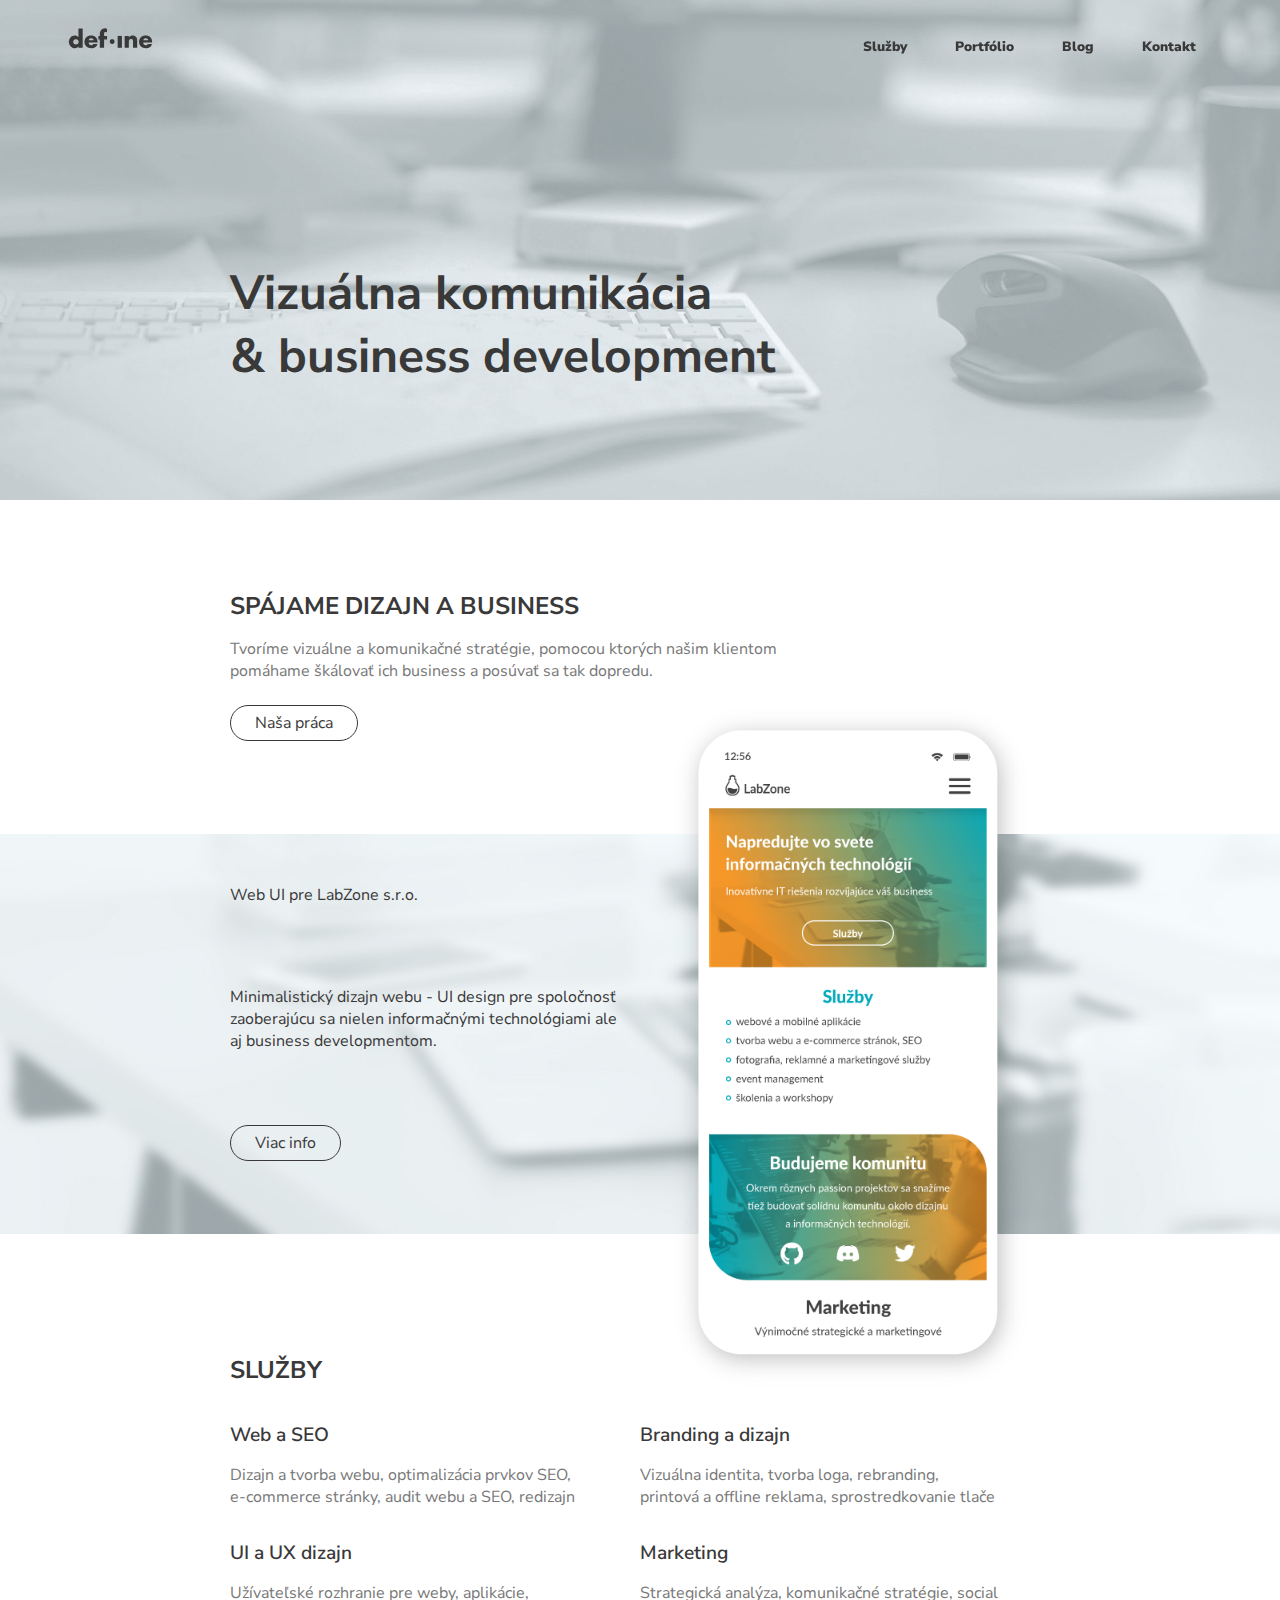
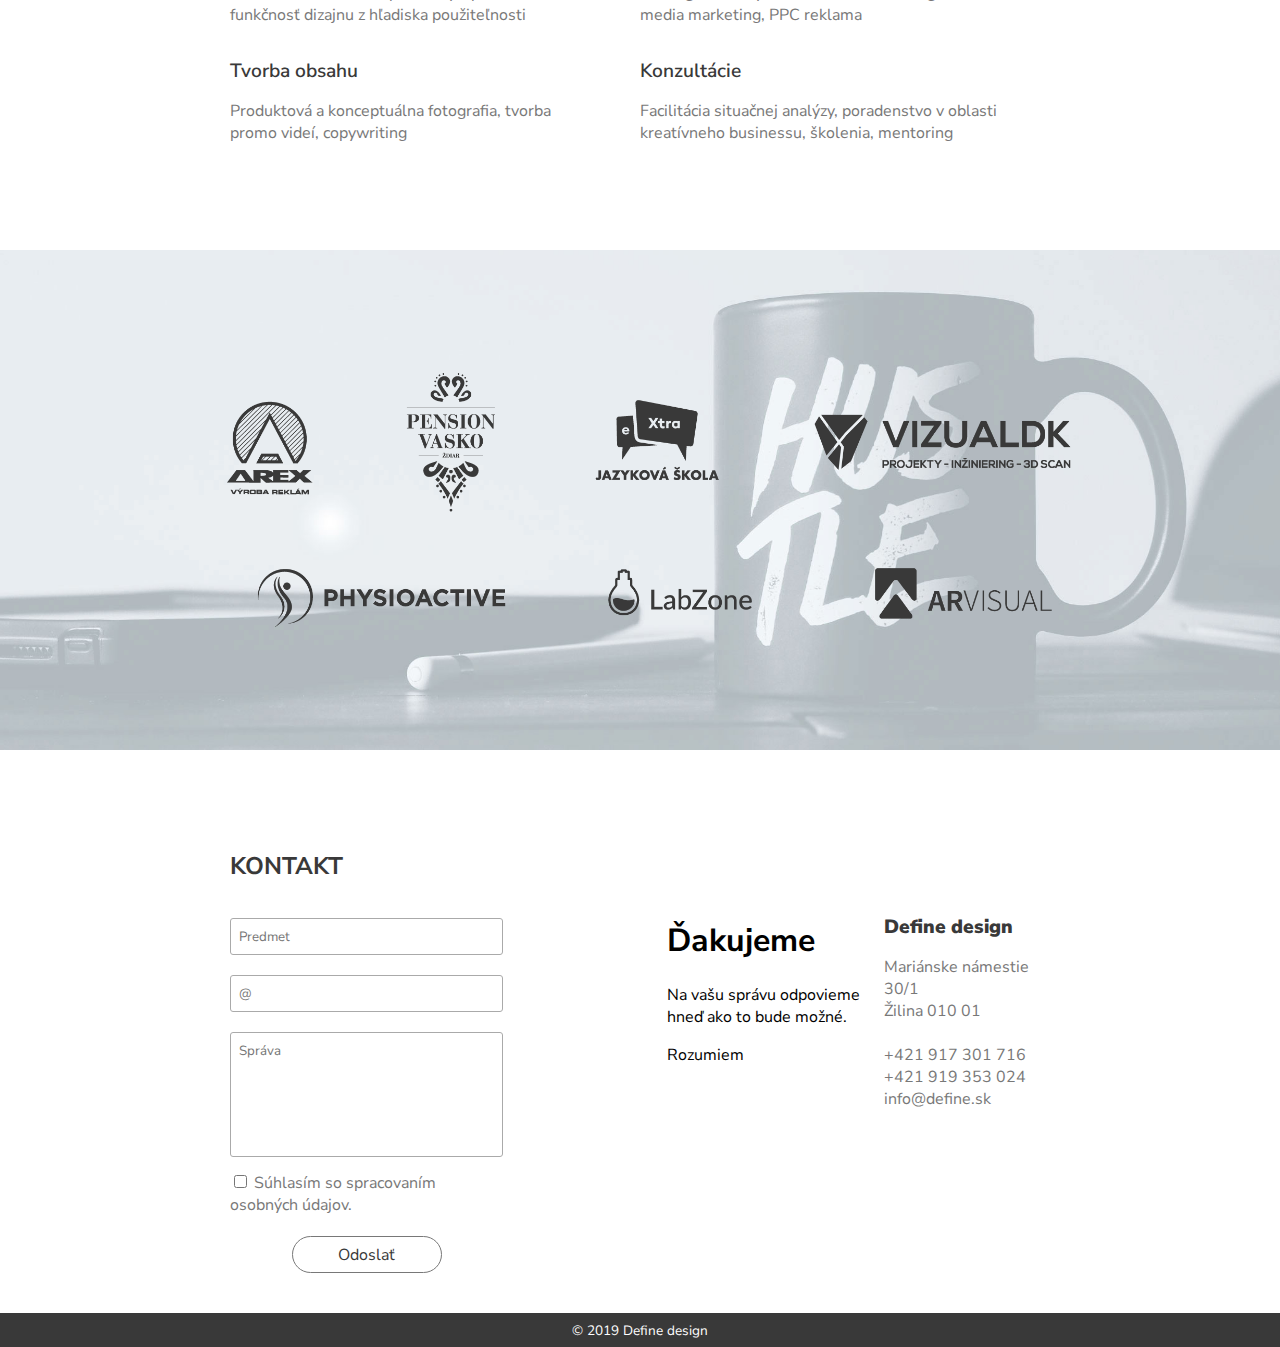
<file: index.html>
<!DOCTYPE html>
<html lang="sk">
<head>
      <meta charset="UTF-8">
      <meta name="viewport" content="width=device-width, initial-scale=1.0">
      <meta http-equiv="X-UA-Compatible" content="ie=edge">
      <title>Define - Dizajn, stratégia, branding</title>
      <link rel="stylesheet" href="mains.css">
      <link href="https://fonts.googleapis.com/css?family=Nunito+Sans:400,600,900" rel="stylesheet">
      <link rel="stylesheet" href="https://use.fontawesome.com/releases/v5.0.13/css/all.css" integrity="sha384-DNOHZ68U8hZfKXOrtjWvjxusGo9WQnrNx2sqG0tfsghAvtVlRW3tvkXWZh58N9jp" crossorigin="anonymous">
      <link rel="shortcut icon" type="image/png" href="imgs/define_favicon.png"/>
      <meta name="keywords" content="define, logo, dizajn, UX, UI, web, SEO, tvorba, webstránky, online, business, video, fotograf, produkt, marketing, stratégia, Žilina, design, SEO optimalizácia, UX dizajn, development, copywriting, fotografie, content, agentúra, kreatívny, coaching, mentoring, konzultácie, typografia, grafika, tlač, PPC, adwords">
      <meta property="og:url" content="https://www.define.sk/">
      <meta property="og:title" content="Define - dizajn & business">
      <meta property="og:description" content="Spájame dizajn a business. Tvoríme vizuálne a komunikačné stratégie
      s cieľom rozvíjať business našich klientov. Branding, UI/UX dizajn, tvorba webstránok,
      strategická analýza, SEO a content marketing sú nástroje, ktorými pomáhame klientom
      dosiahnuť reálne výsledky.">
      <meta property="og:image" content="https://www.define.sk/imgs/main_bg.jpg">
      <meta property="og:image:width" content="1200">
      <meta property="og:image:height" content="630">
      <meta name="description" content="Spájame dizajn a business. Tvoríme vizuálne a komunikačné stratégie
      s cieľom rozvíjať business našich klientov. Branding, UI/UX dizajn, tvorba webstránok,
      strategická analýza, SEO a content marketing sú nástroje, ktorými pomáhame klientom
      dosiahnuť reálne výsledky.">
</head>
<body>
      <div class="container">
            <nav id="nav" class="origNav">
                  <input type="checkbox" id="navBtn" class="hidden" onclick="fun()">
                  <label for="navBtn" class="nav-btn"><i class="ibtn"></i><i class="ibtn"></i><i class="ibtn"></i></label>
                  <div class="logo">
                        <a href="https://www.define.sk/">
                              <svg class="mainLogo" version="1.1" id="Layer_1" xmlns="http://www.w3.org/2000/svg" xmlns:xlink="http://www.w3.org/1999/xlink" x="0px" y="0px" viewBox="0 0 300 78" style="enable-background:new 0 0 300 78;" xml:space="preserve">
                              <style type="text/css">
                              .st0{fill:#393939;}
                              </style>
                              <g>
                              <g>
                                    <path class="st0" d="M37.1,68.9h-0.2c-1.3,2.1-3.1,3.6-5.5,4.6c-2.3,1-4.7,1.5-7.2,1.5c-3.1,0-5.9-0.6-8.5-1.8
                                          c-2.6-1.2-4.8-2.8-6.7-4.9c-1.9-2-3.3-4.4-4.4-7.1c-1-2.7-1.6-5.6-1.6-8.6s0.5-5.8,1.6-8.5c1-2.7,2.5-5.1,4.3-7.1s4-3.7,6.6-4.9
                                          s5.4-1.8,8.5-1.8c2.4,0,4.8,0.4,7.1,1.3c2.3,0.9,4.3,2.3,5.8,4.1V5.9h14.9v67.7H37.1V68.9z M28,43.2c-1.5,0-2.9,0.3-4,0.8
                                          c-1.2,0.5-2.2,1.2-3,2s-1.4,1.8-1.9,3c-0.4,1.1-0.7,2.4-0.7,3.7c0,2.7,0.8,4.9,2.5,6.7s4,2.7,7.1,2.7c3,0,5.4-0.9,7.1-2.7
                                          c1.7-1.8,2.5-4,2.5-6.7c0-1.3-0.2-2.5-0.7-3.7c-0.4-1.1-1.1-2.1-1.9-3c-0.8-0.8-1.8-1.5-3-2C30.9,43.5,29.5,43.2,28,43.2z"/>
                                    <path class="st0" d="M104.2,55.1H73c0,3,0.8,5.4,2.3,6.9c1.6,1.6,3.9,2.4,7,2.4c1.6,0,2.9-0.3,4.1-0.9s2.2-1.6,3-3h14.3
                                          c-0.6,2.4-1.6,4.6-3,6.4s-3,3.3-5,4.5c-1.9,1.2-4,2-6.3,2.6s-4.6,0.9-7,0.9c-3.5,0-6.7-0.5-9.7-1.5S67.2,71,65,69.1
                                          c-2.1-1.9-3.8-4.2-5.1-7c-1.2-2.8-1.8-6-1.8-9.5s0.6-6.6,1.7-9.4c1.1-2.8,2.7-5.1,4.8-7c2-1.9,4.5-3.4,7.3-4.4
                                          c2.8-1,6-1.6,9.4-1.6c3.6,0,6.9,0.5,9.7,1.6c2.8,1.1,5.2,2.6,7.2,4.7c2,2,3.5,4.4,4.5,7.3c1,2.9,1.6,6.1,1.6,9.7v1.6H104.2z
                                                M90.4,46.6c-0.4-2-1.4-3.6-3-4.8S84,40,82,40c-2.2,0-4.1,0.6-5.7,1.7c-1.6,1.1-2.7,2.8-3.1,4.9C73.2,46.6,90.4,46.6,90.4,46.6z"
                                          />
                                    <path class="st0" d="M127.3,73.6h-14.9V44h-5.2V31.7h5.2v-5.3c0-1.5,0-2.8,0.1-4.1c0.1-1.3,0.2-2.5,0.5-3.7s0.7-2.4,1.3-3.5
                                          c0.6-1.1,1.4-2.3,2.4-3.4c1.8-2.2,4-3.8,6.6-5c2.5-1.1,5.2-1.7,8-1.7c1.1,0,2.2,0.1,3.3,0.3c1,0.2,2.1,0.6,3.1,1.1v12.8
                                          c-0.9-0.4-1.7-0.7-2.5-1s-1.7-0.4-2.7-0.4c-1.9,0-3.2,0.6-4,1.7s-1.1,2.9-1.1,5.3v6.8h10.4V44h-10.4v29.6H127.3z"/>
                              </g>
                              <path class="st0" d="M155.9,43c1.1,0,2.2,0.2,3.2,0.7c1,0.4,1.9,1,2.7,1.8s1.4,1.6,1.8,2.7c0.4,1,0.7,2.1,0.7,3.2s-0.2,2.2-0.7,3.2
                                    c-0.4,1-1,1.9-1.8,2.7s-1.6,1.4-2.7,1.8c-1,0.4-2.1,0.7-3.2,0.7s-2.2-0.2-3.2-0.7c-1-0.4-1.9-1-2.7-1.8s-1.4-1.6-1.8-2.7
                                    c-0.4-1-0.7-2.1-0.7-3.2s0.2-2.2,0.7-3.2c0.4-1,1-1.9,1.8-2.7s1.6-1.4,2.7-1.8C153.7,43.2,154.7,43,155.9,43z"/>
                              <g>
                                    <path class="st0" d="M190.2,73.6h-14.9V31.7h14.9V73.6z"/>
                                    <path class="st0" d="M214.8,37.1h0.2c1.7-2.6,3.7-4.3,5.8-5.3s4.7-1.5,7.6-1.5c2.8,0,5.2,0.4,7.2,1.3c2,0.8,3.6,2,4.9,3.5
                                          c1.3,1.5,2.2,3.4,2.8,5.5s0.9,4.5,0.9,7.1v25.9h-14.8V53.2c0-1,0-2.1,0-3.3c0-1.3-0.2-2.5-0.6-3.7s-1-2.1-2-2.9
                                          c-0.9-0.8-2.3-1.1-4.2-1.1c-1.5,0-2.8,0.3-3.8,0.8s-1.8,1.2-2.4,2.1c-0.6,0.9-1,1.9-1.3,3.1c-0.2,1.2-0.4,2.4-0.4,3.7v21.7H200
                                          V31.7h14.9L214.8,37.1L214.8,37.1z"/>
                                    <path class="st0" d="M296.9,55.1h-31.3c0,3,0.8,5.4,2.3,6.9c1.6,1.6,3.9,2.4,7,2.4c1.6,0,3-0.3,4.1-0.9c1.2-0.6,2.2-1.6,3-3h14.3
                                          c-0.6,2.4-1.6,4.6-3,6.4s-3,3.3-5,4.5c-1.9,1.2-4,2-6.3,2.6s-4.6,0.9-7,0.9c-3.5,0-6.7-0.5-9.7-1.5s-5.5-2.4-7.7-4.3
                                          c-2.1-1.9-3.8-4.2-5.1-7c-1.2-2.8-1.8-6-1.8-9.5s0.6-6.6,1.7-9.4c1.1-2.8,2.7-5.1,4.8-7c2-1.9,4.5-3.4,7.3-4.4
                                          c2.8-1,6-1.6,9.4-1.6c3.6,0,6.9,0.5,9.7,1.6c2.8,1.1,5.2,2.6,7.2,4.7c2,2,3.5,4.4,4.5,7.3c1,2.9,1.6,6.1,1.6,9.7L296.9,55.1
                                          L296.9,55.1z M283.1,46.6c-0.4-2-1.4-3.6-3-4.8s-3.4-1.8-5.4-1.8c-2.2,0-4.1,0.6-5.7,1.7c-1.6,1.1-2.7,2.8-3.1,4.9
                                          C265.9,46.6,283.1,46.6,283.1,46.6z"/>
                              </g>
                              </g>
                              </svg>
                        </a>
                  </div>
                  <div class="nav-wrapper hidden" id="mobileMenu">
                        <ul id="menu">
                              <li><a class="menuItem menuServBtn" href="#" data-scroll="servScroll">Služby</a></li>
                              <li><a class="menuItem" href="portfolio">Portfólio</a></li>
                              <li><a class="menuItem" href="https://www.define.sk/blog">Blog</a></li>
                              <li><a class="menuItem menuContBtn" href="#" data-scroll="contScroll">Kontakt</a></li>
                        </ul>
                  </div>
            </nav>
            <div class="mainImg">
                  <h1 class="tagline">Vizuálna komunikácia <br>& business development</h1>
            </div>
      </div>
      <main>
            <section class="aboutUs">
                  <h1 class="header">SPÁJAME DIZAJN A BUSINESS</h1>
                  <p class="par">Tvoríme vizuálne a komunikačné stratégie, pomocou ktorých našim klientom
                              pomáhame škálovať ich business a posúvať sa tak dopredu.</p>
                  <wrapper><a href="portfolio">Naša práca<span><i class="fa fa-caret-right"></i></span></a></wrapper>
            </section>
            <section class="caseStudy">
                  <div class="containCs">
                        <p class="linkCs">Web UI pre <a href="https://www.labzone.sk/">LabZone s.r.o.</a></p>
                        <p class="par">
                                    Minimalistický dizajn webu - UI design pre spoločnosť
                                    zaoberajúcu sa nielen informačnými technológiami ale aj business developmentom.
                        </p>
                        <wrapper><a class="btnCs" href="labzone">Viac info<span><i class="fa fa-caret-right"></i></span></a></wrapper>
                  </div>
                  <img src="imgs/labzone_cs_phone.png" class="labzoneCsPhone">
            </section>
            <section id="servScroll" class="services section">
                  <div class="containSer">
                        <h1 class="header">SLUŽBY</h1>
                        <div class="serFlex">
                              <div class="servCluster">
                                    <div class="servUnit">
                                          <h2 class="subhead">Web a SEO</h2>
                                          <p class="par">Dizajn a tvorba webu, optimalizácia prvkov SEO,
                                                      e-commerce stránky, audit webu a SEO, redizajn</p>
                                    </div>
                                    <div class="servUnit">
                                          <h2 class="subhead">Branding a dizajn</h2>
                                          <p class="par">Vizuálna identita, tvorba loga, rebranding,
                                                printová a offline reklama, sprostredkovanie tlače
                                          </p>
                                    </div>
                              </div>
                              <div class="servCluster">
                                    <div class="servUnit">
                                          <h2 class="subhead">UI a UX dizajn</h2>
                                          <p class="par">Užívateľské rozhranie pre weby, aplikácie,
                                                      funkčnosť dizajnu z hľadiska použiteľnosti</p>
                                    </div>
                                    <div class="servUnit">
                                          <h2 class="subhead">Marketing</h2>
                                          <p class="par">Strategická analýza, komunikačné stratégie,
                                                      social media marketing, PPC reklama</p>
                                    </div>
                              </div>
                              <div class="servCluster">
                                    <div class="servUnit">
                                          <h2 class="subhead">Tvorba obsahu</h2>
                                          <p class="par">Produktová a konceptuálna fotografia, tvorba
                                                      promo videí, copywriting</p>
                                    </div>
                                    <div class="servUnit">
                                          <h2 class="subhead">Konzultácie</h2>
                                          <p class="par">Facilitácia situačnej analýzy, poradenstvo
                                                      v oblasti kreatívneho businessu, školenia, mentoring</p>
                                    </div>
                              </div>
                        </div>
                  </div>
            </section>
            <section class="testimonials">
                  <div class="testimonialsLogos"></div>
            </section>
            <section class="contact section" id="contScroll">
                  <div class="containCont">
                        <h1 class="header">KONTAKT</h1>
                        <div class="contForm">
                              <form class="contact_form calendar" action="php.php" method="POST" autocomplete="off">
                                    <input class="input-subject" id="subject" type="text" name="subj" required placeholder="Predmet">
                                    <input class="input-email" id="userEmail" type="email" name="email" required placeholder="@">
                                    <textarea class="input-message" id="message" type="text" name="message" rows="10" cols="30" required placeholder="Správa"></textarea>
                                    <div>
                                          <input type="checkbox" id="gdpr" name="gdpr" style="margin-top:18px;" required>
                                          <label for="gdpr" class="gdpr">Súhlasím so spracovaním osobných údajov.</label>
                                    </div>
                                    <input id="submit" type="submit" name="submit" value="Odoslať">
                              </form>
                              <div class="successAlert">
                                    <h1>Ďakujeme</h1>
                                    <p>Na vašu správu odpovieme hneď ako to bude možné.</p>
                                    <wrapper><a class="okBtn" id="okBtn">Rozumiem<span><i class="fa fa-caret-right"></i></span></a></wrapper>
                              </div>
                              <div class="contInfo">
                                     <h2 class="subhead">Define design</h2>
                                     <p class="par">
                                           Mariánske námestie 30/1<br>
                                           Žilina 010 01<br>
                                           <br>
                                           +421 917 301 716<br>
                                           +421 919 353 024<br>
                                           info@define.sk
                                     </p>
                                     <div class="socialMedia">
                                          <a href="https://www.linkedin.com/in/michal-%C5%BE%C3%A1k-62a89a156/" target="_blank"><i class="fab fa-linkedin-in"></i></a>
                                          <a href="https://www.facebook.com/definedsgn/" target="_blank"><i class="fab fa-facebook-f"></i></a>
                                          <a href="https://www.instagram.com/define_dsgn/" target="_blank"><i class="fab fa-instagram"></i></a>
                                     </div>
                              </div>
                        </div>
                  </div>
            </section>
      </main>
      <footer>
            <p>&copy; 2019 Define design</p>
      </footer>
      <script src="js/main.js"></script>
</body>
</html>
</file>
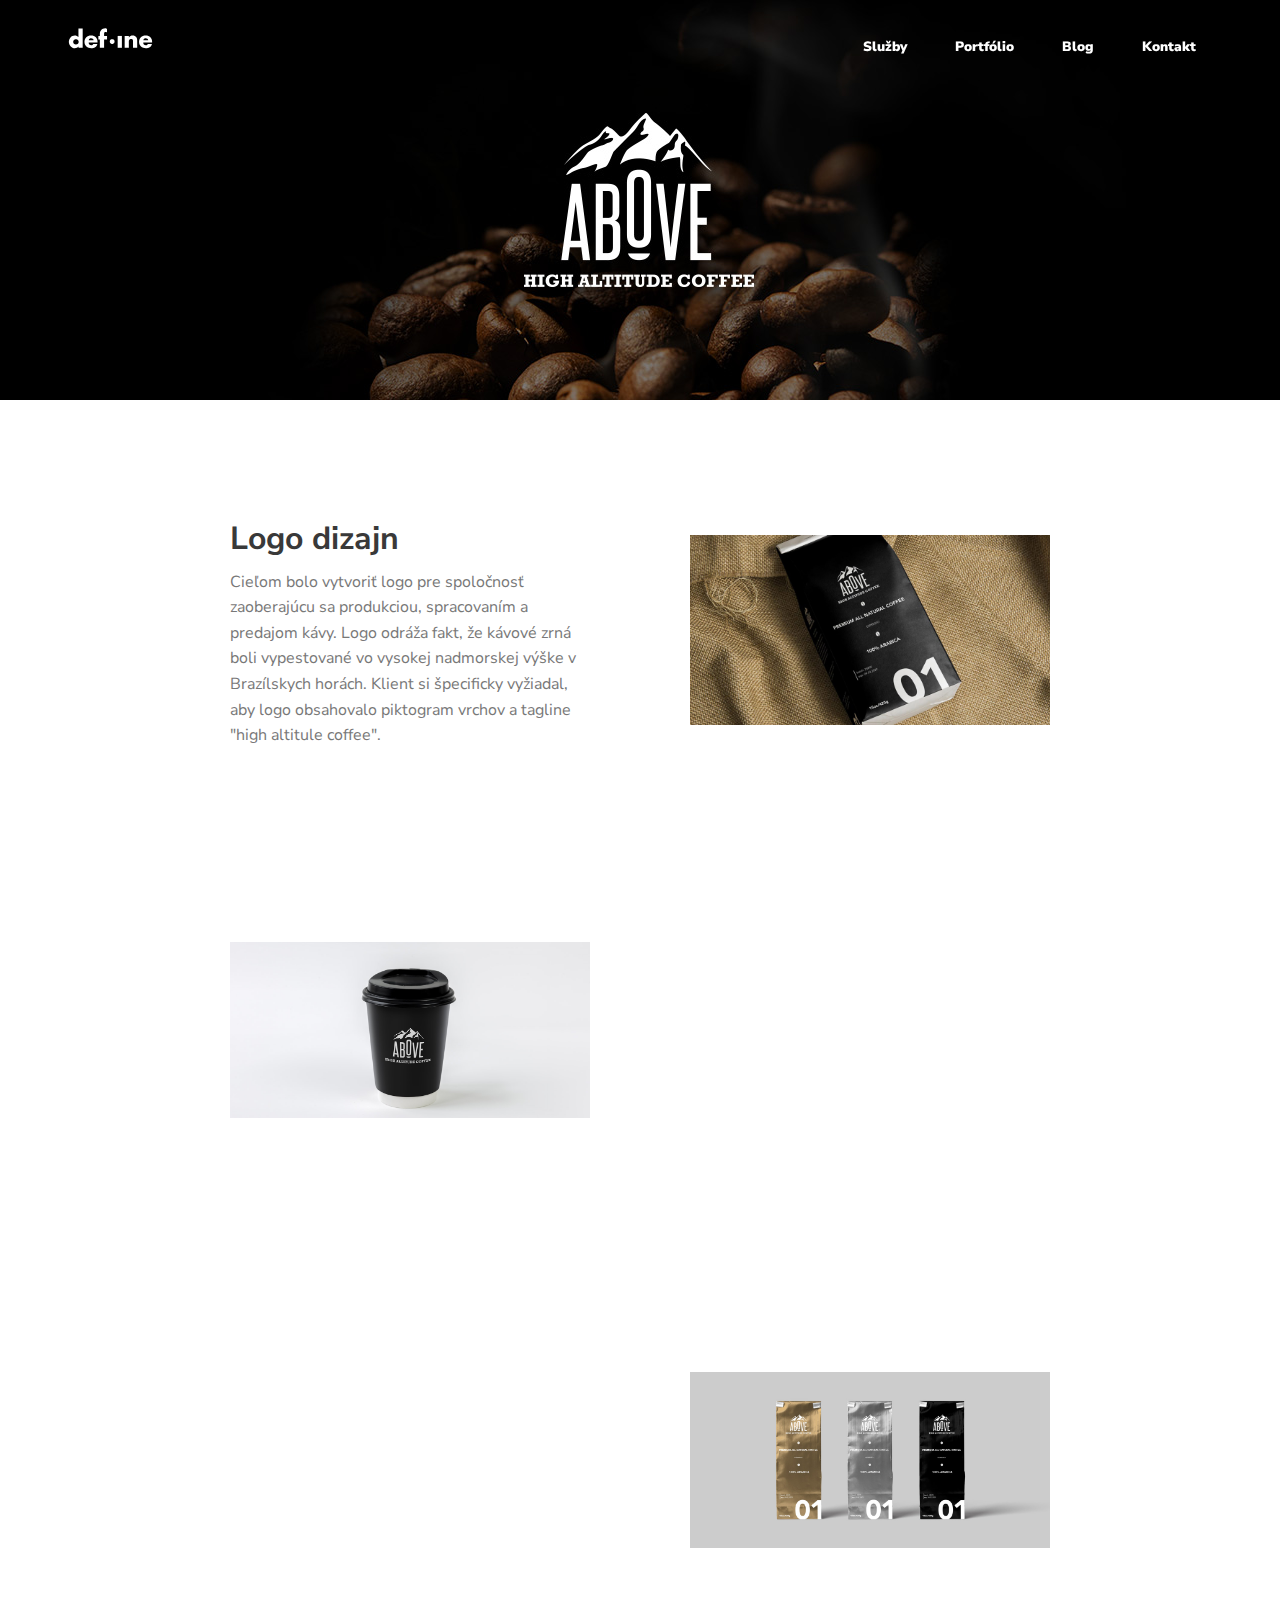
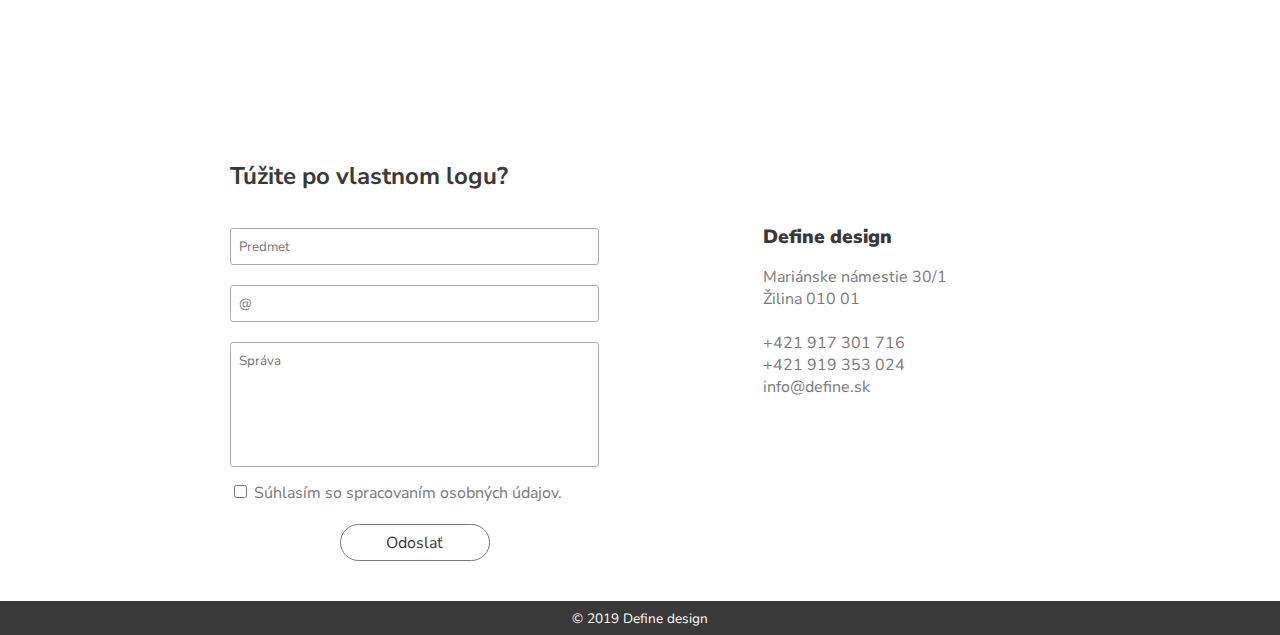
<file: above.html>
<!DOCTYPE html>
<html lang="sk">
<head>
      <meta charset="UTF-8">
      <meta name="viewport" content="width=device-width, initial-scale=1.0">
      <meta http-equiv="X-UA-Compatible" content="ie=edge">
      <title>Define - Logo dizajn pre Above</title>
      <link rel="stylesheet" href="above.css">
      <link href="https://fonts.googleapis.com/css?family=Nunito+Sans:400,600,900" rel="stylesheet">
      <link rel="stylesheet" href="https://use.fontawesome.com/releases/v5.0.13/css/all.css" integrity="sha384-DNOHZ68U8hZfKXOrtjWvjxusGo9WQnrNx2sqG0tfsghAvtVlRW3tvkXWZh58N9jp" crossorigin="anonymous">
      <link rel="shortcut icon" type="image/png" href="imgs/define_favicon.png"/>
      <meta name="keywords" content="define, logo, dizajn, UX, UI, web, SEO, tvorba, webstránky, online, business, video, fotograf, produkt, marketing, stratégia, Žilina, design, SEO optimalizácia, UX dizajn, development, copywriting, fotografie, content, agentúra, kreatívny, coaching, mentoring, konzultácie, typografia, grafika, tlač, PPC, adwords">
      <meta property="og:url" content="https://www.define.sk/above">
      <meta property="og:title" content="Define - Logo dizajn pre Above coffee">
      <meta property="og:description" content="Spájame dizajn a business. Tvoríme vizuálne a komunikačné stratégie
      s cieľom rozvíjať business našich klientov. Branding, UI/UX dizajn, tvorba webstránok,
      strategická analýza, SEO a content marketing sú nástroje, ktorými pomáhame klientom
      dosiahnuť stanovené ciele.">
      <meta property="og:image" content="https://www.define.sk/imgs/above/abovetop.jpg">
      <meta property="og:image:width" content="1200">
      <meta property="og:image:height" content="630">
      <meta name="description" content="Spájame dizajn a business. Tvoríme vizuálne a komunikačné stratégie
                                          s cieľom rozvíjať business našich klientov. Branding, UI/UX dizajn, tvorba webstránok,
                                          strategická analýza, SEO a content marketing sú nástroje, ktorými pomáhame klientom
                                          dosiahnuť stanovené ciele.">
</head>
<body>
      <div class="container">
            <nav id="nav" class="origNav">
                  <input type="checkbox" id="navBtn" class="hidden" onclick="fun()">
                  <label for="navBtn" class="nav-btn"><i class="ibtn"></i><i class="ibtn"></i><i class="ibtn"></i></label>
                  <div class="logo">
                        <a href="https://www.define.sk/">
                              <svg class="mainLogo" version="1.1" id="Layer_1" xmlns="http://www.w3.org/2000/svg" xmlns:xlink="http://www.w3.org/1999/xlink" x="0px" y="0px" viewBox="0 0 300 78" style="enable-background:new 0 0 300 78;" xml:space="preserve">
                              <style type="text/css">
                              .st0{fill:#fff;}
                              </style>
                              <g>
                              <g>
                                    <path class="st0" d="M37.1,68.9h-0.2c-1.3,2.1-3.1,3.6-5.5,4.6c-2.3,1-4.7,1.5-7.2,1.5c-3.1,0-5.9-0.6-8.5-1.8
                                          c-2.6-1.2-4.8-2.8-6.7-4.9c-1.9-2-3.3-4.4-4.4-7.1c-1-2.7-1.6-5.6-1.6-8.6s0.5-5.8,1.6-8.5c1-2.7,2.5-5.1,4.3-7.1s4-3.7,6.6-4.9
                                          s5.4-1.8,8.5-1.8c2.4,0,4.8,0.4,7.1,1.3c2.3,0.9,4.3,2.3,5.8,4.1V5.9h14.9v67.7H37.1V68.9z M28,43.2c-1.5,0-2.9,0.3-4,0.8
                                          c-1.2,0.5-2.2,1.2-3,2s-1.4,1.8-1.9,3c-0.4,1.1-0.7,2.4-0.7,3.7c0,2.7,0.8,4.9,2.5,6.7s4,2.7,7.1,2.7c3,0,5.4-0.9,7.1-2.7
                                          c1.7-1.8,2.5-4,2.5-6.7c0-1.3-0.2-2.5-0.7-3.7c-0.4-1.1-1.1-2.1-1.9-3c-0.8-0.8-1.8-1.5-3-2C30.9,43.5,29.5,43.2,28,43.2z"/>
                                    <path class="st0" d="M104.2,55.1H73c0,3,0.8,5.4,2.3,6.9c1.6,1.6,3.9,2.4,7,2.4c1.6,0,2.9-0.3,4.1-0.9s2.2-1.6,3-3h14.3
                                          c-0.6,2.4-1.6,4.6-3,6.4s-3,3.3-5,4.5c-1.9,1.2-4,2-6.3,2.6s-4.6,0.9-7,0.9c-3.5,0-6.7-0.5-9.7-1.5S67.2,71,65,69.1
                                          c-2.1-1.9-3.8-4.2-5.1-7c-1.2-2.8-1.8-6-1.8-9.5s0.6-6.6,1.7-9.4c1.1-2.8,2.7-5.1,4.8-7c2-1.9,4.5-3.4,7.3-4.4
                                          c2.8-1,6-1.6,9.4-1.6c3.6,0,6.9,0.5,9.7,1.6c2.8,1.1,5.2,2.6,7.2,4.7c2,2,3.5,4.4,4.5,7.3c1,2.9,1.6,6.1,1.6,9.7v1.6H104.2z
                                                M90.4,46.6c-0.4-2-1.4-3.6-3-4.8S84,40,82,40c-2.2,0-4.1,0.6-5.7,1.7c-1.6,1.1-2.7,2.8-3.1,4.9C73.2,46.6,90.4,46.6,90.4,46.6z"
                                          />
                                    <path class="st0" d="M127.3,73.6h-14.9V44h-5.2V31.7h5.2v-5.3c0-1.5,0-2.8,0.1-4.1c0.1-1.3,0.2-2.5,0.5-3.7s0.7-2.4,1.3-3.5
                                          c0.6-1.1,1.4-2.3,2.4-3.4c1.8-2.2,4-3.8,6.6-5c2.5-1.1,5.2-1.7,8-1.7c1.1,0,2.2,0.1,3.3,0.3c1,0.2,2.1,0.6,3.1,1.1v12.8
                                          c-0.9-0.4-1.7-0.7-2.5-1s-1.7-0.4-2.7-0.4c-1.9,0-3.2,0.6-4,1.7s-1.1,2.9-1.1,5.3v6.8h10.4V44h-10.4v29.6H127.3z"/>
                              </g>
                              <path class="st0" d="M155.9,43c1.1,0,2.2,0.2,3.2,0.7c1,0.4,1.9,1,2.7,1.8s1.4,1.6,1.8,2.7c0.4,1,0.7,2.1,0.7,3.2s-0.2,2.2-0.7,3.2
                                    c-0.4,1-1,1.9-1.8,2.7s-1.6,1.4-2.7,1.8c-1,0.4-2.1,0.7-3.2,0.7s-2.2-0.2-3.2-0.7c-1-0.4-1.9-1-2.7-1.8s-1.4-1.6-1.8-2.7
                                    c-0.4-1-0.7-2.1-0.7-3.2s0.2-2.2,0.7-3.2c0.4-1,1-1.9,1.8-2.7s1.6-1.4,2.7-1.8C153.7,43.2,154.7,43,155.9,43z"/>
                              <g>
                                    <path class="st0" d="M190.2,73.6h-14.9V31.7h14.9V73.6z"/>
                                    <path class="st0" d="M214.8,37.1h0.2c1.7-2.6,3.7-4.3,5.8-5.3s4.7-1.5,7.6-1.5c2.8,0,5.2,0.4,7.2,1.3c2,0.8,3.6,2,4.9,3.5
                                          c1.3,1.5,2.2,3.4,2.8,5.5s0.9,4.5,0.9,7.1v25.9h-14.8V53.2c0-1,0-2.1,0-3.3c0-1.3-0.2-2.5-0.6-3.7s-1-2.1-2-2.9
                                          c-0.9-0.8-2.3-1.1-4.2-1.1c-1.5,0-2.8,0.3-3.8,0.8s-1.8,1.2-2.4,2.1c-0.6,0.9-1,1.9-1.3,3.1c-0.2,1.2-0.4,2.4-0.4,3.7v21.7H200
                                          V31.7h14.9L214.8,37.1L214.8,37.1z"/>
                                    <path class="st0" d="M296.9,55.1h-31.3c0,3,0.8,5.4,2.3,6.9c1.6,1.6,3.9,2.4,7,2.4c1.6,0,3-0.3,4.1-0.9c1.2-0.6,2.2-1.6,3-3h14.3
                                          c-0.6,2.4-1.6,4.6-3,6.4s-3,3.3-5,4.5c-1.9,1.2-4,2-6.3,2.6s-4.6,0.9-7,0.9c-3.5,0-6.7-0.5-9.7-1.5s-5.5-2.4-7.7-4.3
                                          c-2.1-1.9-3.8-4.2-5.1-7c-1.2-2.8-1.8-6-1.8-9.5s0.6-6.6,1.7-9.4c1.1-2.8,2.7-5.1,4.8-7c2-1.9,4.5-3.4,7.3-4.4
                                          c2.8-1,6-1.6,9.4-1.6c3.6,0,6.9,0.5,9.7,1.6c2.8,1.1,5.2,2.6,7.2,4.7c2,2,3.5,4.4,4.5,7.3c1,2.9,1.6,6.1,1.6,9.7L296.9,55.1
                                          L296.9,55.1z M283.1,46.6c-0.4-2-1.4-3.6-3-4.8s-3.4-1.8-5.4-1.8c-2.2,0-4.1,0.6-5.7,1.7c-1.6,1.1-2.7,2.8-3.1,4.9
                                          C265.9,46.6,283.1,46.6,283.1,46.6z"/>
                              </g>
                              </g>
                              </svg>
                        </a>
                  </div>
                  <div class="nav-wrapper hidden" id="mobileMenu">
                        <ul id="menu">
                              <li><a class="menuItem menuServBtn" href="index.html#servScroll">Služby</a></li>
                              <li><a class="menuItem" href="portfolio">Portfólio</a></li>
                              <li><a class="menuItem" href="https://www.define.sk/blog">Blog</a></li>
                              <li><a class="menuItem menuContBtn" href="index.html#contScroll">Kontakt</a></li>
                        </ul>
                  </div>
            </nav>
            </div>
      </div>
      <main>
           <div class="topCont"><div class="topImg"></div></div>
            <div class="flexMain">
                  <div class="text">
                        <h1>Logo dizajn</h1>
                        <p>Cieľom bolo vytvoriť logo pre spoločnosť zaoberajúcu sa produkciou, spracovaním a predajom kávy. Logo odráža fakt, že kávové zrná boli vypestované vo vysokej nadmorskej výške v Brazílskych horách. Klient si špecificky vyžiadal, aby logo obsahovalo piktogram vrchov a tagline "high altitule coffee".</p>
                  </div>
                  <div class="imgUp pop" data-name="one"></div>
            </div>
            <div class="flexMain flip">
                  <div class="text2 init fade">
                        <p>Finálnemu návrhu predchádzalo zopár variánt, pričom sa zachovali vybrané elementy a štvorcová kompozícia, kvôli lepšej čitateľnosti aj pri menších rozlíšeniach. Po typografickej stránke boli skombinované moderné prvky condensed písma Steelfish, ktoré boli akcentované klasickým slab-serifovým Rockwellom.</p>
                  </div>
                  <div class="imgUp2 pop" data-name="two"></div>
            </div>
            <div class="flexMain">
                  <div class="text init fade">
                        <p>Nakoniec bola vyhotovená vizualizácia packagingu. Typografia a elementy použité v dizajne obalu podčiarkujú celkový nádych minimalistickej vizuálnej komunikácie. Kontrast čiernej a bielej v matnom prevedení zabezpečí dostatočný shelf-presence, a vizuálne vyčlení produkt od konkurencie.</p>
                  </div>
                  <div class="imgUp3 pop" data-name="three"></div>
            </div>
      </main>
      <div class="zoomImg1 close">
            <div class="zImg1"></div>
      </div>
      <div class="zoomImg2 close">
            <div class="zImg2"></div>
      </div>
      <div class="zoomImg3 close">
            <div class="zImg3"></div>
      </div>
      <section class="contact section" id="contScroll">
            <div class="containCont">
                  <h1 class="header">Túžite po vlastnom logu?</h1>
                  <div class="contForm">
                        <form class="contact_form calendar" action="php.php" method="POST" autocomplete="off">
                              <input class="input-subject" id="subject" type="text" name="subj" required placeholder="Predmet">
                              <input class="input-email" id="userEmail" type="email" name="email" required placeholder="@">
                              <textarea class="input-message" id="message" type="text" name="message" rows="10" cols="30" required placeholder="Správa"></textarea>
                              <div>
                                    <input type="checkbox" id="gdpr" name="gdpr" style="margin-top:18px;" required>
                                    <label for="gdpr" class="gdpr">Súhlasím so spracovaním osobných údajov.</label>
                              </div>
                              <input id="submit" type="submit" name="submit" value="Odoslať">
                        </form>
                        <div class="successAlert">
                              <h1>Ďakujeme</h1>
                              <p>Na vašu správu odpovieme hneď ako to bude možné.</p>
                              <wrapper><a class="okBtn" id="okBtn">Rozumiem<span><i class="fa fa-caret-right"></i></span></a></wrapper>
                        </div>
                        <div class="contInfo">
                                    <h2 class="subhead">Define design</h2>
                                    <p class="par">
                                          Mariánske námestie 30/1<br>
                                          Žilina 010 01<br>
                                          <br>
                                          +421 917 301 716<br>
                                          +421 919 353 024<br>
                                          info@define.sk
                                    </p>
                                    <div class="socialMedia">
                                    <a href="https://www.linkedin.com/in/michal-%C5%BE%C3%A1k-62a89a156/" target="_blank"><i class="fab fa-linkedin-in"></i></a>
                                    <a href="https://www.facebook.com/definedsgn/" target="_blank"><i class="fab fa-facebook-f"></i></a>
                                    <a href="https://www.instagram.com/define_dsgn/" target="_blank"><i class="fab fa-instagram"></i></a>
                                    </div>
                        </div>
                  </div>
            </div>
      </section>
      <footer>
            <p>&copy; 2019 Define design</p>
      </footer>
      <script src="js/above.js"></script>
</body>
</html>
</file>
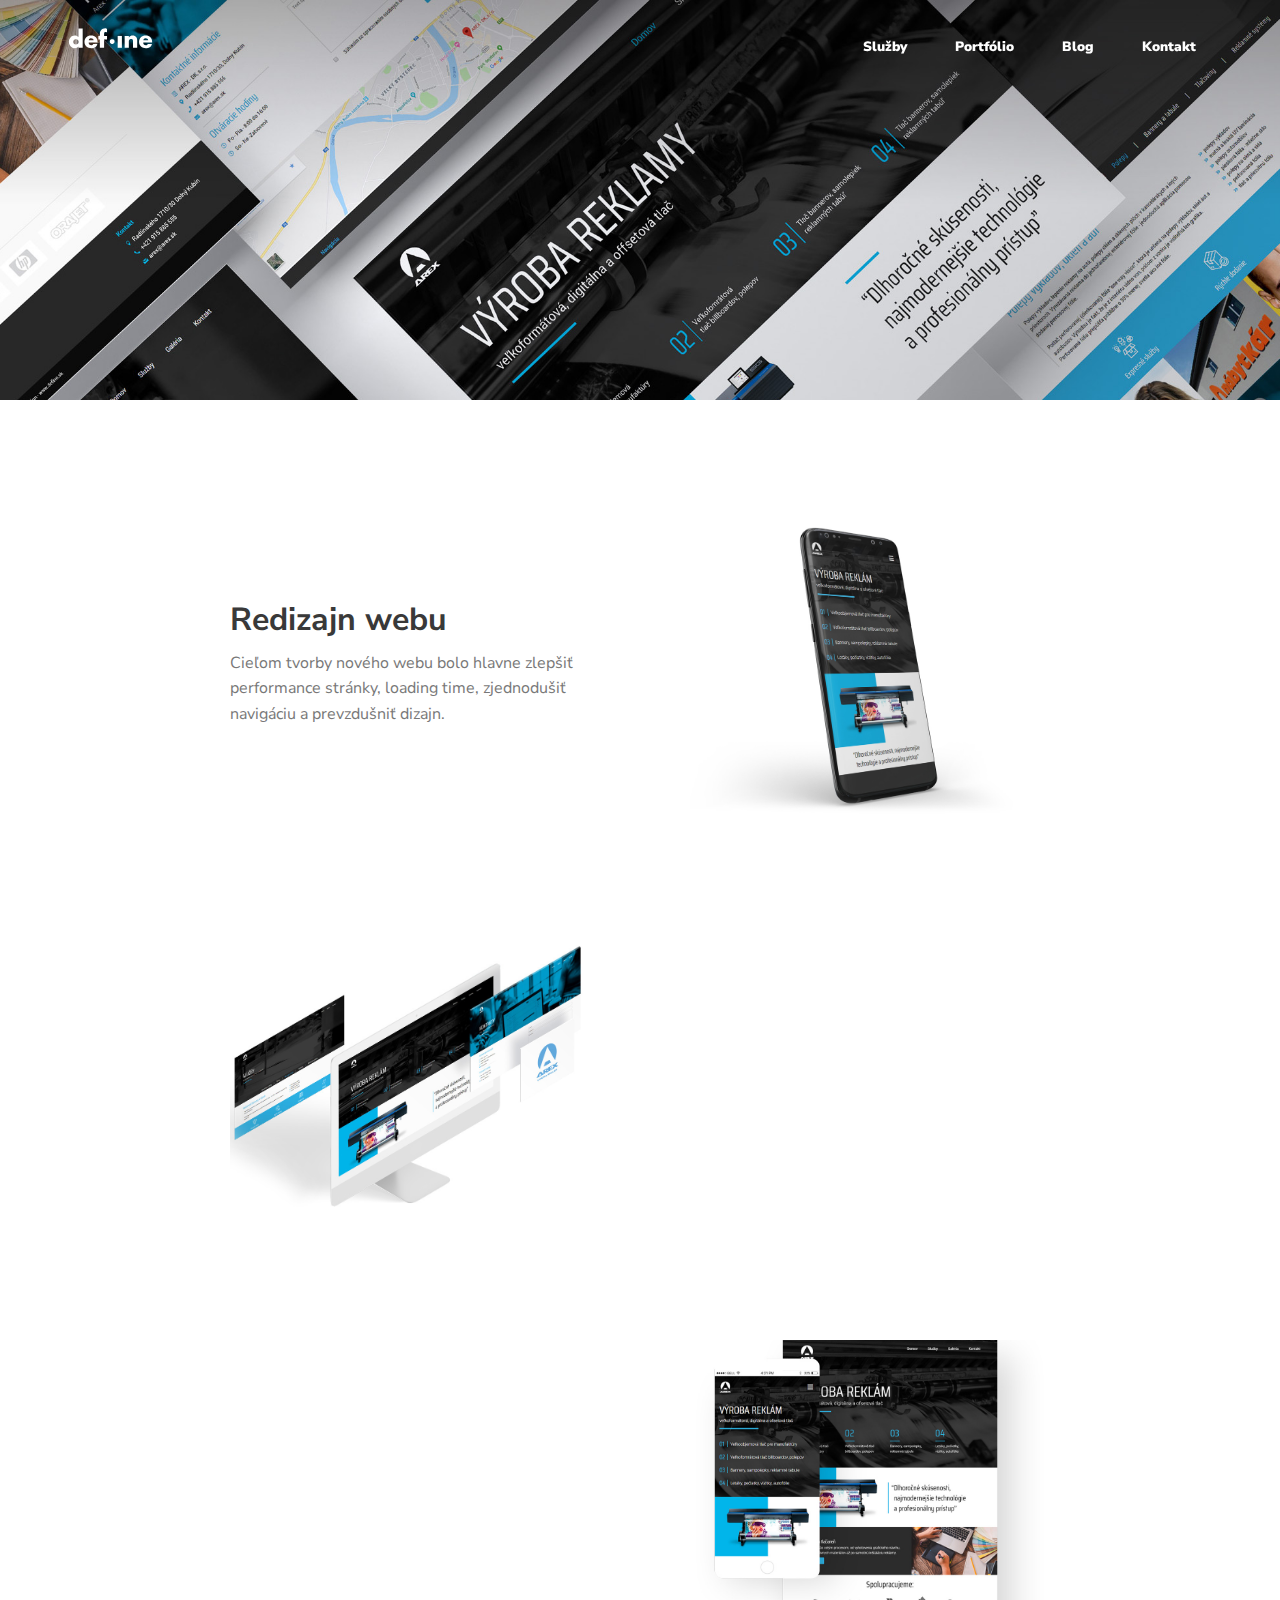
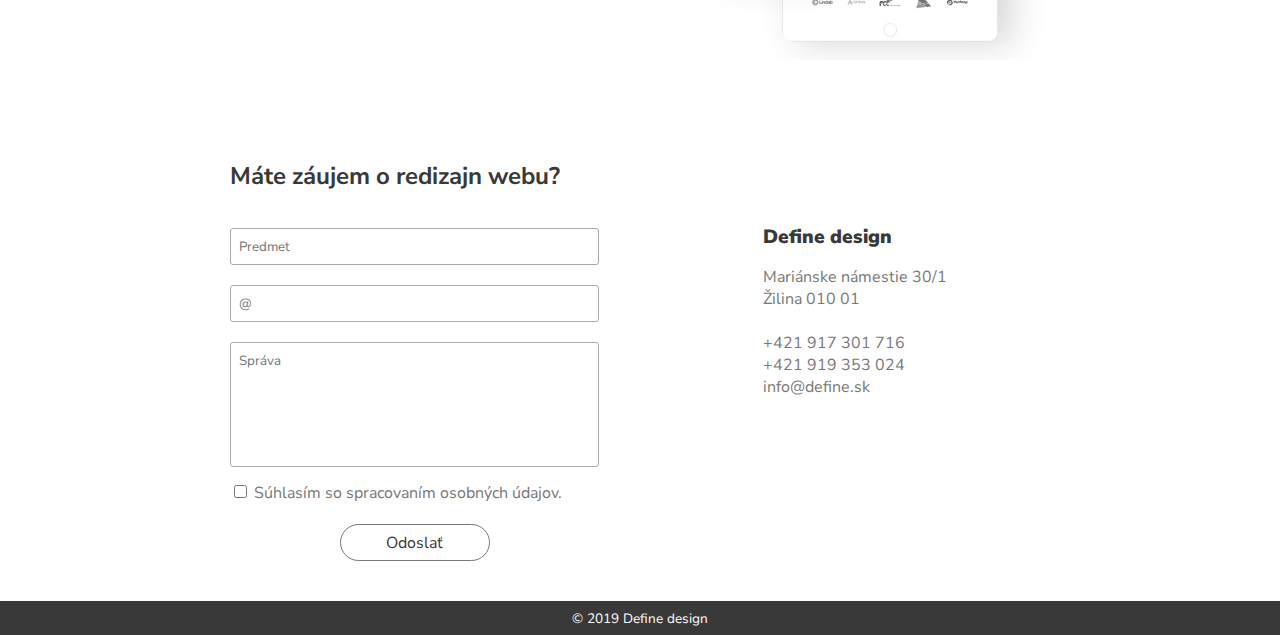
<file: arex.html>
<!DOCTYPE html>
<html lang="sk">
<head>
      <meta charset="UTF-8">
      <meta name="viewport" content="width=device-width, initial-scale=1.0">
      <meta http-equiv="X-UA-Compatible" content="ie=edge">
      <title>Define - Web development pre Arex DK</title>
      <link rel="stylesheet" href="arex.css">
      <link href="https://fonts.googleapis.com/css?family=Nunito+Sans:400,600,900" rel="stylesheet">
      <link rel="stylesheet" href="https://use.fontawesome.com/releases/v5.0.13/css/all.css" integrity="sha384-DNOHZ68U8hZfKXOrtjWvjxusGo9WQnrNx2sqG0tfsghAvtVlRW3tvkXWZh58N9jp" crossorigin="anonymous">
      <link rel="shortcut icon" type="image/png" href="imgs/define_favicon.png"/>
      <meta name="keywords" content="define, logo, dizajn, UX, UI, web, SEO, tvorba, webstránky, online, business, video, fotograf, produkt, marketing, stratégia, Žilina, design, SEO optimalizácia, UX dizajn, development, copywriting, fotografie, content, agentúra, kreatívny, coaching, mentoring, konzultácie, typografia, grafika, tlač, PPC, adwords">
      <meta property="og:url" content="https://www.define.sk/arex">
      <meta property="og:title" content="Define - Web development pre Arex DK">
      <meta property="og:description" content="Spájame dizajn a business. Tvoríme vizuálne a komunikačné stratégie
      s cieľom rozvíjať business našich klientov. Branding, UI/UX dizajn, tvorba webstránok,
      strategická analýza, SEO a content marketing sú nástroje, ktorými pomáhame klientom
      dosiahnuť stanovené ciele.">
      <meta property="og:image" content="https://www.define.sk/imgs/arex/arex_head.jpg">
      <meta property="og:image:width" content="1200">
      <meta property="og:image:height" content="630">
      <meta name="description" content="Spájame dizajn a business. Tvoríme vizuálne a komunikačné stratégie
                                          s cieľom rozvíjať business našich klientov. Branding, UI/UX dizajn, tvorba webstránok,
                                          strategická analýza, SEO a content marketing sú nástroje, ktorými pomáhame klientom
                                          dosiahnuť stanovené ciele.">
</head>
<body>
      <div class="container">
            <nav id="nav" class="origNav">
                  <input type="checkbox" id="navBtn" class="hidden" onclick="fun()">
                  <label for="navBtn" class="nav-btn"><i class="ibtn"></i><i class="ibtn"></i><i class="ibtn"></i></label>
                  <div class="logo">
                        <a href="https://www.define.sk/">
                              <svg class="mainLogo" version="1.1" id="Layer_1" xmlns="http://www.w3.org/2000/svg" xmlns:xlink="http://www.w3.org/1999/xlink" x="0px" y="0px" viewBox="0 0 300 78" style="enable-background:new 0 0 300 78;" xml:space="preserve">
                              <style type="text/css">
                              .st0{fill:#fff;}
                              </style>
                              <g>
                              <g>
                                    <path class="st0" d="M37.1,68.9h-0.2c-1.3,2.1-3.1,3.6-5.5,4.6c-2.3,1-4.7,1.5-7.2,1.5c-3.1,0-5.9-0.6-8.5-1.8
                                          c-2.6-1.2-4.8-2.8-6.7-4.9c-1.9-2-3.3-4.4-4.4-7.1c-1-2.7-1.6-5.6-1.6-8.6s0.5-5.8,1.6-8.5c1-2.7,2.5-5.1,4.3-7.1s4-3.7,6.6-4.9
                                          s5.4-1.8,8.5-1.8c2.4,0,4.8,0.4,7.1,1.3c2.3,0.9,4.3,2.3,5.8,4.1V5.9h14.9v67.7H37.1V68.9z M28,43.2c-1.5,0-2.9,0.3-4,0.8
                                          c-1.2,0.5-2.2,1.2-3,2s-1.4,1.8-1.9,3c-0.4,1.1-0.7,2.4-0.7,3.7c0,2.7,0.8,4.9,2.5,6.7s4,2.7,7.1,2.7c3,0,5.4-0.9,7.1-2.7
                                          c1.7-1.8,2.5-4,2.5-6.7c0-1.3-0.2-2.5-0.7-3.7c-0.4-1.1-1.1-2.1-1.9-3c-0.8-0.8-1.8-1.5-3-2C30.9,43.5,29.5,43.2,28,43.2z"/>
                                    <path class="st0" d="M104.2,55.1H73c0,3,0.8,5.4,2.3,6.9c1.6,1.6,3.9,2.4,7,2.4c1.6,0,2.9-0.3,4.1-0.9s2.2-1.6,3-3h14.3
                                          c-0.6,2.4-1.6,4.6-3,6.4s-3,3.3-5,4.5c-1.9,1.2-4,2-6.3,2.6s-4.6,0.9-7,0.9c-3.5,0-6.7-0.5-9.7-1.5S67.2,71,65,69.1
                                          c-2.1-1.9-3.8-4.2-5.1-7c-1.2-2.8-1.8-6-1.8-9.5s0.6-6.6,1.7-9.4c1.1-2.8,2.7-5.1,4.8-7c2-1.9,4.5-3.4,7.3-4.4
                                          c2.8-1,6-1.6,9.4-1.6c3.6,0,6.9,0.5,9.7,1.6c2.8,1.1,5.2,2.6,7.2,4.7c2,2,3.5,4.4,4.5,7.3c1,2.9,1.6,6.1,1.6,9.7v1.6H104.2z
                                                M90.4,46.6c-0.4-2-1.4-3.6-3-4.8S84,40,82,40c-2.2,0-4.1,0.6-5.7,1.7c-1.6,1.1-2.7,2.8-3.1,4.9C73.2,46.6,90.4,46.6,90.4,46.6z"
                                          />
                                    <path class="st0" d="M127.3,73.6h-14.9V44h-5.2V31.7h5.2v-5.3c0-1.5,0-2.8,0.1-4.1c0.1-1.3,0.2-2.5,0.5-3.7s0.7-2.4,1.3-3.5
                                          c0.6-1.1,1.4-2.3,2.4-3.4c1.8-2.2,4-3.8,6.6-5c2.5-1.1,5.2-1.7,8-1.7c1.1,0,2.2,0.1,3.3,0.3c1,0.2,2.1,0.6,3.1,1.1v12.8
                                          c-0.9-0.4-1.7-0.7-2.5-1s-1.7-0.4-2.7-0.4c-1.9,0-3.2,0.6-4,1.7s-1.1,2.9-1.1,5.3v6.8h10.4V44h-10.4v29.6H127.3z"/>
                              </g>
                              <path class="st0" d="M155.9,43c1.1,0,2.2,0.2,3.2,0.7c1,0.4,1.9,1,2.7,1.8s1.4,1.6,1.8,2.7c0.4,1,0.7,2.1,0.7,3.2s-0.2,2.2-0.7,3.2
                                    c-0.4,1-1,1.9-1.8,2.7s-1.6,1.4-2.7,1.8c-1,0.4-2.1,0.7-3.2,0.7s-2.2-0.2-3.2-0.7c-1-0.4-1.9-1-2.7-1.8s-1.4-1.6-1.8-2.7
                                    c-0.4-1-0.7-2.1-0.7-3.2s0.2-2.2,0.7-3.2c0.4-1,1-1.9,1.8-2.7s1.6-1.4,2.7-1.8C153.7,43.2,154.7,43,155.9,43z"/>
                              <g>
                                    <path class="st0" d="M190.2,73.6h-14.9V31.7h14.9V73.6z"/>
                                    <path class="st0" d="M214.8,37.1h0.2c1.7-2.6,3.7-4.3,5.8-5.3s4.7-1.5,7.6-1.5c2.8,0,5.2,0.4,7.2,1.3c2,0.8,3.6,2,4.9,3.5
                                          c1.3,1.5,2.2,3.4,2.8,5.5s0.9,4.5,0.9,7.1v25.9h-14.8V53.2c0-1,0-2.1,0-3.3c0-1.3-0.2-2.5-0.6-3.7s-1-2.1-2-2.9
                                          c-0.9-0.8-2.3-1.1-4.2-1.1c-1.5,0-2.8,0.3-3.8,0.8s-1.8,1.2-2.4,2.1c-0.6,0.9-1,1.9-1.3,3.1c-0.2,1.2-0.4,2.4-0.4,3.7v21.7H200
                                          V31.7h14.9L214.8,37.1L214.8,37.1z"/>
                                    <path class="st0" d="M296.9,55.1h-31.3c0,3,0.8,5.4,2.3,6.9c1.6,1.6,3.9,2.4,7,2.4c1.6,0,3-0.3,4.1-0.9c1.2-0.6,2.2-1.6,3-3h14.3
                                          c-0.6,2.4-1.6,4.6-3,6.4s-3,3.3-5,4.5c-1.9,1.2-4,2-6.3,2.6s-4.6,0.9-7,0.9c-3.5,0-6.7-0.5-9.7-1.5s-5.5-2.4-7.7-4.3
                                          c-2.1-1.9-3.8-4.2-5.1-7c-1.2-2.8-1.8-6-1.8-9.5s0.6-6.6,1.7-9.4c1.1-2.8,2.7-5.1,4.8-7c2-1.9,4.5-3.4,7.3-4.4
                                          c2.8-1,6-1.6,9.4-1.6c3.6,0,6.9,0.5,9.7,1.6c2.8,1.1,5.2,2.6,7.2,4.7c2,2,3.5,4.4,4.5,7.3c1,2.9,1.6,6.1,1.6,9.7L296.9,55.1
                                          L296.9,55.1z M283.1,46.6c-0.4-2-1.4-3.6-3-4.8s-3.4-1.8-5.4-1.8c-2.2,0-4.1,0.6-5.7,1.7c-1.6,1.1-2.7,2.8-3.1,4.9
                                          C265.9,46.6,283.1,46.6,283.1,46.6z"/>
                              </g>
                              </g>
                              </svg>
                        </a>
                  </div>
                  <div class="nav-wrapper hidden" id="mobileMenu">
                        <ul id="menu">
                              <li><a class="menuItem menuServBtn" href="index.html#servScroll">Služby</a></li>
                              <li><a class="menuItem" href="portfolio">Portfólio</a></li>
                              <li><a class="menuItem" href="https://www.define.sk/blog">Blog</a></li>
                              <li><a class="menuItem menuContBtn" href="index.html#contScroll">Kontakt</a></li>
                        </ul>
                  </div>
            </nav>
            </div>
      </div>
      <main>
           <div class="topCont"><div class="topImg"></div></div>
            <div class="flexMain">
                  <div class="text">
                        <h1>Redizajn webu</h1>
                        <p>Cieľom tvorby nového webu bolo hlavne zlepšiť performance stránky, loading time, zjednodušiť navigáciu a prevzdušniť dizajn.</p>
                  </div>
                  <div class="imgUp pop" data-name="one"></div>
            </div>
            <div class="flexMain flip">
                  <div class="text2 init fade">
                        <p>Okrem toho sme sa zamerali aj na SEO a content, ktorý bol upravovaný nielen obsahovo, ale aj štrukturálne. Namiesto nutnosti načítavania separátnej stránky pre každú službu, bolo vytvorené kompaktné a prehľadné menu služieb zobrazujúce charakteristiky priamo v danej sekcii.</p>
                  </div>
                  <div class="imgUp2 pop" data-name="two"></div>
            </div>
            <div class="flexMain">
                  <div class="text init fade">
                        <p>Aj napriek tomu, že bola galéria rozšírená o množstvo náhľadov realizácií prác, web sa nám podarilo udržať pod 35MB, čo umožňuje mega-rýchly load.</p>
                  </div>
                  <div class="imgUp3 pop" data-name="three"></div>
            </div>
      </main>
      <div class="zoomImg1 close">
            <div class="zImg1"></div>
      </div>
      <div class="zoomImg2 close">
            <div class="zImg2"></div>
      </div>
      <div class="zoomImg3 close">
            <div class="zImg3"></div>
      </div>
      <section class="contact section" id="contScroll">
            <div class="containCont">
                  <h1 class="header">Máte záujem o redizajn webu?</h1>
                  <div class="contForm">
                        <form class="contact_form calendar" action="php.php" method="POST" autocomplete="off">
                              <input class="input-subject" id="subject" type="text" name="subj" required placeholder="Predmet">
                              <input class="input-email" id="userEmail" type="email" name="email" required placeholder="@">
                              <textarea class="input-message" id="message" type="text" name="message" rows="10" cols="30" required placeholder="Správa"></textarea>
                              <div>
                                    <input type="checkbox" id="gdpr" name="gdpr" style="margin-top:18px;" required>
                                    <label for="gdpr" class="gdpr">Súhlasím so spracovaním osobných údajov.</label>
                              </div>
                              <input id="submit" type="submit" name="submit" value="Odoslať">
                        </form>
                        <div class="successAlert">
                              <h1>Ďakujeme</h1>
                              <p>Na vašu správu odpovieme hneď ako to bude možné.</p>
                              <wrapper><a class="okBtn" id="okBtn">Rozumiem<span><i class="fa fa-caret-right"></i></span></a></wrapper>
                        </div>
                        <div class="contInfo">
                                    <h2 class="subhead">Define design</h2>
                                    <p class="par">
                                          Mariánske námestie 30/1<br>
                                          Žilina 010 01<br>
                                          <br>
                                          +421 917 301 716<br>
                                          +421 919 353 024<br>
                                          info@define.sk
                                    </p>
                                    <div class="socialMedia">
                                    <a href="https://www.linkedin.com/in/michal-%C5%BE%C3%A1k-62a89a156/" target="_blank"><i class="fab fa-linkedin-in"></i></a>
                                    <a href="https://www.facebook.com/definedsgn/" target="_blank"><i class="fab fa-facebook-f"></i></a>
                                    <a href="https://www.instagram.com/define_dsgn/" target="_blank"><i class="fab fa-instagram"></i></a>
                                    </div>
                        </div>
                  </div>
            </div>
      </section>
      <footer>
            <p>&copy; 2019 Define design</p>
      </footer>
      <script src="js/above.js"></script>
</body>
</html>
</file>
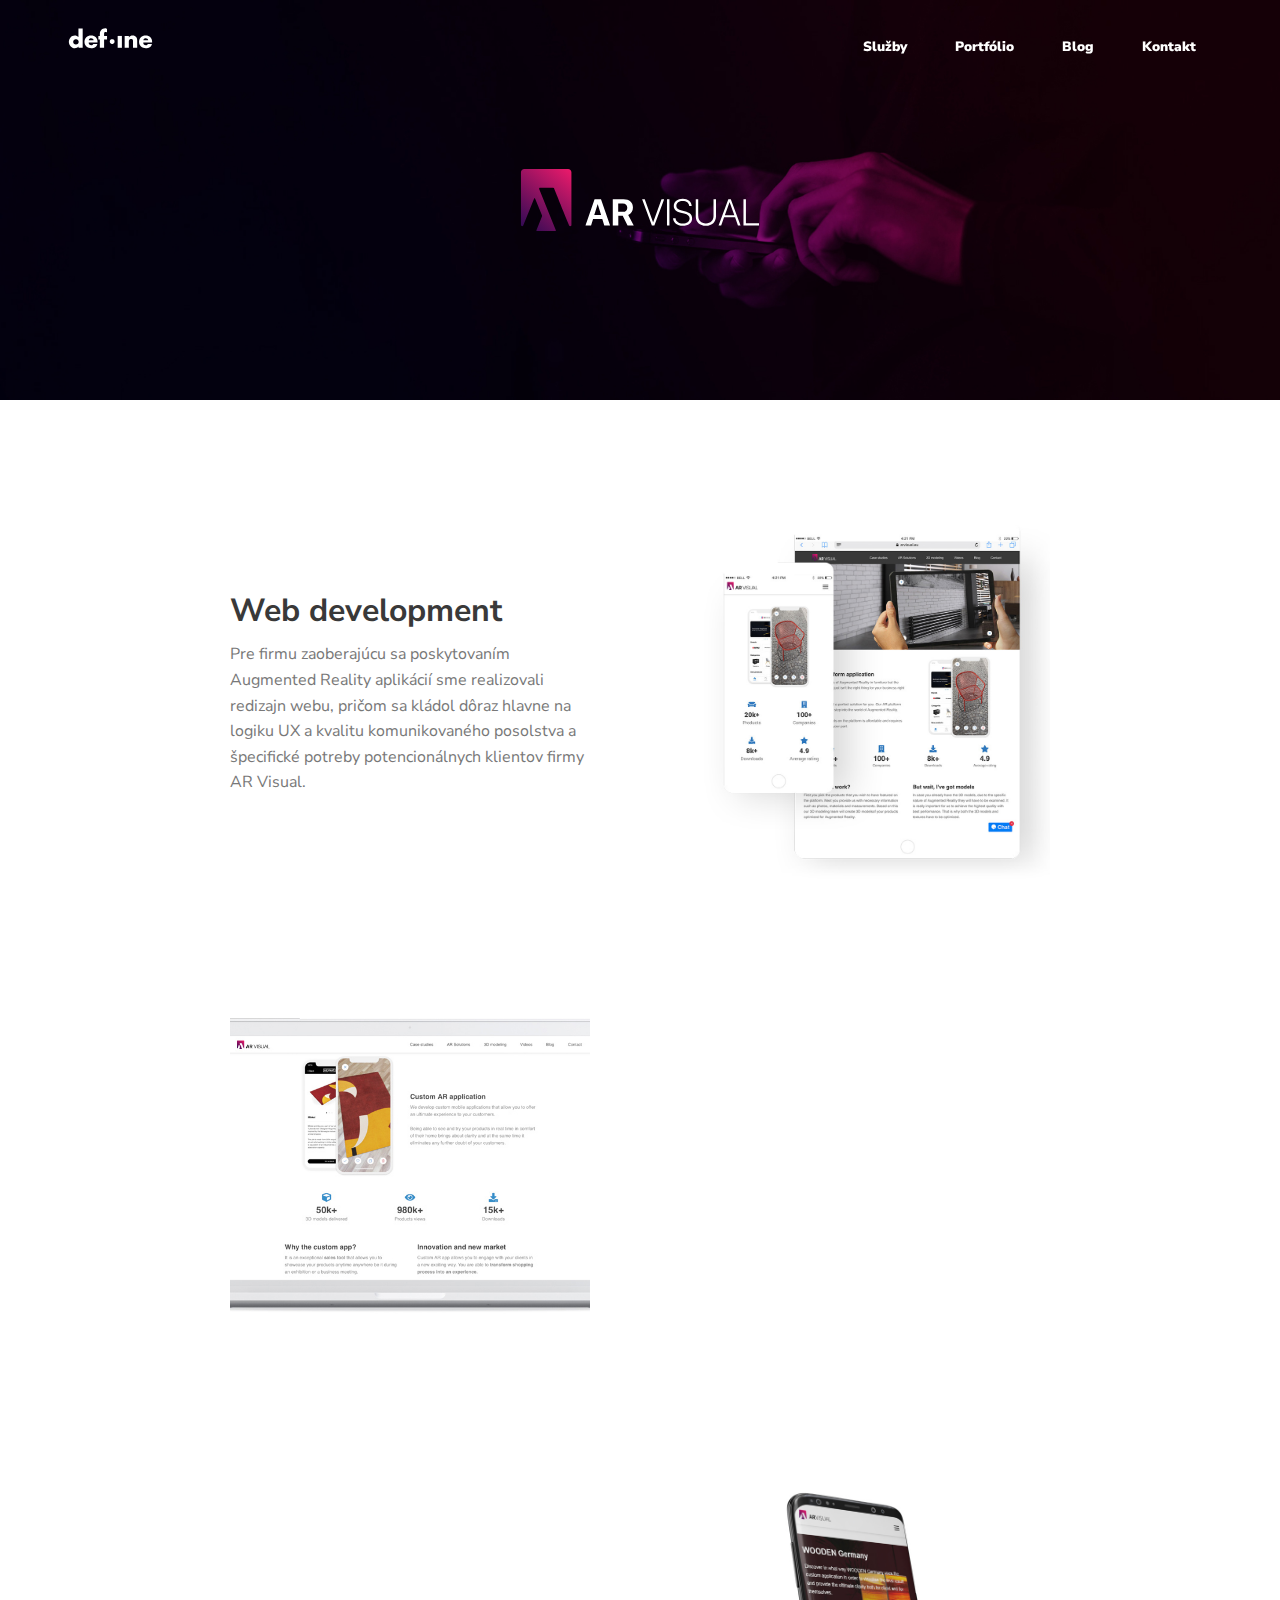
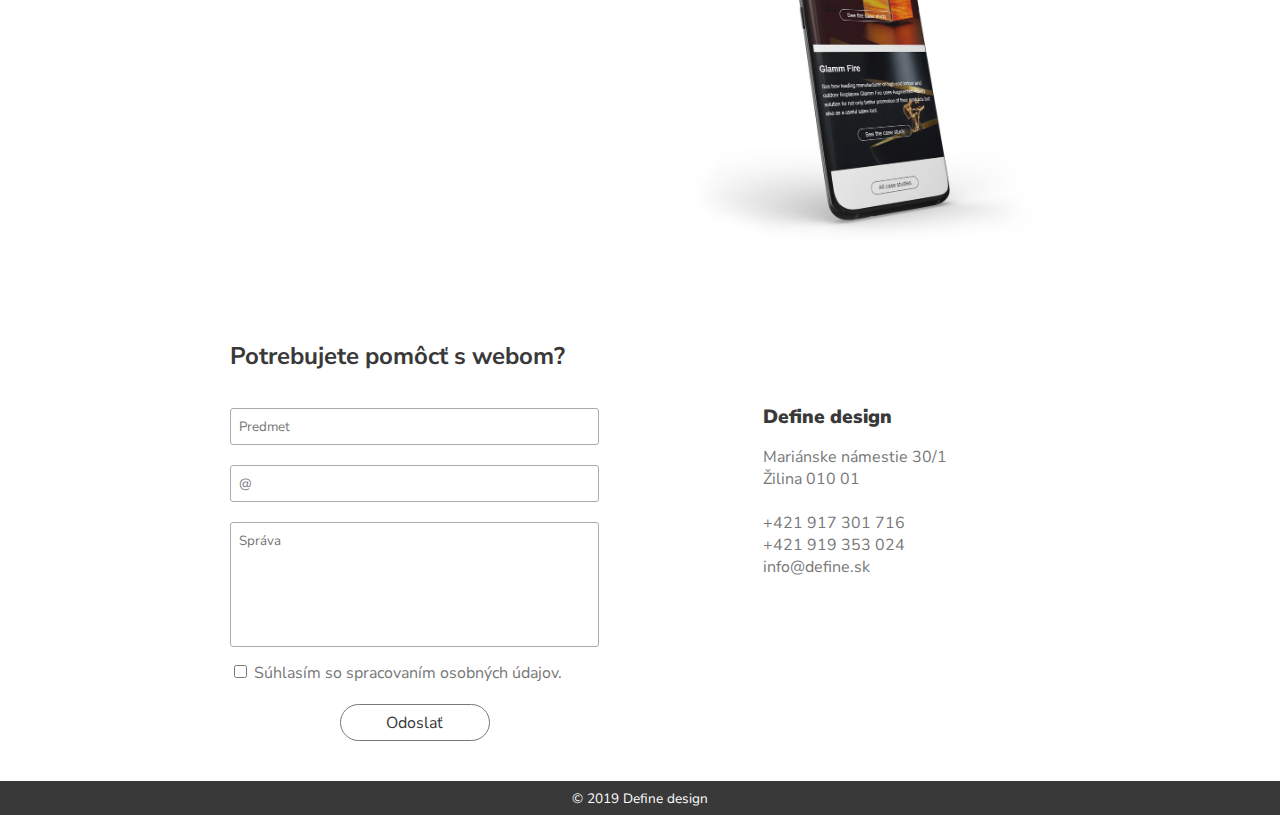
<file: arvisual.html>
<!DOCTYPE html>
<html lang="sk">
<head>
      <meta charset="UTF-8">
      <meta name="viewport" content="width=device-width, initial-scale=1.0">
      <meta http-equiv="X-UA-Compatible" content="ie=edge">
      <title>Define - Web redizajn pre AR Visual</title>
      <link rel="stylesheet" href="arvisual.css">
      <link href="https://fonts.googleapis.com/css?family=Nunito+Sans:400,600,900" rel="stylesheet">
      <link rel="stylesheet" href="https://use.fontawesome.com/releases/v5.0.13/css/all.css" integrity="sha384-DNOHZ68U8hZfKXOrtjWvjxusGo9WQnrNx2sqG0tfsghAvtVlRW3tvkXWZh58N9jp" crossorigin="anonymous">
      <link rel="shortcut icon" type="image/png" href="imgs/define_favicon.png"/>
      <meta name="keywords" content="define, logo, dizajn, UX, UI, web, SEO, tvorba, webstránky, online, business, video, fotograf, produkt, marketing, stratégia, Žilina, design, SEO optimalizácia, UX dizajn, development, copywriting, fotografie, content, agentúra, kreatívny, coaching, mentoring, konzultácie, typografia, grafika, tlač, PPC, adwords">
      <meta property="og:url" content="https://www.define.sk/arvisual">
      <meta property="og:title" content="Define - Web redizajn pre AR Visual">
      <meta property="og:description" content="Spájame dizajn a business. Tvoríme vizuálne a komunikačné stratégie
      s cieľom rozvíjať business našich klientov. Branding, UI/UX dizajn, tvorba webstránok,
      strategická analýza, SEO a content marketing sú nástroje, ktorými pomáhame klientom
      dosiahnuť stanovené ciele.">
      <meta property="og:image" content="https://www.define.sk/imgs/arvisual/top.jpg">
      <meta property="og:image:width" content="1200">
      <meta property="og:image:height" content="630">
      <meta name="description" content="Spájame dizajn a business. Tvoríme vizuálne a komunikačné stratégie
                                          s cieľom rozvíjať business našich klientov. Branding, UI/UX dizajn, tvorba webstránok,
                                          strategická analýza, SEO a content marketing sú nástroje, ktorými pomáhame klientom
                                          dosiahnuť stanovené ciele.">
</head>
<body>
      <div class="container">
            <nav id="nav" class="origNav">
                  <input type="checkbox" id="navBtn" class="hidden" onclick="fun()">
                  <label for="navBtn" class="nav-btn"><i class="ibtn"></i><i class="ibtn"></i><i class="ibtn"></i></label>
                  <div class="logo">
                        <a href="https://www.define.sk/">
                              <svg class="mainLogo" version="1.1" id="Layer_1" xmlns="http://www.w3.org/2000/svg" xmlns:xlink="http://www.w3.org/1999/xlink" x="0px" y="0px" viewBox="0 0 300 78" style="enable-background:new 0 0 300 78;" xml:space="preserve">
                              <style type="text/css">
                              .st0{fill:#ffffff;}
                              </style>
                              <g>
                              <g>
                                    <path class="st0" d="M37.1,68.9h-0.2c-1.3,2.1-3.1,3.6-5.5,4.6c-2.3,1-4.7,1.5-7.2,1.5c-3.1,0-5.9-0.6-8.5-1.8
                                          c-2.6-1.2-4.8-2.8-6.7-4.9c-1.9-2-3.3-4.4-4.4-7.1c-1-2.7-1.6-5.6-1.6-8.6s0.5-5.8,1.6-8.5c1-2.7,2.5-5.1,4.3-7.1s4-3.7,6.6-4.9
                                          s5.4-1.8,8.5-1.8c2.4,0,4.8,0.4,7.1,1.3c2.3,0.9,4.3,2.3,5.8,4.1V5.9h14.9v67.7H37.1V68.9z M28,43.2c-1.5,0-2.9,0.3-4,0.8
                                          c-1.2,0.5-2.2,1.2-3,2s-1.4,1.8-1.9,3c-0.4,1.1-0.7,2.4-0.7,3.7c0,2.7,0.8,4.9,2.5,6.7s4,2.7,7.1,2.7c3,0,5.4-0.9,7.1-2.7
                                          c1.7-1.8,2.5-4,2.5-6.7c0-1.3-0.2-2.5-0.7-3.7c-0.4-1.1-1.1-2.1-1.9-3c-0.8-0.8-1.8-1.5-3-2C30.9,43.5,29.5,43.2,28,43.2z"/>
                                    <path class="st0" d="M104.2,55.1H73c0,3,0.8,5.4,2.3,6.9c1.6,1.6,3.9,2.4,7,2.4c1.6,0,2.9-0.3,4.1-0.9s2.2-1.6,3-3h14.3
                                          c-0.6,2.4-1.6,4.6-3,6.4s-3,3.3-5,4.5c-1.9,1.2-4,2-6.3,2.6s-4.6,0.9-7,0.9c-3.5,0-6.7-0.5-9.7-1.5S67.2,71,65,69.1
                                          c-2.1-1.9-3.8-4.2-5.1-7c-1.2-2.8-1.8-6-1.8-9.5s0.6-6.6,1.7-9.4c1.1-2.8,2.7-5.1,4.8-7c2-1.9,4.5-3.4,7.3-4.4
                                          c2.8-1,6-1.6,9.4-1.6c3.6,0,6.9,0.5,9.7,1.6c2.8,1.1,5.2,2.6,7.2,4.7c2,2,3.5,4.4,4.5,7.3c1,2.9,1.6,6.1,1.6,9.7v1.6H104.2z
                                                M90.4,46.6c-0.4-2-1.4-3.6-3-4.8S84,40,82,40c-2.2,0-4.1,0.6-5.7,1.7c-1.6,1.1-2.7,2.8-3.1,4.9C73.2,46.6,90.4,46.6,90.4,46.6z"
                                          />
                                    <path class="st0" d="M127.3,73.6h-14.9V44h-5.2V31.7h5.2v-5.3c0-1.5,0-2.8,0.1-4.1c0.1-1.3,0.2-2.5,0.5-3.7s0.7-2.4,1.3-3.5
                                          c0.6-1.1,1.4-2.3,2.4-3.4c1.8-2.2,4-3.8,6.6-5c2.5-1.1,5.2-1.7,8-1.7c1.1,0,2.2,0.1,3.3,0.3c1,0.2,2.1,0.6,3.1,1.1v12.8
                                          c-0.9-0.4-1.7-0.7-2.5-1s-1.7-0.4-2.7-0.4c-1.9,0-3.2,0.6-4,1.7s-1.1,2.9-1.1,5.3v6.8h10.4V44h-10.4v29.6H127.3z"/>
                              </g>
                              <path class="st0" d="M155.9,43c1.1,0,2.2,0.2,3.2,0.7c1,0.4,1.9,1,2.7,1.8s1.4,1.6,1.8,2.7c0.4,1,0.7,2.1,0.7,3.2s-0.2,2.2-0.7,3.2
                                    c-0.4,1-1,1.9-1.8,2.7s-1.6,1.4-2.7,1.8c-1,0.4-2.1,0.7-3.2,0.7s-2.2-0.2-3.2-0.7c-1-0.4-1.9-1-2.7-1.8s-1.4-1.6-1.8-2.7
                                    c-0.4-1-0.7-2.1-0.7-3.2s0.2-2.2,0.7-3.2c0.4-1,1-1.9,1.8-2.7s1.6-1.4,2.7-1.8C153.7,43.2,154.7,43,155.9,43z"/>
                              <g>
                                    <path class="st0" d="M190.2,73.6h-14.9V31.7h14.9V73.6z"/>
                                    <path class="st0" d="M214.8,37.1h0.2c1.7-2.6,3.7-4.3,5.8-5.3s4.7-1.5,7.6-1.5c2.8,0,5.2,0.4,7.2,1.3c2,0.8,3.6,2,4.9,3.5
                                          c1.3,1.5,2.2,3.4,2.8,5.5s0.9,4.5,0.9,7.1v25.9h-14.8V53.2c0-1,0-2.1,0-3.3c0-1.3-0.2-2.5-0.6-3.7s-1-2.1-2-2.9
                                          c-0.9-0.8-2.3-1.1-4.2-1.1c-1.5,0-2.8,0.3-3.8,0.8s-1.8,1.2-2.4,2.1c-0.6,0.9-1,1.9-1.3,3.1c-0.2,1.2-0.4,2.4-0.4,3.7v21.7H200
                                          V31.7h14.9L214.8,37.1L214.8,37.1z"/>
                                    <path class="st0" d="M296.9,55.1h-31.3c0,3,0.8,5.4,2.3,6.9c1.6,1.6,3.9,2.4,7,2.4c1.6,0,3-0.3,4.1-0.9c1.2-0.6,2.2-1.6,3-3h14.3
                                          c-0.6,2.4-1.6,4.6-3,6.4s-3,3.3-5,4.5c-1.9,1.2-4,2-6.3,2.6s-4.6,0.9-7,0.9c-3.5,0-6.7-0.5-9.7-1.5s-5.5-2.4-7.7-4.3
                                          c-2.1-1.9-3.8-4.2-5.1-7c-1.2-2.8-1.8-6-1.8-9.5s0.6-6.6,1.7-9.4c1.1-2.8,2.7-5.1,4.8-7c2-1.9,4.5-3.4,7.3-4.4
                                          c2.8-1,6-1.6,9.4-1.6c3.6,0,6.9,0.5,9.7,1.6c2.8,1.1,5.2,2.6,7.2,4.7c2,2,3.5,4.4,4.5,7.3c1,2.9,1.6,6.1,1.6,9.7L296.9,55.1
                                          L296.9,55.1z M283.1,46.6c-0.4-2-1.4-3.6-3-4.8s-3.4-1.8-5.4-1.8c-2.2,0-4.1,0.6-5.7,1.7c-1.6,1.1-2.7,2.8-3.1,4.9
                                          C265.9,46.6,283.1,46.6,283.1,46.6z"/>
                              </g>
                              </g>
                              </svg>
                        </a>
                  </div>
                  <div class="nav-wrapper hidden" id="mobileMenu">
                        <ul id="menu">
                              <li><a class="menuItem menuServBtn" href="index.html#servScroll">Služby</a></li>
                              <li><a class="menuItem" href="portfolio">Portfólio</a></li>
                              <li><a class="menuItem" href="https://www.define.sk/blog">Blog</a></li>
                              <li><a class="menuItem menuContBtn" href="#" data-scroll="contScroll">Kontakt</a></li>
                        </ul>
                  </div>
            </nav>
            </div>
      </div>
      <main>
           <div class="topCont"><div class="topImg"></div></div>
            <div class="flexMain">
                  <div class="text">
                        <h1>Web development</h1>
                        <p>Pre firmu zaoberajúcu sa poskytovaním Augmented Reality aplikácií sme realizovali redizajn webu, pričom sa kládol dôraz hlavne na logiku UX a kvalitu komunikovaného posolstva a špecifické potreby potencionálnych klientov firmy AR Visual.</p>
                  </div>
                  <div class="imgUp pop" data-name="one"></div>
            </div>
            <div class="flexMain flip">
                  <div class="text2 init fade">
                        <p>Dôležité bolo zvoliť správnu vizuálnu hierarchiu pri diazjne, takisto dbať na postupnosť a nadväznosť komunikovaných informácií, nakoľko je problematika rozšírenej reality (AR) ešte stále vecou, o ktorej ľudia či už na slovensku alebo v zahraničí nemajú dostatok informácií a majú tendencie mýliť si to napr s VR, či XR.</p>
                  </div>
                  <div class="imgUp2 pop" data-name="two"></div>
            </div>
            <div class="flexMain">
                  <div class="text init fade">
                        <p>Optimalizovali sa tiež prvky SEO, realizovali sme tiež html mailové šablóny, ktoré boli následne transformované do templátov pre CRM close.io. Rovnako boli vytvorené viaceré templáty PDF prezentácií, s vizualizáciami UI/UX aplikácií pre potenciálnych klientov.</p>
                  </div>
                  <div class="imgUp3 pop" data-name="three"></div>
            </div>
      </main>
      <div class="zoomImg1 close">
            <div class="zImg1"></div>
      </div>
      <div class="zoomImg2 close">
            <div class="zImg2"></div>
      </div>
      <div class="zoomImg3 close">
            <div class="zImg3"></div>
      </div>
      <section class="contact section" id="contScroll">
            <div class="containCont">
                  <h1 class="header">Potrebujete pomôcť s webom?</h1>
                  <div class="contForm">
                        <form class="contact_form calendar" action="php.php" method="POST" autocomplete="off">
                              <input class="input-subject" id="subject" type="text" name="subj" required placeholder="Predmet">
                              <input class="input-email" id="userEmail" type="email" name="email" required placeholder="@">
                              <textarea class="input-message" id="message" type="text" name="message" rows="10" cols="30" required placeholder="Správa"></textarea>
                              <div>
                                    <input type="checkbox" id="gdpr" name="gdpr" style="margin-top:18px;" required>
                                    <label for="gdpr" class="gdpr">Súhlasím so spracovaním osobných údajov.</label>
                              </div>
                              <input id="submit" type="submit" name="submit" value="Odoslať">
                        </form>
                        <div class="successAlert">
                              <h1>Ďakujeme</h1>
                              <p>Na vašu správu odpovieme hneď ako to bude možné.</p>
                              <wrapper><a class="okBtn" id="okBtn">Rozumiem<span><i class="fa fa-caret-right"></i></span></a></wrapper>
                        </div>
                        <div class="contInfo">
                                    <h2 class="subhead">Define design</h2>
                                    <p class="par">
                                          Mariánske námestie 30/1<br>
                                          Žilina 010 01<br>
                                          <br>
                                          +421 917 301 716<br>
                                          +421 919 353 024<br>
                                          info@define.sk
                                    </p>
                                    <div class="socialMedia">
                                    <a href="https://www.linkedin.com/in/michal-%C5%BE%C3%A1k-62a89a156/" target="_blank"><i class="fab fa-linkedin-in"></i></a>
                                    <a href="https://www.facebook.com/definedsgn/" target="_blank"><i class="fab fa-facebook-f"></i></a>
                                    <a href="https://www.instagram.com/define_dsgn/" target="_blank"><i class="fab fa-instagram"></i></a>
                                    </div>
                        </div>
                  </div>
            </div>
      </section>
      <footer>
            <p>&copy; 2019 Define design</p>
      </footer>
      <script src="js/arvisual.js"></script>
</body>
</html>
</file>
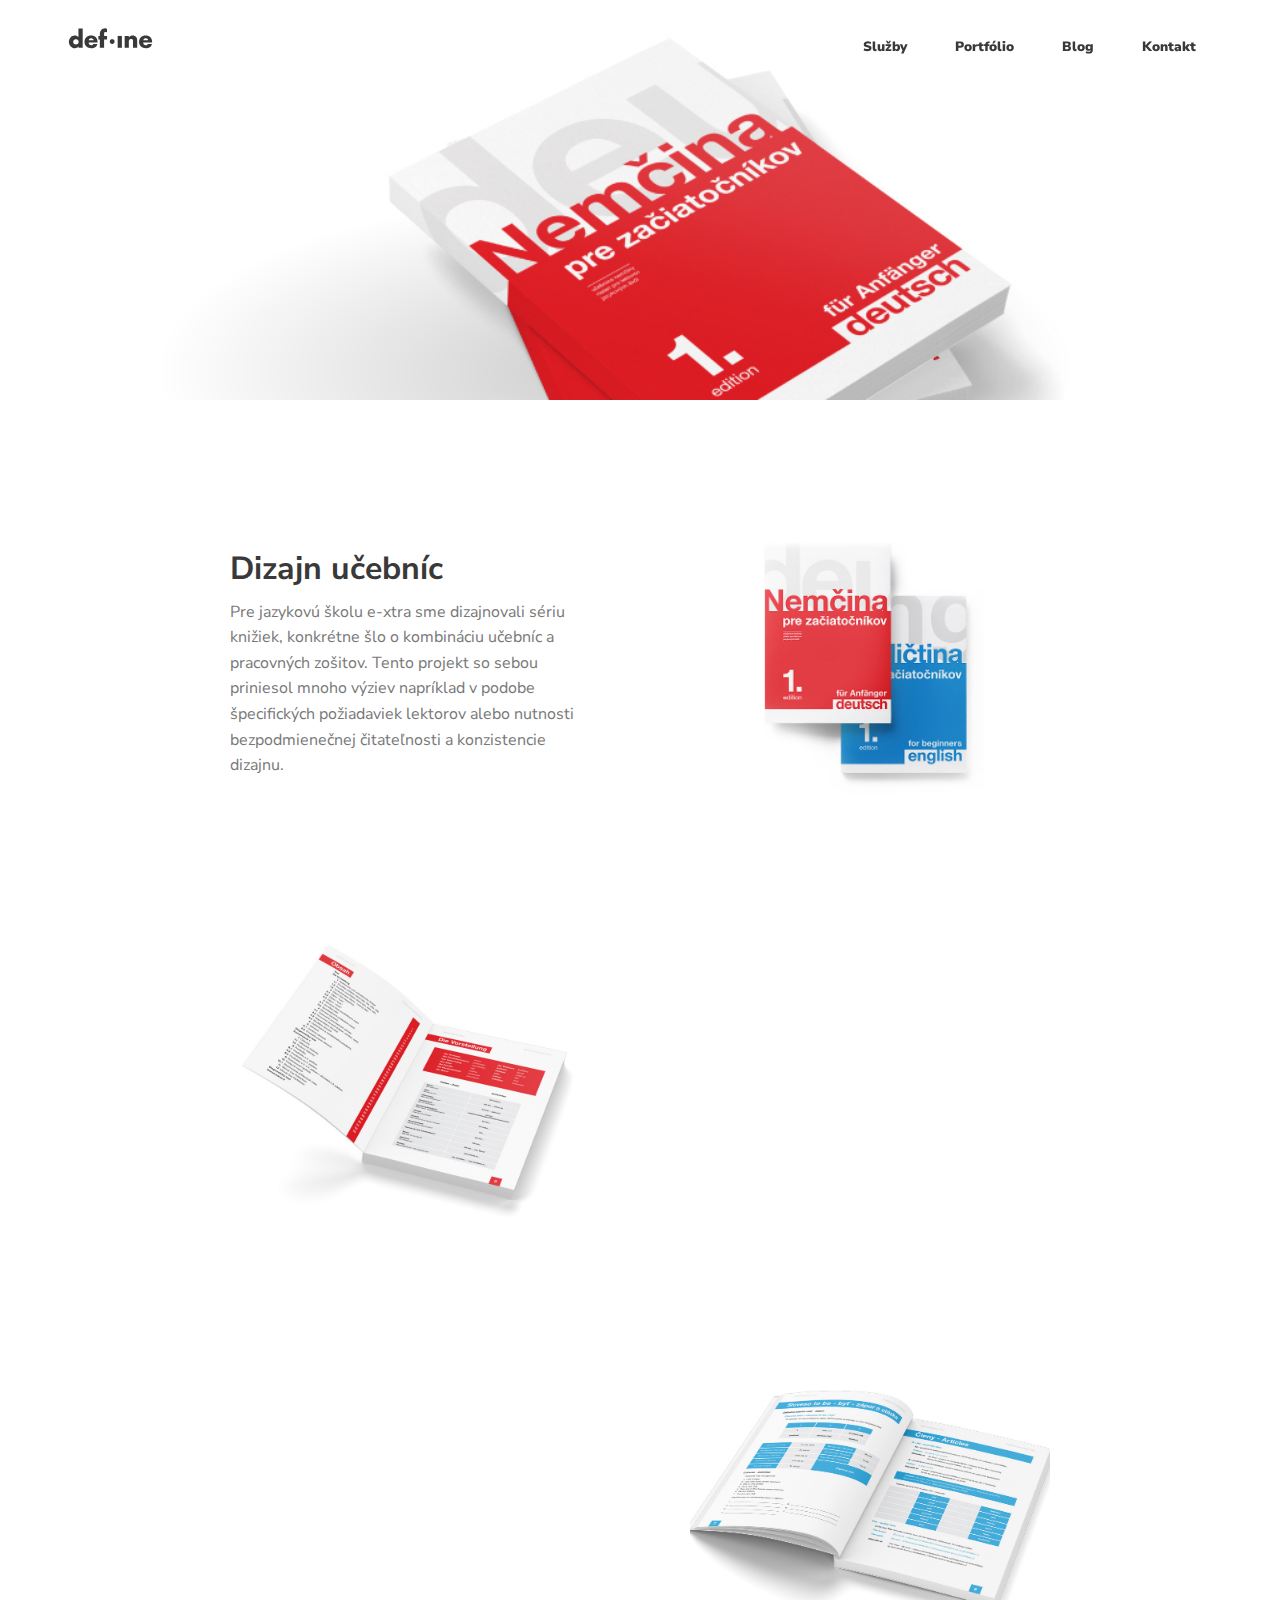
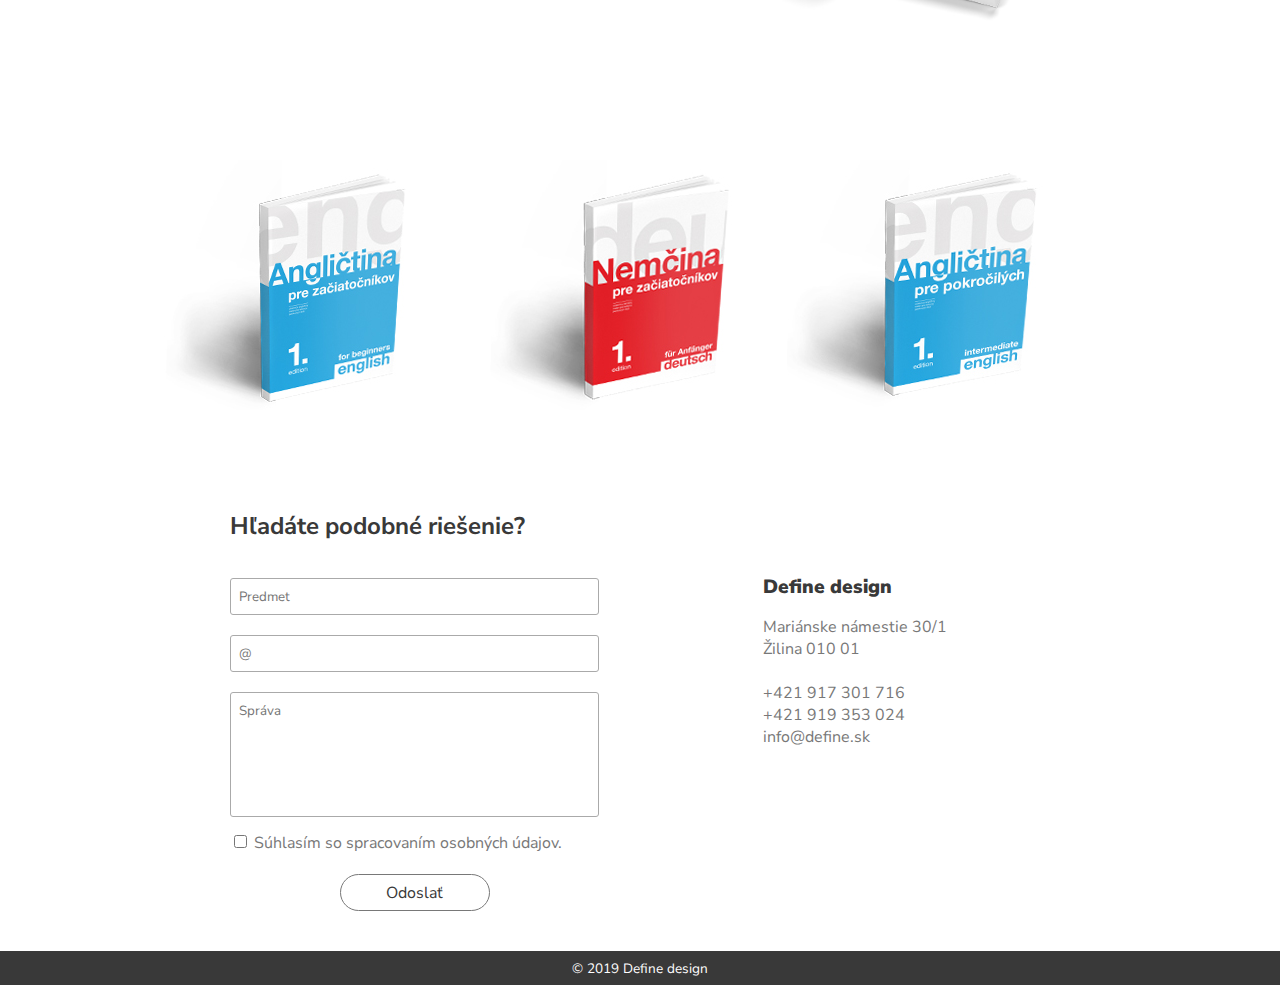
<file: extra.html>
<!DOCTYPE html>
<html lang="sk">
<head>
      <meta charset="UTF-8">
      <meta name="viewport" content="width=device-width, initial-scale=1.0">
      <meta http-equiv="X-UA-Compatible" content="ie=edge">
      <title>Define - Návrh učebníc pre e-xtra</title>
      <link rel="stylesheet" href="extra.css">
      <link href="https://fonts.googleapis.com/css?family=Nunito+Sans:400,600,900" rel="stylesheet">
      <link rel="stylesheet" href="https://use.fontawesome.com/releases/v5.0.13/css/all.css" integrity="sha384-DNOHZ68U8hZfKXOrtjWvjxusGo9WQnrNx2sqG0tfsghAvtVlRW3tvkXWZh58N9jp" crossorigin="anonymous">
      <link rel="shortcut icon" type="image/png" href="imgs/define_favicon.png"/>
      <meta name="keywords" content="define, logo, dizajn, UX, UI, web, SEO, tvorba, webstránky, online, business, video, fotograf, produkt, marketing, stratégia, Žilina, design, SEO optimalizácia, UX dizajn, development, copywriting, fotografie, content, agentúra, kreatívny, coaching, mentoring, konzultácie, typografia, grafika, tlač, PPC, adwords">
      <meta property="og:url" content="https://www.define.sk/extra">
      <meta property="og:title" content="Define - Návrh učebníc pre e-xtra jazyková škola">
      <meta property="og:description" content="Spájame dizajn a business. Tvoríme vizuálne a komunikačné stratégie
      s cieľom rozvíjať business našich klientov. Branding, UI/UX dizajn, tvorba webstránok,
      strategická analýza, SEO a content marketing sú nástroje, ktorými pomáhame klientom
      dosiahnuť stanovené ciele.">
      <meta property="og:image" content="https://www.define.sk/imgs/extra/nemtop.jpg">
      <meta property="og:image:width" content="1200">
      <meta property="og:image:height" content="630">
      <meta name="description" content="Spájame dizajn a business. Tvoríme vizuálne a komunikačné stratégie
                                          s cieľom rozvíjať business našich klientov. Branding, UI/UX dizajn, tvorba webstránok,
                                          strategická analýza, SEO a content marketing sú nástroje, ktorými pomáhame klientom
                                          dosiahnuť stanovené ciele.">
</head>
<body>
      <div class="container">
            <nav id="nav" class="origNav">
                  <input type="checkbox" id="navBtn" class="hidden" onclick="fun()">
                  <label for="navBtn" class="nav-btn"><i class="ibtn"></i><i class="ibtn"></i><i class="ibtn"></i></label>
                  <div class="logo">
                        <a href="https://www.define.sk/">
                              <svg class="mainLogo" version="1.1" id="Layer_1" xmlns="http://www.w3.org/2000/svg" xmlns:xlink="http://www.w3.org/1999/xlink" x="0px" y="0px" viewBox="0 0 300 78" style="enable-background:new 0 0 300 78;" xml:space="preserve">
                              <style type="text/css">
                              .st0{fill:#393939;}
                              </style>
                              <g>
                              <g>
                                    <path class="st0" d="M37.1,68.9h-0.2c-1.3,2.1-3.1,3.6-5.5,4.6c-2.3,1-4.7,1.5-7.2,1.5c-3.1,0-5.9-0.6-8.5-1.8
                                          c-2.6-1.2-4.8-2.8-6.7-4.9c-1.9-2-3.3-4.4-4.4-7.1c-1-2.7-1.6-5.6-1.6-8.6s0.5-5.8,1.6-8.5c1-2.7,2.5-5.1,4.3-7.1s4-3.7,6.6-4.9
                                          s5.4-1.8,8.5-1.8c2.4,0,4.8,0.4,7.1,1.3c2.3,0.9,4.3,2.3,5.8,4.1V5.9h14.9v67.7H37.1V68.9z M28,43.2c-1.5,0-2.9,0.3-4,0.8
                                          c-1.2,0.5-2.2,1.2-3,2s-1.4,1.8-1.9,3c-0.4,1.1-0.7,2.4-0.7,3.7c0,2.7,0.8,4.9,2.5,6.7s4,2.7,7.1,2.7c3,0,5.4-0.9,7.1-2.7
                                          c1.7-1.8,2.5-4,2.5-6.7c0-1.3-0.2-2.5-0.7-3.7c-0.4-1.1-1.1-2.1-1.9-3c-0.8-0.8-1.8-1.5-3-2C30.9,43.5,29.5,43.2,28,43.2z"/>
                                    <path class="st0" d="M104.2,55.1H73c0,3,0.8,5.4,2.3,6.9c1.6,1.6,3.9,2.4,7,2.4c1.6,0,2.9-0.3,4.1-0.9s2.2-1.6,3-3h14.3
                                          c-0.6,2.4-1.6,4.6-3,6.4s-3,3.3-5,4.5c-1.9,1.2-4,2-6.3,2.6s-4.6,0.9-7,0.9c-3.5,0-6.7-0.5-9.7-1.5S67.2,71,65,69.1
                                          c-2.1-1.9-3.8-4.2-5.1-7c-1.2-2.8-1.8-6-1.8-9.5s0.6-6.6,1.7-9.4c1.1-2.8,2.7-5.1,4.8-7c2-1.9,4.5-3.4,7.3-4.4
                                          c2.8-1,6-1.6,9.4-1.6c3.6,0,6.9,0.5,9.7,1.6c2.8,1.1,5.2,2.6,7.2,4.7c2,2,3.5,4.4,4.5,7.3c1,2.9,1.6,6.1,1.6,9.7v1.6H104.2z
                                                M90.4,46.6c-0.4-2-1.4-3.6-3-4.8S84,40,82,40c-2.2,0-4.1,0.6-5.7,1.7c-1.6,1.1-2.7,2.8-3.1,4.9C73.2,46.6,90.4,46.6,90.4,46.6z"
                                          />
                                    <path class="st0" d="M127.3,73.6h-14.9V44h-5.2V31.7h5.2v-5.3c0-1.5,0-2.8,0.1-4.1c0.1-1.3,0.2-2.5,0.5-3.7s0.7-2.4,1.3-3.5
                                          c0.6-1.1,1.4-2.3,2.4-3.4c1.8-2.2,4-3.8,6.6-5c2.5-1.1,5.2-1.7,8-1.7c1.1,0,2.2,0.1,3.3,0.3c1,0.2,2.1,0.6,3.1,1.1v12.8
                                          c-0.9-0.4-1.7-0.7-2.5-1s-1.7-0.4-2.7-0.4c-1.9,0-3.2,0.6-4,1.7s-1.1,2.9-1.1,5.3v6.8h10.4V44h-10.4v29.6H127.3z"/>
                              </g>
                              <path class="st0" d="M155.9,43c1.1,0,2.2,0.2,3.2,0.7c1,0.4,1.9,1,2.7,1.8s1.4,1.6,1.8,2.7c0.4,1,0.7,2.1,0.7,3.2s-0.2,2.2-0.7,3.2
                                    c-0.4,1-1,1.9-1.8,2.7s-1.6,1.4-2.7,1.8c-1,0.4-2.1,0.7-3.2,0.7s-2.2-0.2-3.2-0.7c-1-0.4-1.9-1-2.7-1.8s-1.4-1.6-1.8-2.7
                                    c-0.4-1-0.7-2.1-0.7-3.2s0.2-2.2,0.7-3.2c0.4-1,1-1.9,1.8-2.7s1.6-1.4,2.7-1.8C153.7,43.2,154.7,43,155.9,43z"/>
                              <g>
                                    <path class="st0" d="M190.2,73.6h-14.9V31.7h14.9V73.6z"/>
                                    <path class="st0" d="M214.8,37.1h0.2c1.7-2.6,3.7-4.3,5.8-5.3s4.7-1.5,7.6-1.5c2.8,0,5.2,0.4,7.2,1.3c2,0.8,3.6,2,4.9,3.5
                                          c1.3,1.5,2.2,3.4,2.8,5.5s0.9,4.5,0.9,7.1v25.9h-14.8V53.2c0-1,0-2.1,0-3.3c0-1.3-0.2-2.5-0.6-3.7s-1-2.1-2-2.9
                                          c-0.9-0.8-2.3-1.1-4.2-1.1c-1.5,0-2.8,0.3-3.8,0.8s-1.8,1.2-2.4,2.1c-0.6,0.9-1,1.9-1.3,3.1c-0.2,1.2-0.4,2.4-0.4,3.7v21.7H200
                                          V31.7h14.9L214.8,37.1L214.8,37.1z"/>
                                    <path class="st0" d="M296.9,55.1h-31.3c0,3,0.8,5.4,2.3,6.9c1.6,1.6,3.9,2.4,7,2.4c1.6,0,3-0.3,4.1-0.9c1.2-0.6,2.2-1.6,3-3h14.3
                                          c-0.6,2.4-1.6,4.6-3,6.4s-3,3.3-5,4.5c-1.9,1.2-4,2-6.3,2.6s-4.6,0.9-7,0.9c-3.5,0-6.7-0.5-9.7-1.5s-5.5-2.4-7.7-4.3
                                          c-2.1-1.9-3.8-4.2-5.1-7c-1.2-2.8-1.8-6-1.8-9.5s0.6-6.6,1.7-9.4c1.1-2.8,2.7-5.1,4.8-7c2-1.9,4.5-3.4,7.3-4.4
                                          c2.8-1,6-1.6,9.4-1.6c3.6,0,6.9,0.5,9.7,1.6c2.8,1.1,5.2,2.6,7.2,4.7c2,2,3.5,4.4,4.5,7.3c1,2.9,1.6,6.1,1.6,9.7L296.9,55.1
                                          L296.9,55.1z M283.1,46.6c-0.4-2-1.4-3.6-3-4.8s-3.4-1.8-5.4-1.8c-2.2,0-4.1,0.6-5.7,1.7c-1.6,1.1-2.7,2.8-3.1,4.9
                                          C265.9,46.6,283.1,46.6,283.1,46.6z"/>
                              </g>
                              </g>
                              </svg>
                        </a>
                  </div>
                  <div class="nav-wrapper hidden" id="mobileMenu">
                        <ul id="menu">
                              <li><a class="menuItem menuServBtn" href="index.html#servScroll">Služby</a></li>
                              <li><a class="menuItem" href="portfolio">Portfólio</a></li>
                              <li><a class="menuItem" href="https://www.define.sk/blog">Blog</a></li>
                              <li><a class="menuItem menuContBtn" href="index.html#contScroll">Kontakt</a></li>
                        </ul>
                  </div>
            </nav>
            </div>
      </div>
      <main>
           <div class="topCont"><div class="topImg"></div></div>
            <div class="flexMain">
                  <div class="text">
                        <h1>Dizajn učebníc</h1>
                        <p>Pre jazykovú školu e-xtra sme dizajnovali sériu knižiek, konkrétne šlo o kombináciu učebníc a pracovných zošitov. Tento projekt so sebou priniesol mnoho výziev napríklad v podobe špecifických požiadaviek lektorov alebo nutnosti bezpodmienečnej čitateľnosti a konzistencie dizajnu.</p>
                  </div>
                  <div class="imgUp pop" data-name="one"></div>
            </div>
            <div class="flexMain flip">
                  <div class="text2 init fade">
                        <p>Dizajn kníh má minimalistickú štruktúru a farebnú škálu, čo v kombinácii s aplikáciou základných typografických pravidiel (hierarchia contentu, kontrast, čitateľnosť, počet slov v riadku, riadkovanie...) vyústilo v návrh ease-to-use, funkčných a prehľadných učebníc.</p>
                  </div>
                  <div class="imgUp2 pop" data-name="two"></div>
            </div>
            <div class="flexMain">
                  <div class="text init fade">
                        <p>Najväčšou výzvou projektu boli jeho prísne reštrikcie ohľadom počtu strán, ale aj variabilita počtu slovíčok, nutnosť priestoru na poznámky a vpisovanie slov, zmeny obsahu počas realizácie dizajnu a podobne. Celý proces dizajnu bol založený na precíznom plánovaní a solídnej základnej štruktúre rozloženia strán. Definícia štýlu tabuliek a opakujúcich sa elementov, akými sú upozornenia a príklady tiež veľmi uľahčili vkladanie obsahu a manipuláciu s projektom.</p>
                  </div>
                  <div class="imgUp3 pop" data-name="three"></div>
            </div>
      </main>
      <div class="zoomImg1 close">
            <div class="zImg1"></div>
      </div>
      <div class="zoomImg2 close">
            <div class="zImg2"></div>
      </div>
      <div class="zoomImg3 close">
            <div class="zImg3"></div>
      </div>
      <div class="lastImg"></div>
      <section class="contact section" id="contScroll">
            <div class="containCont">
                  <h1 class="header">Hľadáte podobné riešenie?</h1>
                  <div class="contForm">
                        <form class="contact_form calendar" action="php.php" method="POST" autocomplete="off">
                              <input class="input-subject" id="subject" type="text" name="subj" required placeholder="Predmet">
                              <input class="input-email" id="userEmail" type="email" name="email" required placeholder="@">
                              <textarea class="input-message" id="message" type="text" name="message" rows="10" cols="30" required placeholder="Správa"></textarea>
                              <div>
                                    <input type="checkbox" id="gdpr" name="gdpr" style="margin-top:18px;" required>
                                    <label for="gdpr" class="gdpr">Súhlasím so spracovaním osobných údajov.</label>
                              </div>
                              <input id="submit" type="submit" name="submit" value="Odoslať">
                        </form>
                        <div class="successAlert">
                              <h1>Ďakujeme</h1>
                              <p>Na vašu správu odpovieme hneď ako to bude možné.</p>
                              <wrapper><a class="okBtn" id="okBtn">Rozumiem<span><i class="fa fa-caret-right"></i></span></a></wrapper>
                        </div>
                        <div class="contInfo">
                                    <h2 class="subhead">Define design</h2>
                                    <p class="par">
                                          Mariánske námestie 30/1<br>
                                          Žilina 010 01<br>
                                          <br>
                                          +421 917 301 716<br>
                                          +421 919 353 024<br>
                                          info@define.sk
                                    </p>
                                    <div class="socialMedia">
                                    <a href="https://www.linkedin.com/in/michal-%C5%BE%C3%A1k-62a89a156/" target="_blank"><i class="fab fa-linkedin-in"></i></a>
                                    <a href="https://www.facebook.com/definedsgn/" target="_blank"><i class="fab fa-facebook-f"></i></a>
                                    <a href="https://www.instagram.com/define_dsgn/" target="_blank"><i class="fab fa-instagram"></i></a>
                                    </div>
                        </div>
                  </div>
            </div>
      </section>
      <footer>
            <p>&copy; 2019 Define design</p>
      </footer>
      <script src="js/extra.js"></script>
</body>
</html>
</file>
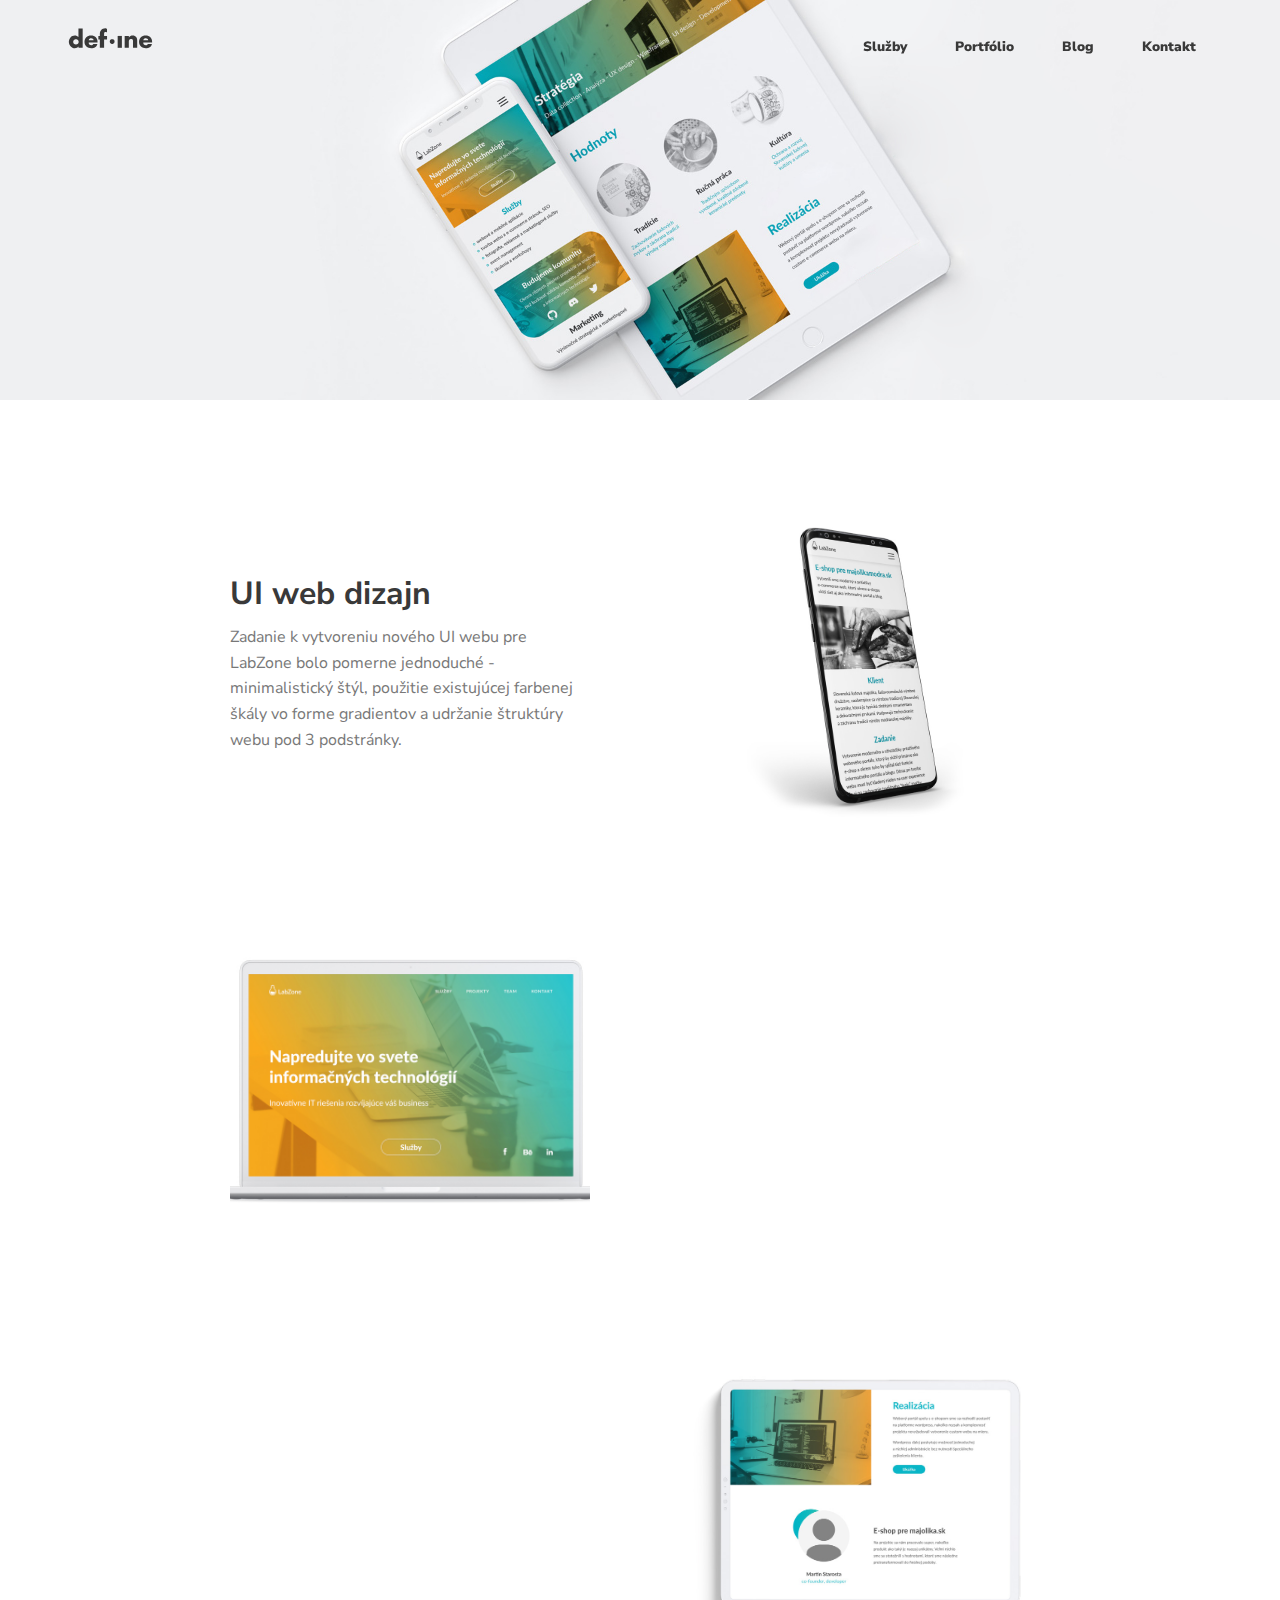
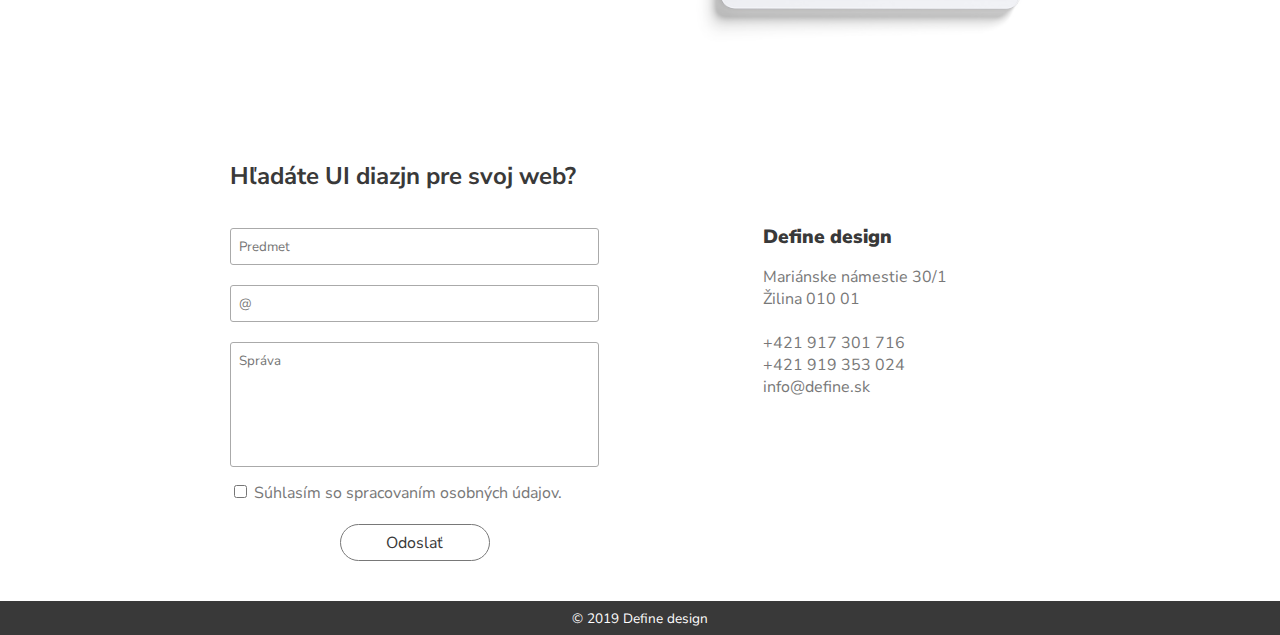
<file: labzone.html>
<!DOCTYPE html>
<html lang="sk">
<head>
      <meta charset="UTF-8">
      <meta name="viewport" content="width=device-width, initial-scale=1.0">
      <meta http-equiv="X-UA-Compatible" content="ie=edge">
      <title>Define - UI dizajn pre Labzone</title>
      <link rel="stylesheet" href="labzone.css">
      <link href="https://fonts.googleapis.com/css?family=Nunito+Sans:400,600,900" rel="stylesheet">
      <link rel="stylesheet" href="https://use.fontawesome.com/releases/v5.0.13/css/all.css" integrity="sha384-DNOHZ68U8hZfKXOrtjWvjxusGo9WQnrNx2sqG0tfsghAvtVlRW3tvkXWZh58N9jp" crossorigin="anonymous">
      <link rel="shortcut icon" type="image/png" href="imgs/define_favicon.png"/>
      <meta name="keywords" content="define, logo, dizajn, UX, UI, web, SEO, tvorba, webstránky, online, business, video, fotograf, produkt, marketing, stratégia, Žilina, design, SEO optimalizácia, UX dizajn, development, copywriting, fotografie, content, agentúra, kreatívny, coaching, mentoring, konzultácie, typografia, grafika, tlač, PPC, adwords">
      <meta property="og:url" content="https://www.define.sk/labzone">
      <meta property="og:title" content="Define - UI dizajn pre Labzone">
      <meta property="og:description" content="Spájame dizajn a business. Tvoríme vizuálne a komunikačné stratégie
      s cieľom rozvíjať business našich klientov. Branding, UI/UX dizajn, tvorba webstránok,
      strategická analýza, SEO a content marketing sú nástroje, ktorými pomáhame klientom
      dosiahnuť stanovené ciele.">
      <meta property="og:image" content="https://www.define.sk/imgs/labzone/labzone.jpg">
      <meta property="og:image:width" content="1200">
      <meta property="og:image:height" content="630">
      <meta name="description" content="Spájame dizajn a business. Tvoríme vizuálne a komunikačné stratégie
                                          s cieľom rozvíjať business našich klientov. Branding, UI/UX dizajn, tvorba webstránok,
                                          strategická analýza, SEO a content marketing sú nástroje, ktorými pomáhame klientom
                                          dosiahnuť stanovené ciele.">
</head>
<body>
      <div class="container">
            <nav id="nav" class="origNav">
                  <input type="checkbox" id="navBtn" class="hidden" onclick="fun()">
                  <label for="navBtn" class="nav-btn"><i class="ibtn"></i><i class="ibtn"></i><i class="ibtn"></i></label>
                  <div class="logo">
                        <a href="https://www.define.sk/">
                              <svg class="mainLogo" version="1.1" id="Layer_1" xmlns="http://www.w3.org/2000/svg" xmlns:xlink="http://www.w3.org/1999/xlink" x="0px" y="0px" viewBox="0 0 300 78" style="enable-background:new 0 0 300 78;" xml:space="preserve">
                              <style type="text/css">
                              .st0{fill:#393939;}
                              </style>
                              <g>
                              <g>
                                    <path class="st0" d="M37.1,68.9h-0.2c-1.3,2.1-3.1,3.6-5.5,4.6c-2.3,1-4.7,1.5-7.2,1.5c-3.1,0-5.9-0.6-8.5-1.8
                                          c-2.6-1.2-4.8-2.8-6.7-4.9c-1.9-2-3.3-4.4-4.4-7.1c-1-2.7-1.6-5.6-1.6-8.6s0.5-5.8,1.6-8.5c1-2.7,2.5-5.1,4.3-7.1s4-3.7,6.6-4.9
                                          s5.4-1.8,8.5-1.8c2.4,0,4.8,0.4,7.1,1.3c2.3,0.9,4.3,2.3,5.8,4.1V5.9h14.9v67.7H37.1V68.9z M28,43.2c-1.5,0-2.9,0.3-4,0.8
                                          c-1.2,0.5-2.2,1.2-3,2s-1.4,1.8-1.9,3c-0.4,1.1-0.7,2.4-0.7,3.7c0,2.7,0.8,4.9,2.5,6.7s4,2.7,7.1,2.7c3,0,5.4-0.9,7.1-2.7
                                          c1.7-1.8,2.5-4,2.5-6.7c0-1.3-0.2-2.5-0.7-3.7c-0.4-1.1-1.1-2.1-1.9-3c-0.8-0.8-1.8-1.5-3-2C30.9,43.5,29.5,43.2,28,43.2z"/>
                                    <path class="st0" d="M104.2,55.1H73c0,3,0.8,5.4,2.3,6.9c1.6,1.6,3.9,2.4,7,2.4c1.6,0,2.9-0.3,4.1-0.9s2.2-1.6,3-3h14.3
                                          c-0.6,2.4-1.6,4.6-3,6.4s-3,3.3-5,4.5c-1.9,1.2-4,2-6.3,2.6s-4.6,0.9-7,0.9c-3.5,0-6.7-0.5-9.7-1.5S67.2,71,65,69.1
                                          c-2.1-1.9-3.8-4.2-5.1-7c-1.2-2.8-1.8-6-1.8-9.5s0.6-6.6,1.7-9.4c1.1-2.8,2.7-5.1,4.8-7c2-1.9,4.5-3.4,7.3-4.4
                                          c2.8-1,6-1.6,9.4-1.6c3.6,0,6.9,0.5,9.7,1.6c2.8,1.1,5.2,2.6,7.2,4.7c2,2,3.5,4.4,4.5,7.3c1,2.9,1.6,6.1,1.6,9.7v1.6H104.2z
                                                M90.4,46.6c-0.4-2-1.4-3.6-3-4.8S84,40,82,40c-2.2,0-4.1,0.6-5.7,1.7c-1.6,1.1-2.7,2.8-3.1,4.9C73.2,46.6,90.4,46.6,90.4,46.6z"
                                          />
                                    <path class="st0" d="M127.3,73.6h-14.9V44h-5.2V31.7h5.2v-5.3c0-1.5,0-2.8,0.1-4.1c0.1-1.3,0.2-2.5,0.5-3.7s0.7-2.4,1.3-3.5
                                          c0.6-1.1,1.4-2.3,2.4-3.4c1.8-2.2,4-3.8,6.6-5c2.5-1.1,5.2-1.7,8-1.7c1.1,0,2.2,0.1,3.3,0.3c1,0.2,2.1,0.6,3.1,1.1v12.8
                                          c-0.9-0.4-1.7-0.7-2.5-1s-1.7-0.4-2.7-0.4c-1.9,0-3.2,0.6-4,1.7s-1.1,2.9-1.1,5.3v6.8h10.4V44h-10.4v29.6H127.3z"/>
                              </g>
                              <path class="st0" d="M155.9,43c1.1,0,2.2,0.2,3.2,0.7c1,0.4,1.9,1,2.7,1.8s1.4,1.6,1.8,2.7c0.4,1,0.7,2.1,0.7,3.2s-0.2,2.2-0.7,3.2
                                    c-0.4,1-1,1.9-1.8,2.7s-1.6,1.4-2.7,1.8c-1,0.4-2.1,0.7-3.2,0.7s-2.2-0.2-3.2-0.7c-1-0.4-1.9-1-2.7-1.8s-1.4-1.6-1.8-2.7
                                    c-0.4-1-0.7-2.1-0.7-3.2s0.2-2.2,0.7-3.2c0.4-1,1-1.9,1.8-2.7s1.6-1.4,2.7-1.8C153.7,43.2,154.7,43,155.9,43z"/>
                              <g>
                                    <path class="st0" d="M190.2,73.6h-14.9V31.7h14.9V73.6z"/>
                                    <path class="st0" d="M214.8,37.1h0.2c1.7-2.6,3.7-4.3,5.8-5.3s4.7-1.5,7.6-1.5c2.8,0,5.2,0.4,7.2,1.3c2,0.8,3.6,2,4.9,3.5
                                          c1.3,1.5,2.2,3.4,2.8,5.5s0.9,4.5,0.9,7.1v25.9h-14.8V53.2c0-1,0-2.1,0-3.3c0-1.3-0.2-2.5-0.6-3.7s-1-2.1-2-2.9
                                          c-0.9-0.8-2.3-1.1-4.2-1.1c-1.5,0-2.8,0.3-3.8,0.8s-1.8,1.2-2.4,2.1c-0.6,0.9-1,1.9-1.3,3.1c-0.2,1.2-0.4,2.4-0.4,3.7v21.7H200
                                          V31.7h14.9L214.8,37.1L214.8,37.1z"/>
                                    <path class="st0" d="M296.9,55.1h-31.3c0,3,0.8,5.4,2.3,6.9c1.6,1.6,3.9,2.4,7,2.4c1.6,0,3-0.3,4.1-0.9c1.2-0.6,2.2-1.6,3-3h14.3
                                          c-0.6,2.4-1.6,4.6-3,6.4s-3,3.3-5,4.5c-1.9,1.2-4,2-6.3,2.6s-4.6,0.9-7,0.9c-3.5,0-6.7-0.5-9.7-1.5s-5.5-2.4-7.7-4.3
                                          c-2.1-1.9-3.8-4.2-5.1-7c-1.2-2.8-1.8-6-1.8-9.5s0.6-6.6,1.7-9.4c1.1-2.8,2.7-5.1,4.8-7c2-1.9,4.5-3.4,7.3-4.4
                                          c2.8-1,6-1.6,9.4-1.6c3.6,0,6.9,0.5,9.7,1.6c2.8,1.1,5.2,2.6,7.2,4.7c2,2,3.5,4.4,4.5,7.3c1,2.9,1.6,6.1,1.6,9.7L296.9,55.1
                                          L296.9,55.1z M283.1,46.6c-0.4-2-1.4-3.6-3-4.8s-3.4-1.8-5.4-1.8c-2.2,0-4.1,0.6-5.7,1.7c-1.6,1.1-2.7,2.8-3.1,4.9
                                          C265.9,46.6,283.1,46.6,283.1,46.6z"/>
                              </g>
                              </g>
                              </svg>
                        </a>
                  </div>
                  <div class="nav-wrapper hidden" id="mobileMenu">
                        <ul id="menu">
                              <li><a class="menuItem menuServBtn" href="index.html#servScroll">Služby</a></li>
                              <li><a class="menuItem" href="portfolio">Portfólio</a></li>
                              <li><a class="menuItem" href="https://www.define.sk/blog">Blog</a></li>
                              <li><a class="menuItem menuContBtn" href="#" data-scroll="contScroll">Kontakt</a></li>
                        </ul>
                  </div>
            </nav>
            </div>
      </div>
      <main>
           <div class="topCont"><div class="topImg"></div></div>
            <div class="flexMain">
                  <div class="text">
                        <h1>UI web dizajn</h1>
                        <p>Zadanie k vytvoreniu nového UI webu pre LabZone bolo pomerne jednoduché - minimalistický štýl, použitie existujúcej farbenej škály vo forme gradientov a udržanie štruktúry webu pod 3 podstránky. </p>
                  </div>
                  <div class="imgUp pop" data-name="one"></div>
            </div>
            <div class="flexMain flip">
                  <div class="text2 init fade">
                        <p>Primárnym krokom bolo navrhnúť landing page, na ktorej užívateľ nájde všetky potrebné informácie o službách, prípadových štúdiách a kontakty spolu so social media odkazmi. </p>
                  </div>
                  <div class="imgUp2 pop" data-name="two"></div>
            </div>
            <div class="flexMain">
                  <div class="text init fade">
                        <p>Okrem toho sme vyhotovili aj templát podstránky pre prípadové štúdie, ktorý popisoval klienta, jeho problém či potreby a samotné riešenie. Pri návrhu sme si dávali záležať na tom, aby bol dizajn konzistentne lightweight a aby sa v konečnom dôsledku aj jednoducho programoval.</p>
                  </div>
                  <div class="imgUp3 pop" data-name="three"></div>
            </div>
      </main>
      <div class="zoomImg1 close">
            <div class="zImg1"></div>
      </div>
      <div class="zoomImg2 close">
            <div class="zImg2"></div>
      </div>
      <div class="zoomImg3 close">
            <div class="zImg3"></div>
      </div>
      <section class="contact section" id="contScroll">
            <div class="containCont">
                  <h1 class="header">Hľadáte UI diazjn pre svoj web?</h1>
                  <div class="contForm">
                        <form class="contact_form calendar" action="php.php" method="POST" autocomplete="off">
                              <input class="input-subject" id="subject" type="text" name="subj" required placeholder="Predmet">
                              <input class="input-email" id="userEmail" type="email" name="email" required placeholder="@">
                              <textarea class="input-message" id="message" type="text" name="message" rows="10" cols="30" required placeholder="Správa"></textarea>
                              <div>
                                    <input type="checkbox" id="gdpr" name="gdpr" style="margin-top:18px;" required>
                                    <label for="gdpr" class="gdpr">Súhlasím so spracovaním osobných údajov.</label>
                              </div>
                              <input id="submit" type="submit" name="submit" value="Odoslať">
                        </form>
                        <div class="successAlert">
                              <h1>Ďakujeme</h1>
                              <p>Na vašu správu odpovieme hneď ako to bude možné.</p>
                              <wrapper><a class="okBtn" id="okBtn">Rozumiem<span><i class="fa fa-caret-right"></i></span></a></wrapper>
                        </div>
                        <div class="contInfo">
                                    <h2 class="subhead">Define design</h2>
                                    <p class="par">
                                          Mariánske námestie 30/1<br>
                                          Žilina 010 01<br>
                                          <br>
                                          +421 917 301 716<br>
                                          +421 919 353 024<br>
                                          info@define.sk
                                    </p>
                                    <div class="socialMedia">
                                    <a href="https://www.linkedin.com/in/michal-%C5%BE%C3%A1k-62a89a156/" target="_blank"><i class="fab fa-linkedin-in"></i></a>
                                    <a href="https://www.facebook.com/definedsgn/" target="_blank"><i class="fab fa-facebook-f"></i></a>
                                    <a href="https://www.instagram.com/define_dsgn/" target="_blank"><i class="fab fa-instagram"></i></a>
                                    </div>
                        </div>
                  </div>
            </div>
      </section>
      <footer>
            <p>&copy; 2019 Define design</p>
      </footer>
      <script src="js/labzone.js"></script>
</body>
</html>
</file>
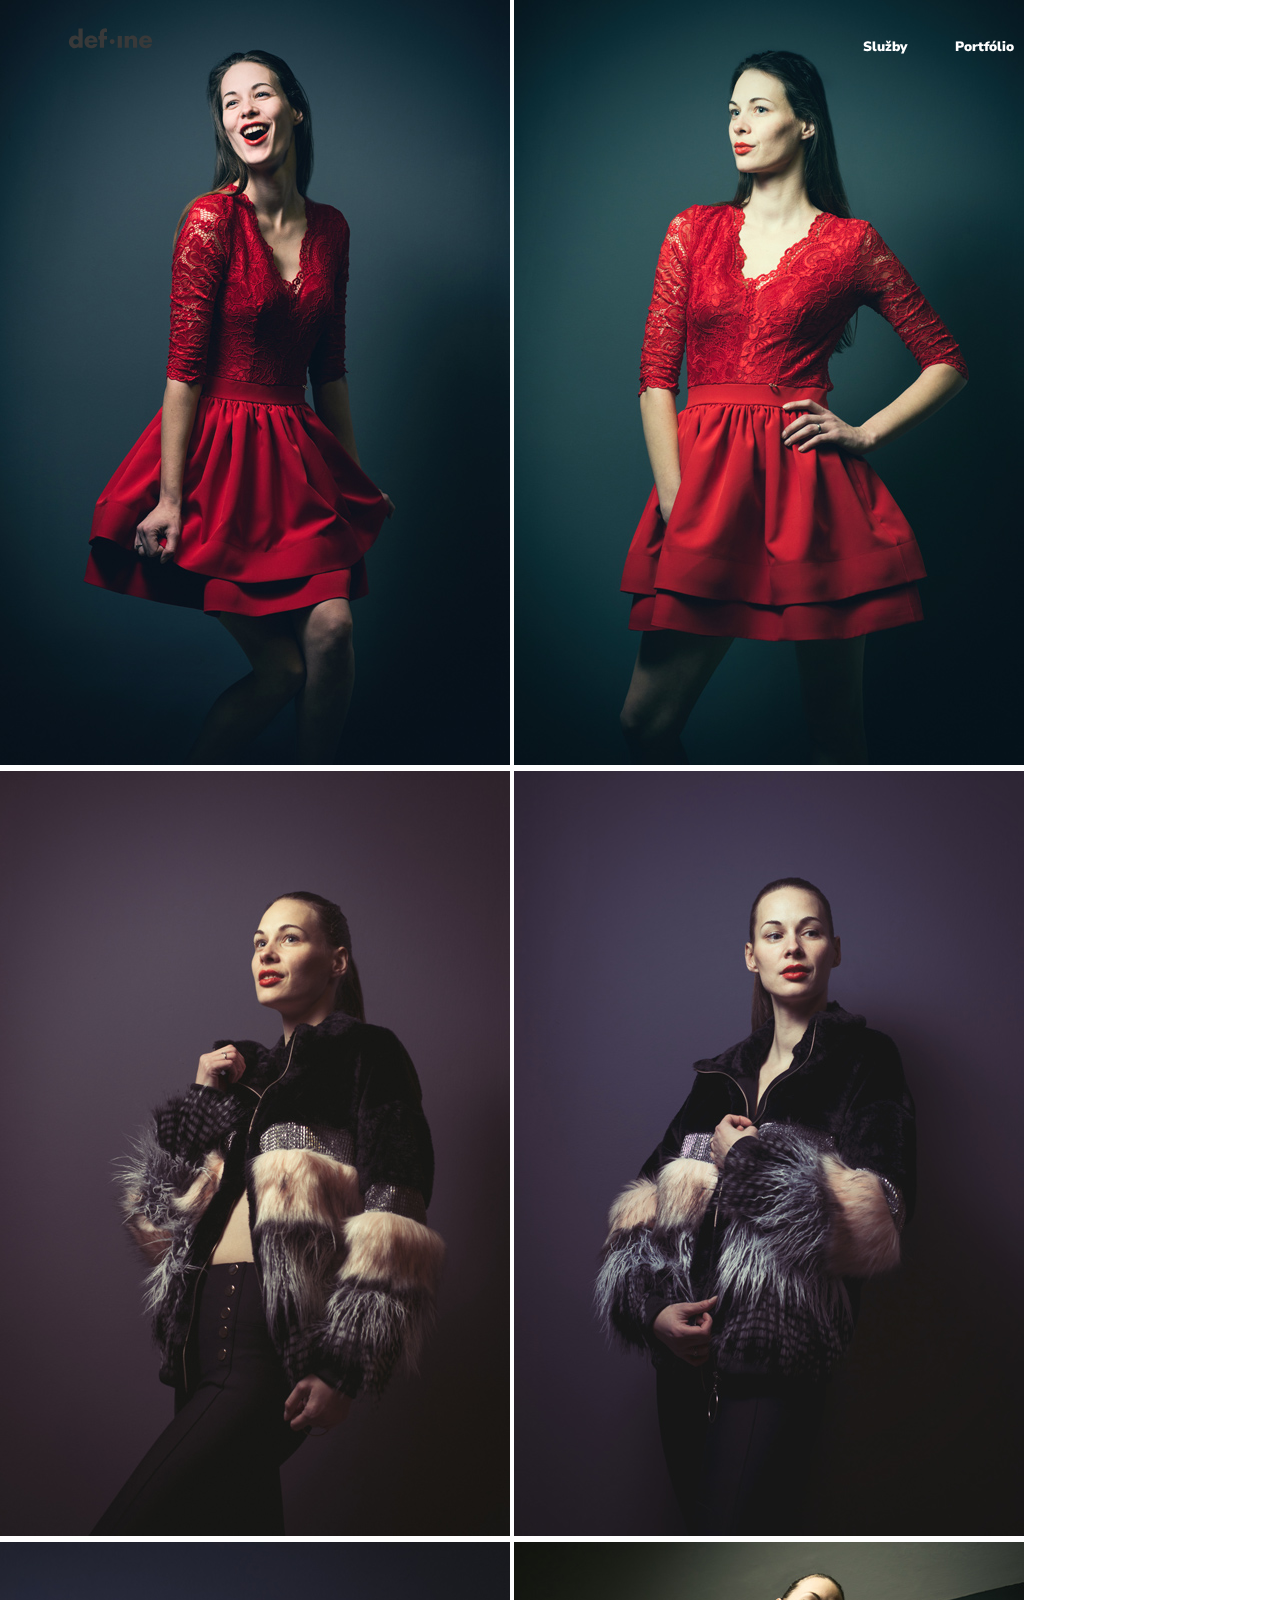
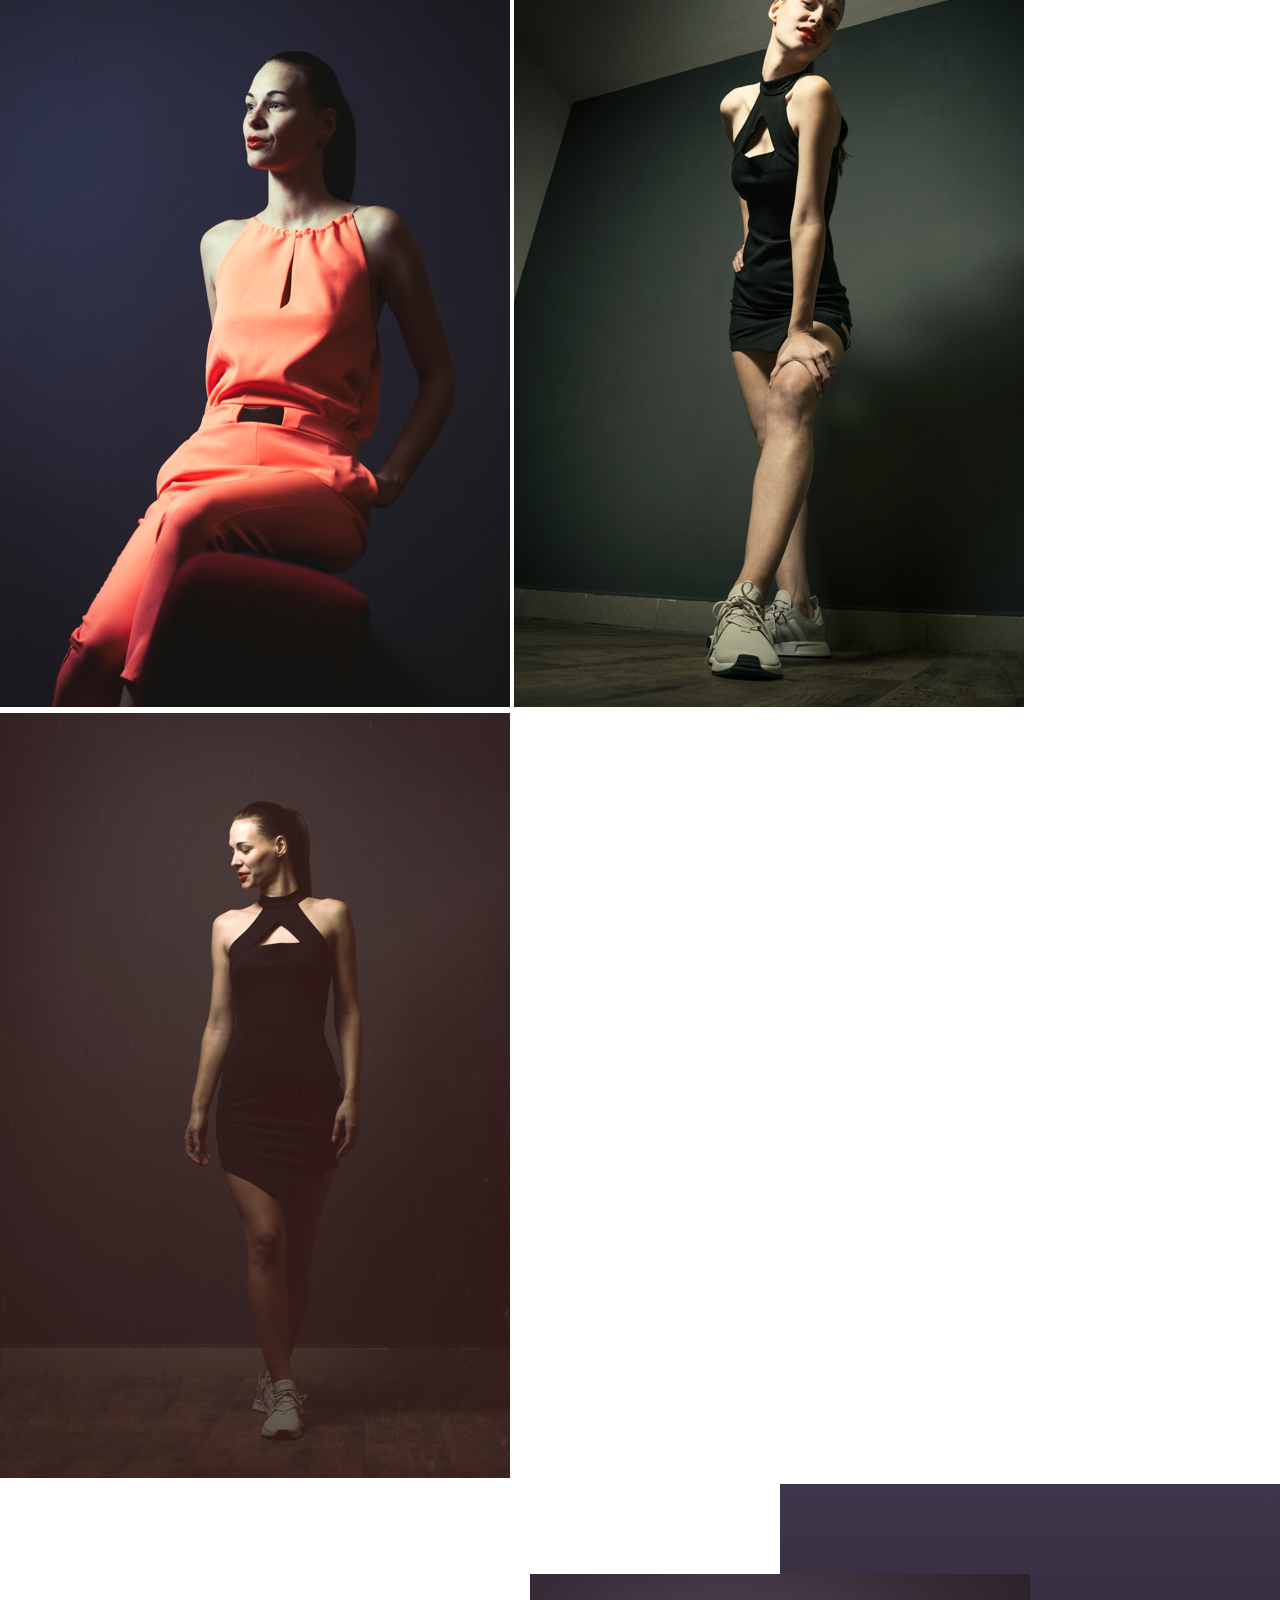
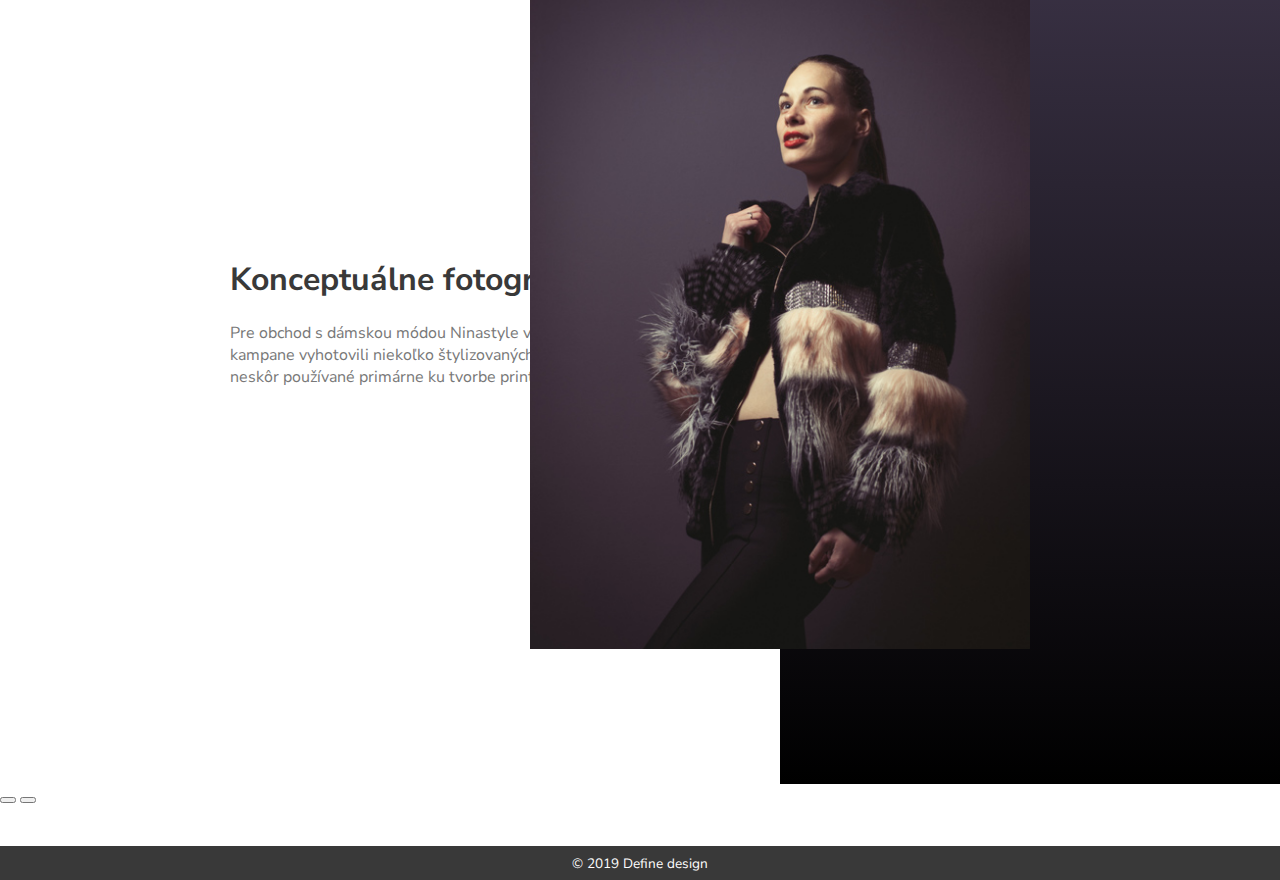
<file: ninastyle.html>
<!DOCTYPE html>
<html lang="sk">
<head>
      <meta charset="UTF-8">
      <meta name="viewport" content="width=device-width, initial-scale=1.0">
      <meta http-equiv="X-UA-Compatible" content="ie=edge">
      <title>Define - Fotografie pre Ninastyle</title>
      <link rel="stylesheet" href="nina.css">
      <link href="https://fonts.googleapis.com/css?family=Nunito+Sans:400,600,900" rel="stylesheet">
      <link rel="stylesheet" href="https://use.fontawesome.com/releases/v5.0.13/css/all.css" integrity="sha384-DNOHZ68U8hZfKXOrtjWvjxusGo9WQnrNx2sqG0tfsghAvtVlRW3tvkXWZh58N9jp" crossorigin="anonymous">
      <link rel="shortcut icon" type="image/png" href="imgs/define_favicon.png"/>
      <meta name="keywords" content="define, logo, dizajn, UX, UI, web, SEO, tvorba, webstránky, online, business, video, fotograf, produkt, marketing, stratégia, Žilina, design, SEO optimalizácia, UX dizajn, development, copywriting, fotografie, content, agentúra, kreatívny, coaching, mentoring, konzultácie, typografia, grafika, tlač, PPC, adwords">
      <meta property="og:url" content="https://www.define.sk/ninastyle">
      <meta property="og:title" content="Define - Fotografie pre Ninastyle">
      <meta property="og:description" content="Spájame dizajn a business. Tvoríme vizuálne a komunikačné stratégie
      s cieľom rozvíjať business našich klientov. Branding, UI/UX dizajn, tvorba webstránok,
      strategická analýza, SEO a content marketing sú nástroje, ktorými pomáhame klientom
      dosiahnuť stanovené ciele.">
      <meta property="og:image" content="https://www.define.sk/imgs/nina/00.jpg">
      <meta property="og:image:width" content="1200">
      <meta property="og:image:height" content="630">
      <meta name="description" content="Spájame dizajn a business. Tvoríme vizuálne a komunikačné stratégie
                                          s cieľom rozvíjať business našich klientov. Branding, UI/UX dizajn, tvorba webstránok,
                                          strategická analýza, SEO a content marketing sú nástroje, ktorými pomáhame klientom
                                          dosiahnuť stanovené ciele.">
</head>
<body>
      <div class="container">
            <nav id="nav" class="origNav">
                  <input type="checkbox" id="navBtn" class="hidden" onclick="fun()">
                  <label for="navBtn" class="nav-btn"><i class="ibtn"></i><i class="ibtn"></i><i class="ibtn"></i></label>
                  <div class="logo">
                        <a href="https://www.define.sk/">
                              <svg class="mainLogo" version="1.1" id="Layer_1" xmlns="http://www.w3.org/2000/svg" xmlns:xlink="http://www.w3.org/1999/xlink" x="0px" y="0px" viewBox="0 0 300 78" style="enable-background:new 0 0 300 78;" xml:space="preserve">
                              <style type="text/css">
                              .st0{fill:#393939;}
                              </style>
                              <g>
                              <g>
                                    <path class="st0" d="M37.1,68.9h-0.2c-1.3,2.1-3.1,3.6-5.5,4.6c-2.3,1-4.7,1.5-7.2,1.5c-3.1,0-5.9-0.6-8.5-1.8
                                          c-2.6-1.2-4.8-2.8-6.7-4.9c-1.9-2-3.3-4.4-4.4-7.1c-1-2.7-1.6-5.6-1.6-8.6s0.5-5.8,1.6-8.5c1-2.7,2.5-5.1,4.3-7.1s4-3.7,6.6-4.9
                                          s5.4-1.8,8.5-1.8c2.4,0,4.8,0.4,7.1,1.3c2.3,0.9,4.3,2.3,5.8,4.1V5.9h14.9v67.7H37.1V68.9z M28,43.2c-1.5,0-2.9,0.3-4,0.8
                                          c-1.2,0.5-2.2,1.2-3,2s-1.4,1.8-1.9,3c-0.4,1.1-0.7,2.4-0.7,3.7c0,2.7,0.8,4.9,2.5,6.7s4,2.7,7.1,2.7c3,0,5.4-0.9,7.1-2.7
                                          c1.7-1.8,2.5-4,2.5-6.7c0-1.3-0.2-2.5-0.7-3.7c-0.4-1.1-1.1-2.1-1.9-3c-0.8-0.8-1.8-1.5-3-2C30.9,43.5,29.5,43.2,28,43.2z"/>
                                    <path class="st0" d="M104.2,55.1H73c0,3,0.8,5.4,2.3,6.9c1.6,1.6,3.9,2.4,7,2.4c1.6,0,2.9-0.3,4.1-0.9s2.2-1.6,3-3h14.3
                                          c-0.6,2.4-1.6,4.6-3,6.4s-3,3.3-5,4.5c-1.9,1.2-4,2-6.3,2.6s-4.6,0.9-7,0.9c-3.5,0-6.7-0.5-9.7-1.5S67.2,71,65,69.1
                                          c-2.1-1.9-3.8-4.2-5.1-7c-1.2-2.8-1.8-6-1.8-9.5s0.6-6.6,1.7-9.4c1.1-2.8,2.7-5.1,4.8-7c2-1.9,4.5-3.4,7.3-4.4
                                          c2.8-1,6-1.6,9.4-1.6c3.6,0,6.9,0.5,9.7,1.6c2.8,1.1,5.2,2.6,7.2,4.7c2,2,3.5,4.4,4.5,7.3c1,2.9,1.6,6.1,1.6,9.7v1.6H104.2z
                                                M90.4,46.6c-0.4-2-1.4-3.6-3-4.8S84,40,82,40c-2.2,0-4.1,0.6-5.7,1.7c-1.6,1.1-2.7,2.8-3.1,4.9C73.2,46.6,90.4,46.6,90.4,46.6z"
                                          />
                                    <path class="st0" d="M127.3,73.6h-14.9V44h-5.2V31.7h5.2v-5.3c0-1.5,0-2.8,0.1-4.1c0.1-1.3,0.2-2.5,0.5-3.7s0.7-2.4,1.3-3.5
                                          c0.6-1.1,1.4-2.3,2.4-3.4c1.8-2.2,4-3.8,6.6-5c2.5-1.1,5.2-1.7,8-1.7c1.1,0,2.2,0.1,3.3,0.3c1,0.2,2.1,0.6,3.1,1.1v12.8
                                          c-0.9-0.4-1.7-0.7-2.5-1s-1.7-0.4-2.7-0.4c-1.9,0-3.2,0.6-4,1.7s-1.1,2.9-1.1,5.3v6.8h10.4V44h-10.4v29.6H127.3z"/>
                              </g>
                              <path class="st0" d="M155.9,43c1.1,0,2.2,0.2,3.2,0.7c1,0.4,1.9,1,2.7,1.8s1.4,1.6,1.8,2.7c0.4,1,0.7,2.1,0.7,3.2s-0.2,2.2-0.7,3.2
                                    c-0.4,1-1,1.9-1.8,2.7s-1.6,1.4-2.7,1.8c-1,0.4-2.1,0.7-3.2,0.7s-2.2-0.2-3.2-0.7c-1-0.4-1.9-1-2.7-1.8s-1.4-1.6-1.8-2.7
                                    c-0.4-1-0.7-2.1-0.7-3.2s0.2-2.2,0.7-3.2c0.4-1,1-1.9,1.8-2.7s1.6-1.4,2.7-1.8C153.7,43.2,154.7,43,155.9,43z"/>
                              <g>
                                    <path class="st0" d="M190.2,73.6h-14.9V31.7h14.9V73.6z"/>
                                    <path class="st0" d="M214.8,37.1h0.2c1.7-2.6,3.7-4.3,5.8-5.3s4.7-1.5,7.6-1.5c2.8,0,5.2,0.4,7.2,1.3c2,0.8,3.6,2,4.9,3.5
                                          c1.3,1.5,2.2,3.4,2.8,5.5s0.9,4.5,0.9,7.1v25.9h-14.8V53.2c0-1,0-2.1,0-3.3c0-1.3-0.2-2.5-0.6-3.7s-1-2.1-2-2.9
                                          c-0.9-0.8-2.3-1.1-4.2-1.1c-1.5,0-2.8,0.3-3.8,0.8s-1.8,1.2-2.4,2.1c-0.6,0.9-1,1.9-1.3,3.1c-0.2,1.2-0.4,2.4-0.4,3.7v21.7H200
                                          V31.7h14.9L214.8,37.1L214.8,37.1z"/>
                                    <path class="st0" d="M296.9,55.1h-31.3c0,3,0.8,5.4,2.3,6.9c1.6,1.6,3.9,2.4,7,2.4c1.6,0,3-0.3,4.1-0.9c1.2-0.6,2.2-1.6,3-3h14.3
                                          c-0.6,2.4-1.6,4.6-3,6.4s-3,3.3-5,4.5c-1.9,1.2-4,2-6.3,2.6s-4.6,0.9-7,0.9c-3.5,0-6.7-0.5-9.7-1.5s-5.5-2.4-7.7-4.3
                                          c-2.1-1.9-3.8-4.2-5.1-7c-1.2-2.8-1.8-6-1.8-9.5s0.6-6.6,1.7-9.4c1.1-2.8,2.7-5.1,4.8-7c2-1.9,4.5-3.4,7.3-4.4
                                          c2.8-1,6-1.6,9.4-1.6c3.6,0,6.9,0.5,9.7,1.6c2.8,1.1,5.2,2.6,7.2,4.7c2,2,3.5,4.4,4.5,7.3c1,2.9,1.6,6.1,1.6,9.7L296.9,55.1
                                          L296.9,55.1z M283.1,46.6c-0.4-2-1.4-3.6-3-4.8s-3.4-1.8-5.4-1.8c-2.2,0-4.1,0.6-5.7,1.7c-1.6,1.1-2.7,2.8-3.1,4.9
                                          C265.9,46.6,283.1,46.6,283.1,46.6z"/>
                              </g>
                              </g>
                              </svg>
                        </a>
                  </div>
                  <div class="nav-wrapper hidden" id="mobileMenu">
                        <ul id="menu">
                              <li><a class="menuItem menuServBtn" href="index.html#servScroll">Služby</a></li>
                              <li><a class="menuItem" href="portfolio">Portfólio</a></li>
                              <li><a class="menuItem" href="https://www.define.sk/blog">Blog</a></li>
                              <li><a class="menuItem menuContBtn" href="index.html#contScroll">Kontakt</a></li>
                        </ul>
                  </div>
            </nav>
            </div>
      </div>
      <main>
            <div id="preload">
                  <img src="imgs/nina/00.jpg">
                  <img src="imgs/nina/01.jpg">
                  <img src="imgs/nina/02.jpg">
                  <img src="imgs/nina/03.jpg">
                  <img src="imgs/nina/04.jpg">
                  <img src="imgs/nina/05.jpg">
                  <img src="imgs/nina/06.jpg">
            </div>
            <div class="mainWrap">
                  <div class="desc" id="textualis">
                        <div class="opener" id="openIt"><div class="grip"></div></div>
                        <h1>Konceptuálne fotografie</h1>
                        <p>Pre obchod s dámskou módou Ninastyle v Žiline sme v rámci kampane
                              vyhotovili niekoľko štylizovaných fotografií, ktoré bolie neskôr používané
                              primárne ku tvorbe printových materiálov.
                        </p>
                        <wrapper>
                              <button onclick="prev()"><i class="fas fa-chevron-left"></i></button>
                              <button onclick="next()"><i class="fas fa-chevron-right"></i></button>
                        </wrapper>
                  </div>
                  <div class="imgBg" id="bgMagic">
                        <div class="imgCage" id="cage"></div>
                  </div>
            </div>
      <div class="overBtns">
            <button class="ffst" onclick="prev()"><i class="fas fa-chevron-left"></i></button>      
            <button class="ssnd" onclick="next()"><i class="fas fa-chevron-right"></i></button>
      </div>
      </main>
      <footer>
            <p>&copy; 2019 Define design</p>
      </footer>
      <script src="js/nina.js"></script>
</body>
</html>
</file>
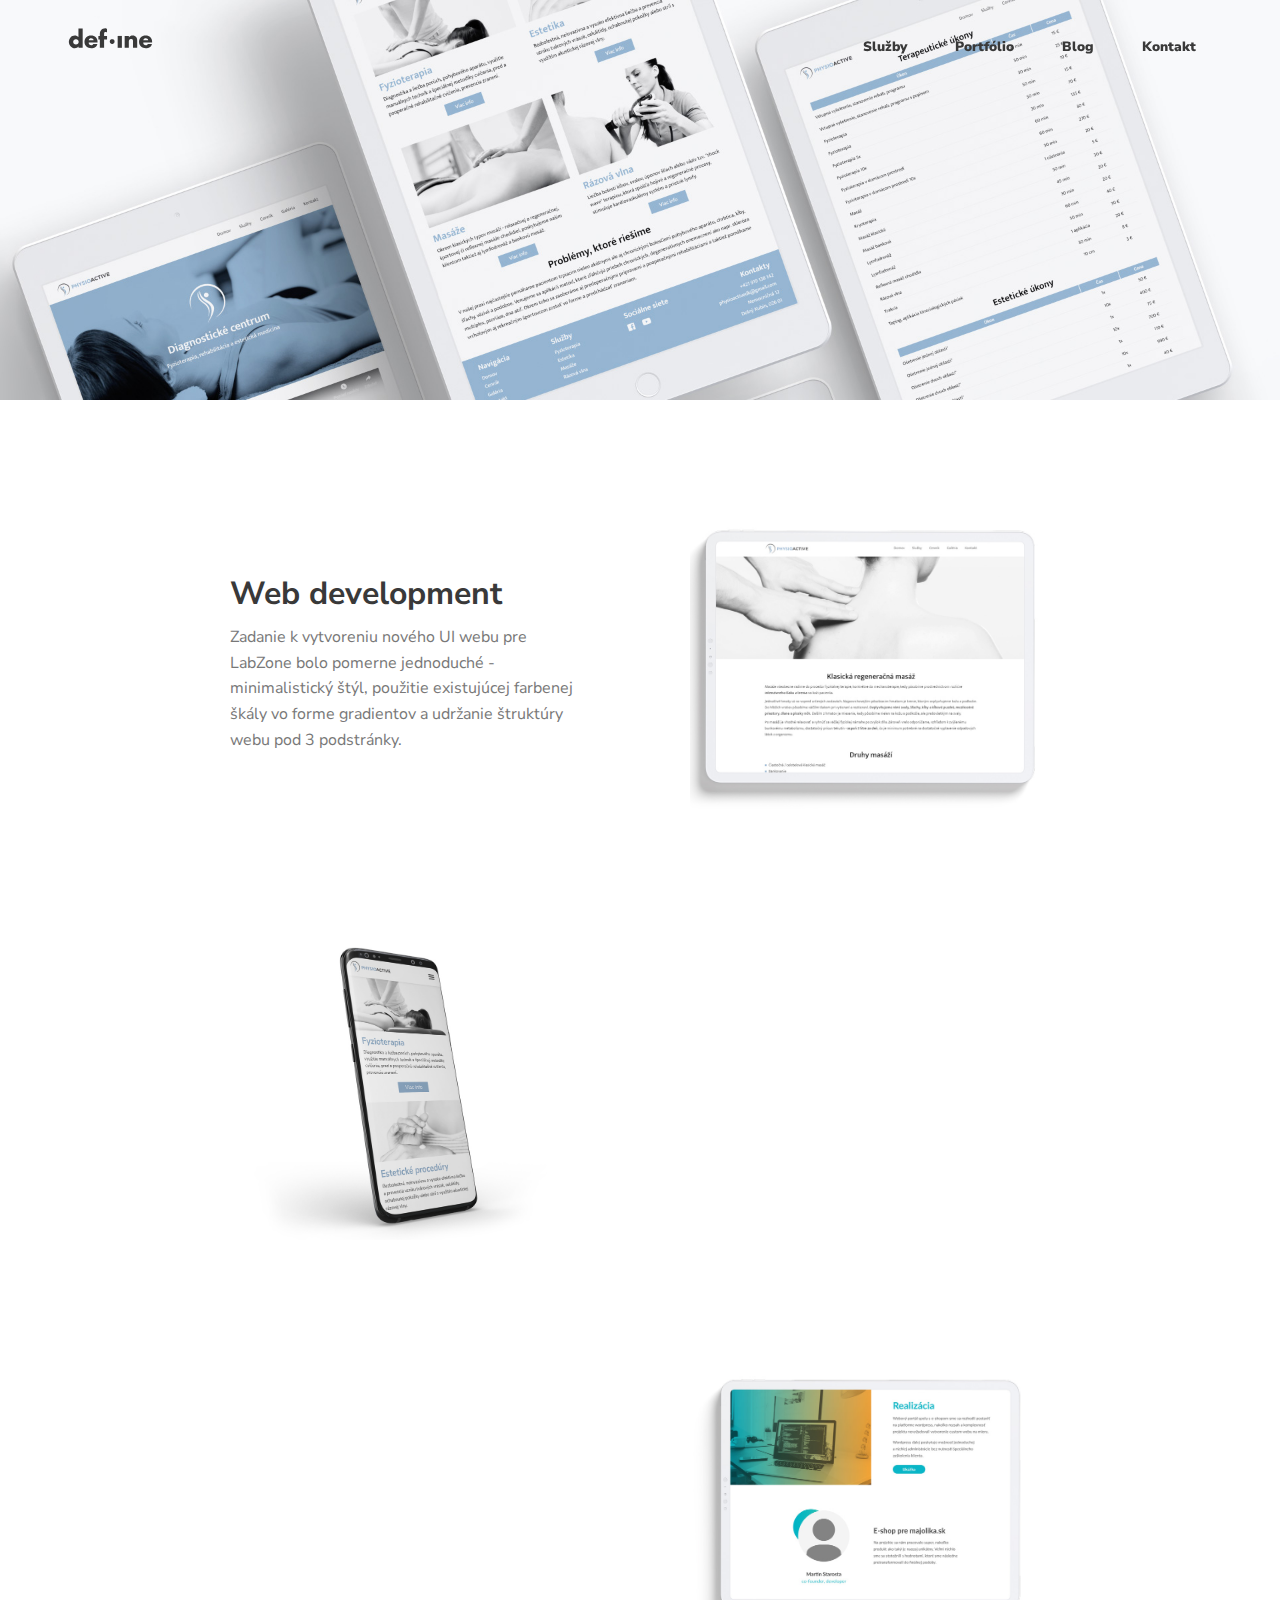
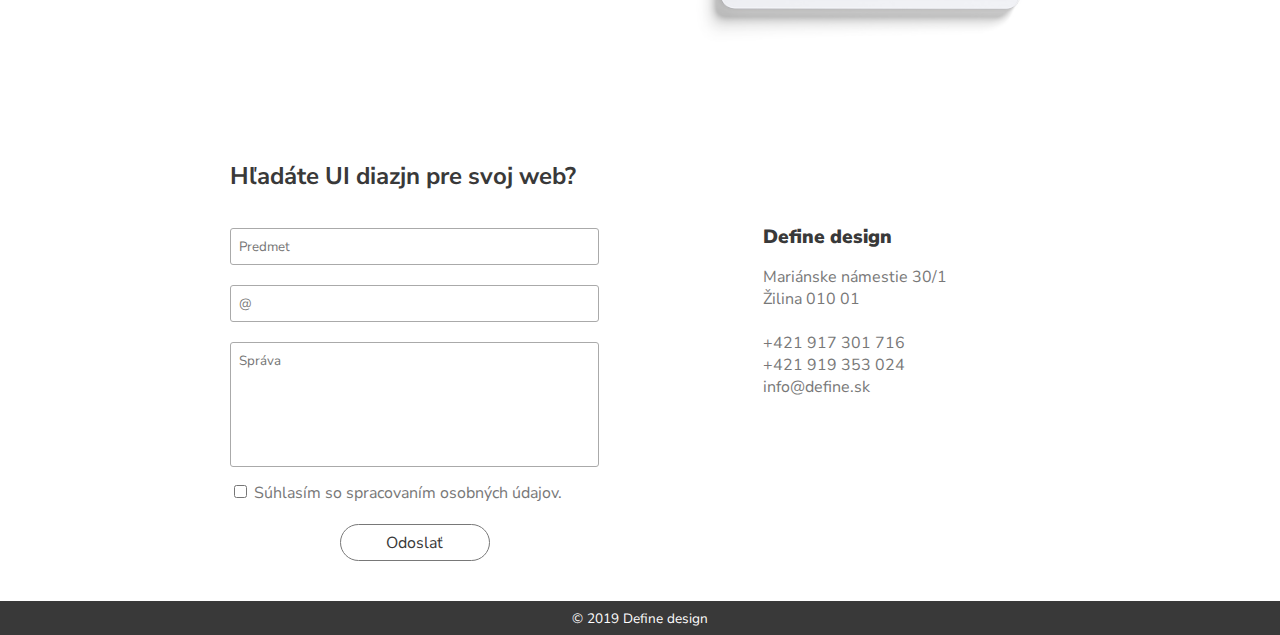
<file: physioactive.html>
<!DOCTYPE html>
<html lang="sk">
<head>
      <meta charset="UTF-8">
      <meta name="viewport" content="width=device-width, initial-scale=1.0">
      <meta http-equiv="X-UA-Compatible" content="ie=edge">
      <title>Define - Web redizajn pre Physioactive</title>
      <link rel="stylesheet" href="physioactive.css">
      <link href="https://fonts.googleapis.com/css?family=Nunito+Sans:400,600,900" rel="stylesheet">
      <link rel="stylesheet" href="https://use.fontawesome.com/releases/v5.0.13/css/all.css" integrity="sha384-DNOHZ68U8hZfKXOrtjWvjxusGo9WQnrNx2sqG0tfsghAvtVlRW3tvkXWZh58N9jp" crossorigin="anonymous">
      <link rel="shortcut icon" type="image/png" href="imgs/define_favicon.png"/>
      <meta name="keywords" content="define, logo, dizajn, UX, UI, web, SEO, tvorba, webstránky, online, business, video, fotograf, produkt, marketing, stratégia, Žilina, design, SEO optimalizácia, UX dizajn, development, copywriting, fotografie, content, agentúra, kreatívny, coaching, mentoring, konzultácie, typografia, grafika, tlač, PPC, adwords">
      <meta property="og:url" content="https://www.define.sk/physioactive">
      <meta property="og:title" content="Define - Web redizajn pre Physioactive">
      <meta property="og:description" content="Spájame dizajn a business. Tvoríme vizuálne a komunikačné stratégie
      s cieľom rozvíjať business našich klientov. Branding, UI/UX dizajn, tvorba webstránok,
      strategická analýza, SEO a content marketing sú nástroje, ktorými pomáhame klientom
      dosiahnuť stanovené ciele.">
      <meta property="og:image" content="https://www.define.sk/imgs/physioactive/physioactive_top.jpg">
      <meta property="og:image:width" content="1200">
      <meta property="og:image:height" content="630">
      <meta name="description" content="Spájame dizajn a business. Tvoríme vizuálne a komunikačné stratégie
                                          s cieľom rozvíjať business našich klientov. Branding, UI/UX dizajn, tvorba webstránok,
                                          strategická analýza, SEO a content marketing sú nástroje, ktorými pomáhame klientom
                                          dosiahnuť stanovené ciele.">
</head>
<body>
      <div class="container">
            <nav id="nav" class="origNav">
                  <input type="checkbox" id="navBtn" class="hidden" onclick="fun()">
                  <label for="navBtn" class="nav-btn"><i class="ibtn"></i><i class="ibtn"></i><i class="ibtn"></i></label>
                  <div class="logo">
                        <a href="https://www.define.sk/">
                              <svg class="mainLogo" version="1.1" id="Layer_1" xmlns="http://www.w3.org/2000/svg" xmlns:xlink="http://www.w3.org/1999/xlink" x="0px" y="0px" viewBox="0 0 300 78" style="enable-background:new 0 0 300 78;" xml:space="preserve">
                              <style type="text/css">
                              .st0{fill:#393939;}
                              </style>
                              <g>
                              <g>
                                    <path class="st0" d="M37.1,68.9h-0.2c-1.3,2.1-3.1,3.6-5.5,4.6c-2.3,1-4.7,1.5-7.2,1.5c-3.1,0-5.9-0.6-8.5-1.8
                                          c-2.6-1.2-4.8-2.8-6.7-4.9c-1.9-2-3.3-4.4-4.4-7.1c-1-2.7-1.6-5.6-1.6-8.6s0.5-5.8,1.6-8.5c1-2.7,2.5-5.1,4.3-7.1s4-3.7,6.6-4.9
                                          s5.4-1.8,8.5-1.8c2.4,0,4.8,0.4,7.1,1.3c2.3,0.9,4.3,2.3,5.8,4.1V5.9h14.9v67.7H37.1V68.9z M28,43.2c-1.5,0-2.9,0.3-4,0.8
                                          c-1.2,0.5-2.2,1.2-3,2s-1.4,1.8-1.9,3c-0.4,1.1-0.7,2.4-0.7,3.7c0,2.7,0.8,4.9,2.5,6.7s4,2.7,7.1,2.7c3,0,5.4-0.9,7.1-2.7
                                          c1.7-1.8,2.5-4,2.5-6.7c0-1.3-0.2-2.5-0.7-3.7c-0.4-1.1-1.1-2.1-1.9-3c-0.8-0.8-1.8-1.5-3-2C30.9,43.5,29.5,43.2,28,43.2z"/>
                                    <path class="st0" d="M104.2,55.1H73c0,3,0.8,5.4,2.3,6.9c1.6,1.6,3.9,2.4,7,2.4c1.6,0,2.9-0.3,4.1-0.9s2.2-1.6,3-3h14.3
                                          c-0.6,2.4-1.6,4.6-3,6.4s-3,3.3-5,4.5c-1.9,1.2-4,2-6.3,2.6s-4.6,0.9-7,0.9c-3.5,0-6.7-0.5-9.7-1.5S67.2,71,65,69.1
                                          c-2.1-1.9-3.8-4.2-5.1-7c-1.2-2.8-1.8-6-1.8-9.5s0.6-6.6,1.7-9.4c1.1-2.8,2.7-5.1,4.8-7c2-1.9,4.5-3.4,7.3-4.4
                                          c2.8-1,6-1.6,9.4-1.6c3.6,0,6.9,0.5,9.7,1.6c2.8,1.1,5.2,2.6,7.2,4.7c2,2,3.5,4.4,4.5,7.3c1,2.9,1.6,6.1,1.6,9.7v1.6H104.2z
                                                M90.4,46.6c-0.4-2-1.4-3.6-3-4.8S84,40,82,40c-2.2,0-4.1,0.6-5.7,1.7c-1.6,1.1-2.7,2.8-3.1,4.9C73.2,46.6,90.4,46.6,90.4,46.6z"
                                          />
                                    <path class="st0" d="M127.3,73.6h-14.9V44h-5.2V31.7h5.2v-5.3c0-1.5,0-2.8,0.1-4.1c0.1-1.3,0.2-2.5,0.5-3.7s0.7-2.4,1.3-3.5
                                          c0.6-1.1,1.4-2.3,2.4-3.4c1.8-2.2,4-3.8,6.6-5c2.5-1.1,5.2-1.7,8-1.7c1.1,0,2.2,0.1,3.3,0.3c1,0.2,2.1,0.6,3.1,1.1v12.8
                                          c-0.9-0.4-1.7-0.7-2.5-1s-1.7-0.4-2.7-0.4c-1.9,0-3.2,0.6-4,1.7s-1.1,2.9-1.1,5.3v6.8h10.4V44h-10.4v29.6H127.3z"/>
                              </g>
                              <path class="st0" d="M155.9,43c1.1,0,2.2,0.2,3.2,0.7c1,0.4,1.9,1,2.7,1.8s1.4,1.6,1.8,2.7c0.4,1,0.7,2.1,0.7,3.2s-0.2,2.2-0.7,3.2
                                    c-0.4,1-1,1.9-1.8,2.7s-1.6,1.4-2.7,1.8c-1,0.4-2.1,0.7-3.2,0.7s-2.2-0.2-3.2-0.7c-1-0.4-1.9-1-2.7-1.8s-1.4-1.6-1.8-2.7
                                    c-0.4-1-0.7-2.1-0.7-3.2s0.2-2.2,0.7-3.2c0.4-1,1-1.9,1.8-2.7s1.6-1.4,2.7-1.8C153.7,43.2,154.7,43,155.9,43z"/>
                              <g>
                                    <path class="st0" d="M190.2,73.6h-14.9V31.7h14.9V73.6z"/>
                                    <path class="st0" d="M214.8,37.1h0.2c1.7-2.6,3.7-4.3,5.8-5.3s4.7-1.5,7.6-1.5c2.8,0,5.2,0.4,7.2,1.3c2,0.8,3.6,2,4.9,3.5
                                          c1.3,1.5,2.2,3.4,2.8,5.5s0.9,4.5,0.9,7.1v25.9h-14.8V53.2c0-1,0-2.1,0-3.3c0-1.3-0.2-2.5-0.6-3.7s-1-2.1-2-2.9
                                          c-0.9-0.8-2.3-1.1-4.2-1.1c-1.5,0-2.8,0.3-3.8,0.8s-1.8,1.2-2.4,2.1c-0.6,0.9-1,1.9-1.3,3.1c-0.2,1.2-0.4,2.4-0.4,3.7v21.7H200
                                          V31.7h14.9L214.8,37.1L214.8,37.1z"/>
                                    <path class="st0" d="M296.9,55.1h-31.3c0,3,0.8,5.4,2.3,6.9c1.6,1.6,3.9,2.4,7,2.4c1.6,0,3-0.3,4.1-0.9c1.2-0.6,2.2-1.6,3-3h14.3
                                          c-0.6,2.4-1.6,4.6-3,6.4s-3,3.3-5,4.5c-1.9,1.2-4,2-6.3,2.6s-4.6,0.9-7,0.9c-3.5,0-6.7-0.5-9.7-1.5s-5.5-2.4-7.7-4.3
                                          c-2.1-1.9-3.8-4.2-5.1-7c-1.2-2.8-1.8-6-1.8-9.5s0.6-6.6,1.7-9.4c1.1-2.8,2.7-5.1,4.8-7c2-1.9,4.5-3.4,7.3-4.4
                                          c2.8-1,6-1.6,9.4-1.6c3.6,0,6.9,0.5,9.7,1.6c2.8,1.1,5.2,2.6,7.2,4.7c2,2,3.5,4.4,4.5,7.3c1,2.9,1.6,6.1,1.6,9.7L296.9,55.1
                                          L296.9,55.1z M283.1,46.6c-0.4-2-1.4-3.6-3-4.8s-3.4-1.8-5.4-1.8c-2.2,0-4.1,0.6-5.7,1.7c-1.6,1.1-2.7,2.8-3.1,4.9
                                          C265.9,46.6,283.1,46.6,283.1,46.6z"/>
                              </g>
                              </g>
                              </svg>
                        </a>
                  </div>
                  <div class="nav-wrapper hidden" id="mobileMenu">
                        <ul id="menu">
                              <li><a class="menuItem menuServBtn" href="index.html#servScroll">Služby</a></li>
                              <li><a class="menuItem" href="portfolio">Portfólio</a></li>
                              <li><a class="menuItem" href="https://www.define.sk/blog">Blog</a></li>
                              <li><a class="menuItem menuContBtn" href="#" data-scroll="contScroll">Kontakt</a></li>
                        </ul>
                  </div>
            </nav>
            </div>
      </div>
      <main>
           <div class="topCont"><div class="topImg"></div></div>
            <div class="flexMain">
                  <div class="text">
                        <h1>Web development</h1>
                        <p>Zadanie k vytvoreniu nového UI webu pre LabZone bolo pomerne jednoduché - minimalistický štýl, použitie existujúcej farbenej škály vo forme gradientov a udržanie štruktúry webu pod 3 podstránky. </p>
                  </div>
                  <div class="imgUp pop" data-name="one"></div>
            </div>
            <div class="flexMain flip">
                  <div class="text2 init fade">
                        <p>Primárnym krokom bolo navrhnúť landing page, na ktorej užívateľ nájde všetky potrebné informácie o službách, prípadových štúdiách a kontakty spolu so social media odkazmi. </p>
                  </div>
                  <div class="imgUp2 pop" data-name="two"></div>
            </div>
            <div class="flexMain">
                  <div class="text init fade">
                        <p>Okrem toho sme vyhotovili aj templát podstránky pre prípadové štúdie, ktorý popisoval klienta, jeho problém či potreby a samotné riešenie. Pri návrhu sme si dávali záležať na tom, aby bol dizajn konzistentne lightweight a aby sa v konečnom dôsledku aj jednoducho programoval.</p>
                  </div>
                  <div class="imgUp3 pop" data-name="three"></div>
            </div>
      </main>
      <div class="zoomImg1 close">
            <div class="zImg1"></div>
      </div>
      <div class="zoomImg2 close">
            <div class="zImg2"></div>
      </div>
      <div class="zoomImg3 close">
            <div class="zImg3"></div>
      </div>
      <section class="contact section" id="contScroll">
            <div class="containCont">
                  <h1 class="header">Hľadáte UI diazjn pre svoj web?</h1>
                  <div class="contForm">
                        <form class="contact_form calendar" action="php.php" method="POST" autocomplete="off">
                              <input class="input-subject" id="subject" type="text" name="subj" required placeholder="Predmet">
                              <input class="input-email" id="userEmail" type="email" name="email" required placeholder="@">
                              <textarea class="input-message" id="message" type="text" name="message" rows="10" cols="30" required placeholder="Správa"></textarea>
                              <div>
                                    <input type="checkbox" id="gdpr" name="gdpr" style="margin-top:18px;" required>
                                    <label for="gdpr" class="gdpr">Súhlasím so spracovaním osobných údajov.</label>
                              </div>
                              <input id="submit" type="submit" name="submit" value="Odoslať">
                        </form>
                        <div class="successAlert">
                              <h1>Ďakujeme</h1>
                              <p>Na vašu správu odpovieme hneď ako to bude možné.</p>
                              <wrapper><a class="okBtn" id="okBtn">Rozumiem<span><i class="fa fa-caret-right"></i></span></a></wrapper>
                        </div>
                        <div class="contInfo">
                                    <h2 class="subhead">Define design</h2>
                                    <p class="par">
                                          Mariánske námestie 30/1<br>
                                          Žilina 010 01<br>
                                          <br>
                                          +421 917 301 716<br>
                                          +421 919 353 024<br>
                                          info@define.sk
                                    </p>
                                    <div class="socialMedia">
                                    <a href="https://www.linkedin.com/in/michal-%C5%BE%C3%A1k-62a89a156/" target="_blank"><i class="fab fa-linkedin-in"></i></a>
                                    <a href="https://www.facebook.com/definedsgn/" target="_blank"><i class="fab fa-facebook-f"></i></a>
                                    <a href="https://www.instagram.com/define_dsgn/" target="_blank"><i class="fab fa-instagram"></i></a>
                                    </div>
                        </div>
                  </div>
            </div>
      </section>
      <footer>
            <p>&copy; 2019 Define design</p>
      </footer>
      <script src="js/labzone.js"></script>
</body>
</html>
</file>
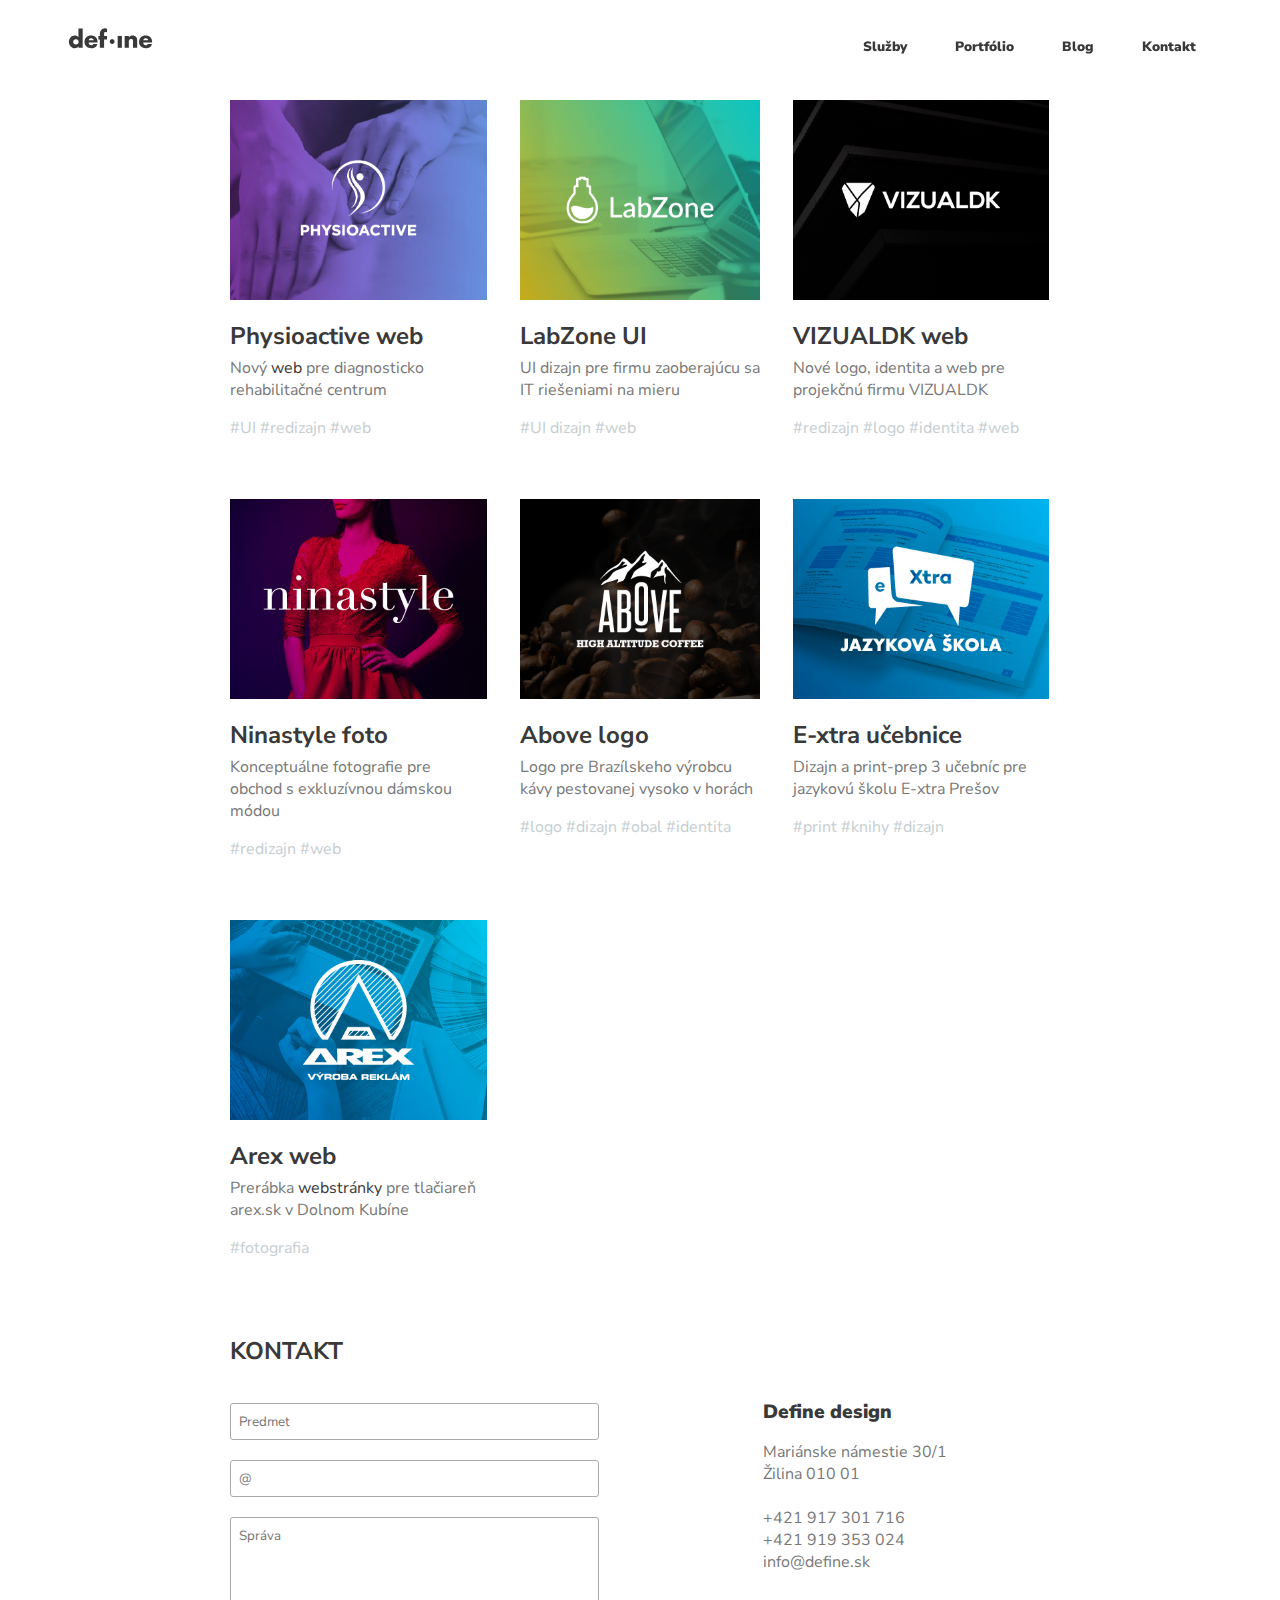
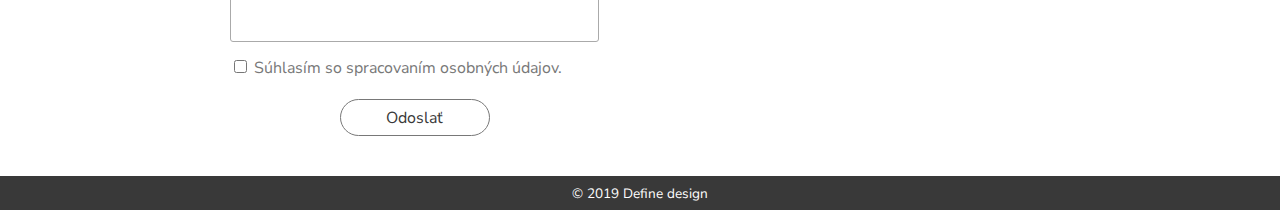
<file: portfolio.html>
<!DOCTYPE html>
<html lang="sk">
<head>
      <meta charset="UTF-8">
      <meta name="viewport" content="width=device-width, initial-scale=1.0">
      <meta http-equiv="X-UA-Compatible" content="ie=edge">
      <title>Define - Portfólio</title>
      <link rel="stylesheet" href="portfolio.css">
      <link href="https://fonts.googleapis.com/css?family=Nunito+Sans:400,600,900" rel="stylesheet">
      <link rel="stylesheet" href="https://use.fontawesome.com/releases/v5.0.13/css/all.css" integrity="sha384-DNOHZ68U8hZfKXOrtjWvjxusGo9WQnrNx2sqG0tfsghAvtVlRW3tvkXWZh58N9jp" crossorigin="anonymous">
      <link rel="shortcut icon" type="image/png" href="imgs/define_favicon.png"/>
      <meta name="keywords" content="define, logo, dizajn, UX, UI, web, SEO, tvorba, webstránky, online, business, video, fotograf, produkt, marketing, stratégia, Žilina, design, SEO optimalizácia, UX dizajn, development, copywriting, fotografie, content, agentúra, kreatívny, coaching, mentoring, konzultácie, typografia, grafika, tlač, PPC, adwords">
      <meta property="og:url" content="https://www.define.sk/portfolio">
      <meta property="og:title" content="Define - portfólio">
      <meta property="og:description" content="Spájame dizajn a business. Tvoríme vizuálne a komunikačné stratégie
      s cieľom rozvíjať business našich klientov. Branding, UI/UX dizajn, tvorba webstránok,
      strategická analýza, SEO a content marketing sú nástroje, ktorými pomáhame klientom
      dosiahnuť reálne výsledky.">
      <meta property="og:image" content="https://www.define.sk/imgs/main_bg.jpg">
      <meta property="og:image:width" content="1200">
      <meta property="og:image:height" content="630">
      <meta name="description" content="Spájame dizajn a business. Tvoríme vizuálne a komunikačné stratégie
                                          s cieľom rozvíjať business našich klientov. Branding, UI/UX dizajn, tvorba webstránok,
                                          strategická analýza, SEO a content marketing sú nástroje, ktorými pomáhame klientom
                                          dosiahnuť reálne výsledky.">
</head>
<body>
      <div class="container">
            <nav id="nav" class="origNav">
                  <input type="checkbox" id="navBtn" class="hidden" onclick="fun()">
                  <label for="navBtn" class="nav-btn"><i class="ibtn"></i><i class="ibtn"></i><i class="ibtn"></i></label>
                  <div class="logo">
                        <a href="https://www.define.sk/">
                              <svg class="mainLogo" version="1.1" id="Layer_1" xmlns="http://www.w3.org/2000/svg" xmlns:xlink="http://www.w3.org/1999/xlink" x="0px" y="0px" viewBox="0 0 300 78" style="enable-background:new 0 0 300 78;" xml:space="preserve">
                              <style type="text/css">
                              .st0{fill:#393939;}
                              </style>
                              <g>
                              <g>
                                    <path class="st0" d="M37.1,68.9h-0.2c-1.3,2.1-3.1,3.6-5.5,4.6c-2.3,1-4.7,1.5-7.2,1.5c-3.1,0-5.9-0.6-8.5-1.8
                                          c-2.6-1.2-4.8-2.8-6.7-4.9c-1.9-2-3.3-4.4-4.4-7.1c-1-2.7-1.6-5.6-1.6-8.6s0.5-5.8,1.6-8.5c1-2.7,2.5-5.1,4.3-7.1s4-3.7,6.6-4.9
                                          s5.4-1.8,8.5-1.8c2.4,0,4.8,0.4,7.1,1.3c2.3,0.9,4.3,2.3,5.8,4.1V5.9h14.9v67.7H37.1V68.9z M28,43.2c-1.5,0-2.9,0.3-4,0.8
                                          c-1.2,0.5-2.2,1.2-3,2s-1.4,1.8-1.9,3c-0.4,1.1-0.7,2.4-0.7,3.7c0,2.7,0.8,4.9,2.5,6.7s4,2.7,7.1,2.7c3,0,5.4-0.9,7.1-2.7
                                          c1.7-1.8,2.5-4,2.5-6.7c0-1.3-0.2-2.5-0.7-3.7c-0.4-1.1-1.1-2.1-1.9-3c-0.8-0.8-1.8-1.5-3-2C30.9,43.5,29.5,43.2,28,43.2z"/>
                                    <path class="st0" d="M104.2,55.1H73c0,3,0.8,5.4,2.3,6.9c1.6,1.6,3.9,2.4,7,2.4c1.6,0,2.9-0.3,4.1-0.9s2.2-1.6,3-3h14.3
                                          c-0.6,2.4-1.6,4.6-3,6.4s-3,3.3-5,4.5c-1.9,1.2-4,2-6.3,2.6s-4.6,0.9-7,0.9c-3.5,0-6.7-0.5-9.7-1.5S67.2,71,65,69.1
                                          c-2.1-1.9-3.8-4.2-5.1-7c-1.2-2.8-1.8-6-1.8-9.5s0.6-6.6,1.7-9.4c1.1-2.8,2.7-5.1,4.8-7c2-1.9,4.5-3.4,7.3-4.4
                                          c2.8-1,6-1.6,9.4-1.6c3.6,0,6.9,0.5,9.7,1.6c2.8,1.1,5.2,2.6,7.2,4.7c2,2,3.5,4.4,4.5,7.3c1,2.9,1.6,6.1,1.6,9.7v1.6H104.2z
                                                M90.4,46.6c-0.4-2-1.4-3.6-3-4.8S84,40,82,40c-2.2,0-4.1,0.6-5.7,1.7c-1.6,1.1-2.7,2.8-3.1,4.9C73.2,46.6,90.4,46.6,90.4,46.6z"
                                          />
                                    <path class="st0" d="M127.3,73.6h-14.9V44h-5.2V31.7h5.2v-5.3c0-1.5,0-2.8,0.1-4.1c0.1-1.3,0.2-2.5,0.5-3.7s0.7-2.4,1.3-3.5
                                          c0.6-1.1,1.4-2.3,2.4-3.4c1.8-2.2,4-3.8,6.6-5c2.5-1.1,5.2-1.7,8-1.7c1.1,0,2.2,0.1,3.3,0.3c1,0.2,2.1,0.6,3.1,1.1v12.8
                                          c-0.9-0.4-1.7-0.7-2.5-1s-1.7-0.4-2.7-0.4c-1.9,0-3.2,0.6-4,1.7s-1.1,2.9-1.1,5.3v6.8h10.4V44h-10.4v29.6H127.3z"/>
                              </g>
                              <path class="st0" d="M155.9,43c1.1,0,2.2,0.2,3.2,0.7c1,0.4,1.9,1,2.7,1.8s1.4,1.6,1.8,2.7c0.4,1,0.7,2.1,0.7,3.2s-0.2,2.2-0.7,3.2
                                    c-0.4,1-1,1.9-1.8,2.7s-1.6,1.4-2.7,1.8c-1,0.4-2.1,0.7-3.2,0.7s-2.2-0.2-3.2-0.7c-1-0.4-1.9-1-2.7-1.8s-1.4-1.6-1.8-2.7
                                    c-0.4-1-0.7-2.1-0.7-3.2s0.2-2.2,0.7-3.2c0.4-1,1-1.9,1.8-2.7s1.6-1.4,2.7-1.8C153.7,43.2,154.7,43,155.9,43z"/>
                              <g>
                                    <path class="st0" d="M190.2,73.6h-14.9V31.7h14.9V73.6z"/>
                                    <path class="st0" d="M214.8,37.1h0.2c1.7-2.6,3.7-4.3,5.8-5.3s4.7-1.5,7.6-1.5c2.8,0,5.2,0.4,7.2,1.3c2,0.8,3.6,2,4.9,3.5
                                          c1.3,1.5,2.2,3.4,2.8,5.5s0.9,4.5,0.9,7.1v25.9h-14.8V53.2c0-1,0-2.1,0-3.3c0-1.3-0.2-2.5-0.6-3.7s-1-2.1-2-2.9
                                          c-0.9-0.8-2.3-1.1-4.2-1.1c-1.5,0-2.8,0.3-3.8,0.8s-1.8,1.2-2.4,2.1c-0.6,0.9-1,1.9-1.3,3.1c-0.2,1.2-0.4,2.4-0.4,3.7v21.7H200
                                          V31.7h14.9L214.8,37.1L214.8,37.1z"/>
                                    <path class="st0" d="M296.9,55.1h-31.3c0,3,0.8,5.4,2.3,6.9c1.6,1.6,3.9,2.4,7,2.4c1.6,0,3-0.3,4.1-0.9c1.2-0.6,2.2-1.6,3-3h14.3
                                          c-0.6,2.4-1.6,4.6-3,6.4s-3,3.3-5,4.5c-1.9,1.2-4,2-6.3,2.6s-4.6,0.9-7,0.9c-3.5,0-6.7-0.5-9.7-1.5s-5.5-2.4-7.7-4.3
                                          c-2.1-1.9-3.8-4.2-5.1-7c-1.2-2.8-1.8-6-1.8-9.5s0.6-6.6,1.7-9.4c1.1-2.8,2.7-5.1,4.8-7c2-1.9,4.5-3.4,7.3-4.4
                                          c2.8-1,6-1.6,9.4-1.6c3.6,0,6.9,0.5,9.7,1.6c2.8,1.1,5.2,2.6,7.2,4.7c2,2,3.5,4.4,4.5,7.3c1,2.9,1.6,6.1,1.6,9.7L296.9,55.1
                                          L296.9,55.1z M283.1,46.6c-0.4-2-1.4-3.6-3-4.8s-3.4-1.8-5.4-1.8c-2.2,0-4.1,0.6-5.7,1.7c-1.6,1.1-2.7,2.8-3.1,4.9
                                          C265.9,46.6,283.1,46.6,283.1,46.6z"/>
                              </g>
                              </g>
                              </svg>
                        </a>
                  </div>
                  <div class="nav-wrapper hidden" id="mobileMenu">
                        <ul id="menu">
                              <li><a class="menuItem" href="index.html#servScroll" data-scroll="servScroll">Služby</a></li>
                              <li><a class="menuItem" href="portfolio">Portfólio</a></li>
                              <li><a class="menuItem" href="https://www.define.sk/blog">Blog</a></li>
                              <li><a class="menuItem menuContBtn" href="#" data-scroll="contScroll">Kontakt</a></li>
                        </ul>
                  </div>
            </nav>
            </div>
      </div>
      <main>
            <div class="flexContainer">
                  <div class="flexContMargin">
                        <div class="portUnit">
                              <a href="physioactive"><div class="portImg1"></div></a>
                              <h1>Physioactive web</h1>
                              <p>Nový <a href="https://www.physioactive.sk">web</a> pre diagnosticko rehabilitačné centrum</p>
                              <p class="hashes">#UI #redizajn #web</p>
                        </div>
                        <div class="portUnit">
                              <a href="labzone"><div class="portImg2"></div></a>
                              <h1>LabZone UI</h1>
                              <p>UI dizajn pre firmu zaoberajúcu sa IT riešeniami na mieru</p>
                              <p class="hashes">#UI dizajn #web</p>
                        </div>
                        <!-- <div class="portUnit">
                              <a href="#"><div class="portImg3"></div></a>
                              <h1>Mr Wood UX/UI</h1>
                              <p>Komplexný UI/UX dizajn pre 3D konfigurátor vstavaných skríň</p>
                              <p class="hashes">#UI #UX #dizajn #web</p>
                        </div> -->
                        <div class="portUnit">
                              <a href="vizualdk"><div class="portImg4"></div></a>
                              <h1>VIZUALDK web</h1>
                              <p>Nové logo, identita a web pre projekčnú firmu VIZUALDK</p>
                              <p class="hashes">#redizajn #logo #identita #web</p>
                        </div>
                        <div class="portUnit">
                              <a href="ninastyle"><div class="portImg5"></div></a>
                              <h1>Ninastyle foto</h1>
                              <p>Konceptuálne fotografie pre obchod s exkluzívnou dámskou módou</p>
                              <p class="hashes">#redizajn #web</p>
                        </div>
                        <div class="portUnit">
                              <a href="above"><div class="portImg6"></div></a>
                              <h1>Above logo</h1>
                              <p>Logo pre Brazílskeho výrobcu kávy pestovanej vysoko v horách</p>
                              <p class="hashes">#logo #dizajn #obal #identita</p>
                        </div>
                        <div class="portUnit">
                              <a href="extra"><div class="portImg7"></div></a>
                              <h1>E-xtra učebnice</h1>
                              <p>Dizajn a print-prep 3 učebníc pre jazykovú školu E-xtra Prešov</p>
                              <p class="hashes">#print #knihy #dizajn</p>
                        </div>
                        <div class="portUnit">
                              <a href="arex"><div class="portImg8"></div></a>
                              <h1>Arex web</h1>
                              <p>Prerábka <a href="https://www.arex.sk">webstránky</a> pre tlačiareň arex.sk v Dolnom Kubíne</p>
                              <p class="hashes">#fotografia</p>
                        </div>
                        <!-- <div class="portUnit">
                              <a href="#"><div class="portImg9"></div></a>
                              <h1>AR Visual web</h1>
                              <p>Nový web pre firmu čo rieši appky na Augmented Reality platforme</p>
                              <p class="hashes">#UI #redizajn #web</p>
                        </div> -->
                  </div>
            </div>
      </main>
            <section class="contact section" id="contScroll">
                  <div class="containCont">
                        <h1 class="header">KONTAKT</h1>
                        <div class="contForm">
                              <form class="contact_form calendar" action="php.php" method="POST" autocomplete="off">
                                    <input class="input-subject" id="subject" type="text" name="subj" required placeholder="Predmet">
                                    <input class="input-email" id="userEmail" type="email" name="email" required placeholder="@">
                                    <textarea class="input-message" id="message" type="text" name="message" rows="10" cols="30" required placeholder="Správa"></textarea>
                                    <div>
                                          <input type="checkbox" id="gdpr" name="gdpr" style="margin-top:18px;" required>
                                          <label for="gdpr" class="gdpr">Súhlasím so spracovaním osobných údajov.</label>
                                    </div>
                                    <input id="submit" type="submit" name="submit" value="Odoslať">
                              </form>
                              <div class="successAlert">
                                    <h1>Ďakujeme</h1>
                                    <p>Na vašu správu odpovieme hneď ako to bude možné.</p>
                                    <wrapper><a class="okBtn" id="okBtn">Rozumiem<span><i class="fa fa-caret-right"></i></span></a></wrapper>
                              </div>
                              <div class="contInfo">
                                     <h2 class="subhead">Define design</h2>
                                     <p class="par">
                                           Mariánske námestie 30/1<br>
                                           Žilina 010 01<br>
                                           <br>
                                           +421 917 301 716<br>
                                           +421 919 353 024<br>
                                           info@define.sk
                                     </p>
                                     <div class="socialMedia">
                                          <a href="https://www.linkedin.com/in/michal-%C5%BE%C3%A1k-62a89a156/" target="_blank"><i class="fab fa-linkedin-in"></i></a>
                                          <a href="https://www.facebook.com/definedsgn/" target="_blank"><i class="fab fa-facebook-f"></i></a>
                                          <a href="https://www.instagram.com/define_dsgn/" target="_blank"><i class="fab fa-instagram"></i></a>
                                     </div>
                              </div>
                        </div>
                  </div>
            </section>
      <footer>
            <p>&copy; 2019 Define design</p>
      </footer>
      <script src="js/mainPfl.js"></script>
</body>
</html>
</file>
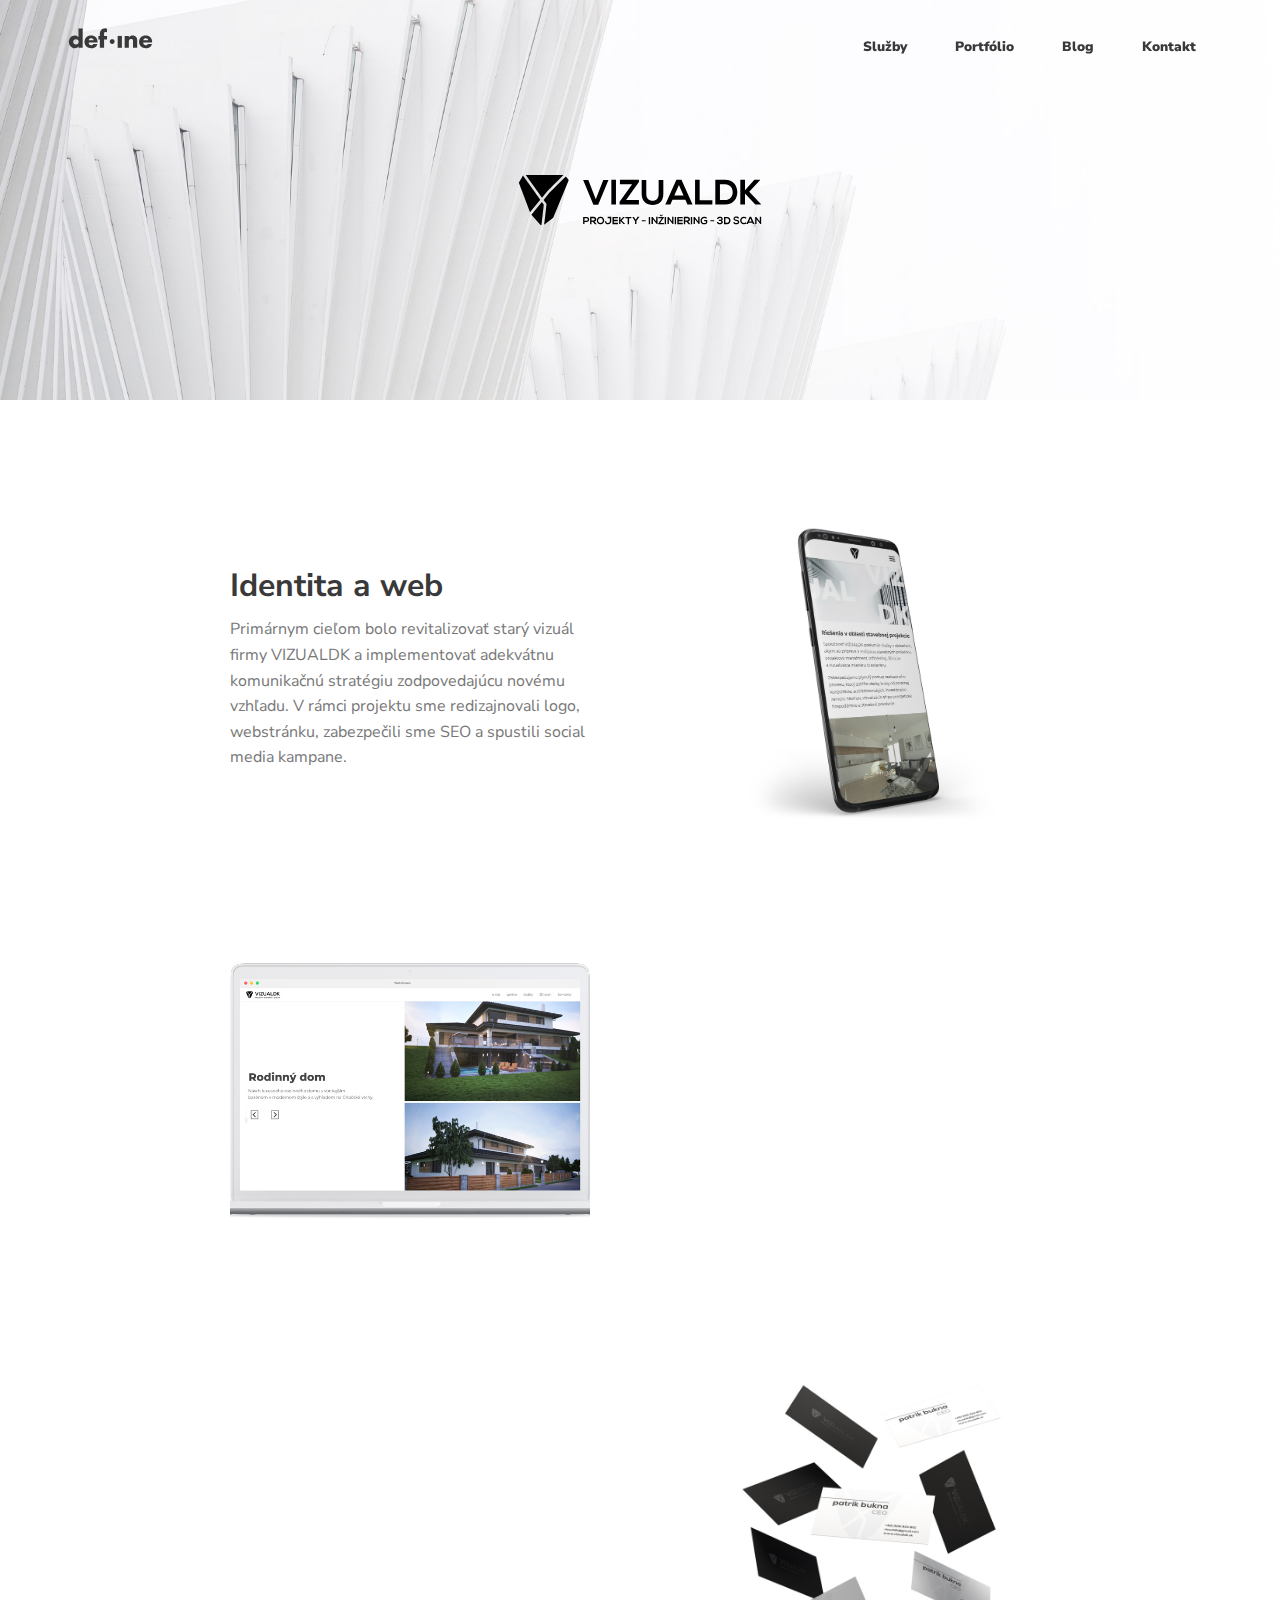
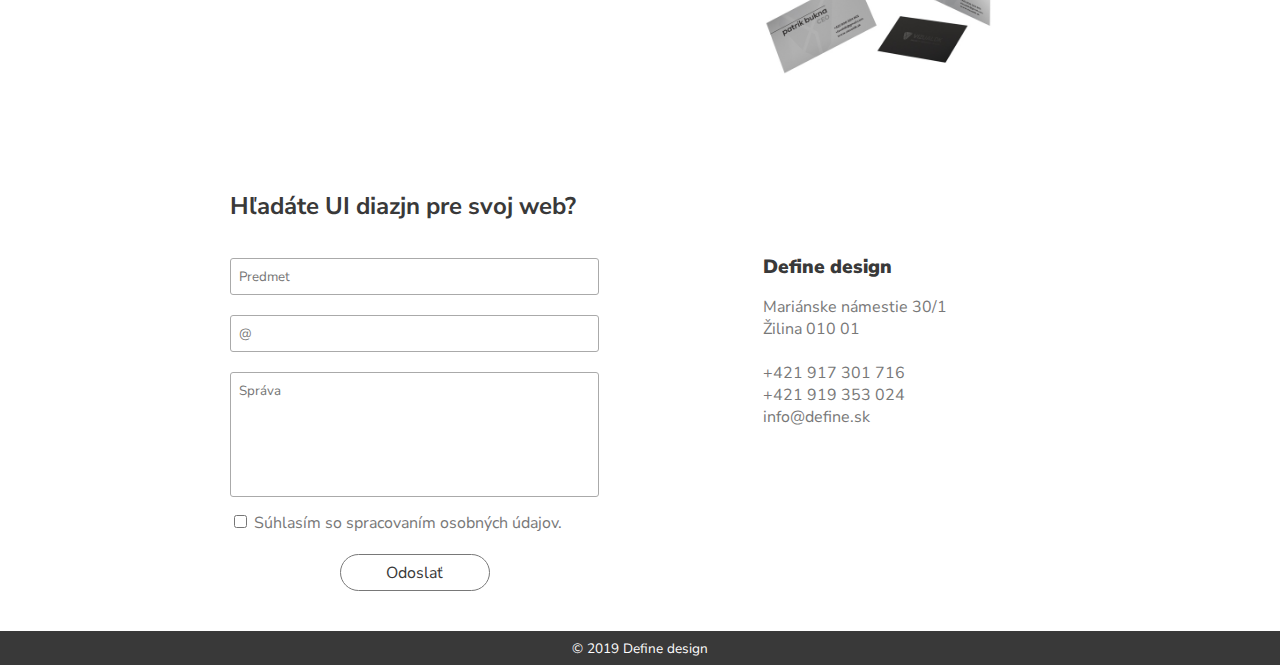
<file: vizualdk.html>
<!DOCTYPE html>
<html lang="sk">
<head>
      <meta charset="UTF-8">
      <meta name="viewport" content="width=device-width, initial-scale=1.0">
      <meta http-equiv="X-UA-Compatible" content="ie=edge">
      <title>Define - Rebranding a redizajn webu pre VIZUALDK</title>
      <link rel="stylesheet" href="vizualdk.css">
      <link href="https://fonts.googleapis.com/css?family=Nunito+Sans:400,600,900" rel="stylesheet">
      <link rel="stylesheet" href="https://use.fontawesome.com/releases/v5.0.13/css/all.css" integrity="sha384-DNOHZ68U8hZfKXOrtjWvjxusGo9WQnrNx2sqG0tfsghAvtVlRW3tvkXWZh58N9jp" crossorigin="anonymous">
      <link rel="shortcut icon" type="image/png" href="imgs/define_favicon.png"/>
      <meta name="keywords" content="define, logo, dizajn, UX, UI, web, SEO, tvorba, webstránky, online, business, video, fotograf, produkt, marketing, stratégia, Žilina, design, SEO optimalizácia, UX dizajn, development, copywriting, fotografie, content, agentúra, kreatívny, coaching, mentoring, konzultácie, typografia, grafika, tlač, PPC, adwords">
      <meta property="og:url" content="https://www.define.sk/vizualdk">
      <meta property="og:title" content="Define - Rebranding a redizajn webu pre VIZUALDK">
      <meta property="og:description" content="Spájame dizajn a business. Tvoríme vizuálne a komunikačné stratégie
      s cieľom rozvíjať business našich klientov. Branding, UI/UX dizajn, tvorba webstránok,
      strategická analýza, SEO a content marketing sú nástroje, ktorými pomáhame klientom
      dosiahnuť stanovené ciele.">
      <meta property="og:image" content="https://www.define.sk/imgs/vizualdk/vdktop.jpg">
      <meta property="og:image:width" content="1200">
      <meta property="og:image:height" content="630">
      <meta name="description" content="Spájame dizajn a business. Tvoríme vizuálne a komunikačné stratégie
                                          s cieľom rozvíjať business našich klientov. Branding, UI/UX dizajn, tvorba webstránok,
                                          strategická analýza, SEO a content marketing sú nástroje, ktorými pomáhame klientom
                                          dosiahnuť stanovené ciele.">
</head>
<body>
      <div class="container">
            <nav id="nav" class="origNav">
                  <input type="checkbox" id="navBtn" class="hidden" onclick="fun()">
                  <label for="navBtn" class="nav-btn"><i class="ibtn"></i><i class="ibtn"></i><i class="ibtn"></i></label>
                  <div class="logo">
                        <a href="https://www.define.sk/">
                              <svg class="mainLogo" version="1.1" id="Layer_1" xmlns="http://www.w3.org/2000/svg" xmlns:xlink="http://www.w3.org/1999/xlink" x="0px" y="0px" viewBox="0 0 300 78" style="enable-background:new 0 0 300 78;" xml:space="preserve">
                              <style type="text/css">
                              .st0{fill:#393939;}
                              </style>
                              <g>
                              <g>
                                    <path class="st0" d="M37.1,68.9h-0.2c-1.3,2.1-3.1,3.6-5.5,4.6c-2.3,1-4.7,1.5-7.2,1.5c-3.1,0-5.9-0.6-8.5-1.8
                                          c-2.6-1.2-4.8-2.8-6.7-4.9c-1.9-2-3.3-4.4-4.4-7.1c-1-2.7-1.6-5.6-1.6-8.6s0.5-5.8,1.6-8.5c1-2.7,2.5-5.1,4.3-7.1s4-3.7,6.6-4.9
                                          s5.4-1.8,8.5-1.8c2.4,0,4.8,0.4,7.1,1.3c2.3,0.9,4.3,2.3,5.8,4.1V5.9h14.9v67.7H37.1V68.9z M28,43.2c-1.5,0-2.9,0.3-4,0.8
                                          c-1.2,0.5-2.2,1.2-3,2s-1.4,1.8-1.9,3c-0.4,1.1-0.7,2.4-0.7,3.7c0,2.7,0.8,4.9,2.5,6.7s4,2.7,7.1,2.7c3,0,5.4-0.9,7.1-2.7
                                          c1.7-1.8,2.5-4,2.5-6.7c0-1.3-0.2-2.5-0.7-3.7c-0.4-1.1-1.1-2.1-1.9-3c-0.8-0.8-1.8-1.5-3-2C30.9,43.5,29.5,43.2,28,43.2z"/>
                                    <path class="st0" d="M104.2,55.1H73c0,3,0.8,5.4,2.3,6.9c1.6,1.6,3.9,2.4,7,2.4c1.6,0,2.9-0.3,4.1-0.9s2.2-1.6,3-3h14.3
                                          c-0.6,2.4-1.6,4.6-3,6.4s-3,3.3-5,4.5c-1.9,1.2-4,2-6.3,2.6s-4.6,0.9-7,0.9c-3.5,0-6.7-0.5-9.7-1.5S67.2,71,65,69.1
                                          c-2.1-1.9-3.8-4.2-5.1-7c-1.2-2.8-1.8-6-1.8-9.5s0.6-6.6,1.7-9.4c1.1-2.8,2.7-5.1,4.8-7c2-1.9,4.5-3.4,7.3-4.4
                                          c2.8-1,6-1.6,9.4-1.6c3.6,0,6.9,0.5,9.7,1.6c2.8,1.1,5.2,2.6,7.2,4.7c2,2,3.5,4.4,4.5,7.3c1,2.9,1.6,6.1,1.6,9.7v1.6H104.2z
                                                M90.4,46.6c-0.4-2-1.4-3.6-3-4.8S84,40,82,40c-2.2,0-4.1,0.6-5.7,1.7c-1.6,1.1-2.7,2.8-3.1,4.9C73.2,46.6,90.4,46.6,90.4,46.6z"
                                          />
                                    <path class="st0" d="M127.3,73.6h-14.9V44h-5.2V31.7h5.2v-5.3c0-1.5,0-2.8,0.1-4.1c0.1-1.3,0.2-2.5,0.5-3.7s0.7-2.4,1.3-3.5
                                          c0.6-1.1,1.4-2.3,2.4-3.4c1.8-2.2,4-3.8,6.6-5c2.5-1.1,5.2-1.7,8-1.7c1.1,0,2.2,0.1,3.3,0.3c1,0.2,2.1,0.6,3.1,1.1v12.8
                                          c-0.9-0.4-1.7-0.7-2.5-1s-1.7-0.4-2.7-0.4c-1.9,0-3.2,0.6-4,1.7s-1.1,2.9-1.1,5.3v6.8h10.4V44h-10.4v29.6H127.3z"/>
                              </g>
                              <path class="st0" d="M155.9,43c1.1,0,2.2,0.2,3.2,0.7c1,0.4,1.9,1,2.7,1.8s1.4,1.6,1.8,2.7c0.4,1,0.7,2.1,0.7,3.2s-0.2,2.2-0.7,3.2
                                    c-0.4,1-1,1.9-1.8,2.7s-1.6,1.4-2.7,1.8c-1,0.4-2.1,0.7-3.2,0.7s-2.2-0.2-3.2-0.7c-1-0.4-1.9-1-2.7-1.8s-1.4-1.6-1.8-2.7
                                    c-0.4-1-0.7-2.1-0.7-3.2s0.2-2.2,0.7-3.2c0.4-1,1-1.9,1.8-2.7s1.6-1.4,2.7-1.8C153.7,43.2,154.7,43,155.9,43z"/>
                              <g>
                                    <path class="st0" d="M190.2,73.6h-14.9V31.7h14.9V73.6z"/>
                                    <path class="st0" d="M214.8,37.1h0.2c1.7-2.6,3.7-4.3,5.8-5.3s4.7-1.5,7.6-1.5c2.8,0,5.2,0.4,7.2,1.3c2,0.8,3.6,2,4.9,3.5
                                          c1.3,1.5,2.2,3.4,2.8,5.5s0.9,4.5,0.9,7.1v25.9h-14.8V53.2c0-1,0-2.1,0-3.3c0-1.3-0.2-2.5-0.6-3.7s-1-2.1-2-2.9
                                          c-0.9-0.8-2.3-1.1-4.2-1.1c-1.5,0-2.8,0.3-3.8,0.8s-1.8,1.2-2.4,2.1c-0.6,0.9-1,1.9-1.3,3.1c-0.2,1.2-0.4,2.4-0.4,3.7v21.7H200
                                          V31.7h14.9L214.8,37.1L214.8,37.1z"/>
                                    <path class="st0" d="M296.9,55.1h-31.3c0,3,0.8,5.4,2.3,6.9c1.6,1.6,3.9,2.4,7,2.4c1.6,0,3-0.3,4.1-0.9c1.2-0.6,2.2-1.6,3-3h14.3
                                          c-0.6,2.4-1.6,4.6-3,6.4s-3,3.3-5,4.5c-1.9,1.2-4,2-6.3,2.6s-4.6,0.9-7,0.9c-3.5,0-6.7-0.5-9.7-1.5s-5.5-2.4-7.7-4.3
                                          c-2.1-1.9-3.8-4.2-5.1-7c-1.2-2.8-1.8-6-1.8-9.5s0.6-6.6,1.7-9.4c1.1-2.8,2.7-5.1,4.8-7c2-1.9,4.5-3.4,7.3-4.4
                                          c2.8-1,6-1.6,9.4-1.6c3.6,0,6.9,0.5,9.7,1.6c2.8,1.1,5.2,2.6,7.2,4.7c2,2,3.5,4.4,4.5,7.3c1,2.9,1.6,6.1,1.6,9.7L296.9,55.1
                                          L296.9,55.1z M283.1,46.6c-0.4-2-1.4-3.6-3-4.8s-3.4-1.8-5.4-1.8c-2.2,0-4.1,0.6-5.7,1.7c-1.6,1.1-2.7,2.8-3.1,4.9
                                          C265.9,46.6,283.1,46.6,283.1,46.6z"/>
                              </g>
                              </g>
                              </svg>
                        </a>
                  </div>
                  <div class="nav-wrapper hidden" id="mobileMenu">
                        <ul id="menu">
                              <li><a class="menuItem menuServBtn" href="index.html#servScroll">Služby</a></li>
                              <li><a class="menuItem" href="portfolio">Portfólio</a></li>
                              <li><a class="menuItem" href="https://www.define.sk/blog">Blog</a></li>
                              <li><a class="menuItem menuContBtn" href="#" data-scroll="contScroll">Kontakt</a></li>
                        </ul>
                  </div>
            </nav>
            </div>
      </div>
      <main>
           <div class="topCont"><div class="topImg"></div></div>
            <div class="flexMain">
                  <div class="text">
                        <h1>Identita a web</h1>
                        <p>Primárnym cieľom bolo revitalizovať starý vizuál firmy VIZUALDK a implementovať adekvátnu komunikačnú stratégiu zodpovedajúcu novému vzhľadu. V rámci projektu sme redizajnovali logo, webstránku, zabezpečili sme SEO a spustili social media kampane.</p>
                  </div>
                  <div class="imgUp pop" data-name="one"></div>
            </div>
            <div class="flexMain flip">
                  <div class="text2 init fade">
                        <p>Webstránku sme podrobili kompletnému redizajnu, odstránil sa zbytočný wordpress CMS, čím web "schudol" o 378MB. Optimalizovali sme veľkosť obrázkov, html štruktúru a metadata. Vložili sme SEO-friendly content a web sme tak pre požadované kľúčové frázy organicky posunuli zo 4. stránky google na prvé priečky vo vyhľadávaní.</p>
                  </div>
                  <div class="imgUp2 pop" data-name="two"></div>
            </div>
            <div class="flexMain">
                  <div class="text init fade">
                        <p>Okrem zmeny webu a vizuálu sme dizajnovali aj nové vizitky, hlavičkové papiere, perá a front covery na projekty. V rámci sociálnych sietí sme znovu-oživili neaktívny Facebook, spustili PPC a FB reklamu. Za prvé 3 mesiace sme zaznamenali nárast celkovej návštevnosti o 256% a nárast organickej návštevnosti o 187%</p>
                  </div>
                  <div class="imgUp3 pop" data-name="three"></div>
            </div>
      </main>
      <div class="zoomImg1 close">
            <div class="zImg1"></div>
      </div>
      <div class="zoomImg2 close">
            <div class="zImg2"></div>
      </div>
      <div class="zoomImg3 close">
            <div class="zImg3"></div>
      </div>
      <section class="contact section" id="contScroll">
            <div class="containCont">
                  <h1 class="header">Hľadáte UI diazjn pre svoj web?</h1>
                  <div class="contForm">
                        <form class="contact_form calendar" action="php.php" method="POST" autocomplete="off">
                              <input class="input-subject" id="subject" type="text" name="subj" required placeholder="Predmet">
                              <input class="input-email" id="userEmail" type="email" name="email" required placeholder="@">
                              <textarea class="input-message" id="message" type="text" name="message" rows="10" cols="30" required placeholder="Správa"></textarea>
                              <div>
                                    <input type="checkbox" id="gdpr" name="gdpr" style="margin-top:18px;" required>
                                    <label for="gdpr" class="gdpr">Súhlasím so spracovaním osobných údajov.</label>
                              </div>
                              <input id="submit" type="submit" name="submit" value="Odoslať">
                        </form>
                        <div class="successAlert">
                              <h1>Ďakujeme</h1>
                              <p>Na vašu správu odpovieme hneď ako to bude možné.</p>
                              <wrapper><a class="okBtn" id="okBtn">Rozumiem<span><i class="fa fa-caret-right"></i></span></a></wrapper>
                        </div>
                        <div class="contInfo">
                                    <h2 class="subhead">Define design</h2>
                                    <p class="par">
                                          Mariánske námestie 30/1<br>
                                          Žilina 010 01<br>
                                          <br>
                                          +421 917 301 716<br>
                                          +421 919 353 024<br>
                                          info@define.sk
                                    </p>
                                    <div class="socialMedia">
                                    <a href="https://www.linkedin.com/in/michal-%C5%BE%C3%A1k-62a89a156/" target="_blank"><i class="fab fa-linkedin-in"></i></a>
                                    <a href="https://www.facebook.com/definedsgn/" target="_blank"><i class="fab fa-facebook-f"></i></a>
                                    <a href="https://www.instagram.com/define_dsgn/" target="_blank"><i class="fab fa-instagram"></i></a>
                                    </div>
                        </div>
                  </div>
            </div>
      </section>
      <footer>
            <p>&copy; 2019 Define design</p>
      </footer>
      <script src="js/labzone.js"></script>
</body>
</html>
</file>
<file: mains.css>
* {
  -webkit-box-sizing: border-box;
          box-sizing: border-box;
  font-family: 'Nunito Sans', Helvetica, sans-serif;
  scroll-behavior: smooth;
}

p, h1, h2 {
  text-rendering: optimizeLegibility !important;
}

.hidden {
  display: none;
}

html body {
  margin: 0;
  padding: 0;
  width: 100%;
}

.origNav {
  width: 100%;
  height: 60px;
  position: fixed;
  z-index: 1000;
  background-color: transparent;
  -webkit-transition-duration: .5s;
          transition-duration: .5s;
}

.blackNav {
  background-color: #393939;
}

.blackNav ul li a:hover {
  color: #ccc;
}

.whiteOut {
  color: white;
}

.menuFix {
  -webkit-transition-duration: .5s;
          transition-duration: .5s;
  margin-top: 20px;
}

.marginLogoFix {
  margin-top: 7px !important;
}

.logo {
  float: left;
  padding: 8px;
  left: 60px;
  margin-top: 15px;
  position: fixed;
  -webkit-transition-duration: .5s;
          transition-duration: .5s;
}

.logo a {
  color: #393939;
  font-weight: 700;
  font-size: 18px;
  text-decoration: none;
}

.logo a .mainLogo {
  width: 85px;
  height: 30px;
}

nav ul {
  float: right;
  margin-top: 35px;
  -webkit-transition-duration: .5s;
          transition-duration: .5s;
  position: fixed;
  right: 60px;
  z-index: 999999;
}

nav ul li {
  display: inline-block;
  float: left;
}

nav ul li:not(:first-child) {
  margin-left: 48px;
}

nav ul li:last-child {
  margin-right: 24px;
}

nav ul li a {
  display: inline-block;
  outline: none;
  color: #393939;
  text-decoration: none;
  font-size: .85em;
  font-weight: 900;
  -webkit-transition-duration: .2s;
          transition-duration: .2s;
}

nav ul li a:hover {
  color: white;
}

.mainImg {
  background: url("imgs/main_bg.jpg") no-repeat;
  background-size: cover;
  background-position: bottom;
  height: 500px;
  width: 100%;
}

.mainImg .tagline {
  position: absolute;
  top: 230px;
  font-size: 3em;
  left: 18%;
  color: #393939;
  left: 18%;
  line-height: 1.3em;
}

.aboutUs {
  margin-top: 90px;
  margin-left: 18%;
  margin-right: 18%;
}

.aboutUs .header {
  color: #393939;
  font-size: 1.5em;
}

.aboutUs .par {
  color: #787878;
  margin-top: 10px;
  margin-bottom: 30px;
  max-width: 600px;
}

.aboutUs a {
  text-align: center;
  background: none;
  border: solid 1px #393939;
  padding: 6px 24px 6px 24px;
  border-radius: 50px;
  text-decoration: none;
  color: #393939;
  -webkit-transition-duration: .2s;
          transition-duration: .2s;
}

.aboutUs a span {
  color: transparent;
  padding-left: 0px;
  -webkit-transition-duration: .2s;
          transition-duration: .2s;
}

.aboutUs a span i {
  position: absolute;
  padding-top: 3px;
  padding-right: 0px;
}

.aboutUs a:hover {
  color: #393939;
  border: solid 1px #393939;
  padding: 6px 20px 6px 24px;
}

.aboutUs a:hover span {
  color: #393939;
  padding-left: 18px;
  padding-right: 5px;
}

.caseStudy {
  margin-top: 100px;
  width: 100%;
  height: 400px;
  background: url("imgs/labzone_cs.jpg") no-repeat;
  background-size: cover;
  background-position: center;
}

.caseStudy .containCs {
  margin-left: 18%;
  margin-right: 18%;
}

.caseStudy .containCs .linkCs {
  padding-top: 50px;
  color: #393939;
}

.caseStudy .containCs .linkCs a {
  text-decoration: none;
  color: #393939;
  -webkit-transition-duration: .2s;
          transition-duration: .2s;
}

.caseStudy .containCs .linkCs a:hover {
  color: #393939;
}

.caseStudy .containCs .par {
  color: #393939;
  max-width: 400px;
  margin-top: 80px;
  margin-bottom: 80px;
}

.caseStudy .containCs .btnCs {
  text-align: center;
  background: none;
  border: solid 1px #393939;
  padding: 6px 24px 6px 24px;
  border-radius: 50px;
  text-decoration: none;
  color: #393939;
  -webkit-transition-duration: .2s;
          transition-duration: .2s;
}

.caseStudy .containCs .btnCs span {
  color: transparent;
  padding-left: 0px;
  -webkit-transition-duration: .2s;
          transition-duration: .2s;
}

.caseStudy .containCs .btnCs span i {
  position: absolute;
  padding-top: 3px;
  padding-right: 0px;
}

.caseStudy .containCs .btnCs:hover {
  color: #393939;
  border: solid 1px #393939;
  padding: 6px 20px 6px 24px;
}

.caseStudy .containCs .btnCs:hover span {
  color: #393939;
  padding-left: 18px;
  padding-right: 5px;
}

.caseStudy .labzoneCsPhone {
  position: absolute;
  top: 700px;
  width: 400px;
  right: 18%;
  -webkit-transition-duration: .5s;
          transition-duration: .5s;
}

.services {
  margin-top: 120px;
}

.services .containSer {
  margin-top: 100px;
  margin-left: 18%;
  margin-right: 18%;
}

.services .containSer .header {
  color: #393939;
  font-size: 1.5em;
}

.services .containSer .serFlex {
  display: -webkit-box;
  display: -ms-flexbox;
  display: flex;
  -webkit-box-orient: vertical;
  -webkit-box-direction: normal;
      -ms-flex-direction: column;
          flex-direction: column;
  width: 100%;
  margin-top: 20px;
}

.services .containSer .serFlex .servCluster {
  display: -webkit-box;
  display: -ms-flexbox;
  display: flex;
  -webkit-box-orient: horizontal;
  -webkit-box-direction: normal;
      -ms-flex-direction: row;
          flex-direction: row;
}

.services .containSer .serFlex .servCluster .servUnit {
  -ms-flex-preferred-size: 50%;
      flex-basis: 50%;
}

.services .containSer .serFlex .servCluster .servUnit .subhead {
  color: #393939;
  font-size: 1.2em;
  font-weight: 600;
}

.services .containSer .serFlex .servCluster .servUnit .par {
  color: #787878;
  max-width: 360px;
}

.testimonials {
  background: url("imgs/hustle.jpg") no-repeat;
  background-size: cover;
  background-position: center;
  width: 100%;
  height: 500px;
  margin-top: 90px;
  display: -webkit-box;
  display: -ms-flexbox;
  display: flex;
  -webkit-box-pack: center;
      -ms-flex-pack: center;
          justify-content: center;
}

.testimonials .testimonialsLogos {
  background: url("imgs/testimonials_logos.png") no-repeat;
  background-size: contain;
  background-position: center;
  height: 340px;
  -ms-flex-item-align: center;
      -ms-grid-row-align: center;
      align-self: center;
  width: 1000px;
}

.contact .containCont {
  margin-top: 100px;
  margin-left: 18%;
  margin-right: 18%;
}

.contact .containCont .header {
  color: #393939;
  font-size: 1.5em;
}

.contact .containCont .contForm {
  display: -webkit-box;
  display: -ms-flexbox;
  display: flex;
  -webkit-box-orient: horizontal;
  -webkit-box-direction: normal;
      -ms-flex-direction: row;
          flex-direction: row;
}

.contact .containCont .contForm form {
  display: -webkit-box;
  display: -ms-flexbox;
  display: flex;
  -webkit-box-orient: vertical;
  -webkit-box-direction: normal;
      -ms-flex-direction: column;
          flex-direction: column;
  -ms-flex-preferred-size: 65%;
      flex-basis: 65%;
  padding-right: 20%;
  max-width: 650px;
}

.contact .containCont .contForm form .input-subject, .contact .containCont .contForm form .input-email, .contact .containCont .contForm form textarea {
  margin-top: 20px;
  border: #aaa 1px solid;
  padding: 9px 8px 8px 8px;
  border-radius: 3px;
}

.contact .containCont .contForm form textarea {
  resize: none;
  height: 125px;
}

.contact .containCont .contForm form label {
  color: #787878;
}

.contact .containCont .contForm form #submit {
  width: 150px;
  text-align: center;
  background: none;
  border: solid 1px #787878;
  padding-top: 7px;
  padding-bottom: 6px;
  border-radius: 50px;
  font-size: 1em;
  text-decoration: none;
  color: #393939;
  -webkit-transition-duration: .2s;
          transition-duration: .2s;
  margin: 0 auto;
  margin-top: 20px;
}

.contact .containCont .contForm form #submit:hover {
  color: white;
  background: #393939;
  border: solid 1px #393939;
  cursor: pointer;
}

.contact .containCont .contForm .contInfo {
  -ms-flex-preferred-size: 35%;
      flex-basis: 35%;
}

.contact .containCont .contForm .contInfo .subhead {
  color: #393939;
  font-size: 1.2em;
  font-weight: 900;
}

.contact .containCont .contForm .contInfo .par {
  color: #787878;
  margin-top: 10px;
}

.contact .containCont .contForm .contInfo .socialMedia a i {
  font-size: 1.4em;
  color: #393939;
  margin-right: 25px;
  -webkit-transition-duration: .2s;
          transition-duration: .2s;
}

.contact .containCont .contForm .contInfo .socialMedia a i:hover {
  color: #787878;
}

footer {
  background: #393939;
  width: 100%;
  text-align: center;
  margin-top: 40px;
}

footer p {
  margin: 0;
  color: white;
  font-size: .85em;
  padding: 8px 0px 7px 0px;
}

@media screen and (max-width: 1200px) {
  .caseStudy .labzoneCsPhone {
    right: 4%;
    -webkit-transition-duration: .5s;
            transition-duration: .5s;
  }
  .logo, .mainImg > .tagline {
    left: 4%;
    padding-left: 0;
    -webkit-transition-duration: .5s;
            transition-duration: .5s;
  }
  .aboutUs, .caseStudy > .containCs, .services > .containSer, .contact > .containCont {
    margin-left: 4%;
    margin-right: 4%;
    -webkit-transition-duration: .5s;
            transition-duration: .5s;
  }
}

@media screen and (max-width: 864px) {
  .logo {
    padding: 0;
    margin-top: 18px;
  }
  .logo a .mainLogo {
    margin-top: 8px;
  }
  .nav-wrapper {
    position: fixed;
    top: 0;
    left: 0;
    width: 100%;
    height: 100%;
    z-index: -1;
    background: #fff;
    opacity: 0;
    -webkit-transition: all 0.2s ease;
    transition: all 0.2s ease;
  }
  .nav-wrapper ul {
    position: absolute;
    top: 50%;
    -webkit-transform: translateY(-50%);
            transform: translateY(-50%);
    width: 100%;
  }
  .nav-wrapper ul li {
    display: block;
    float: none;
    width: 100%;
    text-align: right;
    margin-bottom: 10px;
  }
  .nav-wrapper ul li:nth-child(1) a {
    -webkit-transition-delay: 0.2s;
            transition-delay: 0.2s;
  }
  .nav-wrapper ul li:nth-child(2) a {
    -webkit-transition-delay: 0.3s;
            transition-delay: 0.3s;
  }
  .nav-wrapper ul li:nth-child(3) a {
    -webkit-transition-delay: 0.4s;
            transition-delay: 0.4s;
  }
  .nav-wrapper ul li:nth-child(4) a {
    -webkit-transition-delay: 0.5s;
            transition-delay: 0.5s;
  }
  .nav-wrapper ul li:not(:first-child) {
    margin-left: 0;
  }
  .nav-wrapper ul li a {
    padding: 10px 24px;
    opacity: 0;
    color: #393939;
    font-size: .85em;
    -webkit-transform: translateX(-20px);
            transform: translateX(-20px);
    -webkit-transition: all 0.2s ease;
    transition: all 0.2s ease;
  }
  .nav-btn {
    position: fixed;
    right: 10px;
    top: 20px;
    display: block;
    width: 48px;
    height: 48px;
    cursor: pointer;
    z-index: 9999;
    border-radius: 50%;
    -webkit-transition-duration: .5s;
            transition-duration: .5s;
  }
  .nav-btn i {
    display: block;
    width: 20px;
    height: 2px;
    background: #000;
    border-radius: 2px;
    margin-left: 14px;
  }
  .nav-btn i:nth-child(1) {
    margin-top: 16px;
  }
  .nav-btn i:nth-child(2) {
    margin-top: 4px;
    opacity: 1;
  }
  .nav-btn i:nth-child(3) {
    margin-top: 4px;
  }
  #navBtn:checked + .nav-btn {
    -webkit-transform: rotate(45deg);
            transform: rotate(45deg);
  }
  #navBtn:checked + .nav-btn i {
    background: #000;
    -webkit-transition: -webkit-transform 0.2s ease;
    transition: -webkit-transform 0.2s ease;
    transition: transform 0.2s ease;
    transition: transform 0.2s ease, -webkit-transform 0.2s ease;
  }
  #navBtn:checked + .nav-btn i:nth-child(1) {
    -webkit-transform: translateY(6px) rotate(180deg);
            transform: translateY(6px) rotate(180deg);
  }
  #navBtn:checked + .nav-btn i:nth-child(2) {
    opacity: 0;
  }
  #navBtn:checked + .nav-btn i:nth-child(3) {
    -webkit-transform: translateY(-6px) rotate(90deg);
            transform: translateY(-6px) rotate(90deg);
  }
  #navBtn:checked ~ .nav-wrapper {
    z-index: 9990;
    opacity: 1;
  }
  #navBtn:checked ~ .nav-wrapper ul li a {
    opacity: 1;
    -webkit-transform: translateX(0);
            transform: translateX(0);
  }
  .hidden {
    display: none;
  }
  .caseStudy .containCs .par {
    max-width: 300px;
  }
  .caseStudy .labzoneCsPhone {
    width: 300px;
    right: 0;
    top: 780px;
  }
  .services .containSer .serFlex .servCluster {
    -webkit-box-orient: vertical;
    -webkit-box-direction: normal;
        -ms-flex-direction: column;
            flex-direction: column;
  }
  .services .containSer .serFlex .servCluster .servUnit .subhead {
    margin-bottom: 0;
  }
  .services .containSer .serFlex .servCluster .servUnit .par {
    margin-top: 0;
  }
  .testimonials {
    height: 300px;
  }
  .testimonials .testimonialsLogos {
    height: 260px;
  }
}

@media screen and (max-width: 630px) {
  .mainImg {
    height: 260px;
  }
  .mainImg .tagline {
    top: 100px;
    font-size: 1.8em;
  }
  .aboutUs {
    margin-top: 40px;
  }
  .caseStudy {
    margin-top: 50px;
    height: 230px;
  }
  .caseStudy .containCs .linkCs {
    padding-top: 30px;
  }
  .caseStudy .containCs .par {
    max-width: none;
    margin-top: 25px;
    margin-bottom: 40px;
  }
  .caseStudy .labzoneCsPhone {
    display: none;
  }
  .services {
    margin-top: 0;
  }
  .services .containSer {
    margin-top: 40px;
  }
  .services .containSer .header {
    margin-bottom: 0;
  }
  .services .containSer .serFlex {
    margin-top: 5px;
  }
  .services .containSer .serFlex .servCluster .servUnit .subhead {
    margin-bottom: 5px;
  }
  .services .containSer .serFlex .servCluster .servUnit .par {
    margin-bottom: 0;
  }
  .testimonials {
    height: 240px;
    margin-top: 40px;
  }
  .contact .containCont {
    margin-top: 40px;
  }
  .contact .containCont .contForm form {
    padding-right: 10%;
  }
}

@media screen and (max-width: 575px) {
  .aboutUs .header {
    font-size: 1.2em;
  }
  .contact .containCont .header {
    margin-bottom: 0;
  }
  .contact .containCont .contForm {
    -webkit-box-orient: vertical;
    -webkit-box-direction: normal;
        -ms-flex-direction: column;
            flex-direction: column;
  }
  .contact .containCont .contForm form {
    padding-right: 0;
  }
  .services .containSer .header {
    font-size: 1.2em;
  }
  .contact .containCont .header {
    font-size: 1.2em;
  }
}

@media screen and (max-width: 500px) {
  .aboutUs wrapper {
    display: block;
    width: 100%;
    text-align: center;
  }
  .caseStudy {
    height: 240px;
    margin-top: 40px;
  }
  .caseStudy .containCs wrapper {
    display: block;
    width: 100%;
    text-align: center;
  }
  .caseStudy .containCs wrapper .btnCs {
    padding: 6px 34px 6px 34px;
  }
  .caseStudy .containCs wrapper .btnCs:hover {
    padding: 6px 34px 6px 34px;
  }
  .testimonials {
    height: 380px;
  }
  .testimonials .testimonialsLogos {
    background: url("imgs/testimonials_logos_m.png") no-repeat;
    background-size: contain;
    background-position: center;
    height: 340px;
    -ms-flex-item-align: center;
        -ms-grid-row-align: center;
        align-self: center;
    width: 520px;
  }
}

@media screen and (max-width: 420px) {
  .mainImg {
    height: 80px;
  }
  .mainImg .tagline {
    display: none;
  }
  .aboutUs {
    margin-top: 35px;
  }
  .caseStudy {
    margin-top: 30px;
  }
  .services .containSer {
    margin-top: 30px;
  }
  .testimonials {
    margin-top: 35px;
  }
  .contact .containCont {
    margin-top: 30px;
  }
  .contact .containCont .contForm .contInfo .subhead {
    margin-top: 40px;
    margin-bottom: 0;
  }
}

@media screen and (max-width: 370px) {
  .caseStudy {
    height: 235px;
  }
  .caseStudy .containCs .par {
    margin-bottom: 30px;
  }
  .testimonials {
    height: 340px;
  }
  .testimonials .testimonialsLogos {
    background: url("imgs/testimonials_logos_m.png") no-repeat;
    background-size: contain;
    background-position: center;
    height: 340px;
    -ms-flex-item-align: center;
        -ms-grid-row-align: center;
        align-self: center;
    width: 1000px;
  }
}
/*# sourceMappingURL=mains.css.map */
</file>
<file: above.css>
* {
  -webkit-box-sizing: border-box;
          box-sizing: border-box;
  font-family: 'Nunito Sans', Helvetica, sans-serif;
  scroll-behavior: smooth;
}

p, h1, h2 {
  text-rendering: optimizeLegibility !important;
}

.hidden {
  display: none;
}

html body {
  margin: 0;
  padding: 0;
  width: 100%;
}

.origNav {
  width: 100%;
  height: 60px;
  position: fixed;
  z-index: 1000;
  background-color: transparent;
  -webkit-transition-duration: .5s;
          transition-duration: .5s;
}

.blackNav {
  background-color: #393939;
}

.blackNav ul li a:hover {
  color: #ccc;
}

.whiteOut {
  color: white;
}

.menuFix {
  -webkit-transition-duration: .5s;
          transition-duration: .5s;
  margin-top: 20px;
}

.marginLogoFix {
  margin-top: 7px !important;
}

.logo {
  float: left;
  padding: 8px;
  left: 60px;
  margin-top: 15px;
  position: fixed;
  -webkit-transition-duration: .5s;
          transition-duration: .5s;
}

.logo a {
  color: #393939;
  font-weight: 700;
  font-size: 18px;
  text-decoration: none;
}

.logo a .mainLogo {
  width: 85px;
  height: 30px;
}

nav ul {
  float: right;
  margin-top: 35px;
  -webkit-transition-duration: .5s;
          transition-duration: .5s;
  position: fixed;
  right: 60px;
  z-index: 999999;
}

nav ul li {
  display: inline-block;
  float: left;
}

nav ul li:not(:first-child) {
  margin-left: 48px;
}

nav ul li:last-child {
  margin-right: 24px;
}

nav ul li a {
  display: inline-block;
  outline: none;
  color: #393939;
  text-decoration: none;
  font-size: .85em;
  font-weight: 900;
  -webkit-transition-duration: .2s;
          transition-duration: .2s;
}

nav ul li a:hover {
  color: white;
}

.mainImg {
  background: url("imgs/main_bg.jpg") no-repeat;
  background-size: cover;
  background-position: bottom;
  height: 500px;
  width: 100%;
}

.mainImg .tagline {
  position: absolute;
  top: 230px;
  font-size: 3em;
  left: 18%;
  color: #393939;
  left: 18%;
  line-height: 1.3em;
}

.aboutUs {
  margin-top: 90px;
  margin-left: 18%;
  margin-right: 18%;
}

.aboutUs .header {
  color: #393939;
  font-size: 1.5em;
}

.aboutUs .par {
  color: #787878;
  margin-top: 10px;
  margin-bottom: 30px;
  max-width: 600px;
}

.aboutUs a {
  text-align: center;
  background: none;
  border: solid 1px #393939;
  padding: 6px 24px 6px 24px;
  border-radius: 50px;
  text-decoration: none;
  color: #393939;
  -webkit-transition-duration: .2s;
          transition-duration: .2s;
}

.aboutUs a span {
  color: transparent;
  padding-left: 0px;
  -webkit-transition-duration: .2s;
          transition-duration: .2s;
}

.aboutUs a span i {
  position: absolute;
  padding-top: 3px;
  padding-right: 0px;
}

.aboutUs a:hover {
  color: #393939;
  border: solid 1px #393939;
  padding: 6px 20px 6px 24px;
}

.aboutUs a:hover span {
  color: #393939;
  padding-left: 18px;
  padding-right: 5px;
}

.caseStudy {
  margin-top: 100px;
  width: 100%;
  height: 400px;
  background: url("imgs/labzone_cs.jpg") no-repeat;
  background-size: cover;
  background-position: center;
}

.caseStudy .containCs {
  margin-left: 18%;
  margin-right: 18%;
}

.caseStudy .containCs .linkCs {
  padding-top: 50px;
  color: #393939;
}

.caseStudy .containCs .linkCs a {
  text-decoration: none;
  color: #393939;
  -webkit-transition-duration: .2s;
          transition-duration: .2s;
}

.caseStudy .containCs .linkCs a:hover {
  color: #393939;
}

.caseStudy .containCs .par {
  color: #393939;
  max-width: 400px;
  margin-top: 80px;
  margin-bottom: 80px;
}

.caseStudy .containCs .btnCs {
  text-align: center;
  background: none;
  border: solid 1px #393939;
  padding: 6px 24px 6px 24px;
  border-radius: 50px;
  text-decoration: none;
  color: #393939;
  -webkit-transition-duration: .2s;
          transition-duration: .2s;
}

.caseStudy .containCs .btnCs span {
  color: transparent;
  padding-left: 0px;
  -webkit-transition-duration: .2s;
          transition-duration: .2s;
}

.caseStudy .containCs .btnCs span i {
  position: absolute;
  padding-top: 3px;
  padding-right: 0px;
}

.caseStudy .containCs .btnCs:hover {
  color: #393939;
  border: solid 1px #393939;
  padding: 6px 20px 6px 24px;
}

.caseStudy .containCs .btnCs:hover span {
  color: #393939;
  padding-left: 18px;
  padding-right: 5px;
}

.caseStudy .labzoneCsPhone {
  position: absolute;
  top: 700px;
  width: 400px;
  right: 18%;
  -webkit-transition-duration: .5s;
          transition-duration: .5s;
}

.services {
  margin-top: 120px;
}

.services .containSer {
  margin-top: 100px;
  margin-left: 18%;
  margin-right: 18%;
}

.services .containSer .header {
  color: #393939;
  font-size: 1.5em;
}

.services .containSer .serFlex {
  display: -webkit-box;
  display: -ms-flexbox;
  display: flex;
  -webkit-box-orient: vertical;
  -webkit-box-direction: normal;
      -ms-flex-direction: column;
          flex-direction: column;
  width: 100%;
  margin-top: 20px;
}

.services .containSer .serFlex .servCluster {
  display: -webkit-box;
  display: -ms-flexbox;
  display: flex;
  -webkit-box-orient: horizontal;
  -webkit-box-direction: normal;
      -ms-flex-direction: row;
          flex-direction: row;
}

.services .containSer .serFlex .servCluster .servUnit {
  -ms-flex-preferred-size: 50%;
      flex-basis: 50%;
}

.services .containSer .serFlex .servCluster .servUnit .subhead {
  color: #393939;
  font-size: 1.2em;
  font-weight: 600;
}

.services .containSer .serFlex .servCluster .servUnit .par {
  color: #787878;
  max-width: 360px;
}

.testimonials {
  background: url("imgs/hustle.jpg") no-repeat;
  background-size: cover;
  background-position: center;
  width: 100%;
  height: 500px;
  margin-top: 90px;
  display: -webkit-box;
  display: -ms-flexbox;
  display: flex;
  -webkit-box-pack: center;
      -ms-flex-pack: center;
          justify-content: center;
}

.testimonials .testimonialsLogos {
  background: url("imgs/testimonials_logos.png") no-repeat;
  background-size: contain;
  background-position: center;
  height: 340px;
  -ms-flex-item-align: center;
      -ms-grid-row-align: center;
      align-self: center;
  width: 1000px;
}

.contact .containCont {
  margin-top: 100px;
  margin-left: 18%;
  margin-right: 18%;
}

.contact .containCont .header {
  color: #393939;
  font-size: 1.5em;
}

.contact .containCont .contForm {
  display: -webkit-box;
  display: -ms-flexbox;
  display: flex;
  -webkit-box-orient: horizontal;
  -webkit-box-direction: normal;
      -ms-flex-direction: row;
          flex-direction: row;
}

.contact .containCont .contForm form {
  display: -webkit-box;
  display: -ms-flexbox;
  display: flex;
  -webkit-box-orient: vertical;
  -webkit-box-direction: normal;
      -ms-flex-direction: column;
          flex-direction: column;
  -ms-flex-preferred-size: 65%;
      flex-basis: 65%;
  padding-right: 20%;
  max-width: 650px;
}

.contact .containCont .contForm form .input-subject, .contact .containCont .contForm form .input-email, .contact .containCont .contForm form textarea {
  margin-top: 20px;
  border: #aaa 1px solid;
  padding: 9px 8px 8px 8px;
  border-radius: 3px;
}

.contact .containCont .contForm form textarea {
  resize: none;
  height: 125px;
}

.contact .containCont .contForm form label {
  color: #787878;
}

.contact .containCont .contForm form #submit {
  width: 150px;
  text-align: center;
  background: none;
  border: solid 1px #787878;
  padding-top: 7px;
  padding-bottom: 6px;
  border-radius: 50px;
  font-size: 1em;
  text-decoration: none;
  color: #393939;
  -webkit-transition-duration: .2s;
          transition-duration: .2s;
  margin: 0 auto;
  margin-top: 20px;
}

.contact .containCont .contForm form #submit:hover {
  color: white;
  background: #393939;
  border: solid 1px #393939;
  cursor: pointer;
}

.contact .containCont .contForm .contInfo {
  -ms-flex-preferred-size: 35%;
      flex-basis: 35%;
}

.contact .containCont .contForm .contInfo .subhead {
  color: #393939;
  font-size: 1.2em;
  font-weight: 900;
}

.contact .containCont .contForm .contInfo .par {
  color: #787878;
  margin-top: 10px;
}

.contact .containCont .contForm .contInfo .socialMedia a i {
  font-size: 1.4em;
  color: #393939;
  margin-right: 25px;
  -webkit-transition-duration: .2s;
          transition-duration: .2s;
}

.contact .containCont .contForm .contInfo .socialMedia a i:hover {
  color: #787878;
}

.contact .containCont .contForm .successAlert {
  display: none;
  -webkit-box-orient: vertical;
  -webkit-box-direction: normal;
      -ms-flex-direction: column;
          flex-direction: column;
  -ms-flex-preferred-size: 65%;
      flex-basis: 65%;
  padding-right: 20%;
  max-width: 650px;
}

.contact .containCont .contForm .successAlert h1 {
  color: #393939;
  font-size: 1.5em;
}

.contact .containCont .contForm .successAlert p {
  color: #787878;
  margin-top: 0;
}

.contact .containCont .contForm .successAlert wrapper {
  display: block;
  margin: 0 auto;
  width: 100%;
  text-align: center;
  margin-top: 20px;
}

.contact .containCont .contForm .successAlert wrapper .okBtn {
  border: none;
  text-align: center;
  background: none;
  border: solid 1px #393939;
  padding: 6px 24px 6px 24px;
  border-radius: 50px;
  text-decoration: none;
  color: #393939;
  -webkit-transition-duration: .2s;
          transition-duration: .2s;
}

.contact .containCont .contForm .successAlert wrapper .okBtn span {
  color: transparent;
  padding-left: 0px;
  -webkit-transition-duration: .2s;
          transition-duration: .2s;
}

.contact .containCont .contForm .successAlert wrapper .okBtn span i {
  position: absolute;
  padding-top: 3px;
  padding-right: 0px;
}

.contact .containCont .contForm .successAlert wrapper .okBtn:hover {
  color: #393939;
  border: solid 1px #393939;
  padding: 6px 20px 6px 24px;
  cursor: pointer;
}

.contact .containCont .contForm .successAlert wrapper .okBtn:hover span {
  color: #393939;
  padding-left: 18px;
  padding-right: 5px;
}

footer {
  background: #393939;
  width: 100%;
  text-align: center;
  margin-top: 40px;
}

footer p {
  margin: 0;
  color: white;
  font-size: .85em;
  padding: 8px 0px 7px 0px;
}

@media screen and (max-width: 1200px) {
  .caseStudy .labzoneCsPhone {
    right: 4%;
    -webkit-transition-duration: .5s;
            transition-duration: .5s;
  }
  .logo, .mainImg > .tagline {
    left: 4%;
    padding-left: 0;
    -webkit-transition-duration: .5s;
            transition-duration: .5s;
  }
  .aboutUs, .caseStudy > .containCs, .services > .containSer, .contact > .containCont {
    margin-left: 4%;
    margin-right: 4%;
    -webkit-transition-duration: .5s;
            transition-duration: .5s;
  }
}

@media screen and (max-width: 864px) {
  .logo {
    padding: 0;
    margin-top: 18px;
  }
  .logo a .mainLogo {
    margin-top: 8px;
  }
  .nav-wrapper {
    position: fixed;
    top: 0;
    left: 0;
    width: 100%;
    height: 100%;
    z-index: -1;
    background: #fff;
    opacity: 0;
    -webkit-transition: all 0.2s ease;
    transition: all 0.2s ease;
  }
  .nav-wrapper ul {
    position: absolute;
    top: 50%;
    -webkit-transform: translateY(-50%);
            transform: translateY(-50%);
    width: 100%;
  }
  .nav-wrapper ul li {
    display: block;
    float: none;
    width: 100%;
    text-align: right;
    margin-bottom: 10px;
  }
  .nav-wrapper ul li:nth-child(1) a {
    -webkit-transition-delay: 0.2s;
            transition-delay: 0.2s;
  }
  .nav-wrapper ul li:nth-child(2) a {
    -webkit-transition-delay: 0.3s;
            transition-delay: 0.3s;
  }
  .nav-wrapper ul li:nth-child(3) a {
    -webkit-transition-delay: 0.4s;
            transition-delay: 0.4s;
  }
  .nav-wrapper ul li:nth-child(4) a {
    -webkit-transition-delay: 0.5s;
            transition-delay: 0.5s;
  }
  .nav-wrapper ul li:not(:first-child) {
    margin-left: 0;
  }
  .nav-wrapper ul li a {
    padding: 10px 24px;
    opacity: 0;
    color: #393939;
    font-size: .85em;
    -webkit-transform: translateX(-20px);
            transform: translateX(-20px);
    -webkit-transition: all 0.2s ease;
    transition: all 0.2s ease;
  }
  .nav-btn {
    position: fixed;
    right: 10px;
    top: 20px;
    display: block;
    width: 48px;
    height: 48px;
    cursor: pointer;
    z-index: 9999;
    border-radius: 50%;
    -webkit-transition-duration: .5s;
            transition-duration: .5s;
  }
  .nav-btn i {
    display: block;
    width: 20px;
    height: 2px;
    background: #000;
    border-radius: 2px;
    margin-left: 14px;
  }
  .nav-btn i:nth-child(1) {
    margin-top: 16px;
  }
  .nav-btn i:nth-child(2) {
    margin-top: 4px;
    opacity: 1;
  }
  .nav-btn i:nth-child(3) {
    margin-top: 4px;
  }
  #navBtn:checked + .nav-btn {
    -webkit-transform: rotate(45deg);
            transform: rotate(45deg);
  }
  #navBtn:checked + .nav-btn i {
    background: #000;
    -webkit-transition: -webkit-transform 0.2s ease;
    transition: -webkit-transform 0.2s ease;
    transition: transform 0.2s ease;
    transition: transform 0.2s ease, -webkit-transform 0.2s ease;
  }
  #navBtn:checked + .nav-btn i:nth-child(1) {
    -webkit-transform: translateY(6px) rotate(180deg);
            transform: translateY(6px) rotate(180deg);
  }
  #navBtn:checked + .nav-btn i:nth-child(2) {
    opacity: 0;
  }
  #navBtn:checked + .nav-btn i:nth-child(3) {
    -webkit-transform: translateY(-6px) rotate(90deg);
            transform: translateY(-6px) rotate(90deg);
  }
  #navBtn:checked ~ .nav-wrapper {
    z-index: 9990;
    opacity: 1;
  }
  #navBtn:checked ~ .nav-wrapper ul li a {
    opacity: 1;
    -webkit-transform: translateX(0);
            transform: translateX(0);
  }
  .hidden {
    display: none;
  }
  .caseStudy .containCs .par {
    max-width: 300px;
  }
  .caseStudy .labzoneCsPhone {
    width: 300px;
    right: 0;
    top: 780px;
  }
  .services .containSer .serFlex .servCluster {
    -webkit-box-orient: vertical;
    -webkit-box-direction: normal;
        -ms-flex-direction: column;
            flex-direction: column;
  }
  .services .containSer .serFlex .servCluster .servUnit .subhead {
    margin-bottom: 0;
  }
  .services .containSer .serFlex .servCluster .servUnit .par {
    margin-top: 0;
  }
  .testimonials {
    height: 300px;
  }
  .testimonials .testimonialsLogos {
    height: 260px;
  }
}

@media screen and (max-width: 630px) {
  .mainImg {
    height: 260px;
  }
  .mainImg .tagline {
    top: 100px;
    font-size: 1.8em;
  }
  .aboutUs {
    margin-top: 40px;
  }
  .caseStudy {
    margin-top: 50px;
    height: 230px;
  }
  .caseStudy .containCs .linkCs {
    padding-top: 30px;
  }
  .caseStudy .containCs .par {
    max-width: none;
    margin-top: 25px;
    margin-bottom: 40px;
  }
  .caseStudy .labzoneCsPhone {
    display: none;
  }
  .services {
    margin-top: 0;
  }
  .services .containSer {
    margin-top: 40px;
  }
  .services .containSer .header {
    margin-bottom: 0;
  }
  .services .containSer .serFlex {
    margin-top: 5px;
  }
  .services .containSer .serFlex .servCluster .servUnit .subhead {
    margin-bottom: 5px;
  }
  .services .containSer .serFlex .servCluster .servUnit .par {
    margin-bottom: 0;
  }
  .testimonials {
    height: 240px;
    margin-top: 40px;
  }
  .contact .containCont {
    margin-top: 40px;
  }
  .contact .containCont .contForm form {
    padding-right: 10%;
  }
}

@media screen and (max-width: 575px) {
  .aboutUs .header {
    font-size: 1.2em;
  }
  .contact .containCont .header {
    margin-bottom: 0;
  }
  .contact .containCont .contForm {
    -webkit-box-orient: vertical;
    -webkit-box-direction: normal;
        -ms-flex-direction: column;
            flex-direction: column;
  }
  .contact .containCont .contForm form {
    padding-right: 0;
  }
  .services .containSer .header {
    font-size: 1.2em;
  }
  .contact .containCont .header {
    font-size: 1.2em;
  }
}

@media screen and (max-width: 500px) {
  .aboutUs wrapper {
    display: block;
    width: 100%;
    text-align: center;
  }
  .caseStudy {
    height: 240px;
    margin-top: 40px;
  }
  .caseStudy .containCs wrapper {
    display: block;
    width: 100%;
    text-align: center;
  }
  .caseStudy .containCs wrapper .btnCs {
    padding: 6px 34px 6px 34px;
  }
  .caseStudy .containCs wrapper .btnCs:hover {
    padding: 6px 34px 6px 34px;
  }
  .testimonials {
    height: 380px;
  }
  .testimonials .testimonialsLogos {
    background: url("imgs/testimonials_logos_m.png") no-repeat;
    background-size: contain;
    background-position: center;
    height: 340px;
    -ms-flex-item-align: center;
        -ms-grid-row-align: center;
        align-self: center;
    width: 520px;
  }
}

@media screen and (max-width: 420px) {
  .mainImg {
    height: 80px;
  }
  .mainImg .tagline {
    display: none;
  }
  .aboutUs {
    margin-top: 35px;
  }
  .caseStudy {
    margin-top: 30px;
  }
  .services .containSer {
    margin-top: 30px;
  }
  .testimonials {
    margin-top: 35px;
  }
  .contact .containCont {
    margin-top: 30px;
  }
  .contact .containCont .contForm .contInfo .subhead {
    margin-top: 40px;
    margin-bottom: 0;
  }
}

@media screen and (max-width: 370px) {
  .caseStudy {
    height: 235px;
  }
  .caseStudy .containCs .par {
    margin-bottom: 30px;
  }
  .testimonials {
    height: 340px;
  }
  .testimonials .testimonialsLogos {
    background: url("imgs/testimonials_logos_m.png") no-repeat;
    background-size: contain;
    background-position: center;
    height: 340px;
    -ms-flex-item-align: center;
        -ms-grid-row-align: center;
        align-self: center;
    width: 1000px;
  }
}

.topCont {
  width: 100%;
  background: black;
  height: 400px;
}

.topCont .topImg {
  background: url("imgs/above/abovetop.jpg") no-repeat;
  background-position: center;
  background-size: cover;
  width: 100%;
  max-width: 990px;
  height: 400px;
  margin: 0 auto;
}

nav ul > li > a {
  color: white;
  -webkit-transition-duration: .2s;
          transition-duration: .2s;
}

nav ul > li > a:hover {
  color: #ccc;
}

.nav-btn > i {
  background: white;
}

.flexMain {
  display: -webkit-box;
  display: -ms-flexbox;
  display: flex;
  padding-left: 18%;
  padding-right: 18%;
  margin-top: 30px;
  height: 400px;
}

.flexMain .text {
  -ms-flex-preferred-size: 50%;
      flex-basis: 50%;
  max-width: 500px;
  margin-right: 50px;
  -ms-flex-item-align: center;
      -ms-grid-row-align: center;
      align-self: center;
}

.flexMain .text h1 {
  color: #393939;
  margin-bottom: 0px;
}

.flexMain .text p {
  color: #787878;
  line-height: 1.6em;
  -webkit-transition-duration: .2s;
          transition-duration: .2s;
  margin-top: 10px;
}

.flexMain .imgUp {
  background: url("imgs/above/coffee1.jpg") no-repeat;
  background-position: center;
  background-size: contain;
  width: 100%;
  -ms-flex-preferred-size: 50%;
      flex-basis: 50%;
  margin-left: 50px;
  -webkit-transition-duration: .3s;
          transition-duration: .3s;
}

.flexMain .imgUp:hover {
  -webkit-transform: translateY(-10px);
          transform: translateY(-10px);
  cursor: pointer;
  opacity: .9;
}

.flexMain .imgUp3 {
  background: url("imgs/above/coffee2.jpg") no-repeat;
  background-position: center;
  background-size: contain;
  width: 100%;
  -ms-flex-preferred-size: 50%;
      flex-basis: 50%;
  margin-left: 50px;
  -webkit-transition-duration: .3s;
          transition-duration: .3s;
}

.flexMain .imgUp3:hover {
  -webkit-transform: translateY(-10px);
          transform: translateY(-10px);
  cursor: pointer;
  opacity: .9;
}

.flip {
  -webkit-box-orient: horizontal;
  -webkit-box-direction: reverse;
      -ms-flex-direction: row-reverse;
          flex-direction: row-reverse;
  margin-top: 0px;
}

.flip .text2 {
  -ms-flex-preferred-size: 50%;
      flex-basis: 50%;
  max-width: 500px;
  -ms-flex-item-align: center;
      -ms-grid-row-align: center;
      align-self: center;
  margin-left: 50px;
}

.flip .text2 h1 {
  color: #393939;
  margin-bottom: 0px;
}

.flip .text2 p {
  color: #787878;
  line-height: 1.6em;
  -webkit-transition-duration: .2s;
          transition-duration: .2s;
  margin-top: 10px;
}

.flip .imgUp2 {
  background: url("imgs/above/coffee3.jpg") no-repeat;
  background-position: center;
  background-size: contain;
  width: 100%;
  -ms-flex-preferred-size: 50%;
      flex-basis: 50%;
  margin-right: 50px;
  -webkit-transition-duration: .3s;
          transition-duration: .3s;
}

.flip .imgUp2:hover {
  -webkit-transform: translateY(-10px);
          transform: translateY(-10px);
  cursor: pointer;
  opacity: .9;
}

.init {
  opacity: 0;
  -webkit-transform: translateY(40px);
          transform: translateY(40px);
  -webkit-transition: .6s all ease-in-out;
  transition: .6s all ease-in-out;
}

.intro {
  opacity: 1;
  -webkit-transform: translateY(0px);
          transform: translateY(0px);
}
/*# sourceMappingURL=above.css.map */
</file>
<file: arex.css>
* {
  -webkit-box-sizing: border-box;
          box-sizing: border-box;
  font-family: 'Nunito Sans', Helvetica, sans-serif;
  scroll-behavior: smooth;
}

p, h1, h2 {
  text-rendering: optimizeLegibility !important;
}

.hidden {
  display: none;
}

html body {
  margin: 0;
  padding: 0;
  width: 100%;
}

.origNav {
  width: 100%;
  height: 60px;
  position: fixed;
  z-index: 1000;
  background-color: transparent;
  -webkit-transition-duration: .5s;
          transition-duration: .5s;
}

.blackNav {
  background-color: #393939;
}

.blackNav ul li a:hover {
  color: #ccc;
}

.whiteOut {
  color: white;
}

.menuFix {
  -webkit-transition-duration: .5s;
          transition-duration: .5s;
  margin-top: 20px;
}

.marginLogoFix {
  margin-top: 7px !important;
}

.logo {
  float: left;
  padding: 8px;
  left: 60px;
  margin-top: 15px;
  position: fixed;
  -webkit-transition-duration: .5s;
          transition-duration: .5s;
}

.logo a {
  color: #393939;
  font-weight: 700;
  font-size: 18px;
  text-decoration: none;
}

.logo a .mainLogo {
  width: 85px;
  height: 30px;
}

nav ul {
  float: right;
  margin-top: 35px;
  -webkit-transition-duration: .5s;
          transition-duration: .5s;
  position: fixed;
  right: 60px;
  z-index: 999999;
}

nav ul li {
  display: inline-block;
  float: left;
}

nav ul li:not(:first-child) {
  margin-left: 48px;
}

nav ul li:last-child {
  margin-right: 24px;
}

nav ul li a {
  display: inline-block;
  outline: none;
  color: #393939;
  text-decoration: none;
  font-size: .85em;
  font-weight: 900;
  -webkit-transition-duration: .2s;
          transition-duration: .2s;
}

nav ul li a:hover {
  color: white;
}

.mainImg {
  background: url("imgs/main_bg.jpg") no-repeat;
  background-size: cover;
  background-position: bottom;
  height: 500px;
  width: 100%;
}

.mainImg .tagline {
  position: absolute;
  top: 230px;
  font-size: 3em;
  left: 18%;
  color: #393939;
  left: 18%;
  line-height: 1.3em;
}

.aboutUs {
  margin-top: 90px;
  margin-left: 18%;
  margin-right: 18%;
}

.aboutUs .header {
  color: #393939;
  font-size: 1.5em;
}

.aboutUs .par {
  color: #787878;
  margin-top: 10px;
  margin-bottom: 30px;
  max-width: 600px;
}

.aboutUs a {
  text-align: center;
  background: none;
  border: solid 1px #393939;
  padding: 6px 24px 6px 24px;
  border-radius: 50px;
  text-decoration: none;
  color: #393939;
  -webkit-transition-duration: .2s;
          transition-duration: .2s;
}

.aboutUs a span {
  color: transparent;
  padding-left: 0px;
  -webkit-transition-duration: .2s;
          transition-duration: .2s;
}

.aboutUs a span i {
  position: absolute;
  padding-top: 3px;
  padding-right: 0px;
}

.aboutUs a:hover {
  color: #393939;
  border: solid 1px #393939;
  padding: 6px 20px 6px 24px;
}

.aboutUs a:hover span {
  color: #393939;
  padding-left: 18px;
  padding-right: 5px;
}

.caseStudy {
  margin-top: 100px;
  width: 100%;
  height: 400px;
  background: url("imgs/labzone_cs.jpg") no-repeat;
  background-size: cover;
  background-position: center;
}

.caseStudy .containCs {
  margin-left: 18%;
  margin-right: 18%;
}

.caseStudy .containCs .linkCs {
  padding-top: 50px;
  color: #393939;
}

.caseStudy .containCs .linkCs a {
  text-decoration: none;
  color: #393939;
  -webkit-transition-duration: .2s;
          transition-duration: .2s;
}

.caseStudy .containCs .linkCs a:hover {
  color: #393939;
}

.caseStudy .containCs .par {
  color: #393939;
  max-width: 400px;
  margin-top: 80px;
  margin-bottom: 80px;
}

.caseStudy .containCs .btnCs {
  text-align: center;
  background: none;
  border: solid 1px #393939;
  padding: 6px 24px 6px 24px;
  border-radius: 50px;
  text-decoration: none;
  color: #393939;
  -webkit-transition-duration: .2s;
          transition-duration: .2s;
}

.caseStudy .containCs .btnCs span {
  color: transparent;
  padding-left: 0px;
  -webkit-transition-duration: .2s;
          transition-duration: .2s;
}

.caseStudy .containCs .btnCs span i {
  position: absolute;
  padding-top: 3px;
  padding-right: 0px;
}

.caseStudy .containCs .btnCs:hover {
  color: #393939;
  border: solid 1px #393939;
  padding: 6px 20px 6px 24px;
}

.caseStudy .containCs .btnCs:hover span {
  color: #393939;
  padding-left: 18px;
  padding-right: 5px;
}

.caseStudy .labzoneCsPhone {
  position: absolute;
  top: 700px;
  width: 400px;
  right: 18%;
  -webkit-transition-duration: .5s;
          transition-duration: .5s;
}

.services {
  margin-top: 120px;
}

.services .containSer {
  margin-top: 100px;
  margin-left: 18%;
  margin-right: 18%;
}

.services .containSer .header {
  color: #393939;
  font-size: 1.5em;
}

.services .containSer .serFlex {
  display: -webkit-box;
  display: -ms-flexbox;
  display: flex;
  -webkit-box-orient: vertical;
  -webkit-box-direction: normal;
      -ms-flex-direction: column;
          flex-direction: column;
  width: 100%;
  margin-top: 20px;
}

.services .containSer .serFlex .servCluster {
  display: -webkit-box;
  display: -ms-flexbox;
  display: flex;
  -webkit-box-orient: horizontal;
  -webkit-box-direction: normal;
      -ms-flex-direction: row;
          flex-direction: row;
}

.services .containSer .serFlex .servCluster .servUnit {
  -ms-flex-preferred-size: 50%;
      flex-basis: 50%;
}

.services .containSer .serFlex .servCluster .servUnit .subhead {
  color: #393939;
  font-size: 1.2em;
  font-weight: 600;
}

.services .containSer .serFlex .servCluster .servUnit .par {
  color: #787878;
  max-width: 360px;
}

.testimonials {
  background: url("imgs/hustle.jpg") no-repeat;
  background-size: cover;
  background-position: center;
  width: 100%;
  height: 500px;
  margin-top: 90px;
  display: -webkit-box;
  display: -ms-flexbox;
  display: flex;
  -webkit-box-pack: center;
      -ms-flex-pack: center;
          justify-content: center;
}

.testimonials .testimonialsLogos {
  background: url("imgs/testimonials_logos.png") no-repeat;
  background-size: contain;
  background-position: center;
  height: 340px;
  -ms-flex-item-align: center;
      -ms-grid-row-align: center;
      align-self: center;
  width: 1000px;
}

.contact .containCont {
  margin-top: 100px;
  margin-left: 18%;
  margin-right: 18%;
}

.contact .containCont .header {
  color: #393939;
  font-size: 1.5em;
}

.contact .containCont .contForm {
  display: -webkit-box;
  display: -ms-flexbox;
  display: flex;
  -webkit-box-orient: horizontal;
  -webkit-box-direction: normal;
      -ms-flex-direction: row;
          flex-direction: row;
}

.contact .containCont .contForm form {
  display: -webkit-box;
  display: -ms-flexbox;
  display: flex;
  -webkit-box-orient: vertical;
  -webkit-box-direction: normal;
      -ms-flex-direction: column;
          flex-direction: column;
  -ms-flex-preferred-size: 65%;
      flex-basis: 65%;
  padding-right: 20%;
  max-width: 650px;
}

.contact .containCont .contForm form .input-subject, .contact .containCont .contForm form .input-email, .contact .containCont .contForm form textarea {
  margin-top: 20px;
  border: #aaa 1px solid;
  padding: 9px 8px 8px 8px;
  border-radius: 3px;
}

.contact .containCont .contForm form textarea {
  resize: none;
  height: 125px;
}

.contact .containCont .contForm form label {
  color: #787878;
}

.contact .containCont .contForm form #submit {
  width: 150px;
  text-align: center;
  background: none;
  border: solid 1px #787878;
  padding-top: 7px;
  padding-bottom: 6px;
  border-radius: 50px;
  font-size: 1em;
  text-decoration: none;
  color: #393939;
  -webkit-transition-duration: .2s;
          transition-duration: .2s;
  margin: 0 auto;
  margin-top: 20px;
}

.contact .containCont .contForm form #submit:hover {
  color: white;
  background: #393939;
  border: solid 1px #393939;
  cursor: pointer;
}

.contact .containCont .contForm .contInfo {
  -ms-flex-preferred-size: 35%;
      flex-basis: 35%;
}

.contact .containCont .contForm .contInfo .subhead {
  color: #393939;
  font-size: 1.2em;
  font-weight: 900;
}

.contact .containCont .contForm .contInfo .par {
  color: #787878;
  margin-top: 10px;
}

.contact .containCont .contForm .contInfo .socialMedia a i {
  font-size: 1.4em;
  color: #393939;
  margin-right: 25px;
  -webkit-transition-duration: .2s;
          transition-duration: .2s;
}

.contact .containCont .contForm .contInfo .socialMedia a i:hover {
  color: #787878;
}

.contact .containCont .contForm .successAlert {
  display: none;
  -webkit-box-orient: vertical;
  -webkit-box-direction: normal;
      -ms-flex-direction: column;
          flex-direction: column;
  -ms-flex-preferred-size: 65%;
      flex-basis: 65%;
  padding-right: 20%;
  max-width: 650px;
}

.contact .containCont .contForm .successAlert h1 {
  color: #393939;
  font-size: 1.5em;
}

.contact .containCont .contForm .successAlert p {
  color: #787878;
  margin-top: 0;
}

.contact .containCont .contForm .successAlert wrapper {
  display: block;
  margin: 0 auto;
  width: 100%;
  text-align: center;
  margin-top: 20px;
}

.contact .containCont .contForm .successAlert wrapper .okBtn {
  border: none;
  text-align: center;
  background: none;
  border: solid 1px #393939;
  padding: 6px 24px 6px 24px;
  border-radius: 50px;
  text-decoration: none;
  color: #393939;
  -webkit-transition-duration: .2s;
          transition-duration: .2s;
}

.contact .containCont .contForm .successAlert wrapper .okBtn span {
  color: transparent;
  padding-left: 0px;
  -webkit-transition-duration: .2s;
          transition-duration: .2s;
}

.contact .containCont .contForm .successAlert wrapper .okBtn span i {
  position: absolute;
  padding-top: 3px;
  padding-right: 0px;
}

.contact .containCont .contForm .successAlert wrapper .okBtn:hover {
  color: #393939;
  border: solid 1px #393939;
  padding: 6px 20px 6px 24px;
  cursor: pointer;
}

.contact .containCont .contForm .successAlert wrapper .okBtn:hover span {
  color: #393939;
  padding-left: 18px;
  padding-right: 5px;
}

footer {
  background: #393939;
  width: 100%;
  text-align: center;
  margin-top: 40px;
}

footer p {
  margin: 0;
  color: white;
  font-size: .85em;
  padding: 8px 0px 7px 0px;
}

@media screen and (max-width: 1200px) {
  .caseStudy .labzoneCsPhone {
    right: 4%;
    -webkit-transition-duration: .5s;
            transition-duration: .5s;
  }
  .logo, .mainImg > .tagline {
    left: 4%;
    padding-left: 0;
    -webkit-transition-duration: .5s;
            transition-duration: .5s;
  }
  .aboutUs, .caseStudy > .containCs, .services > .containSer, .contact > .containCont {
    margin-left: 4%;
    margin-right: 4%;
    -webkit-transition-duration: .5s;
            transition-duration: .5s;
  }
}

@media screen and (max-width: 864px) {
  .logo {
    padding: 0;
    margin-top: 18px;
  }
  .logo a .mainLogo {
    margin-top: 8px;
  }
  .nav-wrapper {
    position: fixed;
    top: 0;
    left: 0;
    width: 100%;
    height: 100%;
    z-index: -1;
    background: #fff;
    opacity: 0;
    -webkit-transition: all 0.2s ease;
    transition: all 0.2s ease;
  }
  .nav-wrapper ul {
    position: absolute;
    top: 50%;
    -webkit-transform: translateY(-50%);
            transform: translateY(-50%);
    width: 100%;
  }
  .nav-wrapper ul li {
    display: block;
    float: none;
    width: 100%;
    text-align: right;
    margin-bottom: 10px;
  }
  .nav-wrapper ul li:nth-child(1) a {
    -webkit-transition-delay: 0.2s;
            transition-delay: 0.2s;
  }
  .nav-wrapper ul li:nth-child(2) a {
    -webkit-transition-delay: 0.3s;
            transition-delay: 0.3s;
  }
  .nav-wrapper ul li:nth-child(3) a {
    -webkit-transition-delay: 0.4s;
            transition-delay: 0.4s;
  }
  .nav-wrapper ul li:nth-child(4) a {
    -webkit-transition-delay: 0.5s;
            transition-delay: 0.5s;
  }
  .nav-wrapper ul li:not(:first-child) {
    margin-left: 0;
  }
  .nav-wrapper ul li a {
    padding: 10px 24px;
    opacity: 0;
    color: #393939;
    font-size: .85em;
    -webkit-transform: translateX(-20px);
            transform: translateX(-20px);
    -webkit-transition: all 0.2s ease;
    transition: all 0.2s ease;
  }
  .nav-btn {
    position: fixed;
    right: 10px;
    top: 20px;
    display: block;
    width: 48px;
    height: 48px;
    cursor: pointer;
    z-index: 9999;
    border-radius: 50%;
    -webkit-transition-duration: .5s;
            transition-duration: .5s;
  }
  .nav-btn i {
    display: block;
    width: 20px;
    height: 2px;
    background: #000;
    border-radius: 2px;
    margin-left: 14px;
  }
  .nav-btn i:nth-child(1) {
    margin-top: 16px;
  }
  .nav-btn i:nth-child(2) {
    margin-top: 4px;
    opacity: 1;
  }
  .nav-btn i:nth-child(3) {
    margin-top: 4px;
  }
  #navBtn:checked + .nav-btn {
    -webkit-transform: rotate(45deg);
            transform: rotate(45deg);
  }
  #navBtn:checked + .nav-btn i {
    background: #000;
    -webkit-transition: -webkit-transform 0.2s ease;
    transition: -webkit-transform 0.2s ease;
    transition: transform 0.2s ease;
    transition: transform 0.2s ease, -webkit-transform 0.2s ease;
  }
  #navBtn:checked + .nav-btn i:nth-child(1) {
    -webkit-transform: translateY(6px) rotate(180deg);
            transform: translateY(6px) rotate(180deg);
  }
  #navBtn:checked + .nav-btn i:nth-child(2) {
    opacity: 0;
  }
  #navBtn:checked + .nav-btn i:nth-child(3) {
    -webkit-transform: translateY(-6px) rotate(90deg);
            transform: translateY(-6px) rotate(90deg);
  }
  #navBtn:checked ~ .nav-wrapper {
    z-index: 9990;
    opacity: 1;
  }
  #navBtn:checked ~ .nav-wrapper ul li a {
    opacity: 1;
    -webkit-transform: translateX(0);
            transform: translateX(0);
  }
  .hidden {
    display: none;
  }
  .caseStudy .containCs .par {
    max-width: 300px;
  }
  .caseStudy .labzoneCsPhone {
    width: 300px;
    right: 0;
    top: 780px;
  }
  .services .containSer .serFlex .servCluster {
    -webkit-box-orient: vertical;
    -webkit-box-direction: normal;
        -ms-flex-direction: column;
            flex-direction: column;
  }
  .services .containSer .serFlex .servCluster .servUnit .subhead {
    margin-bottom: 0;
  }
  .services .containSer .serFlex .servCluster .servUnit .par {
    margin-top: 0;
  }
  .testimonials {
    height: 300px;
  }
  .testimonials .testimonialsLogos {
    height: 260px;
  }
}

@media screen and (max-width: 630px) {
  .mainImg {
    height: 260px;
  }
  .mainImg .tagline {
    top: 100px;
    font-size: 1.8em;
  }
  .aboutUs {
    margin-top: 40px;
  }
  .caseStudy {
    margin-top: 50px;
    height: 230px;
  }
  .caseStudy .containCs .linkCs {
    padding-top: 30px;
  }
  .caseStudy .containCs .par {
    max-width: none;
    margin-top: 25px;
    margin-bottom: 40px;
  }
  .caseStudy .labzoneCsPhone {
    display: none;
  }
  .services {
    margin-top: 0;
  }
  .services .containSer {
    margin-top: 40px;
  }
  .services .containSer .header {
    margin-bottom: 0;
  }
  .services .containSer .serFlex {
    margin-top: 5px;
  }
  .services .containSer .serFlex .servCluster .servUnit .subhead {
    margin-bottom: 5px;
  }
  .services .containSer .serFlex .servCluster .servUnit .par {
    margin-bottom: 0;
  }
  .testimonials {
    height: 240px;
    margin-top: 40px;
  }
  .contact .containCont {
    margin-top: 40px;
  }
  .contact .containCont .contForm form {
    padding-right: 10%;
  }
}

@media screen and (max-width: 575px) {
  .aboutUs .header {
    font-size: 1.2em;
  }
  .contact .containCont .header {
    margin-bottom: 0;
  }
  .contact .containCont .contForm {
    -webkit-box-orient: vertical;
    -webkit-box-direction: normal;
        -ms-flex-direction: column;
            flex-direction: column;
  }
  .contact .containCont .contForm form {
    padding-right: 0;
  }
  .services .containSer .header {
    font-size: 1.2em;
  }
  .contact .containCont .header {
    font-size: 1.2em;
  }
}

@media screen and (max-width: 500px) {
  .aboutUs wrapper {
    display: block;
    width: 100%;
    text-align: center;
  }
  .caseStudy {
    height: 240px;
    margin-top: 40px;
  }
  .caseStudy .containCs wrapper {
    display: block;
    width: 100%;
    text-align: center;
  }
  .caseStudy .containCs wrapper .btnCs {
    padding: 6px 34px 6px 34px;
  }
  .caseStudy .containCs wrapper .btnCs:hover {
    padding: 6px 34px 6px 34px;
  }
  .testimonials {
    height: 380px;
  }
  .testimonials .testimonialsLogos {
    background: url("imgs/testimonials_logos_m.png") no-repeat;
    background-size: contain;
    background-position: center;
    height: 340px;
    -ms-flex-item-align: center;
        -ms-grid-row-align: center;
        align-self: center;
    width: 520px;
  }
}

@media screen and (max-width: 420px) {
  .mainImg {
    height: 80px;
  }
  .mainImg .tagline {
    display: none;
  }
  .aboutUs {
    margin-top: 35px;
  }
  .caseStudy {
    margin-top: 30px;
  }
  .services .containSer {
    margin-top: 30px;
  }
  .testimonials {
    margin-top: 35px;
  }
  .contact .containCont {
    margin-top: 30px;
  }
  .contact .containCont .contForm .contInfo .subhead {
    margin-top: 40px;
    margin-bottom: 0;
  }
}

@media screen and (max-width: 370px) {
  .caseStudy {
    height: 235px;
  }
  .caseStudy .containCs .par {
    margin-bottom: 30px;
  }
  .testimonials {
    height: 340px;
  }
  .testimonials .testimonialsLogos {
    background: url("imgs/testimonials_logos_m.png") no-repeat;
    background-size: contain;
    background-position: center;
    height: 340px;
    -ms-flex-item-align: center;
        -ms-grid-row-align: center;
        align-self: center;
    width: 1000px;
  }
}

.topCont {
  width: 100%;
  background: black;
  height: 400px;
}

.topCont .topImg {
  background: url("imgs/arex/arex_head.jpg") no-repeat;
  background-position: center;
  background-size: cover;
  width: 100%;
  height: 400px;
  margin: 0 auto;
}

nav ul > li > a {
  color: white;
  -webkit-transition-duration: .2s;
          transition-duration: .2s;
}

nav ul > li > a:hover {
  color: #ccc;
}

.nav-btn > i {
  background: white;
}

.flexMain {
  display: -webkit-box;
  display: -ms-flexbox;
  display: flex;
  padding-left: 18%;
  padding-right: 18%;
  margin-top: 30px;
  height: 400px;
}

.flexMain .text {
  -ms-flex-preferred-size: 50%;
      flex-basis: 50%;
  max-width: 500px;
  margin-right: 50px;
  -ms-flex-item-align: center;
      -ms-grid-row-align: center;
      align-self: center;
}

.flexMain .text h1 {
  color: #393939;
  margin-bottom: 0px;
}

.flexMain .text p {
  color: #787878;
  line-height: 1.6em;
  -webkit-transition-duration: .2s;
          transition-duration: .2s;
  margin-top: 10px;
}

.flexMain .imgUp {
  background: url("imgs/arex/arex_mob.jpg") no-repeat;
  background-position: center;
  background-size: contain;
  width: 100%;
  -ms-flex-preferred-size: 50%;
      flex-basis: 50%;
  margin-left: 50px;
  -webkit-transition-duration: .3s;
          transition-duration: .3s;
}

.flexMain .imgUp:hover {
  -webkit-transform: translateY(-10px);
          transform: translateY(-10px);
  cursor: pointer;
  opacity: .9;
}

.flexMain .imgUp3 {
  background: url("imgs/arex/arex_tab.jpg") no-repeat;
  background-position: center;
  background-size: contain;
  width: 100%;
  -ms-flex-preferred-size: 50%;
      flex-basis: 50%;
  margin-left: 50px;
  -webkit-transition-duration: .3s;
          transition-duration: .3s;
}

.flexMain .imgUp3:hover {
  -webkit-transform: translateY(-10px);
          transform: translateY(-10px);
  cursor: pointer;
  opacity: .9;
}

.zoomImg1, .zoomImg2, .zoomImg3 {
  position: fixed;
  z-index: 99;
  width: 100%;
  height: 100%;
  top: 0;
  left: 0;
  background: rgba(0, 0, 0, 0.8);
  display: none;
}

.zImg1 {
  background: url("imgs/arex/arex_mob.jpg") no-repeat;
  background-position: center;
  background-size: contain;
  width: 100%;
  height: 750px;
  position: absolute;
  top: 50%;
  left: 50%;
  -webkit-transform: translate(-50%, -50%);
          transform: translate(-50%, -50%);
}

.zImg2 {
  background: url("imgs/arex/arex_pc.jpg") no-repeat;
  background-position: center;
  background-size: contain;
  width: 100%;
  height: 750px;
  position: absolute;
  top: 50%;
  left: 50%;
  -webkit-transform: translate(-50%, -50%);
          transform: translate(-50%, -50%);
}

.zImg3 {
  background: url("imgs/arex/arex_tab.jpg") no-repeat;
  background-position: center;
  background-size: contain;
  width: 100%;
  height: 750px;
  position: absolute;
  top: 50%;
  left: 50%;
  -webkit-transform: translate(-50%, -50%);
          transform: translate(-50%, -50%);
}

.flip {
  -webkit-box-orient: horizontal;
  -webkit-box-direction: reverse;
      -ms-flex-direction: row-reverse;
          flex-direction: row-reverse;
  margin-top: 0px;
}

.flip .text2 {
  -ms-flex-preferred-size: 50%;
      flex-basis: 50%;
  max-width: 500px;
  -ms-flex-item-align: center;
      -ms-grid-row-align: center;
      align-self: center;
  margin-left: 50px;
}

.flip .text2 h1 {
  color: #393939;
  margin-bottom: 0px;
}

.flip .text2 p {
  color: #787878;
  line-height: 1.6em;
  -webkit-transition-duration: .2s;
          transition-duration: .2s;
  margin-top: 10px;
}

.flip .imgUp2 {
  background: url("imgs/arex/arex_pc.jpg") no-repeat;
  background-position: center;
  background-size: contain;
  width: 100%;
  -ms-flex-preferred-size: 50%;
      flex-basis: 50%;
  margin-right: 50px;
  -webkit-transition-duration: .3s;
          transition-duration: .3s;
}

.flip .imgUp2:hover {
  -webkit-transform: translateY(-10px);
          transform: translateY(-10px);
  cursor: pointer;
  opacity: .9;
}

.init {
  opacity: 0;
  -webkit-transform: translateY(40px);
          transform: translateY(40px);
  -webkit-transition: .6s all ease-in-out;
  transition: .6s all ease-in-out;
}

.intro {
  opacity: 1;
  -webkit-transform: translateY(0px);
          transform: translateY(0px);
}

@media screen and (max-width: 1500px) {
  .flexMain {
    height: 320px;
    margin-top: 100px;
  }
  .flexMain .imgUp, .flexMain .imgUp2, .flexMain .imgUp3 {
    background-size: cover;
  }
}

@media screen and (max-width: 1200px) {
  .flexMain {
    padding-left: 4%;
    padding-right: 4%;
    height: 280px;
  }
  .flexMain .imgUp, .flexMain .imgUp2, .flexMain .imgUp3 {
    background-size: contain;
  }
}

@media screen and (max-width: 800px) {
  .flexMain {
    margin-top: 10px;
    -webkit-box-orient: vertical;
    -webkit-box-direction: normal;
        -ms-flex-direction: column;
            flex-direction: column;
    height: unset;
  }
  .flexMain .text {
    margin: 0;
    -ms-flex-item-align: unset;
        -ms-grid-row-align: unset;
        align-self: unset;
    max-width: unset;
  }
  .flexMain .text2, .flexMain .init {
    -ms-flex-item-align: unset;
        -ms-grid-row-align: unset;
        align-self: unset;
    max-width: unset;
    margin: 0;
    margin-top: 30px;
  }
  .flexMain .imgUp, .flexMain .imgUp2, .flexMain .imgUp3 {
    height: 500px;
    margin: 0;
    margin-top: 30px;
  }
}

@media screen and (max-width: 430px) {
  .flexMain .text2, .flexMain .init {
    margin-top: 20px;
  }
  .flexMain .imgUp, .flexMain .imgUp2, .flexMain .imgUp3 {
    height: 200px;
    margin-top: 20px;
  }
}
/*# sourceMappingURL=arex.css.map */
</file>
<file: arvisual.css>
* {
  -webkit-box-sizing: border-box;
          box-sizing: border-box;
  font-family: 'Nunito Sans', Helvetica, sans-serif;
  scroll-behavior: smooth;
}

p, h1, h2 {
  text-rendering: optimizeLegibility !important;
}

.hidden {
  display: none;
}

html body {
  margin: 0;
  padding: 0;
  width: 100%;
}

.origNav {
  width: 100%;
  height: 60px;
  position: fixed;
  z-index: 1000;
  background-color: transparent;
  -webkit-transition-duration: .5s;
          transition-duration: .5s;
}

.blackNav {
  background-color: #393939;
}

.blackNav ul li a:hover {
  color: #ccc;
}

.whiteOut {
  color: white;
}

.menuFix {
  -webkit-transition-duration: .5s;
          transition-duration: .5s;
  margin-top: 20px;
}

.marginLogoFix {
  margin-top: 7px !important;
}

.logo {
  float: left;
  padding: 8px;
  left: 60px;
  margin-top: 15px;
  position: fixed;
  -webkit-transition-duration: .5s;
          transition-duration: .5s;
}

.logo a {
  color: #393939;
  font-weight: 700;
  font-size: 18px;
  text-decoration: none;
}

.logo a .mainLogo {
  width: 85px;
  height: 30px;
}

nav ul {
  float: right;
  margin-top: 35px;
  -webkit-transition-duration: .5s;
          transition-duration: .5s;
  position: fixed;
  right: 60px;
  z-index: 999999;
}

nav ul li {
  display: inline-block;
  float: left;
}

nav ul li:not(:first-child) {
  margin-left: 48px;
}

nav ul li:last-child {
  margin-right: 24px;
}

nav ul li a {
  display: inline-block;
  outline: none;
  color: #393939;
  text-decoration: none;
  font-size: .85em;
  font-weight: 900;
  -webkit-transition-duration: .2s;
          transition-duration: .2s;
}

nav ul li a:hover {
  color: white;
}

.mainImg {
  background: url("imgs/main_bg.jpg") no-repeat;
  background-size: cover;
  background-position: bottom;
  height: 500px;
  width: 100%;
}

.mainImg .tagline {
  position: absolute;
  top: 230px;
  font-size: 3em;
  left: 18%;
  color: #393939;
  left: 18%;
  line-height: 1.3em;
}

.aboutUs {
  margin-top: 90px;
  margin-left: 18%;
  margin-right: 18%;
}

.aboutUs .header {
  color: #393939;
  font-size: 1.5em;
}

.aboutUs .par {
  color: #787878;
  margin-top: 10px;
  margin-bottom: 30px;
  max-width: 600px;
}

.aboutUs a {
  text-align: center;
  background: none;
  border: solid 1px #393939;
  padding: 6px 24px 6px 24px;
  border-radius: 50px;
  text-decoration: none;
  color: #393939;
  -webkit-transition-duration: .2s;
          transition-duration: .2s;
}

.aboutUs a span {
  color: transparent;
  padding-left: 0px;
  -webkit-transition-duration: .2s;
          transition-duration: .2s;
}

.aboutUs a span i {
  position: absolute;
  padding-top: 3px;
  padding-right: 0px;
}

.aboutUs a:hover {
  color: #393939;
  border: solid 1px #393939;
  padding: 6px 20px 6px 24px;
}

.aboutUs a:hover span {
  color: #393939;
  padding-left: 18px;
  padding-right: 5px;
}

.caseStudy {
  margin-top: 100px;
  width: 100%;
  height: 400px;
  background: url("imgs/labzone_cs.jpg") no-repeat;
  background-size: cover;
  background-position: center;
}

.caseStudy .containCs {
  margin-left: 18%;
  margin-right: 18%;
}

.caseStudy .containCs .linkCs {
  padding-top: 50px;
  color: #393939;
}

.caseStudy .containCs .linkCs a {
  text-decoration: none;
  color: #393939;
  -webkit-transition-duration: .2s;
          transition-duration: .2s;
}

.caseStudy .containCs .linkCs a:hover {
  color: #393939;
}

.caseStudy .containCs .par {
  color: #393939;
  max-width: 400px;
  margin-top: 80px;
  margin-bottom: 80px;
}

.caseStudy .containCs .btnCs {
  text-align: center;
  background: none;
  border: solid 1px #393939;
  padding: 6px 24px 6px 24px;
  border-radius: 50px;
  text-decoration: none;
  color: #393939;
  -webkit-transition-duration: .2s;
          transition-duration: .2s;
}

.caseStudy .containCs .btnCs span {
  color: transparent;
  padding-left: 0px;
  -webkit-transition-duration: .2s;
          transition-duration: .2s;
}

.caseStudy .containCs .btnCs span i {
  position: absolute;
  padding-top: 3px;
  padding-right: 0px;
}

.caseStudy .containCs .btnCs:hover {
  color: #393939;
  border: solid 1px #393939;
  padding: 6px 20px 6px 24px;
}

.caseStudy .containCs .btnCs:hover span {
  color: #393939;
  padding-left: 18px;
  padding-right: 5px;
}

.caseStudy .labzoneCsPhone {
  position: absolute;
  top: 700px;
  width: 400px;
  right: 18%;
  -webkit-transition-duration: .5s;
          transition-duration: .5s;
}

.services {
  margin-top: 120px;
}

.services .containSer {
  margin-top: 100px;
  margin-left: 18%;
  margin-right: 18%;
}

.services .containSer .header {
  color: #393939;
  font-size: 1.5em;
}

.services .containSer .serFlex {
  display: -webkit-box;
  display: -ms-flexbox;
  display: flex;
  -webkit-box-orient: vertical;
  -webkit-box-direction: normal;
      -ms-flex-direction: column;
          flex-direction: column;
  width: 100%;
  margin-top: 20px;
}

.services .containSer .serFlex .servCluster {
  display: -webkit-box;
  display: -ms-flexbox;
  display: flex;
  -webkit-box-orient: horizontal;
  -webkit-box-direction: normal;
      -ms-flex-direction: row;
          flex-direction: row;
}

.services .containSer .serFlex .servCluster .servUnit {
  -ms-flex-preferred-size: 50%;
      flex-basis: 50%;
}

.services .containSer .serFlex .servCluster .servUnit .subhead {
  color: #393939;
  font-size: 1.2em;
  font-weight: 600;
}

.services .containSer .serFlex .servCluster .servUnit .par {
  color: #787878;
  max-width: 360px;
}

.testimonials {
  background: url("imgs/hustle.jpg") no-repeat;
  background-size: cover;
  background-position: center;
  width: 100%;
  height: 500px;
  margin-top: 90px;
  display: -webkit-box;
  display: -ms-flexbox;
  display: flex;
  -webkit-box-pack: center;
      -ms-flex-pack: center;
          justify-content: center;
}

.testimonials .testimonialsLogos {
  background: url("imgs/testimonials_logos.png") no-repeat;
  background-size: contain;
  background-position: center;
  height: 340px;
  -ms-flex-item-align: center;
      -ms-grid-row-align: center;
      align-self: center;
  width: 1000px;
}

.contact .containCont {
  margin-top: 100px;
  margin-left: 18%;
  margin-right: 18%;
}

.contact .containCont .header {
  color: #393939;
  font-size: 1.5em;
}

.contact .containCont .contForm {
  display: -webkit-box;
  display: -ms-flexbox;
  display: flex;
  -webkit-box-orient: horizontal;
  -webkit-box-direction: normal;
      -ms-flex-direction: row;
          flex-direction: row;
}

.contact .containCont .contForm form {
  display: -webkit-box;
  display: -ms-flexbox;
  display: flex;
  -webkit-box-orient: vertical;
  -webkit-box-direction: normal;
      -ms-flex-direction: column;
          flex-direction: column;
  -ms-flex-preferred-size: 65%;
      flex-basis: 65%;
  padding-right: 20%;
  max-width: 650px;
}

.contact .containCont .contForm form .input-subject, .contact .containCont .contForm form .input-email, .contact .containCont .contForm form textarea {
  margin-top: 20px;
  border: #aaa 1px solid;
  padding: 9px 8px 8px 8px;
  border-radius: 3px;
}

.contact .containCont .contForm form textarea {
  resize: none;
  height: 125px;
}

.contact .containCont .contForm form label {
  color: #787878;
}

.contact .containCont .contForm form #submit {
  width: 150px;
  text-align: center;
  background: none;
  border: solid 1px #787878;
  padding-top: 7px;
  padding-bottom: 6px;
  border-radius: 50px;
  font-size: 1em;
  text-decoration: none;
  color: #393939;
  -webkit-transition-duration: .2s;
          transition-duration: .2s;
  margin: 0 auto;
  margin-top: 20px;
}

.contact .containCont .contForm form #submit:hover {
  color: white;
  background: #393939;
  border: solid 1px #393939;
  cursor: pointer;
}

.contact .containCont .contForm .contInfo {
  -ms-flex-preferred-size: 35%;
      flex-basis: 35%;
}

.contact .containCont .contForm .contInfo .subhead {
  color: #393939;
  font-size: 1.2em;
  font-weight: 900;
}

.contact .containCont .contForm .contInfo .par {
  color: #787878;
  margin-top: 10px;
}

.contact .containCont .contForm .contInfo .socialMedia a i {
  font-size: 1.4em;
  color: #393939;
  margin-right: 25px;
  -webkit-transition-duration: .2s;
          transition-duration: .2s;
}

.contact .containCont .contForm .contInfo .socialMedia a i:hover {
  color: #787878;
}

.contact .containCont .contForm .successAlert {
  display: none;
  -webkit-box-orient: vertical;
  -webkit-box-direction: normal;
      -ms-flex-direction: column;
          flex-direction: column;
  -ms-flex-preferred-size: 65%;
      flex-basis: 65%;
  padding-right: 20%;
  max-width: 650px;
}

.contact .containCont .contForm .successAlert h1 {
  color: #393939;
  font-size: 1.5em;
}

.contact .containCont .contForm .successAlert p {
  color: #787878;
  margin-top: 0;
}

.contact .containCont .contForm .successAlert wrapper {
  display: block;
  margin: 0 auto;
  width: 100%;
  text-align: center;
  margin-top: 20px;
}

.contact .containCont .contForm .successAlert wrapper .okBtn {
  border: none;
  text-align: center;
  background: none;
  border: solid 1px #393939;
  padding: 6px 24px 6px 24px;
  border-radius: 50px;
  text-decoration: none;
  color: #393939;
  -webkit-transition-duration: .2s;
          transition-duration: .2s;
}

.contact .containCont .contForm .successAlert wrapper .okBtn span {
  color: transparent;
  padding-left: 0px;
  -webkit-transition-duration: .2s;
          transition-duration: .2s;
}

.contact .containCont .contForm .successAlert wrapper .okBtn span i {
  position: absolute;
  padding-top: 3px;
  padding-right: 0px;
}

.contact .containCont .contForm .successAlert wrapper .okBtn:hover {
  color: #393939;
  border: solid 1px #393939;
  padding: 6px 20px 6px 24px;
  cursor: pointer;
}

.contact .containCont .contForm .successAlert wrapper .okBtn:hover span {
  color: #393939;
  padding-left: 18px;
  padding-right: 5px;
}

footer {
  background: #393939;
  width: 100%;
  text-align: center;
  margin-top: 40px;
}

footer p {
  margin: 0;
  color: white;
  font-size: .85em;
  padding: 8px 0px 7px 0px;
}

@media screen and (max-width: 1200px) {
  .caseStudy .labzoneCsPhone {
    right: 4%;
    -webkit-transition-duration: .5s;
            transition-duration: .5s;
  }
  .logo, .mainImg > .tagline {
    left: 4%;
    padding-left: 0;
    -webkit-transition-duration: .5s;
            transition-duration: .5s;
  }
  .aboutUs, .caseStudy > .containCs, .services > .containSer, .contact > .containCont {
    margin-left: 4%;
    margin-right: 4%;
    -webkit-transition-duration: .5s;
            transition-duration: .5s;
  }
}

@media screen and (max-width: 864px) {
  .logo {
    padding: 0;
    margin-top: 18px;
  }
  .logo a .mainLogo {
    margin-top: 8px;
  }
  .nav-wrapper {
    position: fixed;
    top: 0;
    left: 0;
    width: 100%;
    height: 100%;
    z-index: -1;
    background: #fff;
    opacity: 0;
    -webkit-transition: all 0.2s ease;
    transition: all 0.2s ease;
  }
  .nav-wrapper ul {
    position: absolute;
    top: 50%;
    -webkit-transform: translateY(-50%);
            transform: translateY(-50%);
    width: 100%;
  }
  .nav-wrapper ul li {
    display: block;
    float: none;
    width: 100%;
    text-align: right;
    margin-bottom: 10px;
  }
  .nav-wrapper ul li:nth-child(1) a {
    -webkit-transition-delay: 0.2s;
            transition-delay: 0.2s;
  }
  .nav-wrapper ul li:nth-child(2) a {
    -webkit-transition-delay: 0.3s;
            transition-delay: 0.3s;
  }
  .nav-wrapper ul li:nth-child(3) a {
    -webkit-transition-delay: 0.4s;
            transition-delay: 0.4s;
  }
  .nav-wrapper ul li:nth-child(4) a {
    -webkit-transition-delay: 0.5s;
            transition-delay: 0.5s;
  }
  .nav-wrapper ul li:not(:first-child) {
    margin-left: 0;
  }
  .nav-wrapper ul li a {
    padding: 10px 24px;
    opacity: 0;
    color: #393939;
    font-size: .85em;
    -webkit-transform: translateX(-20px);
            transform: translateX(-20px);
    -webkit-transition: all 0.2s ease;
    transition: all 0.2s ease;
  }
  .nav-btn {
    position: fixed;
    right: 10px;
    top: 20px;
    display: block;
    width: 48px;
    height: 48px;
    cursor: pointer;
    z-index: 9999;
    border-radius: 50%;
    -webkit-transition-duration: .5s;
            transition-duration: .5s;
  }
  .nav-btn i {
    display: block;
    width: 20px;
    height: 2px;
    background: #000;
    border-radius: 2px;
    margin-left: 14px;
  }
  .nav-btn i:nth-child(1) {
    margin-top: 16px;
  }
  .nav-btn i:nth-child(2) {
    margin-top: 4px;
    opacity: 1;
  }
  .nav-btn i:nth-child(3) {
    margin-top: 4px;
  }
  #navBtn:checked + .nav-btn {
    -webkit-transform: rotate(45deg);
            transform: rotate(45deg);
  }
  #navBtn:checked + .nav-btn i {
    background: #000;
    -webkit-transition: -webkit-transform 0.2s ease;
    transition: -webkit-transform 0.2s ease;
    transition: transform 0.2s ease;
    transition: transform 0.2s ease, -webkit-transform 0.2s ease;
  }
  #navBtn:checked + .nav-btn i:nth-child(1) {
    -webkit-transform: translateY(6px) rotate(180deg);
            transform: translateY(6px) rotate(180deg);
  }
  #navBtn:checked + .nav-btn i:nth-child(2) {
    opacity: 0;
  }
  #navBtn:checked + .nav-btn i:nth-child(3) {
    -webkit-transform: translateY(-6px) rotate(90deg);
            transform: translateY(-6px) rotate(90deg);
  }
  #navBtn:checked ~ .nav-wrapper {
    z-index: 9990;
    opacity: 1;
  }
  #navBtn:checked ~ .nav-wrapper ul li a {
    opacity: 1;
    -webkit-transform: translateX(0);
            transform: translateX(0);
  }
  .hidden {
    display: none;
  }
  .caseStudy .containCs .par {
    max-width: 300px;
  }
  .caseStudy .labzoneCsPhone {
    width: 300px;
    right: 0;
    top: 780px;
  }
  .services .containSer .serFlex .servCluster {
    -webkit-box-orient: vertical;
    -webkit-box-direction: normal;
        -ms-flex-direction: column;
            flex-direction: column;
  }
  .services .containSer .serFlex .servCluster .servUnit .subhead {
    margin-bottom: 0;
  }
  .services .containSer .serFlex .servCluster .servUnit .par {
    margin-top: 0;
  }
  .testimonials {
    height: 300px;
  }
  .testimonials .testimonialsLogos {
    height: 260px;
  }
}

@media screen and (max-width: 630px) {
  .mainImg {
    height: 260px;
  }
  .mainImg .tagline {
    top: 100px;
    font-size: 1.8em;
  }
  .aboutUs {
    margin-top: 40px;
  }
  .caseStudy {
    margin-top: 50px;
    height: 230px;
  }
  .caseStudy .containCs .linkCs {
    padding-top: 30px;
  }
  .caseStudy .containCs .par {
    max-width: none;
    margin-top: 25px;
    margin-bottom: 40px;
  }
  .caseStudy .labzoneCsPhone {
    display: none;
  }
  .services {
    margin-top: 0;
  }
  .services .containSer {
    margin-top: 40px;
  }
  .services .containSer .header {
    margin-bottom: 0;
  }
  .services .containSer .serFlex {
    margin-top: 5px;
  }
  .services .containSer .serFlex .servCluster .servUnit .subhead {
    margin-bottom: 5px;
  }
  .services .containSer .serFlex .servCluster .servUnit .par {
    margin-bottom: 0;
  }
  .testimonials {
    height: 240px;
    margin-top: 40px;
  }
  .contact .containCont {
    margin-top: 40px;
  }
  .contact .containCont .contForm form {
    padding-right: 10%;
  }
}

@media screen and (max-width: 575px) {
  .aboutUs .header {
    font-size: 1.2em;
  }
  .contact .containCont .header {
    margin-bottom: 0;
  }
  .contact .containCont .contForm {
    -webkit-box-orient: vertical;
    -webkit-box-direction: normal;
        -ms-flex-direction: column;
            flex-direction: column;
  }
  .contact .containCont .contForm form {
    padding-right: 0;
  }
  .services .containSer .header {
    font-size: 1.2em;
  }
  .contact .containCont .header {
    font-size: 1.2em;
  }
}

@media screen and (max-width: 500px) {
  .aboutUs wrapper {
    display: block;
    width: 100%;
    text-align: center;
  }
  .caseStudy {
    height: 240px;
    margin-top: 40px;
  }
  .caseStudy .containCs wrapper {
    display: block;
    width: 100%;
    text-align: center;
  }
  .caseStudy .containCs wrapper .btnCs {
    padding: 6px 34px 6px 34px;
  }
  .caseStudy .containCs wrapper .btnCs:hover {
    padding: 6px 34px 6px 34px;
  }
  .testimonials {
    height: 380px;
  }
  .testimonials .testimonialsLogos {
    background: url("imgs/testimonials_logos_m.png") no-repeat;
    background-size: contain;
    background-position: center;
    height: 340px;
    -ms-flex-item-align: center;
        -ms-grid-row-align: center;
        align-self: center;
    width: 520px;
  }
}

@media screen and (max-width: 420px) {
  .mainImg {
    height: 80px;
  }
  .mainImg .tagline {
    display: none;
  }
  .aboutUs {
    margin-top: 35px;
  }
  .caseStudy {
    margin-top: 30px;
  }
  .services .containSer {
    margin-top: 30px;
  }
  .testimonials {
    margin-top: 35px;
  }
  .contact .containCont {
    margin-top: 30px;
  }
  .contact .containCont .contForm .contInfo .subhead {
    margin-top: 40px;
    margin-bottom: 0;
  }
}

@media screen and (max-width: 370px) {
  .caseStudy {
    height: 235px;
  }
  .caseStudy .containCs .par {
    margin-bottom: 30px;
  }
  .testimonials {
    height: 340px;
  }
  .testimonials .testimonialsLogos {
    background: url("imgs/testimonials_logos_m.png") no-repeat;
    background-size: contain;
    background-position: center;
    height: 340px;
    -ms-flex-item-align: center;
        -ms-grid-row-align: center;
        align-self: center;
    width: 1000px;
  }
}

.topCont {
  width: 100%;
  background: url("imgs/arvisual/top.jpg") no-repeat;
  background-size: cover;
  height: 400px;
  display: -webkit-box;
  display: -ms-flexbox;
  display: flex;
}

.topCont .topImg {
  background: url("imgs/arvisual/arlogo.svg") no-repeat;
  background-position: center;
  background-size: cover;
  width: 100%;
  width: 250px;
  height: 70px;
  margin: 0 auto;
  -ms-flex-item-align: center;
      -ms-grid-row-align: center;
      align-self: center;
}

nav ul > li > a {
  color: white;
  -webkit-transition-duration: .2s;
          transition-duration: .2s;
}

nav ul > li > a:hover {
  color: #ccc;
}

.nav-btn > i {
  background: white;
}

.flexMain {
  display: -webkit-box;
  display: -ms-flexbox;
  display: flex;
  padding-left: 18%;
  padding-right: 18%;
  margin-top: 30px;
  height: 400px;
}

.flexMain .text {
  -ms-flex-preferred-size: 50%;
      flex-basis: 50%;
  max-width: 500px;
  margin-right: 50px;
  -ms-flex-item-align: center;
      -ms-grid-row-align: center;
      align-self: center;
}

.flexMain .text h1 {
  color: #393939;
  margin-bottom: 0px;
}

.flexMain .text p {
  color: #787878;
  line-height: 1.6em;
  -webkit-transition-duration: .2s;
          transition-duration: .2s;
  margin-top: 10px;
}

.flexMain .imgUp {
  background: url("imgs/arvisual/arvisual_tab.jpg") no-repeat;
  background-position: center;
  background-size: contain;
  width: 100%;
  -ms-flex-preferred-size: 50%;
      flex-basis: 50%;
  margin-left: 50px;
  -webkit-transition-duration: .3s;
          transition-duration: .3s;
}

.flexMain .imgUp:hover {
  -webkit-transform: translateY(-10px);
          transform: translateY(-10px);
  cursor: pointer;
  opacity: .9;
}

.flexMain .imgUp3 {
  background: url("imgs/arvisual/arvisual_mob.jpg") no-repeat;
  background-position: center;
  background-size: contain;
  width: 100%;
  -ms-flex-preferred-size: 50%;
      flex-basis: 50%;
  margin-left: 50px;
  -webkit-transition-duration: .3s;
          transition-duration: .3s;
}

.flexMain .imgUp3:hover {
  -webkit-transform: translateY(-10px);
          transform: translateY(-10px);
  cursor: pointer;
  opacity: .9;
}

.zoomImg1, .zoomImg2, .zoomImg3 {
  position: fixed;
  z-index: 99;
  width: 100%;
  height: 100%;
  top: 0;
  left: 0;
  background: rgba(0, 0, 0, 0.8);
  display: none;
}

.zImg1 {
  background: url("imgs/arvisual/arvisual_tab.jpg") no-repeat;
  background-position: center;
  background-size: contain;
  width: 100%;
  height: 680px;
  position: absolute;
  top: 50%;
  left: 50%;
  -webkit-transform: translate(-50%, -50%);
          transform: translate(-50%, -50%);
}

.zImg2 {
  background: url("imgs/arvisual/arvisual_ntb.jpg") no-repeat;
  background-position: center;
  background-size: contain;
  width: 100%;
  height: 680px;
  position: absolute;
  top: 50%;
  left: 50%;
  -webkit-transform: translate(-50%, -50%);
          transform: translate(-50%, -50%);
}

.zImg3 {
  background: url("imgs/arvisual/arvisual_mob.jpg") no-repeat;
  background-position: center;
  background-size: contain;
  width: 100%;
  height: 680px;
  position: absolute;
  top: 50%;
  left: 50%;
  -webkit-transform: translate(-50%, -50%);
          transform: translate(-50%, -50%);
}

.flip {
  -webkit-box-orient: horizontal;
  -webkit-box-direction: reverse;
      -ms-flex-direction: row-reverse;
          flex-direction: row-reverse;
  margin-top: 0px;
}

.flip .text2 {
  -ms-flex-preferred-size: 50%;
      flex-basis: 50%;
  max-width: 500px;
  -ms-flex-item-align: center;
      -ms-grid-row-align: center;
      align-self: center;
  margin-left: 50px;
}

.flip .text2 h1 {
  color: #393939;
  margin-bottom: 0px;
}

.flip .text2 p {
  color: #787878;
  line-height: 1.6em;
  -webkit-transition-duration: .2s;
          transition-duration: .2s;
  margin-top: 10px;
}

.flip .imgUp2 {
  background: url("imgs/arvisual/arvisual_ntb.jpg") no-repeat;
  background-position: center;
  background-size: contain;
  width: 100%;
  -ms-flex-preferred-size: 50%;
      flex-basis: 50%;
  margin-right: 50px;
  -webkit-transition-duration: .3s;
          transition-duration: .3s;
}

.flip .imgUp2:hover {
  -webkit-transform: translateY(-10px);
          transform: translateY(-10px);
  cursor: pointer;
  opacity: .9;
}

.init {
  opacity: 0;
  -webkit-transform: translateY(40px);
          transform: translateY(40px);
  -webkit-transition: .6s all ease-in-out;
  transition: .6s all ease-in-out;
}

.intro {
  opacity: 1;
  -webkit-transform: translateY(0px);
          transform: translateY(0px);
}

@media screen and (max-width: 1500px) {
  .flexMain {
    height: 380px;
    margin-top: 100px;
  }
  .flexMain .imgUp, .flexMain .imgUp2, .flexMain .imgUp3 {
    background-size: cover;
  }
}

@media screen and (max-width: 1200px) {
  .flexMain {
    padding-left: 4%;
    padding-right: 4%;
  }
  .flexMain .imgUp, .flexMain .imgUp2 {
    background-size: contain;
  }
}

@media screen and (max-width: 800px) {
  .flexMain {
    margin-top: 10px;
    -webkit-box-orient: vertical;
    -webkit-box-direction: normal;
        -ms-flex-direction: column;
            flex-direction: column;
    height: unset;
  }
  .flexMain .text {
    margin: 0;
    -ms-flex-item-align: unset;
        -ms-grid-row-align: unset;
        align-self: unset;
    max-width: unset;
  }
  .flexMain .text2, .flexMain .init {
    -ms-flex-item-align: unset;
        -ms-grid-row-align: unset;
        align-self: unset;
    max-width: unset;
    margin: 0;
    margin-top: 30px;
  }
  .flexMain .imgUp, .flexMain .imgUp2, .flexMain .imgUp3 {
    height: 500px;
    margin: 0;
    margin-top: 30px;
    background-size: contain;
  }
}

@media screen and (max-width: 430px) {
  .flexMain .text2, .flexMain .init {
    margin-top: 20px;
  }
  .flexMain .imgUp, .flexMain .imgUp2, .flexMain .imgUp3 {
    height: 200px;
    margin-top: 20px;
  }
}
/*# sourceMappingURL=arvisual.css.map */
</file>
<file: extra.css>
* {
  -webkit-box-sizing: border-box;
          box-sizing: border-box;
  font-family: 'Nunito Sans', Helvetica, sans-serif;
  scroll-behavior: smooth;
}

p, h1, h2 {
  text-rendering: optimizeLegibility !important;
}

.hidden {
  display: none;
}

html body {
  margin: 0;
  padding: 0;
  width: 100%;
}

.origNav {
  width: 100%;
  height: 60px;
  position: fixed;
  z-index: 1000;
  background-color: transparent;
  -webkit-transition-duration: .5s;
          transition-duration: .5s;
}

.blackNav {
  background-color: #393939;
}

.blackNav ul li a:hover {
  color: #ccc;
}

.whiteOut {
  color: white;
}

.menuFix {
  -webkit-transition-duration: .5s;
          transition-duration: .5s;
  margin-top: 20px;
}

.marginLogoFix {
  margin-top: 7px !important;
}

.logo {
  float: left;
  padding: 8px;
  left: 60px;
  margin-top: 15px;
  position: fixed;
  -webkit-transition-duration: .5s;
          transition-duration: .5s;
}

.logo a {
  color: #393939;
  font-weight: 700;
  font-size: 18px;
  text-decoration: none;
}

.logo a .mainLogo {
  width: 85px;
  height: 30px;
}

nav ul {
  float: right;
  margin-top: 35px;
  -webkit-transition-duration: .5s;
          transition-duration: .5s;
  position: fixed;
  right: 60px;
  z-index: 999999;
}

nav ul li {
  display: inline-block;
  float: left;
}

nav ul li:not(:first-child) {
  margin-left: 48px;
}

nav ul li:last-child {
  margin-right: 24px;
}

nav ul li a {
  display: inline-block;
  outline: none;
  color: #393939;
  text-decoration: none;
  font-size: .85em;
  font-weight: 900;
  -webkit-transition-duration: .2s;
          transition-duration: .2s;
}

nav ul li a:hover {
  color: white;
}

.mainImg {
  background: url("imgs/main_bg.jpg") no-repeat;
  background-size: cover;
  background-position: bottom;
  height: 500px;
  width: 100%;
}

.mainImg .tagline {
  position: absolute;
  top: 230px;
  font-size: 3em;
  left: 18%;
  color: #393939;
  left: 18%;
  line-height: 1.3em;
}

.aboutUs {
  margin-top: 90px;
  margin-left: 18%;
  margin-right: 18%;
}

.aboutUs .header {
  color: #393939;
  font-size: 1.5em;
}

.aboutUs .par {
  color: #787878;
  margin-top: 10px;
  margin-bottom: 30px;
  max-width: 600px;
}

.aboutUs a {
  text-align: center;
  background: none;
  border: solid 1px #393939;
  padding: 6px 24px 6px 24px;
  border-radius: 50px;
  text-decoration: none;
  color: #393939;
  -webkit-transition-duration: .2s;
          transition-duration: .2s;
}

.aboutUs a span {
  color: transparent;
  padding-left: 0px;
  -webkit-transition-duration: .2s;
          transition-duration: .2s;
}

.aboutUs a span i {
  position: absolute;
  padding-top: 3px;
  padding-right: 0px;
}

.aboutUs a:hover {
  color: #393939;
  border: solid 1px #393939;
  padding: 6px 20px 6px 24px;
}

.aboutUs a:hover span {
  color: #393939;
  padding-left: 18px;
  padding-right: 5px;
}

.caseStudy {
  margin-top: 100px;
  width: 100%;
  height: 400px;
  background: url("imgs/labzone_cs.jpg") no-repeat;
  background-size: cover;
  background-position: center;
}

.caseStudy .containCs {
  margin-left: 18%;
  margin-right: 18%;
}

.caseStudy .containCs .linkCs {
  padding-top: 50px;
  color: #393939;
}

.caseStudy .containCs .linkCs a {
  text-decoration: none;
  color: #393939;
  -webkit-transition-duration: .2s;
          transition-duration: .2s;
}

.caseStudy .containCs .linkCs a:hover {
  color: #393939;
}

.caseStudy .containCs .par {
  color: #393939;
  max-width: 400px;
  margin-top: 80px;
  margin-bottom: 80px;
}

.caseStudy .containCs .btnCs {
  text-align: center;
  background: none;
  border: solid 1px #393939;
  padding: 6px 24px 6px 24px;
  border-radius: 50px;
  text-decoration: none;
  color: #393939;
  -webkit-transition-duration: .2s;
          transition-duration: .2s;
}

.caseStudy .containCs .btnCs span {
  color: transparent;
  padding-left: 0px;
  -webkit-transition-duration: .2s;
          transition-duration: .2s;
}

.caseStudy .containCs .btnCs span i {
  position: absolute;
  padding-top: 3px;
  padding-right: 0px;
}

.caseStudy .containCs .btnCs:hover {
  color: #393939;
  border: solid 1px #393939;
  padding: 6px 20px 6px 24px;
}

.caseStudy .containCs .btnCs:hover span {
  color: #393939;
  padding-left: 18px;
  padding-right: 5px;
}

.caseStudy .labzoneCsPhone {
  position: absolute;
  top: 700px;
  width: 400px;
  right: 18%;
  -webkit-transition-duration: .5s;
          transition-duration: .5s;
}

.services {
  margin-top: 120px;
}

.services .containSer {
  margin-top: 100px;
  margin-left: 18%;
  margin-right: 18%;
}

.services .containSer .header {
  color: #393939;
  font-size: 1.5em;
}

.services .containSer .serFlex {
  display: -webkit-box;
  display: -ms-flexbox;
  display: flex;
  -webkit-box-orient: vertical;
  -webkit-box-direction: normal;
      -ms-flex-direction: column;
          flex-direction: column;
  width: 100%;
  margin-top: 20px;
}

.services .containSer .serFlex .servCluster {
  display: -webkit-box;
  display: -ms-flexbox;
  display: flex;
  -webkit-box-orient: horizontal;
  -webkit-box-direction: normal;
      -ms-flex-direction: row;
          flex-direction: row;
}

.services .containSer .serFlex .servCluster .servUnit {
  -ms-flex-preferred-size: 50%;
      flex-basis: 50%;
}

.services .containSer .serFlex .servCluster .servUnit .subhead {
  color: #393939;
  font-size: 1.2em;
  font-weight: 600;
}

.services .containSer .serFlex .servCluster .servUnit .par {
  color: #787878;
  max-width: 360px;
}

.testimonials {
  background: url("imgs/hustle.jpg") no-repeat;
  background-size: cover;
  background-position: center;
  width: 100%;
  height: 500px;
  margin-top: 90px;
  display: -webkit-box;
  display: -ms-flexbox;
  display: flex;
  -webkit-box-pack: center;
      -ms-flex-pack: center;
          justify-content: center;
}

.testimonials .testimonialsLogos {
  background: url("imgs/testimonials_logos.png") no-repeat;
  background-size: contain;
  background-position: center;
  height: 340px;
  -ms-flex-item-align: center;
      -ms-grid-row-align: center;
      align-self: center;
  width: 1000px;
}

.contact .containCont {
  margin-top: 100px;
  margin-left: 18%;
  margin-right: 18%;
}

.contact .containCont .header {
  color: #393939;
  font-size: 1.5em;
}

.contact .containCont .contForm {
  display: -webkit-box;
  display: -ms-flexbox;
  display: flex;
  -webkit-box-orient: horizontal;
  -webkit-box-direction: normal;
      -ms-flex-direction: row;
          flex-direction: row;
}

.contact .containCont .contForm form {
  display: -webkit-box;
  display: -ms-flexbox;
  display: flex;
  -webkit-box-orient: vertical;
  -webkit-box-direction: normal;
      -ms-flex-direction: column;
          flex-direction: column;
  -ms-flex-preferred-size: 65%;
      flex-basis: 65%;
  padding-right: 20%;
  max-width: 650px;
}

.contact .containCont .contForm form .input-subject, .contact .containCont .contForm form .input-email, .contact .containCont .contForm form textarea {
  margin-top: 20px;
  border: #aaa 1px solid;
  padding: 9px 8px 8px 8px;
  border-radius: 3px;
}

.contact .containCont .contForm form textarea {
  resize: none;
  height: 125px;
}

.contact .containCont .contForm form label {
  color: #787878;
}

.contact .containCont .contForm form #submit {
  width: 150px;
  text-align: center;
  background: none;
  border: solid 1px #787878;
  padding-top: 7px;
  padding-bottom: 6px;
  border-radius: 50px;
  font-size: 1em;
  text-decoration: none;
  color: #393939;
  -webkit-transition-duration: .2s;
          transition-duration: .2s;
  margin: 0 auto;
  margin-top: 20px;
}

.contact .containCont .contForm form #submit:hover {
  color: white;
  background: #393939;
  border: solid 1px #393939;
  cursor: pointer;
}

.contact .containCont .contForm .contInfo {
  -ms-flex-preferred-size: 35%;
      flex-basis: 35%;
}

.contact .containCont .contForm .contInfo .subhead {
  color: #393939;
  font-size: 1.2em;
  font-weight: 900;
}

.contact .containCont .contForm .contInfo .par {
  color: #787878;
  margin-top: 10px;
}

.contact .containCont .contForm .contInfo .socialMedia a i {
  font-size: 1.4em;
  color: #393939;
  margin-right: 25px;
  -webkit-transition-duration: .2s;
          transition-duration: .2s;
}

.contact .containCont .contForm .contInfo .socialMedia a i:hover {
  color: #787878;
}

.contact .containCont .contForm .successAlert {
  display: none;
  -webkit-box-orient: vertical;
  -webkit-box-direction: normal;
      -ms-flex-direction: column;
          flex-direction: column;
  -ms-flex-preferred-size: 65%;
      flex-basis: 65%;
  padding-right: 20%;
  max-width: 650px;
}

.contact .containCont .contForm .successAlert h1 {
  color: #393939;
  font-size: 1.5em;
}

.contact .containCont .contForm .successAlert p {
  color: #787878;
  margin-top: 0;
}

.contact .containCont .contForm .successAlert wrapper {
  display: block;
  margin: 0 auto;
  width: 100%;
  text-align: center;
  margin-top: 20px;
}

.contact .containCont .contForm .successAlert wrapper .okBtn {
  border: none;
  text-align: center;
  background: none;
  border: solid 1px #393939;
  padding: 6px 24px 6px 24px;
  border-radius: 50px;
  text-decoration: none;
  color: #393939;
  -webkit-transition-duration: .2s;
          transition-duration: .2s;
}

.contact .containCont .contForm .successAlert wrapper .okBtn span {
  color: transparent;
  padding-left: 0px;
  -webkit-transition-duration: .2s;
          transition-duration: .2s;
}

.contact .containCont .contForm .successAlert wrapper .okBtn span i {
  position: absolute;
  padding-top: 3px;
  padding-right: 0px;
}

.contact .containCont .contForm .successAlert wrapper .okBtn:hover {
  color: #393939;
  border: solid 1px #393939;
  padding: 6px 20px 6px 24px;
  cursor: pointer;
}

.contact .containCont .contForm .successAlert wrapper .okBtn:hover span {
  color: #393939;
  padding-left: 18px;
  padding-right: 5px;
}

footer {
  background: #393939;
  width: 100%;
  text-align: center;
  margin-top: 40px;
}

footer p {
  margin: 0;
  color: white;
  font-size: .85em;
  padding: 8px 0px 7px 0px;
}

@media screen and (max-width: 1200px) {
  .caseStudy .labzoneCsPhone {
    right: 4%;
    -webkit-transition-duration: .5s;
            transition-duration: .5s;
  }
  .logo, .mainImg > .tagline {
    left: 4%;
    padding-left: 0;
    -webkit-transition-duration: .5s;
            transition-duration: .5s;
  }
  .aboutUs, .caseStudy > .containCs, .services > .containSer, .contact > .containCont {
    margin-left: 4%;
    margin-right: 4%;
    -webkit-transition-duration: .5s;
            transition-duration: .5s;
  }
}

@media screen and (max-width: 864px) {
  .logo {
    padding: 0;
    margin-top: 18px;
  }
  .logo a .mainLogo {
    margin-top: 8px;
  }
  .nav-wrapper {
    position: fixed;
    top: 0;
    left: 0;
    width: 100%;
    height: 100%;
    z-index: -1;
    background: #fff;
    opacity: 0;
    -webkit-transition: all 0.2s ease;
    transition: all 0.2s ease;
  }
  .nav-wrapper ul {
    position: absolute;
    top: 50%;
    -webkit-transform: translateY(-50%);
            transform: translateY(-50%);
    width: 100%;
  }
  .nav-wrapper ul li {
    display: block;
    float: none;
    width: 100%;
    text-align: right;
    margin-bottom: 10px;
  }
  .nav-wrapper ul li:nth-child(1) a {
    -webkit-transition-delay: 0.2s;
            transition-delay: 0.2s;
  }
  .nav-wrapper ul li:nth-child(2) a {
    -webkit-transition-delay: 0.3s;
            transition-delay: 0.3s;
  }
  .nav-wrapper ul li:nth-child(3) a {
    -webkit-transition-delay: 0.4s;
            transition-delay: 0.4s;
  }
  .nav-wrapper ul li:nth-child(4) a {
    -webkit-transition-delay: 0.5s;
            transition-delay: 0.5s;
  }
  .nav-wrapper ul li:not(:first-child) {
    margin-left: 0;
  }
  .nav-wrapper ul li a {
    padding: 10px 24px;
    opacity: 0;
    color: #393939;
    font-size: .85em;
    -webkit-transform: translateX(-20px);
            transform: translateX(-20px);
    -webkit-transition: all 0.2s ease;
    transition: all 0.2s ease;
  }
  .nav-btn {
    position: fixed;
    right: 10px;
    top: 20px;
    display: block;
    width: 48px;
    height: 48px;
    cursor: pointer;
    z-index: 9999;
    border-radius: 50%;
    -webkit-transition-duration: .5s;
            transition-duration: .5s;
  }
  .nav-btn i {
    display: block;
    width: 20px;
    height: 2px;
    background: #000;
    border-radius: 2px;
    margin-left: 14px;
  }
  .nav-btn i:nth-child(1) {
    margin-top: 16px;
  }
  .nav-btn i:nth-child(2) {
    margin-top: 4px;
    opacity: 1;
  }
  .nav-btn i:nth-child(3) {
    margin-top: 4px;
  }
  #navBtn:checked + .nav-btn {
    -webkit-transform: rotate(45deg);
            transform: rotate(45deg);
  }
  #navBtn:checked + .nav-btn i {
    background: #000;
    -webkit-transition: -webkit-transform 0.2s ease;
    transition: -webkit-transform 0.2s ease;
    transition: transform 0.2s ease;
    transition: transform 0.2s ease, -webkit-transform 0.2s ease;
  }
  #navBtn:checked + .nav-btn i:nth-child(1) {
    -webkit-transform: translateY(6px) rotate(180deg);
            transform: translateY(6px) rotate(180deg);
  }
  #navBtn:checked + .nav-btn i:nth-child(2) {
    opacity: 0;
  }
  #navBtn:checked + .nav-btn i:nth-child(3) {
    -webkit-transform: translateY(-6px) rotate(90deg);
            transform: translateY(-6px) rotate(90deg);
  }
  #navBtn:checked ~ .nav-wrapper {
    z-index: 9990;
    opacity: 1;
  }
  #navBtn:checked ~ .nav-wrapper ul li a {
    opacity: 1;
    -webkit-transform: translateX(0);
            transform: translateX(0);
  }
  .hidden {
    display: none;
  }
  .caseStudy .containCs .par {
    max-width: 300px;
  }
  .caseStudy .labzoneCsPhone {
    width: 300px;
    right: 0;
    top: 780px;
  }
  .services .containSer .serFlex .servCluster {
    -webkit-box-orient: vertical;
    -webkit-box-direction: normal;
        -ms-flex-direction: column;
            flex-direction: column;
  }
  .services .containSer .serFlex .servCluster .servUnit .subhead {
    margin-bottom: 0;
  }
  .services .containSer .serFlex .servCluster .servUnit .par {
    margin-top: 0;
  }
  .testimonials {
    height: 300px;
  }
  .testimonials .testimonialsLogos {
    height: 260px;
  }
}

@media screen and (max-width: 630px) {
  .mainImg {
    height: 260px;
  }
  .mainImg .tagline {
    top: 100px;
    font-size: 1.8em;
  }
  .aboutUs {
    margin-top: 40px;
  }
  .caseStudy {
    margin-top: 50px;
    height: 230px;
  }
  .caseStudy .containCs .linkCs {
    padding-top: 30px;
  }
  .caseStudy .containCs .par {
    max-width: none;
    margin-top: 25px;
    margin-bottom: 40px;
  }
  .caseStudy .labzoneCsPhone {
    display: none;
  }
  .services {
    margin-top: 0;
  }
  .services .containSer {
    margin-top: 40px;
  }
  .services .containSer .header {
    margin-bottom: 0;
  }
  .services .containSer .serFlex {
    margin-top: 5px;
  }
  .services .containSer .serFlex .servCluster .servUnit .subhead {
    margin-bottom: 5px;
  }
  .services .containSer .serFlex .servCluster .servUnit .par {
    margin-bottom: 0;
  }
  .testimonials {
    height: 240px;
    margin-top: 40px;
  }
  .contact .containCont {
    margin-top: 40px;
  }
  .contact .containCont .contForm form {
    padding-right: 10%;
  }
}

@media screen and (max-width: 575px) {
  .aboutUs .header {
    font-size: 1.2em;
  }
  .contact .containCont .header {
    margin-bottom: 0;
  }
  .contact .containCont .contForm {
    -webkit-box-orient: vertical;
    -webkit-box-direction: normal;
        -ms-flex-direction: column;
            flex-direction: column;
  }
  .contact .containCont .contForm form {
    padding-right: 0;
  }
  .services .containSer .header {
    font-size: 1.2em;
  }
  .contact .containCont .header {
    font-size: 1.2em;
  }
}

@media screen and (max-width: 500px) {
  .aboutUs wrapper {
    display: block;
    width: 100%;
    text-align: center;
  }
  .caseStudy {
    height: 240px;
    margin-top: 40px;
  }
  .caseStudy .containCs wrapper {
    display: block;
    width: 100%;
    text-align: center;
  }
  .caseStudy .containCs wrapper .btnCs {
    padding: 6px 34px 6px 34px;
  }
  .caseStudy .containCs wrapper .btnCs:hover {
    padding: 6px 34px 6px 34px;
  }
  .testimonials {
    height: 380px;
  }
  .testimonials .testimonialsLogos {
    background: url("imgs/testimonials_logos_m.png") no-repeat;
    background-size: contain;
    background-position: center;
    height: 340px;
    -ms-flex-item-align: center;
        -ms-grid-row-align: center;
        align-self: center;
    width: 520px;
  }
}

@media screen and (max-width: 420px) {
  .mainImg {
    height: 80px;
  }
  .mainImg .tagline {
    display: none;
  }
  .aboutUs {
    margin-top: 35px;
  }
  .caseStudy {
    margin-top: 30px;
  }
  .services .containSer {
    margin-top: 30px;
  }
  .testimonials {
    margin-top: 35px;
  }
  .contact .containCont {
    margin-top: 30px;
  }
  .contact .containCont .contForm .contInfo .subhead {
    margin-top: 40px;
    margin-bottom: 0;
  }
}

@media screen and (max-width: 370px) {
  .caseStudy {
    height: 235px;
  }
  .caseStudy .containCs .par {
    margin-bottom: 30px;
  }
  .testimonials {
    height: 340px;
  }
  .testimonials .testimonialsLogos {
    background: url("imgs/testimonials_logos_m.png") no-repeat;
    background-size: contain;
    background-position: center;
    height: 340px;
    -ms-flex-item-align: center;
        -ms-grid-row-align: center;
        align-self: center;
    width: 1000px;
  }
}

.topCont {
  width: 100%;
  background: white;
  height: 400px;
}

.topCont .topImg {
  background: url("imgs/extra/nemtop.jpg") no-repeat;
  background-position: center;
  background-size: cover;
  width: 100%;
  max-width: 990px;
  height: 400px;
  margin: 0 auto;
}

.flexMain {
  display: -webkit-box;
  display: -ms-flexbox;
  display: flex;
  padding-left: 18%;
  padding-right: 18%;
  margin-top: 30px;
  height: 400px;
}

.flexMain .text {
  -ms-flex-preferred-size: 50%;
      flex-basis: 50%;
  max-width: 500px;
  margin-right: 50px;
  -ms-flex-item-align: center;
      -ms-grid-row-align: center;
      align-self: center;
}

.flexMain .text h1 {
  color: #393939;
  margin-bottom: 0px;
}

.flexMain .text p {
  color: #787878;
  line-height: 1.6em;
  -webkit-transition-duration: .2s;
          transition-duration: .2s;
  margin-top: 10px;
}

.flexMain .imgUp {
  background: url("imgs/extra/both.jpg") no-repeat;
  background-position: center;
  background-size: cover;
  width: 100%;
  -ms-flex-preferred-size: 50%;
      flex-basis: 50%;
  margin-left: 50px;
  -webkit-transition-duration: .3s;
          transition-duration: .3s;
}

.flexMain .imgUp:hover {
  -webkit-transform: translateY(-10px);
          transform: translateY(-10px);
  cursor: pointer;
  opacity: .9;
}

.flexMain .imgUp3 {
  background: url("imgs/extra/eng.jpg") no-repeat;
  background-position: center;
  background-size: contain;
  width: 100%;
  -ms-flex-preferred-size: 50%;
      flex-basis: 50%;
  margin-left: 50px;
  -webkit-transition-duration: .3s;
          transition-duration: .3s;
}

.flexMain .imgUp3:hover {
  -webkit-transform: translateY(-10px);
          transform: translateY(-10px);
  cursor: pointer;
  opacity: .9;
}

.zoomImg1, .zoomImg2, .zoomImg3 {
  position: fixed;
  z-index: 99;
  width: 100%;
  height: 100%;
  top: 0;
  left: 0;
  background: rgba(0, 0, 0, 0.8);
  display: none;
}

.zImg1 {
  background: url("imgs/extra/both.jpg") no-repeat;
  background-position: center;
  background-size: contain;
  width: 100%;
  height: 100%;
  max-height: 760px;
  position: absolute;
  top: 50%;
  left: 50%;
  -webkit-transform: translate(-50%, -50%);
          transform: translate(-50%, -50%);
}

.zImg2 {
  background: url("imgs/extra/ger.jpg") no-repeat;
  background-position: center;
  background-size: contain;
  width: 100%;
  height: 800px;
  position: absolute;
  top: 50%;
  left: 50%;
  -webkit-transform: translate(-50%, -50%);
          transform: translate(-50%, -50%);
}

.zImg3 {
  background: url("imgs/extra/eng.jpg") no-repeat;
  background-position: center;
  background-size: contain;
  width: 100%;
  height: 660px;
  position: absolute;
  top: 50%;
  left: 50%;
  -webkit-transform: translate(-50%, -50%);
          transform: translate(-50%, -50%);
}

.flip {
  -webkit-box-orient: horizontal;
  -webkit-box-direction: reverse;
      -ms-flex-direction: row-reverse;
          flex-direction: row-reverse;
  margin-top: 0px;
}

.flip .text2 {
  -ms-flex-preferred-size: 50%;
      flex-basis: 50%;
  max-width: 500px;
  -ms-flex-item-align: center;
      -ms-grid-row-align: center;
      align-self: center;
  margin-left: 50px;
}

.flip .text2 h1 {
  color: #393939;
  margin-bottom: 0px;
}

.flip .text2 p {
  color: #787878;
  line-height: 1.6em;
  -webkit-transition-duration: .2s;
          transition-duration: .2s;
  margin-top: 10px;
}

.flip .imgUp2 {
  background: url("imgs/extra/ger.jpg") no-repeat;
  background-position: center;
  background-size: contain;
  width: 100%;
  -ms-flex-preferred-size: 50%;
      flex-basis: 50%;
  margin-right: 50px;
  -webkit-transition-duration: .3s;
          transition-duration: .3s;
}

.flip .imgUp2:hover {
  -webkit-transform: translateY(-10px);
          transform: translateY(-10px);
  cursor: pointer;
  opacity: .9;
}

.init {
  opacity: 0;
  -webkit-transform: translateY(40px);
          transform: translateY(40px);
  -webkit-transition: .6s all ease-in-out;
  transition: .6s all ease-in-out;
}

.intro {
  opacity: 1;
  -webkit-transform: translateY(0px);
          transform: translateY(0px);
}

.lastImg {
  background: url("imgs/extra/bookall.jpg") no-repeat;
  background-position: center;
  background-size: cover;
  margin: 0 auto;
  margin-top: 20px;
  width: 1000px;
  height: 250px;
  max-height: 250px;
}

@media screen and (max-width: 1500px) {
  .flexMain {
    height: 320px;
    margin-top: 100px;
  }
  .flexMain .imgUp, .flexMain .imgUp2, .flexMain .imgUp3 {
    background-size: cover;
  }
  .lastImg {
    margin-top: 100px;
  }
}

@media screen and (max-width: 1030px) {
  .lastImg {
    width: 800px;
    background-size: contain;
  }
}

@media screen and (max-width: 1200px) {
  .flexMain {
    padding-left: 4%;
    padding-right: 4%;
  }
}

@media screen and (max-width: 800px) {
  .flexMain {
    margin-top: 10px;
    -webkit-box-orient: vertical;
    -webkit-box-direction: normal;
        -ms-flex-direction: column;
            flex-direction: column;
    height: unset;
  }
  .flexMain .text {
    margin: 0;
    -ms-flex-item-align: unset;
        -ms-grid-row-align: unset;
        align-self: unset;
    max-width: unset;
  }
  .flexMain .text2, .flexMain .init {
    -ms-flex-item-align: unset;
        -ms-grid-row-align: unset;
        align-self: unset;
    max-width: unset;
    margin: 0;
    margin-top: 30px;
  }
  .flexMain .imgUp, .flexMain .imgUp2, .flexMain .imgUp3 {
    height: 500px;
    margin: 0;
    margin-top: 30px;
  }
  .lastImg {
    display: none;
  }
}

@media screen and (max-width: 430px) {
  .flexMain .text2, .flexMain .init {
    margin-top: 20px;
  }
  .flexMain .imgUp, .flexMain .imgUp2, .flexMain .imgUp3 {
    height: 200px;
    margin-top: 20px;
  }
}
/*# sourceMappingURL=extra.css.map */
</file>
<file: labzone.css>
* {
  -webkit-box-sizing: border-box;
          box-sizing: border-box;
  font-family: 'Nunito Sans', Helvetica, sans-serif;
  scroll-behavior: smooth;
}

p, h1, h2 {
  text-rendering: optimizeLegibility !important;
}

.hidden {
  display: none;
}

html body {
  margin: 0;
  padding: 0;
  width: 100%;
}

.origNav {
  width: 100%;
  height: 60px;
  position: fixed;
  z-index: 1000;
  background-color: transparent;
  -webkit-transition-duration: .5s;
          transition-duration: .5s;
}

.blackNav {
  background-color: #393939;
}

.blackNav ul li a:hover {
  color: #ccc;
}

.whiteOut {
  color: white;
}

.menuFix {
  -webkit-transition-duration: .5s;
          transition-duration: .5s;
  margin-top: 20px;
}

.marginLogoFix {
  margin-top: 7px !important;
}

.logo {
  float: left;
  padding: 8px;
  left: 60px;
  margin-top: 15px;
  position: fixed;
  -webkit-transition-duration: .5s;
          transition-duration: .5s;
}

.logo a {
  color: #393939;
  font-weight: 700;
  font-size: 18px;
  text-decoration: none;
}

.logo a .mainLogo {
  width: 85px;
  height: 30px;
}

nav ul {
  float: right;
  margin-top: 35px;
  -webkit-transition-duration: .5s;
          transition-duration: .5s;
  position: fixed;
  right: 60px;
  z-index: 999999;
}

nav ul li {
  display: inline-block;
  float: left;
}

nav ul li:not(:first-child) {
  margin-left: 48px;
}

nav ul li:last-child {
  margin-right: 24px;
}

nav ul li a {
  display: inline-block;
  outline: none;
  color: #393939;
  text-decoration: none;
  font-size: .85em;
  font-weight: 900;
  -webkit-transition-duration: .2s;
          transition-duration: .2s;
}

nav ul li a:hover {
  color: white;
}

.mainImg {
  background: url("imgs/main_bg.jpg") no-repeat;
  background-size: cover;
  background-position: bottom;
  height: 500px;
  width: 100%;
}

.mainImg .tagline {
  position: absolute;
  top: 230px;
  font-size: 3em;
  left: 18%;
  color: #393939;
  left: 18%;
  line-height: 1.3em;
}

.aboutUs {
  margin-top: 90px;
  margin-left: 18%;
  margin-right: 18%;
}

.aboutUs .header {
  color: #393939;
  font-size: 1.5em;
}

.aboutUs .par {
  color: #787878;
  margin-top: 10px;
  margin-bottom: 30px;
  max-width: 600px;
}

.aboutUs a {
  text-align: center;
  background: none;
  border: solid 1px #393939;
  padding: 6px 24px 6px 24px;
  border-radius: 50px;
  text-decoration: none;
  color: #393939;
  -webkit-transition-duration: .2s;
          transition-duration: .2s;
}

.aboutUs a span {
  color: transparent;
  padding-left: 0px;
  -webkit-transition-duration: .2s;
          transition-duration: .2s;
}

.aboutUs a span i {
  position: absolute;
  padding-top: 3px;
  padding-right: 0px;
}

.aboutUs a:hover {
  color: #393939;
  border: solid 1px #393939;
  padding: 6px 20px 6px 24px;
}

.aboutUs a:hover span {
  color: #393939;
  padding-left: 18px;
  padding-right: 5px;
}

.caseStudy {
  margin-top: 100px;
  width: 100%;
  height: 400px;
  background: url("imgs/labzone_cs.jpg") no-repeat;
  background-size: cover;
  background-position: center;
}

.caseStudy .containCs {
  margin-left: 18%;
  margin-right: 18%;
}

.caseStudy .containCs .linkCs {
  padding-top: 50px;
  color: #393939;
}

.caseStudy .containCs .linkCs a {
  text-decoration: none;
  color: #393939;
  -webkit-transition-duration: .2s;
          transition-duration: .2s;
}

.caseStudy .containCs .linkCs a:hover {
  color: #393939;
}

.caseStudy .containCs .par {
  color: #393939;
  max-width: 400px;
  margin-top: 80px;
  margin-bottom: 80px;
}

.caseStudy .containCs .btnCs {
  text-align: center;
  background: none;
  border: solid 1px #393939;
  padding: 6px 24px 6px 24px;
  border-radius: 50px;
  text-decoration: none;
  color: #393939;
  -webkit-transition-duration: .2s;
          transition-duration: .2s;
}

.caseStudy .containCs .btnCs span {
  color: transparent;
  padding-left: 0px;
  -webkit-transition-duration: .2s;
          transition-duration: .2s;
}

.caseStudy .containCs .btnCs span i {
  position: absolute;
  padding-top: 3px;
  padding-right: 0px;
}

.caseStudy .containCs .btnCs:hover {
  color: #393939;
  border: solid 1px #393939;
  padding: 6px 20px 6px 24px;
}

.caseStudy .containCs .btnCs:hover span {
  color: #393939;
  padding-left: 18px;
  padding-right: 5px;
}

.caseStudy .labzoneCsPhone {
  position: absolute;
  top: 700px;
  width: 400px;
  right: 18%;
  -webkit-transition-duration: .5s;
          transition-duration: .5s;
}

.services {
  margin-top: 120px;
}

.services .containSer {
  margin-top: 100px;
  margin-left: 18%;
  margin-right: 18%;
}

.services .containSer .header {
  color: #393939;
  font-size: 1.5em;
}

.services .containSer .serFlex {
  display: -webkit-box;
  display: -ms-flexbox;
  display: flex;
  -webkit-box-orient: vertical;
  -webkit-box-direction: normal;
      -ms-flex-direction: column;
          flex-direction: column;
  width: 100%;
  margin-top: 20px;
}

.services .containSer .serFlex .servCluster {
  display: -webkit-box;
  display: -ms-flexbox;
  display: flex;
  -webkit-box-orient: horizontal;
  -webkit-box-direction: normal;
      -ms-flex-direction: row;
          flex-direction: row;
}

.services .containSer .serFlex .servCluster .servUnit {
  -ms-flex-preferred-size: 50%;
      flex-basis: 50%;
}

.services .containSer .serFlex .servCluster .servUnit .subhead {
  color: #393939;
  font-size: 1.2em;
  font-weight: 600;
}

.services .containSer .serFlex .servCluster .servUnit .par {
  color: #787878;
  max-width: 360px;
}

.testimonials {
  background: url("imgs/hustle.jpg") no-repeat;
  background-size: cover;
  background-position: center;
  width: 100%;
  height: 500px;
  margin-top: 90px;
  display: -webkit-box;
  display: -ms-flexbox;
  display: flex;
  -webkit-box-pack: center;
      -ms-flex-pack: center;
          justify-content: center;
}

.testimonials .testimonialsLogos {
  background: url("imgs/testimonials_logos.png") no-repeat;
  background-size: contain;
  background-position: center;
  height: 340px;
  -ms-flex-item-align: center;
      -ms-grid-row-align: center;
      align-self: center;
  width: 1000px;
}

.contact .containCont {
  margin-top: 100px;
  margin-left: 18%;
  margin-right: 18%;
}

.contact .containCont .header {
  color: #393939;
  font-size: 1.5em;
}

.contact .containCont .contForm {
  display: -webkit-box;
  display: -ms-flexbox;
  display: flex;
  -webkit-box-orient: horizontal;
  -webkit-box-direction: normal;
      -ms-flex-direction: row;
          flex-direction: row;
}

.contact .containCont .contForm form {
  display: -webkit-box;
  display: -ms-flexbox;
  display: flex;
  -webkit-box-orient: vertical;
  -webkit-box-direction: normal;
      -ms-flex-direction: column;
          flex-direction: column;
  -ms-flex-preferred-size: 65%;
      flex-basis: 65%;
  padding-right: 20%;
  max-width: 650px;
}

.contact .containCont .contForm form .input-subject, .contact .containCont .contForm form .input-email, .contact .containCont .contForm form textarea {
  margin-top: 20px;
  border: #aaa 1px solid;
  padding: 9px 8px 8px 8px;
  border-radius: 3px;
}

.contact .containCont .contForm form textarea {
  resize: none;
  height: 125px;
}

.contact .containCont .contForm form label {
  color: #787878;
}

.contact .containCont .contForm form #submit {
  width: 150px;
  text-align: center;
  background: none;
  border: solid 1px #787878;
  padding-top: 7px;
  padding-bottom: 6px;
  border-radius: 50px;
  font-size: 1em;
  text-decoration: none;
  color: #393939;
  -webkit-transition-duration: .2s;
          transition-duration: .2s;
  margin: 0 auto;
  margin-top: 20px;
}

.contact .containCont .contForm form #submit:hover {
  color: white;
  background: #393939;
  border: solid 1px #393939;
  cursor: pointer;
}

.contact .containCont .contForm .contInfo {
  -ms-flex-preferred-size: 35%;
      flex-basis: 35%;
}

.contact .containCont .contForm .contInfo .subhead {
  color: #393939;
  font-size: 1.2em;
  font-weight: 900;
}

.contact .containCont .contForm .contInfo .par {
  color: #787878;
  margin-top: 10px;
}

.contact .containCont .contForm .contInfo .socialMedia a i {
  font-size: 1.4em;
  color: #393939;
  margin-right: 25px;
  -webkit-transition-duration: .2s;
          transition-duration: .2s;
}

.contact .containCont .contForm .contInfo .socialMedia a i:hover {
  color: #787878;
}

.contact .containCont .contForm .successAlert {
  display: none;
  -webkit-box-orient: vertical;
  -webkit-box-direction: normal;
      -ms-flex-direction: column;
          flex-direction: column;
  -ms-flex-preferred-size: 65%;
      flex-basis: 65%;
  padding-right: 20%;
  max-width: 650px;
}

.contact .containCont .contForm .successAlert h1 {
  color: #393939;
  font-size: 1.5em;
}

.contact .containCont .contForm .successAlert p {
  color: #787878;
  margin-top: 0;
}

.contact .containCont .contForm .successAlert wrapper {
  display: block;
  margin: 0 auto;
  width: 100%;
  text-align: center;
  margin-top: 20px;
}

.contact .containCont .contForm .successAlert wrapper .okBtn {
  border: none;
  text-align: center;
  background: none;
  border: solid 1px #393939;
  padding: 6px 24px 6px 24px;
  border-radius: 50px;
  text-decoration: none;
  color: #393939;
  -webkit-transition-duration: .2s;
          transition-duration: .2s;
}

.contact .containCont .contForm .successAlert wrapper .okBtn span {
  color: transparent;
  padding-left: 0px;
  -webkit-transition-duration: .2s;
          transition-duration: .2s;
}

.contact .containCont .contForm .successAlert wrapper .okBtn span i {
  position: absolute;
  padding-top: 3px;
  padding-right: 0px;
}

.contact .containCont .contForm .successAlert wrapper .okBtn:hover {
  color: #393939;
  border: solid 1px #393939;
  padding: 6px 20px 6px 24px;
  cursor: pointer;
}

.contact .containCont .contForm .successAlert wrapper .okBtn:hover span {
  color: #393939;
  padding-left: 18px;
  padding-right: 5px;
}

footer {
  background: #393939;
  width: 100%;
  text-align: center;
  margin-top: 40px;
}

footer p {
  margin: 0;
  color: white;
  font-size: .85em;
  padding: 8px 0px 7px 0px;
}

@media screen and (max-width: 1200px) {
  .caseStudy .labzoneCsPhone {
    right: 4%;
    -webkit-transition-duration: .5s;
            transition-duration: .5s;
  }
  .logo, .mainImg > .tagline {
    left: 4%;
    padding-left: 0;
    -webkit-transition-duration: .5s;
            transition-duration: .5s;
  }
  .aboutUs, .caseStudy > .containCs, .services > .containSer, .contact > .containCont {
    margin-left: 4%;
    margin-right: 4%;
    -webkit-transition-duration: .5s;
            transition-duration: .5s;
  }
}

@media screen and (max-width: 864px) {
  .logo {
    padding: 0;
    margin-top: 18px;
  }
  .logo a .mainLogo {
    margin-top: 8px;
  }
  .nav-wrapper {
    position: fixed;
    top: 0;
    left: 0;
    width: 100%;
    height: 100%;
    z-index: -1;
    background: #fff;
    opacity: 0;
    -webkit-transition: all 0.2s ease;
    transition: all 0.2s ease;
  }
  .nav-wrapper ul {
    position: absolute;
    top: 50%;
    -webkit-transform: translateY(-50%);
            transform: translateY(-50%);
    width: 100%;
  }
  .nav-wrapper ul li {
    display: block;
    float: none;
    width: 100%;
    text-align: right;
    margin-bottom: 10px;
  }
  .nav-wrapper ul li:nth-child(1) a {
    -webkit-transition-delay: 0.2s;
            transition-delay: 0.2s;
  }
  .nav-wrapper ul li:nth-child(2) a {
    -webkit-transition-delay: 0.3s;
            transition-delay: 0.3s;
  }
  .nav-wrapper ul li:nth-child(3) a {
    -webkit-transition-delay: 0.4s;
            transition-delay: 0.4s;
  }
  .nav-wrapper ul li:nth-child(4) a {
    -webkit-transition-delay: 0.5s;
            transition-delay: 0.5s;
  }
  .nav-wrapper ul li:not(:first-child) {
    margin-left: 0;
  }
  .nav-wrapper ul li a {
    padding: 10px 24px;
    opacity: 0;
    color: #393939;
    font-size: .85em;
    -webkit-transform: translateX(-20px);
            transform: translateX(-20px);
    -webkit-transition: all 0.2s ease;
    transition: all 0.2s ease;
  }
  .nav-btn {
    position: fixed;
    right: 10px;
    top: 20px;
    display: block;
    width: 48px;
    height: 48px;
    cursor: pointer;
    z-index: 9999;
    border-radius: 50%;
    -webkit-transition-duration: .5s;
            transition-duration: .5s;
  }
  .nav-btn i {
    display: block;
    width: 20px;
    height: 2px;
    background: #000;
    border-radius: 2px;
    margin-left: 14px;
  }
  .nav-btn i:nth-child(1) {
    margin-top: 16px;
  }
  .nav-btn i:nth-child(2) {
    margin-top: 4px;
    opacity: 1;
  }
  .nav-btn i:nth-child(3) {
    margin-top: 4px;
  }
  #navBtn:checked + .nav-btn {
    -webkit-transform: rotate(45deg);
            transform: rotate(45deg);
  }
  #navBtn:checked + .nav-btn i {
    background: #000;
    -webkit-transition: -webkit-transform 0.2s ease;
    transition: -webkit-transform 0.2s ease;
    transition: transform 0.2s ease;
    transition: transform 0.2s ease, -webkit-transform 0.2s ease;
  }
  #navBtn:checked + .nav-btn i:nth-child(1) {
    -webkit-transform: translateY(6px) rotate(180deg);
            transform: translateY(6px) rotate(180deg);
  }
  #navBtn:checked + .nav-btn i:nth-child(2) {
    opacity: 0;
  }
  #navBtn:checked + .nav-btn i:nth-child(3) {
    -webkit-transform: translateY(-6px) rotate(90deg);
            transform: translateY(-6px) rotate(90deg);
  }
  #navBtn:checked ~ .nav-wrapper {
    z-index: 9990;
    opacity: 1;
  }
  #navBtn:checked ~ .nav-wrapper ul li a {
    opacity: 1;
    -webkit-transform: translateX(0);
            transform: translateX(0);
  }
  .hidden {
    display: none;
  }
  .caseStudy .containCs .par {
    max-width: 300px;
  }
  .caseStudy .labzoneCsPhone {
    width: 300px;
    right: 0;
    top: 780px;
  }
  .services .containSer .serFlex .servCluster {
    -webkit-box-orient: vertical;
    -webkit-box-direction: normal;
        -ms-flex-direction: column;
            flex-direction: column;
  }
  .services .containSer .serFlex .servCluster .servUnit .subhead {
    margin-bottom: 0;
  }
  .services .containSer .serFlex .servCluster .servUnit .par {
    margin-top: 0;
  }
  .testimonials {
    height: 300px;
  }
  .testimonials .testimonialsLogos {
    height: 260px;
  }
}

@media screen and (max-width: 630px) {
  .mainImg {
    height: 260px;
  }
  .mainImg .tagline {
    top: 100px;
    font-size: 1.8em;
  }
  .aboutUs {
    margin-top: 40px;
  }
  .caseStudy {
    margin-top: 50px;
    height: 230px;
  }
  .caseStudy .containCs .linkCs {
    padding-top: 30px;
  }
  .caseStudy .containCs .par {
    max-width: none;
    margin-top: 25px;
    margin-bottom: 40px;
  }
  .caseStudy .labzoneCsPhone {
    display: none;
  }
  .services {
    margin-top: 0;
  }
  .services .containSer {
    margin-top: 40px;
  }
  .services .containSer .header {
    margin-bottom: 0;
  }
  .services .containSer .serFlex {
    margin-top: 5px;
  }
  .services .containSer .serFlex .servCluster .servUnit .subhead {
    margin-bottom: 5px;
  }
  .services .containSer .serFlex .servCluster .servUnit .par {
    margin-bottom: 0;
  }
  .testimonials {
    height: 240px;
    margin-top: 40px;
  }
  .contact .containCont {
    margin-top: 40px;
  }
  .contact .containCont .contForm form {
    padding-right: 10%;
  }
}

@media screen and (max-width: 575px) {
  .aboutUs .header {
    font-size: 1.2em;
  }
  .contact .containCont .header {
    margin-bottom: 0;
  }
  .contact .containCont .contForm {
    -webkit-box-orient: vertical;
    -webkit-box-direction: normal;
        -ms-flex-direction: column;
            flex-direction: column;
  }
  .contact .containCont .contForm form {
    padding-right: 0;
  }
  .services .containSer .header {
    font-size: 1.2em;
  }
  .contact .containCont .header {
    font-size: 1.2em;
  }
}

@media screen and (max-width: 500px) {
  .aboutUs wrapper {
    display: block;
    width: 100%;
    text-align: center;
  }
  .caseStudy {
    height: 240px;
    margin-top: 40px;
  }
  .caseStudy .containCs wrapper {
    display: block;
    width: 100%;
    text-align: center;
  }
  .caseStudy .containCs wrapper .btnCs {
    padding: 6px 34px 6px 34px;
  }
  .caseStudy .containCs wrapper .btnCs:hover {
    padding: 6px 34px 6px 34px;
  }
  .testimonials {
    height: 380px;
  }
  .testimonials .testimonialsLogos {
    background: url("imgs/testimonials_logos_m.png") no-repeat;
    background-size: contain;
    background-position: center;
    height: 340px;
    -ms-flex-item-align: center;
        -ms-grid-row-align: center;
        align-self: center;
    width: 520px;
  }
}

@media screen and (max-width: 420px) {
  .mainImg {
    height: 80px;
  }
  .mainImg .tagline {
    display: none;
  }
  .aboutUs {
    margin-top: 35px;
  }
  .caseStudy {
    margin-top: 30px;
  }
  .services .containSer {
    margin-top: 30px;
  }
  .testimonials {
    margin-top: 35px;
  }
  .contact .containCont {
    margin-top: 30px;
  }
  .contact .containCont .contForm .contInfo .subhead {
    margin-top: 40px;
    margin-bottom: 0;
  }
}

@media screen and (max-width: 370px) {
  .caseStudy {
    height: 235px;
  }
  .caseStudy .containCs .par {
    margin-bottom: 30px;
  }
  .testimonials {
    height: 340px;
  }
  .testimonials .testimonialsLogos {
    background: url("imgs/testimonials_logos_m.png") no-repeat;
    background-size: contain;
    background-position: center;
    height: 340px;
    -ms-flex-item-align: center;
        -ms-grid-row-align: center;
        align-self: center;
    width: 1000px;
  }
}

.topCont {
  width: 100%;
  background: none;
  height: 400px;
}

.topCont .topImg {
  background: url("imgs/labzone/labzone.jpg") no-repeat;
  background-position: center;
  background-size: cover;
  width: 100%;
  height: 400px;
  margin: 0 auto;
}

nav ul > li > a {
  color: #393939;
  -webkit-transition-duration: .2s;
          transition-duration: .2s;
}

nav ul > li > a:hover {
  color: #ccc;
}

.nav-btn > i {
  background: white;
}

.flexMain {
  display: -webkit-box;
  display: -ms-flexbox;
  display: flex;
  padding-left: 18%;
  padding-right: 18%;
  margin-top: 30px;
  height: 400px;
}

.flexMain .text {
  -ms-flex-preferred-size: 50%;
      flex-basis: 50%;
  max-width: 500px;
  margin-right: 50px;
  -ms-flex-item-align: center;
      -ms-grid-row-align: center;
      align-self: center;
}

.flexMain .text h1 {
  color: #393939;
  margin-bottom: 0px;
}

.flexMain .text p {
  color: #787878;
  line-height: 1.6em;
  -webkit-transition-duration: .2s;
          transition-duration: .2s;
  margin-top: 10px;
}

.flexMain .imgUp {
  background: url("imgs/labzone/labzone_mob.jpg") no-repeat;
  background-position: center;
  background-size: contain;
  width: 100%;
  -ms-flex-preferred-size: 50%;
      flex-basis: 50%;
  margin-left: 50px;
  -webkit-transition-duration: .3s;
          transition-duration: .3s;
}

.flexMain .imgUp:hover {
  -webkit-transform: translateY(-10px);
          transform: translateY(-10px);
  cursor: pointer;
  opacity: .9;
}

.flexMain .imgUp3 {
  background: url("imgs/labzone/labzone_tab.jpg") no-repeat;
  background-position: center;
  background-size: contain;
  width: 100%;
  -ms-flex-preferred-size: 50%;
      flex-basis: 50%;
  margin-left: 50px;
  -webkit-transition-duration: .3s;
          transition-duration: .3s;
}

.flexMain .imgUp3:hover {
  -webkit-transform: translateY(-10px);
          transform: translateY(-10px);
  cursor: pointer;
  opacity: .9;
}

.zoomImg1, .zoomImg2, .zoomImg3 {
  position: fixed;
  z-index: 99;
  width: 100%;
  height: 100%;
  top: 0;
  left: 0;
  background: rgba(0, 0, 0, 0.8);
  display: none;
}

.zImg1 {
  background: url("imgs/labzone/labzone_mob.jpg") no-repeat;
  background-position: center;
  background-size: contain;
  width: 100%;
  height: 680px;
  position: absolute;
  top: 50%;
  left: 50%;
  -webkit-transform: translate(-50%, -50%);
          transform: translate(-50%, -50%);
}

.zImg2 {
  background: url("imgs/labzone/labzone_ntb.jpg") no-repeat;
  background-position: center;
  background-size: contain;
  width: 100%;
  height: 680px;
  position: absolute;
  top: 50%;
  left: 50%;
  -webkit-transform: translate(-50%, -50%);
          transform: translate(-50%, -50%);
}

.zImg3 {
  background: url("imgs/labzone/labzone_tab.jpg") no-repeat;
  background-position: center;
  background-size: contain;
  width: 100%;
  height: 680px;
  position: absolute;
  top: 50%;
  left: 50%;
  -webkit-transform: translate(-50%, -50%);
          transform: translate(-50%, -50%);
}

.flip {
  -webkit-box-orient: horizontal;
  -webkit-box-direction: reverse;
      -ms-flex-direction: row-reverse;
          flex-direction: row-reverse;
  margin-top: 0px;
}

.flip .text2 {
  -ms-flex-preferred-size: 50%;
      flex-basis: 50%;
  max-width: 500px;
  -ms-flex-item-align: center;
      -ms-grid-row-align: center;
      align-self: center;
  margin-left: 50px;
}

.flip .text2 h1 {
  color: #393939;
  margin-bottom: 0px;
}

.flip .text2 p {
  color: #787878;
  line-height: 1.6em;
  -webkit-transition-duration: .2s;
          transition-duration: .2s;
  margin-top: 10px;
}

.flip .imgUp2 {
  background: url("imgs/labzone/labzone_ntb.jpg") no-repeat;
  background-position: center;
  background-size: contain;
  width: 100%;
  -ms-flex-preferred-size: 50%;
      flex-basis: 50%;
  margin-right: 50px;
  -webkit-transition-duration: .3s;
          transition-duration: .3s;
}

.flip .imgUp2:hover {
  -webkit-transform: translateY(-10px);
          transform: translateY(-10px);
  cursor: pointer;
  opacity: .9;
}

.init {
  opacity: 0;
  -webkit-transform: translateY(40px);
          transform: translateY(40px);
  -webkit-transition: .6s all ease-in-out;
  transition: .6s all ease-in-out;
}

.intro {
  opacity: 1;
  -webkit-transform: translateY(0px);
          transform: translateY(0px);
}

@media screen and (max-width: 1500px) {
  .flexMain {
    height: 320px;
    margin-top: 100px;
  }
  .flexMain .imgUp, .flexMain .imgUp2, .flexMain .imgUp3 {
    background-size: cover;
  }
}

@media screen and (max-width: 1200px) {
  .flexMain {
    padding-left: 4%;
    padding-right: 4%;
  }
  .flexMain .imgUp, .flexMain .imgUp2, .flexMain .imgUp3 {
    background-size: contain;
  }
}

@media screen and (max-width: 800px) {
  .flexMain {
    margin-top: 10px;
    -webkit-box-orient: vertical;
    -webkit-box-direction: normal;
        -ms-flex-direction: column;
            flex-direction: column;
    height: unset;
  }
  .flexMain .text {
    margin: 0;
    -ms-flex-item-align: unset;
        -ms-grid-row-align: unset;
        align-self: unset;
    max-width: unset;
  }
  .flexMain .text2, .flexMain .init {
    -ms-flex-item-align: unset;
        -ms-grid-row-align: unset;
        align-self: unset;
    max-width: unset;
    margin: 0;
    margin-top: 30px;
  }
  .flexMain .imgUp, .flexMain .imgUp2, .flexMain .imgUp3 {
    height: 350px;
    margin: 0;
    margin-top: 30px;
  }
  .flexMain .imgUp {
    height: 500px;
    background-size: cover;
  }
}

@media screen and (max-width: 430px) {
  .flexMain .text2, .flexMain .init {
    margin-top: 20px;
  }
  .flexMain .imgUp, .flexMain .imgUp2, .flexMain .imgUp3 {
    height: 300px;
    margin-top: 20px;
  }
}
/*# sourceMappingURL=labzone.css.map */
</file>
<file: nina.css>
* {
  -webkit-box-sizing: border-box;
          box-sizing: border-box;
  font-family: 'Nunito Sans', Helvetica, sans-serif;
  scroll-behavior: smooth;
}

p, h1, h2 {
  text-rendering: optimizeLegibility !important;
}

.hidden {
  display: none;
}

html body {
  margin: 0;
  padding: 0;
  width: 100%;
}

.origNav {
  width: 100%;
  height: 60px;
  position: fixed;
  z-index: 1000;
  background-color: transparent;
  -webkit-transition-duration: .5s;
          transition-duration: .5s;
}

.blackNav {
  background-color: #393939;
}

.blackNav ul li a:hover {
  color: #ccc;
}

.whiteOut {
  color: white;
}

.menuFix {
  -webkit-transition-duration: .5s;
          transition-duration: .5s;
  margin-top: 20px;
}

.marginLogoFix {
  margin-top: 7px !important;
}

.logo {
  float: left;
  padding: 8px;
  left: 60px;
  margin-top: 15px;
  position: fixed;
  -webkit-transition-duration: .5s;
          transition-duration: .5s;
}

.logo a {
  color: #393939;
  font-weight: 700;
  font-size: 18px;
  text-decoration: none;
}

.logo a .mainLogo {
  width: 85px;
  height: 30px;
}

nav ul {
  float: right;
  margin-top: 35px;
  -webkit-transition-duration: .5s;
          transition-duration: .5s;
  position: fixed;
  right: 60px;
  z-index: 999999;
}

nav ul li {
  display: inline-block;
  float: left;
}

nav ul li:not(:first-child) {
  margin-left: 48px;
}

nav ul li:last-child {
  margin-right: 24px;
}

nav ul li a {
  display: inline-block;
  outline: none;
  color: #393939;
  text-decoration: none;
  font-size: .85em;
  font-weight: 900;
  -webkit-transition-duration: .2s;
          transition-duration: .2s;
}

nav ul li a:hover {
  color: white;
}

.mainImg {
  background: url("imgs/main_bg.jpg") no-repeat;
  background-size: cover;
  background-position: bottom;
  height: 500px;
  width: 100%;
}

.mainImg .tagline {
  position: absolute;
  top: 230px;
  font-size: 3em;
  left: 18%;
  color: #393939;
  left: 18%;
  line-height: 1.3em;
}

.aboutUs {
  margin-top: 90px;
  margin-left: 18%;
  margin-right: 18%;
}

.aboutUs .header {
  color: #393939;
  font-size: 1.5em;
}

.aboutUs .par {
  color: #787878;
  margin-top: 10px;
  margin-bottom: 30px;
  max-width: 600px;
}

.aboutUs a {
  text-align: center;
  background: none;
  border: solid 1px #393939;
  padding: 6px 24px 6px 24px;
  border-radius: 50px;
  text-decoration: none;
  color: #393939;
  -webkit-transition-duration: .2s;
          transition-duration: .2s;
}

.aboutUs a span {
  color: transparent;
  padding-left: 0px;
  -webkit-transition-duration: .2s;
          transition-duration: .2s;
}

.aboutUs a span i {
  position: absolute;
  padding-top: 3px;
  padding-right: 0px;
}

.aboutUs a:hover {
  color: #393939;
  border: solid 1px #393939;
  padding: 6px 20px 6px 24px;
}

.aboutUs a:hover span {
  color: #393939;
  padding-left: 18px;
  padding-right: 5px;
}

.caseStudy {
  margin-top: 100px;
  width: 100%;
  height: 400px;
  background: url("imgs/labzone_cs.jpg") no-repeat;
  background-size: cover;
  background-position: center;
}

.caseStudy .containCs {
  margin-left: 18%;
  margin-right: 18%;
}

.caseStudy .containCs .linkCs {
  padding-top: 50px;
  color: #393939;
}

.caseStudy .containCs .linkCs a {
  text-decoration: none;
  color: #393939;
  -webkit-transition-duration: .2s;
          transition-duration: .2s;
}

.caseStudy .containCs .linkCs a:hover {
  color: #393939;
}

.caseStudy .containCs .par {
  color: #393939;
  max-width: 400px;
  margin-top: 80px;
  margin-bottom: 80px;
}

.caseStudy .containCs .btnCs {
  text-align: center;
  background: none;
  border: solid 1px #393939;
  padding: 6px 24px 6px 24px;
  border-radius: 50px;
  text-decoration: none;
  color: #393939;
  -webkit-transition-duration: .2s;
          transition-duration: .2s;
}

.caseStudy .containCs .btnCs span {
  color: transparent;
  padding-left: 0px;
  -webkit-transition-duration: .2s;
          transition-duration: .2s;
}

.caseStudy .containCs .btnCs span i {
  position: absolute;
  padding-top: 3px;
  padding-right: 0px;
}

.caseStudy .containCs .btnCs:hover {
  color: #393939;
  border: solid 1px #393939;
  padding: 6px 20px 6px 24px;
}

.caseStudy .containCs .btnCs:hover span {
  color: #393939;
  padding-left: 18px;
  padding-right: 5px;
}

.caseStudy .labzoneCsPhone {
  position: absolute;
  top: 700px;
  width: 400px;
  right: 18%;
  -webkit-transition-duration: .5s;
          transition-duration: .5s;
}

.services {
  margin-top: 120px;
}

.services .containSer {
  margin-top: 100px;
  margin-left: 18%;
  margin-right: 18%;
}

.services .containSer .header {
  color: #393939;
  font-size: 1.5em;
}

.services .containSer .serFlex {
  display: -webkit-box;
  display: -ms-flexbox;
  display: flex;
  -webkit-box-orient: vertical;
  -webkit-box-direction: normal;
      -ms-flex-direction: column;
          flex-direction: column;
  width: 100%;
  margin-top: 20px;
}

.services .containSer .serFlex .servCluster {
  display: -webkit-box;
  display: -ms-flexbox;
  display: flex;
  -webkit-box-orient: horizontal;
  -webkit-box-direction: normal;
      -ms-flex-direction: row;
          flex-direction: row;
}

.services .containSer .serFlex .servCluster .servUnit {
  -ms-flex-preferred-size: 50%;
      flex-basis: 50%;
}

.services .containSer .serFlex .servCluster .servUnit .subhead {
  color: #393939;
  font-size: 1.2em;
  font-weight: 600;
}

.services .containSer .serFlex .servCluster .servUnit .par {
  color: #787878;
  max-width: 360px;
}

.testimonials {
  background: url("imgs/hustle.jpg") no-repeat;
  background-size: cover;
  background-position: center;
  width: 100%;
  height: 500px;
  margin-top: 90px;
  display: -webkit-box;
  display: -ms-flexbox;
  display: flex;
  -webkit-box-pack: center;
      -ms-flex-pack: center;
          justify-content: center;
}

.testimonials .testimonialsLogos {
  background: url("imgs/testimonials_logos.png") no-repeat;
  background-size: contain;
  background-position: center;
  height: 340px;
  -ms-flex-item-align: center;
      -ms-grid-row-align: center;
      align-self: center;
  width: 1000px;
}

.contact .containCont {
  margin-top: 100px;
  margin-left: 18%;
  margin-right: 18%;
}

.contact .containCont .header {
  color: #393939;
  font-size: 1.5em;
}

.contact .containCont .contForm {
  display: -webkit-box;
  display: -ms-flexbox;
  display: flex;
  -webkit-box-orient: horizontal;
  -webkit-box-direction: normal;
      -ms-flex-direction: row;
          flex-direction: row;
}

.contact .containCont .contForm form {
  display: -webkit-box;
  display: -ms-flexbox;
  display: flex;
  -webkit-box-orient: vertical;
  -webkit-box-direction: normal;
      -ms-flex-direction: column;
          flex-direction: column;
  -ms-flex-preferred-size: 65%;
      flex-basis: 65%;
  padding-right: 20%;
  max-width: 650px;
}

.contact .containCont .contForm form .input-subject, .contact .containCont .contForm form .input-email, .contact .containCont .contForm form textarea {
  margin-top: 20px;
  border: #aaa 1px solid;
  padding: 9px 8px 8px 8px;
  border-radius: 3px;
}

.contact .containCont .contForm form textarea {
  resize: none;
  height: 125px;
}

.contact .containCont .contForm form label {
  color: #787878;
}

.contact .containCont .contForm form #submit {
  width: 150px;
  text-align: center;
  background: none;
  border: solid 1px #787878;
  padding-top: 7px;
  padding-bottom: 6px;
  border-radius: 50px;
  font-size: 1em;
  text-decoration: none;
  color: #393939;
  -webkit-transition-duration: .2s;
          transition-duration: .2s;
  margin: 0 auto;
  margin-top: 20px;
}

.contact .containCont .contForm form #submit:hover {
  color: white;
  background: #393939;
  border: solid 1px #393939;
  cursor: pointer;
}

.contact .containCont .contForm .contInfo {
  -ms-flex-preferred-size: 35%;
      flex-basis: 35%;
}

.contact .containCont .contForm .contInfo .subhead {
  color: #393939;
  font-size: 1.2em;
  font-weight: 900;
}

.contact .containCont .contForm .contInfo .par {
  color: #787878;
  margin-top: 10px;
}

.contact .containCont .contForm .contInfo .socialMedia a i {
  font-size: 1.4em;
  color: #393939;
  margin-right: 25px;
  -webkit-transition-duration: .2s;
          transition-duration: .2s;
}

.contact .containCont .contForm .contInfo .socialMedia a i:hover {
  color: #787878;
}

.contact .containCont .contForm .successAlert {
  display: none;
  -webkit-box-orient: vertical;
  -webkit-box-direction: normal;
      -ms-flex-direction: column;
          flex-direction: column;
  -ms-flex-preferred-size: 65%;
      flex-basis: 65%;
  padding-right: 20%;
  max-width: 650px;
}

.contact .containCont .contForm .successAlert h1 {
  color: #393939;
  font-size: 1.5em;
}

.contact .containCont .contForm .successAlert p {
  color: #787878;
  margin-top: 0;
}

.contact .containCont .contForm .successAlert wrapper {
  display: block;
  margin: 0 auto;
  width: 100%;
  text-align: center;
  margin-top: 20px;
}

.contact .containCont .contForm .successAlert wrapper .okBtn {
  border: none;
  text-align: center;
  background: none;
  border: solid 1px #393939;
  padding: 6px 24px 6px 24px;
  border-radius: 50px;
  text-decoration: none;
  color: #393939;
  -webkit-transition-duration: .2s;
          transition-duration: .2s;
}

.contact .containCont .contForm .successAlert wrapper .okBtn span {
  color: transparent;
  padding-left: 0px;
  -webkit-transition-duration: .2s;
          transition-duration: .2s;
}

.contact .containCont .contForm .successAlert wrapper .okBtn span i {
  position: absolute;
  padding-top: 3px;
  padding-right: 0px;
}

.contact .containCont .contForm .successAlert wrapper .okBtn:hover {
  color: #393939;
  border: solid 1px #393939;
  padding: 6px 20px 6px 24px;
  cursor: pointer;
}

.contact .containCont .contForm .successAlert wrapper .okBtn:hover span {
  color: #393939;
  padding-left: 18px;
  padding-right: 5px;
}

footer {
  background: #393939;
  width: 100%;
  text-align: center;
  margin-top: 40px;
}

footer p {
  margin: 0;
  color: white;
  font-size: .85em;
  padding: 8px 0px 7px 0px;
}

@media screen and (max-width: 1200px) {
  .caseStudy .labzoneCsPhone {
    right: 4%;
    -webkit-transition-duration: .5s;
            transition-duration: .5s;
  }
  .logo, .mainImg > .tagline {
    left: 4%;
    padding-left: 0;
    -webkit-transition-duration: .5s;
            transition-duration: .5s;
  }
  .aboutUs, .caseStudy > .containCs, .services > .containSer, .contact > .containCont {
    margin-left: 4%;
    margin-right: 4%;
    -webkit-transition-duration: .5s;
            transition-duration: .5s;
  }
}

@media screen and (max-width: 864px) {
  .logo {
    padding: 0;
    margin-top: 18px;
  }
  .logo a .mainLogo {
    margin-top: 8px;
  }
  .nav-wrapper {
    position: fixed;
    top: 0;
    left: 0;
    width: 100%;
    height: 100%;
    z-index: -1;
    background: #fff;
    opacity: 0;
    -webkit-transition: all 0.2s ease;
    transition: all 0.2s ease;
  }
  .nav-wrapper ul {
    position: absolute;
    top: 50%;
    -webkit-transform: translateY(-50%);
            transform: translateY(-50%);
    width: 100%;
  }
  .nav-wrapper ul li {
    display: block;
    float: none;
    width: 100%;
    text-align: right;
    margin-bottom: 10px;
  }
  .nav-wrapper ul li:nth-child(1) a {
    -webkit-transition-delay: 0.2s;
            transition-delay: 0.2s;
  }
  .nav-wrapper ul li:nth-child(2) a {
    -webkit-transition-delay: 0.3s;
            transition-delay: 0.3s;
  }
  .nav-wrapper ul li:nth-child(3) a {
    -webkit-transition-delay: 0.4s;
            transition-delay: 0.4s;
  }
  .nav-wrapper ul li:nth-child(4) a {
    -webkit-transition-delay: 0.5s;
            transition-delay: 0.5s;
  }
  .nav-wrapper ul li:not(:first-child) {
    margin-left: 0;
  }
  .nav-wrapper ul li a {
    padding: 10px 24px;
    opacity: 0;
    color: #393939;
    font-size: .85em;
    -webkit-transform: translateX(-20px);
            transform: translateX(-20px);
    -webkit-transition: all 0.2s ease;
    transition: all 0.2s ease;
  }
  .nav-btn {
    position: fixed;
    right: 10px;
    top: 20px;
    display: block;
    width: 48px;
    height: 48px;
    cursor: pointer;
    z-index: 9999;
    border-radius: 50%;
    -webkit-transition-duration: .5s;
            transition-duration: .5s;
  }
  .nav-btn i {
    display: block;
    width: 20px;
    height: 2px;
    background: #000;
    border-radius: 2px;
    margin-left: 14px;
  }
  .nav-btn i:nth-child(1) {
    margin-top: 16px;
  }
  .nav-btn i:nth-child(2) {
    margin-top: 4px;
    opacity: 1;
  }
  .nav-btn i:nth-child(3) {
    margin-top: 4px;
  }
  #navBtn:checked + .nav-btn {
    -webkit-transform: rotate(45deg);
            transform: rotate(45deg);
  }
  #navBtn:checked + .nav-btn i {
    background: #000;
    -webkit-transition: -webkit-transform 0.2s ease;
    transition: -webkit-transform 0.2s ease;
    transition: transform 0.2s ease;
    transition: transform 0.2s ease, -webkit-transform 0.2s ease;
  }
  #navBtn:checked + .nav-btn i:nth-child(1) {
    -webkit-transform: translateY(6px) rotate(180deg);
            transform: translateY(6px) rotate(180deg);
  }
  #navBtn:checked + .nav-btn i:nth-child(2) {
    opacity: 0;
  }
  #navBtn:checked + .nav-btn i:nth-child(3) {
    -webkit-transform: translateY(-6px) rotate(90deg);
            transform: translateY(-6px) rotate(90deg);
  }
  #navBtn:checked ~ .nav-wrapper {
    z-index: 9990;
    opacity: 1;
  }
  #navBtn:checked ~ .nav-wrapper ul li a {
    opacity: 1;
    -webkit-transform: translateX(0);
            transform: translateX(0);
  }
  .hidden {
    display: none;
  }
  .caseStudy .containCs .par {
    max-width: 300px;
  }
  .caseStudy .labzoneCsPhone {
    width: 300px;
    right: 0;
    top: 780px;
  }
  .services .containSer .serFlex .servCluster {
    -webkit-box-orient: vertical;
    -webkit-box-direction: normal;
        -ms-flex-direction: column;
            flex-direction: column;
  }
  .services .containSer .serFlex .servCluster .servUnit .subhead {
    margin-bottom: 0;
  }
  .services .containSer .serFlex .servCluster .servUnit .par {
    margin-top: 0;
  }
  .testimonials {
    height: 300px;
  }
  .testimonials .testimonialsLogos {
    height: 260px;
  }
}

@media screen and (max-width: 630px) {
  .mainImg {
    height: 260px;
  }
  .mainImg .tagline {
    top: 100px;
    font-size: 1.8em;
  }
  .aboutUs {
    margin-top: 40px;
  }
  .caseStudy {
    margin-top: 50px;
    height: 230px;
  }
  .caseStudy .containCs .linkCs {
    padding-top: 30px;
  }
  .caseStudy .containCs .par {
    max-width: none;
    margin-top: 25px;
    margin-bottom: 40px;
  }
  .caseStudy .labzoneCsPhone {
    display: none;
  }
  .services {
    margin-top: 0;
  }
  .services .containSer {
    margin-top: 40px;
  }
  .services .containSer .header {
    margin-bottom: 0;
  }
  .services .containSer .serFlex {
    margin-top: 5px;
  }
  .services .containSer .serFlex .servCluster .servUnit .subhead {
    margin-bottom: 5px;
  }
  .services .containSer .serFlex .servCluster .servUnit .par {
    margin-bottom: 0;
  }
  .testimonials {
    height: 240px;
    margin-top: 40px;
  }
  .contact .containCont {
    margin-top: 40px;
  }
  .contact .containCont .contForm form {
    padding-right: 10%;
  }
}

@media screen and (max-width: 575px) {
  .aboutUs .header {
    font-size: 1.2em;
  }
  .contact .containCont .header {
    margin-bottom: 0;
  }
  .contact .containCont .contForm {
    -webkit-box-orient: vertical;
    -webkit-box-direction: normal;
        -ms-flex-direction: column;
            flex-direction: column;
  }
  .contact .containCont .contForm form {
    padding-right: 0;
  }
  .services .containSer .header {
    font-size: 1.2em;
  }
  .contact .containCont .header {
    font-size: 1.2em;
  }
}

@media screen and (max-width: 500px) {
  .aboutUs wrapper {
    display: block;
    width: 100%;
    text-align: center;
  }
  .caseStudy {
    height: 240px;
    margin-top: 40px;
  }
  .caseStudy .containCs wrapper {
    display: block;
    width: 100%;
    text-align: center;
  }
  .caseStudy .containCs wrapper .btnCs {
    padding: 6px 34px 6px 34px;
  }
  .caseStudy .containCs wrapper .btnCs:hover {
    padding: 6px 34px 6px 34px;
  }
  .testimonials {
    height: 380px;
  }
  .testimonials .testimonialsLogos {
    background: url("imgs/testimonials_logos_m.png") no-repeat;
    background-size: contain;
    background-position: center;
    height: 340px;
    -ms-flex-item-align: center;
        -ms-grid-row-align: center;
        align-self: center;
    width: 520px;
  }
}

@media screen and (max-width: 420px) {
  .mainImg {
    height: 80px;
  }
  .mainImg .tagline {
    display: none;
  }
  .aboutUs {
    margin-top: 35px;
  }
  .caseStudy {
    margin-top: 30px;
  }
  .services .containSer {
    margin-top: 30px;
  }
  .testimonials {
    margin-top: 35px;
  }
  .contact .containCont {
    margin-top: 30px;
  }
  .contact .containCont .contForm .contInfo .subhead {
    margin-top: 40px;
    margin-bottom: 0;
  }
}

@media screen and (max-width: 370px) {
  .caseStudy {
    height: 235px;
  }
  .caseStudy .containCs .par {
    margin-bottom: 30px;
  }
  .testimonials {
    height: 340px;
  }
  .testimonials .testimonialsLogos {
    background: url("imgs/testimonials_logos_m.png") no-repeat;
    background-size: contain;
    background-position: center;
    height: 340px;
    -ms-flex-item-align: center;
        -ms-grid-row-align: center;
        align-self: center;
    width: 1000px;
  }
}

.origNav {
  top: 0;
}

nav ul li a {
  color: white;
}

.mainWrap {
  display: -webkit-box;
  display: -ms-flexbox;
  display: flex;
  -webkit-box-orient: horizontal;
  -webkit-box-direction: normal;
      -ms-flex-direction: row;
          flex-direction: row;
  width: 100%;
  padding-left: 18%;
  padding-right: 0;
  height: 100vh;
}

.mainWrap .desc {
  -ms-flex-preferred-size: 60%;
      flex-basis: 60%;
  -ms-flex-item-align: center;
      -ms-grid-row-align: center;
      align-self: center;
  max-width: 50%;
  align-self: center;
}

.mainWrap .desc h1 {
  color: #393939;
}

.mainWrap .desc p {
  color: #787878;
  max-width: 500px;
}

.mainWrap .desc button {
  background: none;
  border: none;
  outline: none;
  margin-top: 20px;
}

.mainWrap .desc button:nth-of-type(2) {
  margin-left: 20px;
}

.mainWrap .desc button:hover i {
  color: #aaa;
  cursor: pointer;
}

.mainWrap .desc button i {
  -webkit-transition-duration: .2s;
          transition-duration: .2s;
  font-size: 2em;
  color: #787878;
}

.mainWrap .imgBg {
  -ms-flex-preferred-size: 40%;
      flex-basis: 40%;
  background: -webkit-gradient(linear, left top, left bottom, from(#3f364b), to(black));
  background: linear-gradient(#3f364b, black);
  height: 100vh;
  width: 500px;
  right: 0;
  position: absolute;
  max-width: 500px;
  -webkit-transition-duration: .3s;
          transition-duration: .3s;
}

.mainWrap .imgBg .imgCage {
  position: absolute;
  width: 500px;
  height: 75vh;
  background: url("imgs/nina/02.jpg") no-repeat;
  -webkit-transition-duration: .3s;
          transition-duration: .3s;
  background-position: center;
  background-size: cover;
  top: 10%;
  right: 50%;
}
/*# sourceMappingURL=nina.css.map */
</file>
<file: physioactive.css>
* {
  -webkit-box-sizing: border-box;
          box-sizing: border-box;
  font-family: 'Nunito Sans', Helvetica, sans-serif;
  scroll-behavior: smooth;
}

p, h1, h2 {
  text-rendering: optimizeLegibility !important;
}

.hidden {
  display: none;
}

html body {
  margin: 0;
  padding: 0;
  width: 100%;
}

.origNav {
  width: 100%;
  height: 60px;
  position: fixed;
  z-index: 1000;
  background-color: transparent;
  -webkit-transition-duration: .5s;
          transition-duration: .5s;
}

.blackNav {
  background-color: #393939;
}

.blackNav ul li a:hover {
  color: #ccc;
}

.whiteOut {
  color: white;
}

.menuFix {
  -webkit-transition-duration: .5s;
          transition-duration: .5s;
  margin-top: 20px;
}

.marginLogoFix {
  margin-top: 7px !important;
}

.logo {
  float: left;
  padding: 8px;
  left: 60px;
  margin-top: 15px;
  position: fixed;
  -webkit-transition-duration: .5s;
          transition-duration: .5s;
}

.logo a {
  color: #393939;
  font-weight: 700;
  font-size: 18px;
  text-decoration: none;
}

.logo a .mainLogo {
  width: 85px;
  height: 30px;
}

nav ul {
  float: right;
  margin-top: 35px;
  -webkit-transition-duration: .5s;
          transition-duration: .5s;
  position: fixed;
  right: 60px;
  z-index: 999999;
}

nav ul li {
  display: inline-block;
  float: left;
}

nav ul li:not(:first-child) {
  margin-left: 48px;
}

nav ul li:last-child {
  margin-right: 24px;
}

nav ul li a {
  display: inline-block;
  outline: none;
  color: #393939;
  text-decoration: none;
  font-size: .85em;
  font-weight: 900;
  -webkit-transition-duration: .2s;
          transition-duration: .2s;
}

nav ul li a:hover {
  color: white;
}

.mainImg {
  background: url("imgs/main_bg.jpg") no-repeat;
  background-size: cover;
  background-position: bottom;
  height: 500px;
  width: 100%;
}

.mainImg .tagline {
  position: absolute;
  top: 230px;
  font-size: 3em;
  left: 18%;
  color: #393939;
  left: 18%;
  line-height: 1.3em;
}

.aboutUs {
  margin-top: 90px;
  margin-left: 18%;
  margin-right: 18%;
}

.aboutUs .header {
  color: #393939;
  font-size: 1.5em;
}

.aboutUs .par {
  color: #787878;
  margin-top: 10px;
  margin-bottom: 30px;
  max-width: 600px;
}

.aboutUs a {
  text-align: center;
  background: none;
  border: solid 1px #393939;
  padding: 6px 24px 6px 24px;
  border-radius: 50px;
  text-decoration: none;
  color: #393939;
  -webkit-transition-duration: .2s;
          transition-duration: .2s;
}

.aboutUs a span {
  color: transparent;
  padding-left: 0px;
  -webkit-transition-duration: .2s;
          transition-duration: .2s;
}

.aboutUs a span i {
  position: absolute;
  padding-top: 3px;
  padding-right: 0px;
}

.aboutUs a:hover {
  color: #393939;
  border: solid 1px #393939;
  padding: 6px 20px 6px 24px;
}

.aboutUs a:hover span {
  color: #393939;
  padding-left: 18px;
  padding-right: 5px;
}

.caseStudy {
  margin-top: 100px;
  width: 100%;
  height: 400px;
  background: url("imgs/labzone_cs.jpg") no-repeat;
  background-size: cover;
  background-position: center;
}

.caseStudy .containCs {
  margin-left: 18%;
  margin-right: 18%;
}

.caseStudy .containCs .linkCs {
  padding-top: 50px;
  color: #393939;
}

.caseStudy .containCs .linkCs a {
  text-decoration: none;
  color: #393939;
  -webkit-transition-duration: .2s;
          transition-duration: .2s;
}

.caseStudy .containCs .linkCs a:hover {
  color: #393939;
}

.caseStudy .containCs .par {
  color: #393939;
  max-width: 400px;
  margin-top: 80px;
  margin-bottom: 80px;
}

.caseStudy .containCs .btnCs {
  text-align: center;
  background: none;
  border: solid 1px #393939;
  padding: 6px 24px 6px 24px;
  border-radius: 50px;
  text-decoration: none;
  color: #393939;
  -webkit-transition-duration: .2s;
          transition-duration: .2s;
}

.caseStudy .containCs .btnCs span {
  color: transparent;
  padding-left: 0px;
  -webkit-transition-duration: .2s;
          transition-duration: .2s;
}

.caseStudy .containCs .btnCs span i {
  position: absolute;
  padding-top: 3px;
  padding-right: 0px;
}

.caseStudy .containCs .btnCs:hover {
  color: #393939;
  border: solid 1px #393939;
  padding: 6px 20px 6px 24px;
}

.caseStudy .containCs .btnCs:hover span {
  color: #393939;
  padding-left: 18px;
  padding-right: 5px;
}

.caseStudy .labzoneCsPhone {
  position: absolute;
  top: 700px;
  width: 400px;
  right: 18%;
  -webkit-transition-duration: .5s;
          transition-duration: .5s;
}

.services {
  margin-top: 120px;
}

.services .containSer {
  margin-top: 100px;
  margin-left: 18%;
  margin-right: 18%;
}

.services .containSer .header {
  color: #393939;
  font-size: 1.5em;
}

.services .containSer .serFlex {
  display: -webkit-box;
  display: -ms-flexbox;
  display: flex;
  -webkit-box-orient: vertical;
  -webkit-box-direction: normal;
      -ms-flex-direction: column;
          flex-direction: column;
  width: 100%;
  margin-top: 20px;
}

.services .containSer .serFlex .servCluster {
  display: -webkit-box;
  display: -ms-flexbox;
  display: flex;
  -webkit-box-orient: horizontal;
  -webkit-box-direction: normal;
      -ms-flex-direction: row;
          flex-direction: row;
}

.services .containSer .serFlex .servCluster .servUnit {
  -ms-flex-preferred-size: 50%;
      flex-basis: 50%;
}

.services .containSer .serFlex .servCluster .servUnit .subhead {
  color: #393939;
  font-size: 1.2em;
  font-weight: 600;
}

.services .containSer .serFlex .servCluster .servUnit .par {
  color: #787878;
  max-width: 360px;
}

.testimonials {
  background: url("imgs/hustle.jpg") no-repeat;
  background-size: cover;
  background-position: center;
  width: 100%;
  height: 500px;
  margin-top: 90px;
  display: -webkit-box;
  display: -ms-flexbox;
  display: flex;
  -webkit-box-pack: center;
      -ms-flex-pack: center;
          justify-content: center;
}

.testimonials .testimonialsLogos {
  background: url("imgs/testimonials_logos.png") no-repeat;
  background-size: contain;
  background-position: center;
  height: 340px;
  -ms-flex-item-align: center;
      -ms-grid-row-align: center;
      align-self: center;
  width: 1000px;
}

.contact .containCont {
  margin-top: 100px;
  margin-left: 18%;
  margin-right: 18%;
}

.contact .containCont .header {
  color: #393939;
  font-size: 1.5em;
}

.contact .containCont .contForm {
  display: -webkit-box;
  display: -ms-flexbox;
  display: flex;
  -webkit-box-orient: horizontal;
  -webkit-box-direction: normal;
      -ms-flex-direction: row;
          flex-direction: row;
}

.contact .containCont .contForm form {
  display: -webkit-box;
  display: -ms-flexbox;
  display: flex;
  -webkit-box-orient: vertical;
  -webkit-box-direction: normal;
      -ms-flex-direction: column;
          flex-direction: column;
  -ms-flex-preferred-size: 65%;
      flex-basis: 65%;
  padding-right: 20%;
  max-width: 650px;
}

.contact .containCont .contForm form .input-subject, .contact .containCont .contForm form .input-email, .contact .containCont .contForm form textarea {
  margin-top: 20px;
  border: #aaa 1px solid;
  padding: 9px 8px 8px 8px;
  border-radius: 3px;
}

.contact .containCont .contForm form textarea {
  resize: none;
  height: 125px;
}

.contact .containCont .contForm form label {
  color: #787878;
}

.contact .containCont .contForm form #submit {
  width: 150px;
  text-align: center;
  background: none;
  border: solid 1px #787878;
  padding-top: 7px;
  padding-bottom: 6px;
  border-radius: 50px;
  font-size: 1em;
  text-decoration: none;
  color: #393939;
  -webkit-transition-duration: .2s;
          transition-duration: .2s;
  margin: 0 auto;
  margin-top: 20px;
}

.contact .containCont .contForm form #submit:hover {
  color: white;
  background: #393939;
  border: solid 1px #393939;
  cursor: pointer;
}

.contact .containCont .contForm .contInfo {
  -ms-flex-preferred-size: 35%;
      flex-basis: 35%;
}

.contact .containCont .contForm .contInfo .subhead {
  color: #393939;
  font-size: 1.2em;
  font-weight: 900;
}

.contact .containCont .contForm .contInfo .par {
  color: #787878;
  margin-top: 10px;
}

.contact .containCont .contForm .contInfo .socialMedia a i {
  font-size: 1.4em;
  color: #393939;
  margin-right: 25px;
  -webkit-transition-duration: .2s;
          transition-duration: .2s;
}

.contact .containCont .contForm .contInfo .socialMedia a i:hover {
  color: #787878;
}

.contact .containCont .contForm .successAlert {
  display: none;
  -webkit-box-orient: vertical;
  -webkit-box-direction: normal;
      -ms-flex-direction: column;
          flex-direction: column;
  -ms-flex-preferred-size: 65%;
      flex-basis: 65%;
  padding-right: 20%;
  max-width: 650px;
}

.contact .containCont .contForm .successAlert h1 {
  color: #393939;
  font-size: 1.5em;
}

.contact .containCont .contForm .successAlert p {
  color: #787878;
  margin-top: 0;
}

.contact .containCont .contForm .successAlert wrapper {
  display: block;
  margin: 0 auto;
  width: 100%;
  text-align: center;
  margin-top: 20px;
}

.contact .containCont .contForm .successAlert wrapper .okBtn {
  border: none;
  text-align: center;
  background: none;
  border: solid 1px #393939;
  padding: 6px 24px 6px 24px;
  border-radius: 50px;
  text-decoration: none;
  color: #393939;
  -webkit-transition-duration: .2s;
          transition-duration: .2s;
}

.contact .containCont .contForm .successAlert wrapper .okBtn span {
  color: transparent;
  padding-left: 0px;
  -webkit-transition-duration: .2s;
          transition-duration: .2s;
}

.contact .containCont .contForm .successAlert wrapper .okBtn span i {
  position: absolute;
  padding-top: 3px;
  padding-right: 0px;
}

.contact .containCont .contForm .successAlert wrapper .okBtn:hover {
  color: #393939;
  border: solid 1px #393939;
  padding: 6px 20px 6px 24px;
  cursor: pointer;
}

.contact .containCont .contForm .successAlert wrapper .okBtn:hover span {
  color: #393939;
  padding-left: 18px;
  padding-right: 5px;
}

footer {
  background: #393939;
  width: 100%;
  text-align: center;
  margin-top: 40px;
}

footer p {
  margin: 0;
  color: white;
  font-size: .85em;
  padding: 8px 0px 7px 0px;
}

@media screen and (max-width: 1200px) {
  .caseStudy .labzoneCsPhone {
    right: 4%;
    -webkit-transition-duration: .5s;
            transition-duration: .5s;
  }
  .logo, .mainImg > .tagline {
    left: 4%;
    padding-left: 0;
    -webkit-transition-duration: .5s;
            transition-duration: .5s;
  }
  .aboutUs, .caseStudy > .containCs, .services > .containSer, .contact > .containCont {
    margin-left: 4%;
    margin-right: 4%;
    -webkit-transition-duration: .5s;
            transition-duration: .5s;
  }
}

@media screen and (max-width: 864px) {
  .logo {
    padding: 0;
    margin-top: 18px;
  }
  .logo a .mainLogo {
    margin-top: 8px;
  }
  .nav-wrapper {
    position: fixed;
    top: 0;
    left: 0;
    width: 100%;
    height: 100%;
    z-index: -1;
    background: #fff;
    opacity: 0;
    -webkit-transition: all 0.2s ease;
    transition: all 0.2s ease;
  }
  .nav-wrapper ul {
    position: absolute;
    top: 50%;
    -webkit-transform: translateY(-50%);
            transform: translateY(-50%);
    width: 100%;
  }
  .nav-wrapper ul li {
    display: block;
    float: none;
    width: 100%;
    text-align: right;
    margin-bottom: 10px;
  }
  .nav-wrapper ul li:nth-child(1) a {
    -webkit-transition-delay: 0.2s;
            transition-delay: 0.2s;
  }
  .nav-wrapper ul li:nth-child(2) a {
    -webkit-transition-delay: 0.3s;
            transition-delay: 0.3s;
  }
  .nav-wrapper ul li:nth-child(3) a {
    -webkit-transition-delay: 0.4s;
            transition-delay: 0.4s;
  }
  .nav-wrapper ul li:nth-child(4) a {
    -webkit-transition-delay: 0.5s;
            transition-delay: 0.5s;
  }
  .nav-wrapper ul li:not(:first-child) {
    margin-left: 0;
  }
  .nav-wrapper ul li a {
    padding: 10px 24px;
    opacity: 0;
    color: #393939;
    font-size: .85em;
    -webkit-transform: translateX(-20px);
            transform: translateX(-20px);
    -webkit-transition: all 0.2s ease;
    transition: all 0.2s ease;
  }
  .nav-btn {
    position: fixed;
    right: 10px;
    top: 20px;
    display: block;
    width: 48px;
    height: 48px;
    cursor: pointer;
    z-index: 9999;
    border-radius: 50%;
    -webkit-transition-duration: .5s;
            transition-duration: .5s;
  }
  .nav-btn i {
    display: block;
    width: 20px;
    height: 2px;
    background: #000;
    border-radius: 2px;
    margin-left: 14px;
  }
  .nav-btn i:nth-child(1) {
    margin-top: 16px;
  }
  .nav-btn i:nth-child(2) {
    margin-top: 4px;
    opacity: 1;
  }
  .nav-btn i:nth-child(3) {
    margin-top: 4px;
  }
  #navBtn:checked + .nav-btn {
    -webkit-transform: rotate(45deg);
            transform: rotate(45deg);
  }
  #navBtn:checked + .nav-btn i {
    background: #000;
    -webkit-transition: -webkit-transform 0.2s ease;
    transition: -webkit-transform 0.2s ease;
    transition: transform 0.2s ease;
    transition: transform 0.2s ease, -webkit-transform 0.2s ease;
  }
  #navBtn:checked + .nav-btn i:nth-child(1) {
    -webkit-transform: translateY(6px) rotate(180deg);
            transform: translateY(6px) rotate(180deg);
  }
  #navBtn:checked + .nav-btn i:nth-child(2) {
    opacity: 0;
  }
  #navBtn:checked + .nav-btn i:nth-child(3) {
    -webkit-transform: translateY(-6px) rotate(90deg);
            transform: translateY(-6px) rotate(90deg);
  }
  #navBtn:checked ~ .nav-wrapper {
    z-index: 9990;
    opacity: 1;
  }
  #navBtn:checked ~ .nav-wrapper ul li a {
    opacity: 1;
    -webkit-transform: translateX(0);
            transform: translateX(0);
  }
  .hidden {
    display: none;
  }
  .caseStudy .containCs .par {
    max-width: 300px;
  }
  .caseStudy .labzoneCsPhone {
    width: 300px;
    right: 0;
    top: 780px;
  }
  .services .containSer .serFlex .servCluster {
    -webkit-box-orient: vertical;
    -webkit-box-direction: normal;
        -ms-flex-direction: column;
            flex-direction: column;
  }
  .services .containSer .serFlex .servCluster .servUnit .subhead {
    margin-bottom: 0;
  }
  .services .containSer .serFlex .servCluster .servUnit .par {
    margin-top: 0;
  }
  .testimonials {
    height: 300px;
  }
  .testimonials .testimonialsLogos {
    height: 260px;
  }
}

@media screen and (max-width: 630px) {
  .mainImg {
    height: 260px;
  }
  .mainImg .tagline {
    top: 100px;
    font-size: 1.8em;
  }
  .aboutUs {
    margin-top: 40px;
  }
  .caseStudy {
    margin-top: 50px;
    height: 230px;
  }
  .caseStudy .containCs .linkCs {
    padding-top: 30px;
  }
  .caseStudy .containCs .par {
    max-width: none;
    margin-top: 25px;
    margin-bottom: 40px;
  }
  .caseStudy .labzoneCsPhone {
    display: none;
  }
  .services {
    margin-top: 0;
  }
  .services .containSer {
    margin-top: 40px;
  }
  .services .containSer .header {
    margin-bottom: 0;
  }
  .services .containSer .serFlex {
    margin-top: 5px;
  }
  .services .containSer .serFlex .servCluster .servUnit .subhead {
    margin-bottom: 5px;
  }
  .services .containSer .serFlex .servCluster .servUnit .par {
    margin-bottom: 0;
  }
  .testimonials {
    height: 240px;
    margin-top: 40px;
  }
  .contact .containCont {
    margin-top: 40px;
  }
  .contact .containCont .contForm form {
    padding-right: 10%;
  }
}

@media screen and (max-width: 575px) {
  .aboutUs .header {
    font-size: 1.2em;
  }
  .contact .containCont .header {
    margin-bottom: 0;
  }
  .contact .containCont .contForm {
    -webkit-box-orient: vertical;
    -webkit-box-direction: normal;
        -ms-flex-direction: column;
            flex-direction: column;
  }
  .contact .containCont .contForm form {
    padding-right: 0;
  }
  .services .containSer .header {
    font-size: 1.2em;
  }
  .contact .containCont .header {
    font-size: 1.2em;
  }
}

@media screen and (max-width: 500px) {
  .aboutUs wrapper {
    display: block;
    width: 100%;
    text-align: center;
  }
  .caseStudy {
    height: 240px;
    margin-top: 40px;
  }
  .caseStudy .containCs wrapper {
    display: block;
    width: 100%;
    text-align: center;
  }
  .caseStudy .containCs wrapper .btnCs {
    padding: 6px 34px 6px 34px;
  }
  .caseStudy .containCs wrapper .btnCs:hover {
    padding: 6px 34px 6px 34px;
  }
  .testimonials {
    height: 380px;
  }
  .testimonials .testimonialsLogos {
    background: url("imgs/testimonials_logos_m.png") no-repeat;
    background-size: contain;
    background-position: center;
    height: 340px;
    -ms-flex-item-align: center;
        -ms-grid-row-align: center;
        align-self: center;
    width: 520px;
  }
}

@media screen and (max-width: 420px) {
  .mainImg {
    height: 80px;
  }
  .mainImg .tagline {
    display: none;
  }
  .aboutUs {
    margin-top: 35px;
  }
  .caseStudy {
    margin-top: 30px;
  }
  .services .containSer {
    margin-top: 30px;
  }
  .testimonials {
    margin-top: 35px;
  }
  .contact .containCont {
    margin-top: 30px;
  }
  .contact .containCont .contForm .contInfo .subhead {
    margin-top: 40px;
    margin-bottom: 0;
  }
}

@media screen and (max-width: 370px) {
  .caseStudy {
    height: 235px;
  }
  .caseStudy .containCs .par {
    margin-bottom: 30px;
  }
  .testimonials {
    height: 340px;
  }
  .testimonials .testimonialsLogos {
    background: url("imgs/testimonials_logos_m.png") no-repeat;
    background-size: contain;
    background-position: center;
    height: 340px;
    -ms-flex-item-align: center;
        -ms-grid-row-align: center;
        align-self: center;
    width: 1000px;
  }
}

.topCont {
  width: 100%;
  background: none;
  height: 400px;
}

.topCont .topImg {
  background: url("imgs/physioactive/physioactive_top.jpg") no-repeat;
  background-position: center;
  background-size: cover;
  width: 100%;
  height: 400px;
  margin: 0 auto;
}

nav ul > li > a {
  color: #393939;
  -webkit-transition-duration: .2s;
          transition-duration: .2s;
}

nav ul > li > a:hover {
  color: #ccc;
}

.nav-btn > i {
  background: white;
}

.flexMain {
  display: -webkit-box;
  display: -ms-flexbox;
  display: flex;
  padding-left: 18%;
  padding-right: 18%;
  margin-top: 30px;
  height: 400px;
}

.flexMain .text {
  -ms-flex-preferred-size: 50%;
      flex-basis: 50%;
  max-width: 500px;
  margin-right: 50px;
  -ms-flex-item-align: center;
      -ms-grid-row-align: center;
      align-self: center;
}

.flexMain .text h1 {
  color: #393939;
  margin-bottom: 0px;
}

.flexMain .text p {
  color: #787878;
  line-height: 1.6em;
  -webkit-transition-duration: .2s;
          transition-duration: .2s;
  margin-top: 10px;
}

.flexMain .imgUp {
  background: url("imgs/physioactive/physioactive_tab.jpg") no-repeat;
  background-position: center;
  background-size: contain;
  width: 100%;
  -ms-flex-preferred-size: 50%;
      flex-basis: 50%;
  margin-left: 50px;
  -webkit-transition-duration: .3s;
          transition-duration: .3s;
}

.flexMain .imgUp:hover {
  -webkit-transform: translateY(-10px);
          transform: translateY(-10px);
  cursor: pointer;
  opacity: .9;
}

.flexMain .imgUp3 {
  background: url("imgs/labzone/labzone_tab.jpg") no-repeat;
  background-position: center;
  background-size: contain;
  width: 100%;
  -ms-flex-preferred-size: 50%;
      flex-basis: 50%;
  margin-left: 50px;
  -webkit-transition-duration: .3s;
          transition-duration: .3s;
}

.flexMain .imgUp3:hover {
  -webkit-transform: translateY(-10px);
          transform: translateY(-10px);
  cursor: pointer;
  opacity: .9;
}

.zoomImg1, .zoomImg2, .zoomImg3 {
  position: fixed;
  z-index: 99;
  width: 100%;
  height: 100%;
  top: 0;
  left: 0;
  background: rgba(0, 0, 0, 0.8);
  display: none;
}

.zImg1 {
  background: url("imgs/physioactive/physioactive_tab.jpg") no-repeat;
  background-position: center;
  background-size: contain;
  width: 100%;
  height: 680px;
  position: absolute;
  top: 50%;
  left: 50%;
  -webkit-transform: translate(-50%, -50%);
          transform: translate(-50%, -50%);
}

.zImg2 {
  background: url("imgs/physioactive/physioactive_mob.jpg") no-repeat;
  background-position: center;
  background-size: contain;
  width: 100%;
  height: 680px;
  position: absolute;
  top: 50%;
  left: 50%;
  -webkit-transform: translate(-50%, -50%);
          transform: translate(-50%, -50%);
}

.zImg3 {
  background: url("imgs/labzone/labzone_tab.jpg") no-repeat;
  background-position: center;
  background-size: contain;
  width: 100%;
  height: 680px;
  position: absolute;
  top: 50%;
  left: 50%;
  -webkit-transform: translate(-50%, -50%);
          transform: translate(-50%, -50%);
}

.flip {
  -webkit-box-orient: horizontal;
  -webkit-box-direction: reverse;
      -ms-flex-direction: row-reverse;
          flex-direction: row-reverse;
  margin-top: 0px;
}

.flip .text2 {
  -ms-flex-preferred-size: 50%;
      flex-basis: 50%;
  max-width: 500px;
  -ms-flex-item-align: center;
      -ms-grid-row-align: center;
      align-self: center;
  margin-left: 50px;
}

.flip .text2 h1 {
  color: #393939;
  margin-bottom: 0px;
}

.flip .text2 p {
  color: #787878;
  line-height: 1.6em;
  -webkit-transition-duration: .2s;
          transition-duration: .2s;
  margin-top: 10px;
}

.flip .imgUp2 {
  background: url("imgs/physioactive/physioactive_mob.jpg") no-repeat;
  background-position: center;
  background-size: contain;
  width: 100%;
  -ms-flex-preferred-size: 50%;
      flex-basis: 50%;
  margin-right: 50px;
  -webkit-transition-duration: .3s;
          transition-duration: .3s;
}

.flip .imgUp2:hover {
  -webkit-transform: translateY(-10px);
          transform: translateY(-10px);
  cursor: pointer;
  opacity: .9;
}

.init {
  opacity: 0;
  -webkit-transform: translateY(40px);
          transform: translateY(40px);
  -webkit-transition: .6s all ease-in-out;
  transition: .6s all ease-in-out;
}

.intro {
  opacity: 1;
  -webkit-transform: translateY(0px);
          transform: translateY(0px);
}

@media screen and (max-width: 1500px) {
  .flexMain {
    height: 320px;
    margin-top: 100px;
  }
  .flexMain .imgUp, .flexMain .imgUp2, .flexMain .imgUp3 {
    background-size: cover;
  }
}

@media screen and (max-width: 1200px) {
  .flexMain {
    padding-left: 4%;
    padding-right: 4%;
  }
  .flexMain .pop {
    background-size: contain;
  }
}

@media screen and (max-width: 800px) {
  .flexMain {
    margin-top: 10px;
    -webkit-box-orient: vertical;
    -webkit-box-direction: normal;
        -ms-flex-direction: column;
            flex-direction: column;
    height: unset;
  }
  .flexMain .text {
    margin: 0;
    -ms-flex-item-align: unset;
        -ms-grid-row-align: unset;
        align-self: unset;
    max-width: unset;
  }
  .flexMain .text2, .flexMain .init {
    -ms-flex-item-align: unset;
        -ms-grid-row-align: unset;
        align-self: unset;
    max-width: unset;
    margin: 0;
    margin-top: 30px;
  }
  .flexMain .imgUp, .flexMain .imgUp2, .flexMain .imgUp3 {
    height: 500px;
    margin: 0;
    margin-top: 30px;
  }
}

@media screen and (max-width: 430px) {
  .flexMain .text2, .flexMain .init {
    margin-top: 20px;
  }
  .flexMain .imgUp, .flexMain .imgUp2, .flexMain .imgUp3 {
    height: 200px;
    margin-top: 20px;
  }
}
/*# sourceMappingURL=physioactive.css.map */
</file>
<file: portfolio.css>
* {
  -webkit-box-sizing: border-box;
          box-sizing: border-box;
  font-family: 'Nunito Sans', Helvetica, sans-serif;
  scroll-behavior: smooth;
}

p, h1, h2 {
  text-rendering: optimizeLegibility !important;
}

.hidden {
  display: none;
}

html body {
  margin: 0;
  padding: 0;
  width: 100%;
}

.origNav {
  width: 100%;
  height: 60px;
  position: fixed;
  z-index: 1000;
  background-color: transparent;
  -webkit-transition-duration: .5s;
          transition-duration: .5s;
}

.blackNav {
  background-color: #393939;
}

.blackNav ul li a:hover {
  color: #ccc;
}

.whiteOut {
  color: white;
}

.menuFix {
  -webkit-transition-duration: .5s;
          transition-duration: .5s;
  margin-top: 20px;
}

.marginLogoFix {
  margin-top: 7px !important;
}

.logo {
  float: left;
  padding: 8px;
  left: 60px;
  margin-top: 15px;
  position: fixed;
  -webkit-transition-duration: .5s;
          transition-duration: .5s;
}

.logo a {
  color: #393939;
  font-weight: 700;
  font-size: 18px;
  text-decoration: none;
}

.logo a .mainLogo {
  width: 85px;
  height: 30px;
}

nav ul {
  float: right;
  margin-top: 35px;
  -webkit-transition-duration: .5s;
          transition-duration: .5s;
  position: fixed;
  right: 60px;
  z-index: 999999;
}

nav ul li {
  display: inline-block;
  float: left;
}

nav ul li:not(:first-child) {
  margin-left: 48px;
}

nav ul li:last-child {
  margin-right: 24px;
}

nav ul li a {
  display: inline-block;
  outline: none;
  color: #393939;
  text-decoration: none;
  font-size: .85em;
  font-weight: 900;
  -webkit-transition-duration: .2s;
          transition-duration: .2s;
}

nav ul li a:hover {
  color: white;
}

.mainImg {
  background: url("imgs/main_bg.jpg") no-repeat;
  background-size: cover;
  background-position: bottom;
  height: 500px;
  width: 100%;
}

.mainImg .tagline {
  position: absolute;
  top: 230px;
  font-size: 3em;
  left: 18%;
  color: #393939;
  left: 18%;
  line-height: 1.3em;
}

.aboutUs {
  margin-top: 90px;
  margin-left: 18%;
  margin-right: 18%;
}

.aboutUs .header {
  color: #393939;
  font-size: 1.5em;
}

.aboutUs .par {
  color: #787878;
  margin-top: 10px;
  margin-bottom: 30px;
  max-width: 600px;
}

.aboutUs a {
  text-align: center;
  background: none;
  border: solid 1px #393939;
  padding: 6px 24px 6px 24px;
  border-radius: 50px;
  text-decoration: none;
  color: #393939;
  -webkit-transition-duration: .2s;
          transition-duration: .2s;
}

.aboutUs a span {
  color: transparent;
  padding-left: 0px;
  -webkit-transition-duration: .2s;
          transition-duration: .2s;
}

.aboutUs a span i {
  position: absolute;
  padding-top: 3px;
  padding-right: 0px;
}

.aboutUs a:hover {
  color: #393939;
  border: solid 1px #393939;
  padding: 6px 20px 6px 24px;
}

.aboutUs a:hover span {
  color: #393939;
  padding-left: 18px;
  padding-right: 5px;
}

.caseStudy {
  margin-top: 100px;
  width: 100%;
  height: 400px;
  background: url("imgs/labzone_cs.jpg") no-repeat;
  background-size: cover;
  background-position: center;
}

.caseStudy .containCs {
  margin-left: 18%;
  margin-right: 18%;
}

.caseStudy .containCs .linkCs {
  padding-top: 50px;
  color: #393939;
}

.caseStudy .containCs .linkCs a {
  text-decoration: none;
  color: #393939;
  -webkit-transition-duration: .2s;
          transition-duration: .2s;
}

.caseStudy .containCs .linkCs a:hover {
  color: #393939;
}

.caseStudy .containCs .par {
  color: #393939;
  max-width: 400px;
  margin-top: 80px;
  margin-bottom: 80px;
}

.caseStudy .containCs .btnCs {
  text-align: center;
  background: none;
  border: solid 1px #393939;
  padding: 6px 24px 6px 24px;
  border-radius: 50px;
  text-decoration: none;
  color: #393939;
  -webkit-transition-duration: .2s;
          transition-duration: .2s;
}

.caseStudy .containCs .btnCs span {
  color: transparent;
  padding-left: 0px;
  -webkit-transition-duration: .2s;
          transition-duration: .2s;
}

.caseStudy .containCs .btnCs span i {
  position: absolute;
  padding-top: 3px;
  padding-right: 0px;
}

.caseStudy .containCs .btnCs:hover {
  color: #393939;
  border: solid 1px #393939;
  padding: 6px 20px 6px 24px;
}

.caseStudy .containCs .btnCs:hover span {
  color: #393939;
  padding-left: 18px;
  padding-right: 5px;
}

.caseStudy .labzoneCsPhone {
  position: absolute;
  top: 700px;
  width: 400px;
  right: 18%;
  -webkit-transition-duration: .5s;
          transition-duration: .5s;
}

.services {
  margin-top: 120px;
}

.services .containSer {
  margin-top: 100px;
  margin-left: 18%;
  margin-right: 18%;
}

.services .containSer .header {
  color: #393939;
  font-size: 1.5em;
}

.services .containSer .serFlex {
  display: -webkit-box;
  display: -ms-flexbox;
  display: flex;
  -webkit-box-orient: vertical;
  -webkit-box-direction: normal;
      -ms-flex-direction: column;
          flex-direction: column;
  width: 100%;
  margin-top: 20px;
}

.services .containSer .serFlex .servCluster {
  display: -webkit-box;
  display: -ms-flexbox;
  display: flex;
  -webkit-box-orient: horizontal;
  -webkit-box-direction: normal;
      -ms-flex-direction: row;
          flex-direction: row;
}

.services .containSer .serFlex .servCluster .servUnit {
  -ms-flex-preferred-size: 50%;
      flex-basis: 50%;
}

.services .containSer .serFlex .servCluster .servUnit .subhead {
  color: #393939;
  font-size: 1.2em;
  font-weight: 600;
}

.services .containSer .serFlex .servCluster .servUnit .par {
  color: #787878;
  max-width: 360px;
}

.testimonials {
  background: url("imgs/hustle.jpg") no-repeat;
  background-size: cover;
  background-position: center;
  width: 100%;
  height: 500px;
  margin-top: 90px;
  display: -webkit-box;
  display: -ms-flexbox;
  display: flex;
  -webkit-box-pack: center;
      -ms-flex-pack: center;
          justify-content: center;
}

.testimonials .testimonialsLogos {
  background: url("imgs/testimonials_logos.png") no-repeat;
  background-size: contain;
  background-position: center;
  height: 340px;
  -ms-flex-item-align: center;
      -ms-grid-row-align: center;
      align-self: center;
  width: 1000px;
}

.contact .containCont {
  margin-top: 100px;
  margin-left: 18%;
  margin-right: 18%;
}

.contact .containCont .header {
  color: #393939;
  font-size: 1.5em;
}

.contact .containCont .contForm {
  display: -webkit-box;
  display: -ms-flexbox;
  display: flex;
  -webkit-box-orient: horizontal;
  -webkit-box-direction: normal;
      -ms-flex-direction: row;
          flex-direction: row;
}

.contact .containCont .contForm form {
  display: -webkit-box;
  display: -ms-flexbox;
  display: flex;
  -webkit-box-orient: vertical;
  -webkit-box-direction: normal;
      -ms-flex-direction: column;
          flex-direction: column;
  -ms-flex-preferred-size: 65%;
      flex-basis: 65%;
  padding-right: 20%;
  max-width: 650px;
}

.contact .containCont .contForm form .input-subject, .contact .containCont .contForm form .input-email, .contact .containCont .contForm form textarea {
  margin-top: 20px;
  border: #aaa 1px solid;
  padding: 9px 8px 8px 8px;
  border-radius: 3px;
}

.contact .containCont .contForm form textarea {
  resize: none;
  height: 125px;
}

.contact .containCont .contForm form label {
  color: #787878;
}

.contact .containCont .contForm form #submit {
  width: 150px;
  text-align: center;
  background: none;
  border: solid 1px #787878;
  padding-top: 7px;
  padding-bottom: 6px;
  border-radius: 50px;
  font-size: 1em;
  text-decoration: none;
  color: #393939;
  -webkit-transition-duration: .2s;
          transition-duration: .2s;
  margin: 0 auto;
  margin-top: 20px;
}

.contact .containCont .contForm form #submit:hover {
  color: white;
  background: #393939;
  border: solid 1px #393939;
  cursor: pointer;
}

.contact .containCont .contForm .contInfo {
  -ms-flex-preferred-size: 35%;
      flex-basis: 35%;
}

.contact .containCont .contForm .contInfo .subhead {
  color: #393939;
  font-size: 1.2em;
  font-weight: 900;
}

.contact .containCont .contForm .contInfo .par {
  color: #787878;
  margin-top: 10px;
}

.contact .containCont .contForm .contInfo .socialMedia a i {
  font-size: 1.4em;
  color: #393939;
  margin-right: 25px;
  -webkit-transition-duration: .2s;
          transition-duration: .2s;
}

.contact .containCont .contForm .contInfo .socialMedia a i:hover {
  color: #787878;
}

.contact .containCont .contForm .successAlert {
  display: none;
  -webkit-box-orient: vertical;
  -webkit-box-direction: normal;
      -ms-flex-direction: column;
          flex-direction: column;
  -ms-flex-preferred-size: 65%;
      flex-basis: 65%;
  padding-right: 20%;
  max-width: 650px;
}

.contact .containCont .contForm .successAlert h1 {
  color: #393939;
  font-size: 1.5em;
}

.contact .containCont .contForm .successAlert p {
  color: #787878;
  margin-top: 0;
}

.contact .containCont .contForm .successAlert wrapper {
  display: block;
  margin: 0 auto;
  width: 100%;
  text-align: center;
  margin-top: 20px;
}

.contact .containCont .contForm .successAlert wrapper .okBtn {
  border: none;
  text-align: center;
  background: none;
  border: solid 1px #393939;
  padding: 6px 24px 6px 24px;
  border-radius: 50px;
  text-decoration: none;
  color: #393939;
  -webkit-transition-duration: .2s;
          transition-duration: .2s;
}

.contact .containCont .contForm .successAlert wrapper .okBtn span {
  color: transparent;
  padding-left: 0px;
  -webkit-transition-duration: .2s;
          transition-duration: .2s;
}

.contact .containCont .contForm .successAlert wrapper .okBtn span i {
  position: absolute;
  padding-top: 3px;
  padding-right: 0px;
}

.contact .containCont .contForm .successAlert wrapper .okBtn:hover {
  color: #393939;
  border: solid 1px #393939;
  padding: 6px 20px 6px 24px;
  cursor: pointer;
}

.contact .containCont .contForm .successAlert wrapper .okBtn:hover span {
  color: #393939;
  padding-left: 18px;
  padding-right: 5px;
}

footer {
  background: #393939;
  width: 100%;
  text-align: center;
  margin-top: 40px;
}

footer p {
  margin: 0;
  color: white;
  font-size: .85em;
  padding: 8px 0px 7px 0px;
}

@media screen and (max-width: 1200px) {
  .caseStudy .labzoneCsPhone {
    right: 4%;
    -webkit-transition-duration: .5s;
            transition-duration: .5s;
  }
  .logo, .mainImg > .tagline {
    left: 4%;
    padding-left: 0;
    -webkit-transition-duration: .5s;
            transition-duration: .5s;
  }
  .aboutUs, .caseStudy > .containCs, .services > .containSer, .contact > .containCont {
    margin-left: 4%;
    margin-right: 4%;
    -webkit-transition-duration: .5s;
            transition-duration: .5s;
  }
}

@media screen and (max-width: 864px) {
  .logo {
    padding: 0;
    margin-top: 18px;
  }
  .logo a .mainLogo {
    margin-top: 8px;
  }
  .nav-wrapper {
    position: fixed;
    top: 0;
    left: 0;
    width: 100%;
    height: 100%;
    z-index: -1;
    background: #fff;
    opacity: 0;
    -webkit-transition: all 0.2s ease;
    transition: all 0.2s ease;
  }
  .nav-wrapper ul {
    position: absolute;
    top: 50%;
    -webkit-transform: translateY(-50%);
            transform: translateY(-50%);
    width: 100%;
  }
  .nav-wrapper ul li {
    display: block;
    float: none;
    width: 100%;
    text-align: right;
    margin-bottom: 10px;
  }
  .nav-wrapper ul li:nth-child(1) a {
    -webkit-transition-delay: 0.2s;
            transition-delay: 0.2s;
  }
  .nav-wrapper ul li:nth-child(2) a {
    -webkit-transition-delay: 0.3s;
            transition-delay: 0.3s;
  }
  .nav-wrapper ul li:nth-child(3) a {
    -webkit-transition-delay: 0.4s;
            transition-delay: 0.4s;
  }
  .nav-wrapper ul li:nth-child(4) a {
    -webkit-transition-delay: 0.5s;
            transition-delay: 0.5s;
  }
  .nav-wrapper ul li:not(:first-child) {
    margin-left: 0;
  }
  .nav-wrapper ul li a {
    padding: 10px 24px;
    opacity: 0;
    color: #393939;
    font-size: .85em;
    -webkit-transform: translateX(-20px);
            transform: translateX(-20px);
    -webkit-transition: all 0.2s ease;
    transition: all 0.2s ease;
  }
  .nav-btn {
    position: fixed;
    right: 10px;
    top: 20px;
    display: block;
    width: 48px;
    height: 48px;
    cursor: pointer;
    z-index: 9999;
    border-radius: 50%;
    -webkit-transition-duration: .5s;
            transition-duration: .5s;
  }
  .nav-btn i {
    display: block;
    width: 20px;
    height: 2px;
    background: #000;
    border-radius: 2px;
    margin-left: 14px;
  }
  .nav-btn i:nth-child(1) {
    margin-top: 16px;
  }
  .nav-btn i:nth-child(2) {
    margin-top: 4px;
    opacity: 1;
  }
  .nav-btn i:nth-child(3) {
    margin-top: 4px;
  }
  #navBtn:checked + .nav-btn {
    -webkit-transform: rotate(45deg);
            transform: rotate(45deg);
  }
  #navBtn:checked + .nav-btn i {
    background: #000;
    -webkit-transition: -webkit-transform 0.2s ease;
    transition: -webkit-transform 0.2s ease;
    transition: transform 0.2s ease;
    transition: transform 0.2s ease, -webkit-transform 0.2s ease;
  }
  #navBtn:checked + .nav-btn i:nth-child(1) {
    -webkit-transform: translateY(6px) rotate(180deg);
            transform: translateY(6px) rotate(180deg);
  }
  #navBtn:checked + .nav-btn i:nth-child(2) {
    opacity: 0;
  }
  #navBtn:checked + .nav-btn i:nth-child(3) {
    -webkit-transform: translateY(-6px) rotate(90deg);
            transform: translateY(-6px) rotate(90deg);
  }
  #navBtn:checked ~ .nav-wrapper {
    z-index: 9990;
    opacity: 1;
  }
  #navBtn:checked ~ .nav-wrapper ul li a {
    opacity: 1;
    -webkit-transform: translateX(0);
            transform: translateX(0);
  }
  .hidden {
    display: none;
  }
  .caseStudy .containCs .par {
    max-width: 300px;
  }
  .caseStudy .labzoneCsPhone {
    width: 300px;
    right: 0;
    top: 780px;
  }
  .services .containSer .serFlex .servCluster {
    -webkit-box-orient: vertical;
    -webkit-box-direction: normal;
        -ms-flex-direction: column;
            flex-direction: column;
  }
  .services .containSer .serFlex .servCluster .servUnit .subhead {
    margin-bottom: 0;
  }
  .services .containSer .serFlex .servCluster .servUnit .par {
    margin-top: 0;
  }
  .testimonials {
    height: 300px;
  }
  .testimonials .testimonialsLogos {
    height: 260px;
  }
}

@media screen and (max-width: 630px) {
  .mainImg {
    height: 260px;
  }
  .mainImg .tagline {
    top: 100px;
    font-size: 1.8em;
  }
  .aboutUs {
    margin-top: 40px;
  }
  .caseStudy {
    margin-top: 50px;
    height: 230px;
  }
  .caseStudy .containCs .linkCs {
    padding-top: 30px;
  }
  .caseStudy .containCs .par {
    max-width: none;
    margin-top: 25px;
    margin-bottom: 40px;
  }
  .caseStudy .labzoneCsPhone {
    display: none;
  }
  .services {
    margin-top: 0;
  }
  .services .containSer {
    margin-top: 40px;
  }
  .services .containSer .header {
    margin-bottom: 0;
  }
  .services .containSer .serFlex {
    margin-top: 5px;
  }
  .services .containSer .serFlex .servCluster .servUnit .subhead {
    margin-bottom: 5px;
  }
  .services .containSer .serFlex .servCluster .servUnit .par {
    margin-bottom: 0;
  }
  .testimonials {
    height: 240px;
    margin-top: 40px;
  }
  .contact .containCont {
    margin-top: 40px;
  }
  .contact .containCont .contForm form {
    padding-right: 10%;
  }
}

@media screen and (max-width: 575px) {
  .aboutUs .header {
    font-size: 1.2em;
  }
  .contact .containCont .header {
    margin-bottom: 0;
  }
  .contact .containCont .contForm {
    -webkit-box-orient: vertical;
    -webkit-box-direction: normal;
        -ms-flex-direction: column;
            flex-direction: column;
  }
  .contact .containCont .contForm form {
    padding-right: 0;
  }
  .services .containSer .header {
    font-size: 1.2em;
  }
  .contact .containCont .header {
    font-size: 1.2em;
  }
}

@media screen and (max-width: 500px) {
  .aboutUs wrapper {
    display: block;
    width: 100%;
    text-align: center;
  }
  .caseStudy {
    height: 240px;
    margin-top: 40px;
  }
  .caseStudy .containCs wrapper {
    display: block;
    width: 100%;
    text-align: center;
  }
  .caseStudy .containCs wrapper .btnCs {
    padding: 6px 34px 6px 34px;
  }
  .caseStudy .containCs wrapper .btnCs:hover {
    padding: 6px 34px 6px 34px;
  }
  .testimonials {
    height: 380px;
  }
  .testimonials .testimonialsLogos {
    background: url("imgs/testimonials_logos_m.png") no-repeat;
    background-size: contain;
    background-position: center;
    height: 340px;
    -ms-flex-item-align: center;
        -ms-grid-row-align: center;
        align-self: center;
    width: 520px;
  }
}

@media screen and (max-width: 420px) {
  .mainImg {
    height: 80px;
  }
  .mainImg .tagline {
    display: none;
  }
  .aboutUs {
    margin-top: 35px;
  }
  .caseStudy {
    margin-top: 30px;
  }
  .services .containSer {
    margin-top: 30px;
  }
  .testimonials {
    margin-top: 35px;
  }
  .contact .containCont {
    margin-top: 30px;
  }
  .contact .containCont .contForm .contInfo .subhead {
    margin-top: 40px;
    margin-bottom: 0;
  }
}

@media screen and (max-width: 370px) {
  .caseStudy {
    height: 235px;
  }
  .caseStudy .containCs .par {
    margin-bottom: 30px;
  }
  .testimonials {
    height: 340px;
  }
  .testimonials .testimonialsLogos {
    background: url("imgs/testimonials_logos_m.png") no-repeat;
    background-size: contain;
    background-position: center;
    height: 340px;
    -ms-flex-item-align: center;
        -ms-grid-row-align: center;
        align-self: center;
    width: 1000px;
  }
}

.origNav {
  top: 0;
}

main {
  padding-top: 100px;
}

.flexContainer {
  max-width: none;
  width: 100%;
  margin: 0 auto;
  padding: 0;
}

.flexContainer .flexContMargin {
  padding-left: 18%;
  padding-right: 18%;
  display: -webkit-box;
  display: -ms-flexbox;
  display: flex;
  -webkit-box-orient: horizontal;
  -webkit-box-direction: normal;
      -ms-flex-direction: row;
          flex-direction: row;
  -ms-flex-wrap: wrap;
      flex-wrap: wrap;
}

.flexContainer .flexContMargin .portUnit {
  -webkit-box-orient: vertical;
  -webkit-box-direction: normal;
      -ms-flex-direction: column;
          flex-direction: column;
  width: calc(33.33%);
  -webkit-transition-duration: .3s;
          transition-duration: .3s;
}

.flexContainer .flexContMargin .portUnit a {
  text-decoration: none;
  color: #393939;
}

.flexContainer .flexContMargin .portUnit:nth-child(1) {
  padding-right: 16.5px;
}

.flexContainer .flexContMargin .portUnit:nth-child(2) {
  padding-left: 16.5px;
  padding-right: 16.5px;
}

.flexContainer .flexContMargin .portUnit:nth-child(3) {
  padding-left: 16.5px;
}

.flexContainer .flexContMargin .portUnit:nth-child(4) {
  padding-right: 16.5px;
}

.flexContainer .flexContMargin .portUnit:nth-child(5) {
  padding-left: 16.5px;
  padding-right: 16.5px;
}

.flexContainer .flexContMargin .portUnit:nth-child(6) {
  padding-left: 16.5px;
}

.flexContainer .flexContMargin .portUnit:nth-child(7) {
  padding-right: 16.5px;
}

.flexContainer .flexContMargin .portUnit:nth-child(8) {
  padding-left: 16.5px;
  padding-right: 16.5px;
}

.flexContainer .flexContMargin .portUnit:nth-child(9) {
  padding-left: 16.5px;
}

.flexContainer .flexContMargin .portUnit .portImg1 {
  background: url("imgs/pfl/physioactive.jpg") no-repeat;
  background-position: center;
  background-size: cover;
  width: 100%;
  height: 200px;
  -webkit-transition-duration: .3s;
          transition-duration: .3s;
}

.flexContainer .flexContMargin .portUnit .portImg1:hover {
  -webkit-transform: translateY(-10px);
          transform: translateY(-10px);
}

.flexContainer .flexContMargin .portUnit .portImg2 {
  background: url("imgs/pfl/labzone.jpg") no-repeat;
  background-position: center;
  background-size: cover;
  width: 100%;
  height: 200px;
  -webkit-transition-duration: .3s;
          transition-duration: .3s;
}

.flexContainer .flexContMargin .portUnit .portImg2:hover {
  -webkit-transform: translateY(-10px);
          transform: translateY(-10px);
}

.flexContainer .flexContMargin .portUnit .portImg3 {
  background: url("imgs/pfl/mrwood.jpg") no-repeat;
  background-position: center;
  background-size: cover;
  width: 100%;
  height: 200px;
  -webkit-transition-duration: .3s;
          transition-duration: .3s;
}

.flexContainer .flexContMargin .portUnit .portImg3:hover {
  -webkit-transform: translateY(-10px);
          transform: translateY(-10px);
}

.flexContainer .flexContMargin .portUnit .portImg4 {
  background: url("imgs/pfl/vizualdk.jpg") no-repeat;
  background-position: center;
  background-size: cover;
  width: 100%;
  height: 200px;
  -webkit-transition-duration: .3s;
          transition-duration: .3s;
}

.flexContainer .flexContMargin .portUnit .portImg4:hover {
  -webkit-transform: translateY(-10px);
          transform: translateY(-10px);
}

.flexContainer .flexContMargin .portUnit .portImg5 {
  background: url("imgs/pfl/mima.jpg") no-repeat;
  background-position: center;
  background-size: cover;
  width: 100%;
  height: 200px;
  -webkit-transition-duration: .3s;
          transition-duration: .3s;
}

.flexContainer .flexContMargin .portUnit .portImg5:hover {
  -webkit-transform: translateY(-10px);
          transform: translateY(-10px);
}

.flexContainer .flexContMargin .portUnit .portImg6 {
  background: url("imgs/pfl/above.jpg") no-repeat;
  background-position: center;
  background-size: cover;
  width: 100%;
  height: 200px;
  -webkit-transition-duration: .3s;
          transition-duration: .3s;
}

.flexContainer .flexContMargin .portUnit .portImg6:hover {
  -webkit-transform: translateY(-10px);
          transform: translateY(-10px);
}

.flexContainer .flexContMargin .portUnit .portImg7 {
  background: url("imgs/pfl/extra.jpg") no-repeat;
  background-position: center;
  background-size: cover;
  width: 100%;
  height: 200px;
  -webkit-transition-duration: .3s;
          transition-duration: .3s;
}

.flexContainer .flexContMargin .portUnit .portImg7:hover {
  -webkit-transform: translateY(-10px);
          transform: translateY(-10px);
}

.flexContainer .flexContMargin .portUnit .portImg8 {
  background: url("imgs/pfl/arex.jpg") no-repeat;
  background-position: center;
  background-size: cover;
  width: 100%;
  height: 200px;
  -webkit-transition-duration: .3s;
          transition-duration: .3s;
}

.flexContainer .flexContMargin .portUnit .portImg8:hover {
  -webkit-transform: translateY(-10px);
          transform: translateY(-10px);
}

.flexContainer .flexContMargin .portUnit .portImg9 {
  background: url("imgs/pfl/arvisual.jpg") no-repeat;
  background-position: center;
  background-size: cover;
  width: 100%;
  height: 200px;
  -webkit-transition-duration: .3s;
          transition-duration: .3s;
}

.flexContainer .flexContMargin .portUnit .portImg9:hover {
  -webkit-transform: translateY(-10px);
          transform: translateY(-10px);
}

.flexContainer .flexContMargin .portUnit h1 {
  color: #393939;
  font-size: 1.5em;
  margin-top: 20px;
  margin-bottom: 0;
  -webkit-transition-duration: .3s;
          transition-duration: .3s;
}

.flexContainer .flexContMargin .portUnit p {
  margin-top: 5px;
  color: #787878;
  -webkit-transition-duration: .3s;
          transition-duration: .3s;
}

.flexContainer .flexContMargin .portUnit .hashes {
  color: #c6ced1;
  margin-bottom: 60px;
}

.contact .containCont {
  margin-top: 0;
}

@media screen and (max-width: 1200px) {
  .flexContainer .flexContMargin {
    padding-left: 4%;
    padding-right: 4%;
  }
}

@media screen and (max-width: 864px) {
  .flexContainer .flexContMargin .portUnit {
    -ms-flex-preferred-size: 50%;
        flex-basis: 50%;
  }
  .flexContainer .flexContMargin .portUnit:nth-child(1) {
    padding-right: 16.5px;
    padding-left: 0;
  }
  .flexContainer .flexContMargin .portUnit:nth-child(2) {
    padding-left: 16.5px;
    padding-right: 0;
  }
  .flexContainer .flexContMargin .portUnit:nth-child(3) {
    padding-right: 16.5px;
    padding-left: 0;
  }
  .flexContainer .flexContMargin .portUnit:nth-child(4) {
    padding-left: 16.5px;
    padding-right: 0;
  }
  .flexContainer .flexContMargin .portUnit:nth-child(5) {
    padding-left: 0px;
    padding-right: 16.5px;
  }
  .flexContainer .flexContMargin .portUnit:nth-child(6) {
    padding-left: 16.5px;
    padding-right: 0;
  }
  .flexContainer .flexContMargin .portUnit:nth-child(7) {
    padding-right: 16.5px;
    padding-left: 0;
  }
  .flexContainer .flexContMargin .portUnit:nth-child(8) {
    padding-left: 16.5px;
    padding-right: 0;
  }
  .flexContainer .flexContMargin .portUnit:nth-child(9) {
    padding-left: 0;
    padding-right: 16.5px;
    -ms-flex-preferred-size: 50%;
        flex-basis: 50%;
  }
  .flexContainer .flexContMargin .portUnit .portImg1 {
    -webkit-transition-duration: .3s;
            transition-duration: .3s;
  }
  .flexContainer .flexContMargin .portUnit .portImg1:hover {
    -webkit-transform: translateY(-10px);
            transform: translateY(-10px);
  }
}

@media screen and (max-width: 550px) {
  .flexContainer .flexContMargin .portUnit {
    -ms-flex-preferred-size: 100%;
        flex-basis: 100%;
    padding: 0 !important;
  }
  .flexContainer .flexContMargin .portUnit:nth-child(9) {
    -ms-flex-preferred-size: 100%;
        flex-basis: 100%;
  }
  .flexContainer .flexContMargin .portUnit .portImg1 {
    -webkit-transition-duration: .3s;
            transition-duration: .3s;
  }
  .flexContainer .flexContMargin .portUnit .portImg1:hover {
    -webkit-transform: none;
            transform: none;
  }
}
/*# sourceMappingURL=portfolio.css.map */
</file>
<file: vizualdk.css>
* {
  -webkit-box-sizing: border-box;
          box-sizing: border-box;
  font-family: 'Nunito Sans', Helvetica, sans-serif;
  scroll-behavior: smooth;
}

p, h1, h2 {
  text-rendering: optimizeLegibility !important;
}

.hidden {
  display: none;
}

html body {
  margin: 0;
  padding: 0;
  width: 100%;
}

.origNav {
  width: 100%;
  height: 60px;
  position: fixed;
  z-index: 1000;
  background-color: transparent;
  -webkit-transition-duration: .5s;
          transition-duration: .5s;
}

.blackNav {
  background-color: #393939;
}

.blackNav ul li a:hover {
  color: #ccc;
}

.whiteOut {
  color: white;
}

.menuFix {
  -webkit-transition-duration: .5s;
          transition-duration: .5s;
  margin-top: 20px;
}

.marginLogoFix {
  margin-top: 7px !important;
}

.logo {
  float: left;
  padding: 8px;
  left: 60px;
  margin-top: 15px;
  position: fixed;
  -webkit-transition-duration: .5s;
          transition-duration: .5s;
}

.logo a {
  color: #393939;
  font-weight: 700;
  font-size: 18px;
  text-decoration: none;
}

.logo a .mainLogo {
  width: 85px;
  height: 30px;
}

nav ul {
  float: right;
  margin-top: 35px;
  -webkit-transition-duration: .5s;
          transition-duration: .5s;
  position: fixed;
  right: 60px;
  z-index: 999999;
}

nav ul li {
  display: inline-block;
  float: left;
}

nav ul li:not(:first-child) {
  margin-left: 48px;
}

nav ul li:last-child {
  margin-right: 24px;
}

nav ul li a {
  display: inline-block;
  outline: none;
  color: #393939;
  text-decoration: none;
  font-size: .85em;
  font-weight: 900;
  -webkit-transition-duration: .2s;
          transition-duration: .2s;
}

nav ul li a:hover {
  color: white;
}

.mainImg {
  background: url("imgs/main_bg.jpg") no-repeat;
  background-size: cover;
  background-position: bottom;
  height: 500px;
  width: 100%;
}

.mainImg .tagline {
  position: absolute;
  top: 230px;
  font-size: 3em;
  left: 18%;
  color: #393939;
  left: 18%;
  line-height: 1.3em;
}

.aboutUs {
  margin-top: 90px;
  margin-left: 18%;
  margin-right: 18%;
}

.aboutUs .header {
  color: #393939;
  font-size: 1.5em;
}

.aboutUs .par {
  color: #787878;
  margin-top: 10px;
  margin-bottom: 30px;
  max-width: 600px;
}

.aboutUs a {
  text-align: center;
  background: none;
  border: solid 1px #393939;
  padding: 6px 24px 6px 24px;
  border-radius: 50px;
  text-decoration: none;
  color: #393939;
  -webkit-transition-duration: .2s;
          transition-duration: .2s;
}

.aboutUs a span {
  color: transparent;
  padding-left: 0px;
  -webkit-transition-duration: .2s;
          transition-duration: .2s;
}

.aboutUs a span i {
  position: absolute;
  padding-top: 3px;
  padding-right: 0px;
}

.aboutUs a:hover {
  color: #393939;
  border: solid 1px #393939;
  padding: 6px 20px 6px 24px;
}

.aboutUs a:hover span {
  color: #393939;
  padding-left: 18px;
  padding-right: 5px;
}

.caseStudy {
  margin-top: 100px;
  width: 100%;
  height: 400px;
  background: url("imgs/labzone_cs.jpg") no-repeat;
  background-size: cover;
  background-position: center;
}

.caseStudy .containCs {
  margin-left: 18%;
  margin-right: 18%;
}

.caseStudy .containCs .linkCs {
  padding-top: 50px;
  color: #393939;
}

.caseStudy .containCs .linkCs a {
  text-decoration: none;
  color: #393939;
  -webkit-transition-duration: .2s;
          transition-duration: .2s;
}

.caseStudy .containCs .linkCs a:hover {
  color: #393939;
}

.caseStudy .containCs .par {
  color: #393939;
  max-width: 400px;
  margin-top: 80px;
  margin-bottom: 80px;
}

.caseStudy .containCs .btnCs {
  text-align: center;
  background: none;
  border: solid 1px #393939;
  padding: 6px 24px 6px 24px;
  border-radius: 50px;
  text-decoration: none;
  color: #393939;
  -webkit-transition-duration: .2s;
          transition-duration: .2s;
}

.caseStudy .containCs .btnCs span {
  color: transparent;
  padding-left: 0px;
  -webkit-transition-duration: .2s;
          transition-duration: .2s;
}

.caseStudy .containCs .btnCs span i {
  position: absolute;
  padding-top: 3px;
  padding-right: 0px;
}

.caseStudy .containCs .btnCs:hover {
  color: #393939;
  border: solid 1px #393939;
  padding: 6px 20px 6px 24px;
}

.caseStudy .containCs .btnCs:hover span {
  color: #393939;
  padding-left: 18px;
  padding-right: 5px;
}

.caseStudy .labzoneCsPhone {
  position: absolute;
  top: 700px;
  width: 400px;
  right: 18%;
  -webkit-transition-duration: .5s;
          transition-duration: .5s;
}

.services {
  margin-top: 120px;
}

.services .containSer {
  margin-top: 100px;
  margin-left: 18%;
  margin-right: 18%;
}

.services .containSer .header {
  color: #393939;
  font-size: 1.5em;
}

.services .containSer .serFlex {
  display: -webkit-box;
  display: -ms-flexbox;
  display: flex;
  -webkit-box-orient: vertical;
  -webkit-box-direction: normal;
      -ms-flex-direction: column;
          flex-direction: column;
  width: 100%;
  margin-top: 20px;
}

.services .containSer .serFlex .servCluster {
  display: -webkit-box;
  display: -ms-flexbox;
  display: flex;
  -webkit-box-orient: horizontal;
  -webkit-box-direction: normal;
      -ms-flex-direction: row;
          flex-direction: row;
}

.services .containSer .serFlex .servCluster .servUnit {
  -ms-flex-preferred-size: 50%;
      flex-basis: 50%;
}

.services .containSer .serFlex .servCluster .servUnit .subhead {
  color: #393939;
  font-size: 1.2em;
  font-weight: 600;
}

.services .containSer .serFlex .servCluster .servUnit .par {
  color: #787878;
  max-width: 360px;
}

.testimonials {
  background: url("imgs/hustle.jpg") no-repeat;
  background-size: cover;
  background-position: center;
  width: 100%;
  height: 500px;
  margin-top: 90px;
  display: -webkit-box;
  display: -ms-flexbox;
  display: flex;
  -webkit-box-pack: center;
      -ms-flex-pack: center;
          justify-content: center;
}

.testimonials .testimonialsLogos {
  background: url("imgs/testimonials_logos.png") no-repeat;
  background-size: contain;
  background-position: center;
  height: 340px;
  -ms-flex-item-align: center;
      -ms-grid-row-align: center;
      align-self: center;
  width: 1000px;
}

.contact .containCont {
  margin-top: 100px;
  margin-left: 18%;
  margin-right: 18%;
}

.contact .containCont .header {
  color: #393939;
  font-size: 1.5em;
}

.contact .containCont .contForm {
  display: -webkit-box;
  display: -ms-flexbox;
  display: flex;
  -webkit-box-orient: horizontal;
  -webkit-box-direction: normal;
      -ms-flex-direction: row;
          flex-direction: row;
}

.contact .containCont .contForm form {
  display: -webkit-box;
  display: -ms-flexbox;
  display: flex;
  -webkit-box-orient: vertical;
  -webkit-box-direction: normal;
      -ms-flex-direction: column;
          flex-direction: column;
  -ms-flex-preferred-size: 65%;
      flex-basis: 65%;
  padding-right: 20%;
  max-width: 650px;
}

.contact .containCont .contForm form .input-subject, .contact .containCont .contForm form .input-email, .contact .containCont .contForm form textarea {
  margin-top: 20px;
  border: #aaa 1px solid;
  padding: 9px 8px 8px 8px;
  border-radius: 3px;
}

.contact .containCont .contForm form textarea {
  resize: none;
  height: 125px;
}

.contact .containCont .contForm form label {
  color: #787878;
}

.contact .containCont .contForm form #submit {
  width: 150px;
  text-align: center;
  background: none;
  border: solid 1px #787878;
  padding-top: 7px;
  padding-bottom: 6px;
  border-radius: 50px;
  font-size: 1em;
  text-decoration: none;
  color: #393939;
  -webkit-transition-duration: .2s;
          transition-duration: .2s;
  margin: 0 auto;
  margin-top: 20px;
}

.contact .containCont .contForm form #submit:hover {
  color: white;
  background: #393939;
  border: solid 1px #393939;
  cursor: pointer;
}

.contact .containCont .contForm .contInfo {
  -ms-flex-preferred-size: 35%;
      flex-basis: 35%;
}

.contact .containCont .contForm .contInfo .subhead {
  color: #393939;
  font-size: 1.2em;
  font-weight: 900;
}

.contact .containCont .contForm .contInfo .par {
  color: #787878;
  margin-top: 10px;
}

.contact .containCont .contForm .contInfo .socialMedia a i {
  font-size: 1.4em;
  color: #393939;
  margin-right: 25px;
  -webkit-transition-duration: .2s;
          transition-duration: .2s;
}

.contact .containCont .contForm .contInfo .socialMedia a i:hover {
  color: #787878;
}

.contact .containCont .contForm .successAlert {
  display: none;
  -webkit-box-orient: vertical;
  -webkit-box-direction: normal;
      -ms-flex-direction: column;
          flex-direction: column;
  -ms-flex-preferred-size: 65%;
      flex-basis: 65%;
  padding-right: 20%;
  max-width: 650px;
}

.contact .containCont .contForm .successAlert h1 {
  color: #393939;
  font-size: 1.5em;
}

.contact .containCont .contForm .successAlert p {
  color: #787878;
  margin-top: 0;
}

.contact .containCont .contForm .successAlert wrapper {
  display: block;
  margin: 0 auto;
  width: 100%;
  text-align: center;
  margin-top: 20px;
}

.contact .containCont .contForm .successAlert wrapper .okBtn {
  border: none;
  text-align: center;
  background: none;
  border: solid 1px #393939;
  padding: 6px 24px 6px 24px;
  border-radius: 50px;
  text-decoration: none;
  color: #393939;
  -webkit-transition-duration: .2s;
          transition-duration: .2s;
}

.contact .containCont .contForm .successAlert wrapper .okBtn span {
  color: transparent;
  padding-left: 0px;
  -webkit-transition-duration: .2s;
          transition-duration: .2s;
}

.contact .containCont .contForm .successAlert wrapper .okBtn span i {
  position: absolute;
  padding-top: 3px;
  padding-right: 0px;
}

.contact .containCont .contForm .successAlert wrapper .okBtn:hover {
  color: #393939;
  border: solid 1px #393939;
  padding: 6px 20px 6px 24px;
  cursor: pointer;
}

.contact .containCont .contForm .successAlert wrapper .okBtn:hover span {
  color: #393939;
  padding-left: 18px;
  padding-right: 5px;
}

footer {
  background: #393939;
  width: 100%;
  text-align: center;
  margin-top: 40px;
}

footer p {
  margin: 0;
  color: white;
  font-size: .85em;
  padding: 8px 0px 7px 0px;
}

@media screen and (max-width: 1200px) {
  .caseStudy .labzoneCsPhone {
    right: 4%;
    -webkit-transition-duration: .5s;
            transition-duration: .5s;
  }
  .logo, .mainImg > .tagline {
    left: 4%;
    padding-left: 0;
    -webkit-transition-duration: .5s;
            transition-duration: .5s;
  }
  .aboutUs, .caseStudy > .containCs, .services > .containSer, .contact > .containCont {
    margin-left: 4%;
    margin-right: 4%;
    -webkit-transition-duration: .5s;
            transition-duration: .5s;
  }
}

@media screen and (max-width: 864px) {
  .logo {
    padding: 0;
    margin-top: 18px;
  }
  .logo a .mainLogo {
    margin-top: 8px;
  }
  .nav-wrapper {
    position: fixed;
    top: 0;
    left: 0;
    width: 100%;
    height: 100%;
    z-index: -1;
    background: #fff;
    opacity: 0;
    -webkit-transition: all 0.2s ease;
    transition: all 0.2s ease;
  }
  .nav-wrapper ul {
    position: absolute;
    top: 50%;
    -webkit-transform: translateY(-50%);
            transform: translateY(-50%);
    width: 100%;
  }
  .nav-wrapper ul li {
    display: block;
    float: none;
    width: 100%;
    text-align: right;
    margin-bottom: 10px;
  }
  .nav-wrapper ul li:nth-child(1) a {
    -webkit-transition-delay: 0.2s;
            transition-delay: 0.2s;
  }
  .nav-wrapper ul li:nth-child(2) a {
    -webkit-transition-delay: 0.3s;
            transition-delay: 0.3s;
  }
  .nav-wrapper ul li:nth-child(3) a {
    -webkit-transition-delay: 0.4s;
            transition-delay: 0.4s;
  }
  .nav-wrapper ul li:nth-child(4) a {
    -webkit-transition-delay: 0.5s;
            transition-delay: 0.5s;
  }
  .nav-wrapper ul li:not(:first-child) {
    margin-left: 0;
  }
  .nav-wrapper ul li a {
    padding: 10px 24px;
    opacity: 0;
    color: #393939;
    font-size: .85em;
    -webkit-transform: translateX(-20px);
            transform: translateX(-20px);
    -webkit-transition: all 0.2s ease;
    transition: all 0.2s ease;
  }
  .nav-btn {
    position: fixed;
    right: 10px;
    top: 20px;
    display: block;
    width: 48px;
    height: 48px;
    cursor: pointer;
    z-index: 9999;
    border-radius: 50%;
    -webkit-transition-duration: .5s;
            transition-duration: .5s;
  }
  .nav-btn i {
    display: block;
    width: 20px;
    height: 2px;
    background: #000;
    border-radius: 2px;
    margin-left: 14px;
  }
  .nav-btn i:nth-child(1) {
    margin-top: 16px;
  }
  .nav-btn i:nth-child(2) {
    margin-top: 4px;
    opacity: 1;
  }
  .nav-btn i:nth-child(3) {
    margin-top: 4px;
  }
  #navBtn:checked + .nav-btn {
    -webkit-transform: rotate(45deg);
            transform: rotate(45deg);
  }
  #navBtn:checked + .nav-btn i {
    background: #000;
    -webkit-transition: -webkit-transform 0.2s ease;
    transition: -webkit-transform 0.2s ease;
    transition: transform 0.2s ease;
    transition: transform 0.2s ease, -webkit-transform 0.2s ease;
  }
  #navBtn:checked + .nav-btn i:nth-child(1) {
    -webkit-transform: translateY(6px) rotate(180deg);
            transform: translateY(6px) rotate(180deg);
  }
  #navBtn:checked + .nav-btn i:nth-child(2) {
    opacity: 0;
  }
  #navBtn:checked + .nav-btn i:nth-child(3) {
    -webkit-transform: translateY(-6px) rotate(90deg);
            transform: translateY(-6px) rotate(90deg);
  }
  #navBtn:checked ~ .nav-wrapper {
    z-index: 9990;
    opacity: 1;
  }
  #navBtn:checked ~ .nav-wrapper ul li a {
    opacity: 1;
    -webkit-transform: translateX(0);
            transform: translateX(0);
  }
  .hidden {
    display: none;
  }
  .caseStudy .containCs .par {
    max-width: 300px;
  }
  .caseStudy .labzoneCsPhone {
    width: 300px;
    right: 0;
    top: 780px;
  }
  .services .containSer .serFlex .servCluster {
    -webkit-box-orient: vertical;
    -webkit-box-direction: normal;
        -ms-flex-direction: column;
            flex-direction: column;
  }
  .services .containSer .serFlex .servCluster .servUnit .subhead {
    margin-bottom: 0;
  }
  .services .containSer .serFlex .servCluster .servUnit .par {
    margin-top: 0;
  }
  .testimonials {
    height: 300px;
  }
  .testimonials .testimonialsLogos {
    height: 260px;
  }
}

@media screen and (max-width: 630px) {
  .mainImg {
    height: 260px;
  }
  .mainImg .tagline {
    top: 100px;
    font-size: 1.8em;
  }
  .aboutUs {
    margin-top: 40px;
  }
  .caseStudy {
    margin-top: 50px;
    height: 230px;
  }
  .caseStudy .containCs .linkCs {
    padding-top: 30px;
  }
  .caseStudy .containCs .par {
    max-width: none;
    margin-top: 25px;
    margin-bottom: 40px;
  }
  .caseStudy .labzoneCsPhone {
    display: none;
  }
  .services {
    margin-top: 0;
  }
  .services .containSer {
    margin-top: 40px;
  }
  .services .containSer .header {
    margin-bottom: 0;
  }
  .services .containSer .serFlex {
    margin-top: 5px;
  }
  .services .containSer .serFlex .servCluster .servUnit .subhead {
    margin-bottom: 5px;
  }
  .services .containSer .serFlex .servCluster .servUnit .par {
    margin-bottom: 0;
  }
  .testimonials {
    height: 240px;
    margin-top: 40px;
  }
  .contact .containCont {
    margin-top: 40px;
  }
  .contact .containCont .contForm form {
    padding-right: 10%;
  }
}

@media screen and (max-width: 575px) {
  .aboutUs .header {
    font-size: 1.2em;
  }
  .contact .containCont .header {
    margin-bottom: 0;
  }
  .contact .containCont .contForm {
    -webkit-box-orient: vertical;
    -webkit-box-direction: normal;
        -ms-flex-direction: column;
            flex-direction: column;
  }
  .contact .containCont .contForm form {
    padding-right: 0;
  }
  .services .containSer .header {
    font-size: 1.2em;
  }
  .contact .containCont .header {
    font-size: 1.2em;
  }
}

@media screen and (max-width: 500px) {
  .aboutUs wrapper {
    display: block;
    width: 100%;
    text-align: center;
  }
  .caseStudy {
    height: 240px;
    margin-top: 40px;
  }
  .caseStudy .containCs wrapper {
    display: block;
    width: 100%;
    text-align: center;
  }
  .caseStudy .containCs wrapper .btnCs {
    padding: 6px 34px 6px 34px;
  }
  .caseStudy .containCs wrapper .btnCs:hover {
    padding: 6px 34px 6px 34px;
  }
  .testimonials {
    height: 380px;
  }
  .testimonials .testimonialsLogos {
    background: url("imgs/testimonials_logos_m.png") no-repeat;
    background-size: contain;
    background-position: center;
    height: 340px;
    -ms-flex-item-align: center;
        -ms-grid-row-align: center;
        align-self: center;
    width: 520px;
  }
}

@media screen and (max-width: 420px) {
  .mainImg {
    height: 80px;
  }
  .mainImg .tagline {
    display: none;
  }
  .aboutUs {
    margin-top: 35px;
  }
  .caseStudy {
    margin-top: 30px;
  }
  .services .containSer {
    margin-top: 30px;
  }
  .testimonials {
    margin-top: 35px;
  }
  .contact .containCont {
    margin-top: 30px;
  }
  .contact .containCont .contForm .contInfo .subhead {
    margin-top: 40px;
    margin-bottom: 0;
  }
}

@media screen and (max-width: 370px) {
  .caseStudy {
    height: 235px;
  }
  .caseStudy .containCs .par {
    margin-bottom: 30px;
  }
  .testimonials {
    height: 340px;
  }
  .testimonials .testimonialsLogos {
    background: url("imgs/testimonials_logos_m.png") no-repeat;
    background-size: contain;
    background-position: center;
    height: 340px;
    -ms-flex-item-align: center;
        -ms-grid-row-align: center;
        align-self: center;
    width: 1000px;
  }
}

.topCont {
  width: 100%;
  background: url("imgs/vizualdk/vdktop.jpg") no-repeat center;
  background-size: cover;
  height: 400px;
  display: -webkit-box;
  display: -ms-flexbox;
  display: flex;
}

.topCont .topImg {
  background: url("imgs/vizualdk/vidzualdk_logo.svg") no-repeat;
  background-position: center;
  background-size: cover;
  width: 100%;
  width: 250px;
  height: 50px;
  margin: 0 auto;
  -ms-flex-item-align: center;
      -ms-grid-row-align: center;
      align-self: center;
}

nav ul > li > a {
  color: #393939;
  -webkit-transition-duration: .2s;
          transition-duration: .2s;
}

nav ul > li > a:hover {
  color: #ccc;
}

.nav-btn > i {
  background: white;
}

.flexMain {
  display: -webkit-box;
  display: -ms-flexbox;
  display: flex;
  padding-left: 18%;
  padding-right: 18%;
  margin-top: 30px;
  height: 400px;
}

.flexMain .text {
  -ms-flex-preferred-size: 50%;
      flex-basis: 50%;
  max-width: 500px;
  margin-right: 50px;
  -ms-flex-item-align: center;
      -ms-grid-row-align: center;
      align-self: center;
}

.flexMain .text h1 {
  color: #393939;
  margin-bottom: 0px;
}

.flexMain .text p {
  color: #787878;
  line-height: 1.6em;
  -webkit-transition-duration: .2s;
          transition-duration: .2s;
  margin-top: 10px;
}

.flexMain .imgUp {
  background: url("imgs/vizualdk/vdk_mob.jpg") no-repeat;
  background-position: center;
  background-size: contain;
  width: 100%;
  -ms-flex-preferred-size: 50%;
      flex-basis: 50%;
  margin-left: 50px;
  -webkit-transition-duration: .3s;
          transition-duration: .3s;
}

.flexMain .imgUp:hover {
  -webkit-transform: translateY(-10px);
          transform: translateY(-10px);
  cursor: pointer;
  opacity: .9;
}

.flexMain .imgUp3 {
  background: url("imgs/vizualdk/viz.jpg") no-repeat;
  background-position: center;
  background-size: contain;
  width: 100%;
  -ms-flex-preferred-size: 50%;
      flex-basis: 50%;
  margin-left: 50px;
  -webkit-transition-duration: .3s;
          transition-duration: .3s;
}

.flexMain .imgUp3:hover {
  -webkit-transform: translateY(-10px);
          transform: translateY(-10px);
  cursor: pointer;
  opacity: .9;
}

.zoomImg1, .zoomImg2, .zoomImg3 {
  position: fixed;
  z-index: 99;
  width: 100%;
  height: 100%;
  top: 0;
  left: 0;
  background: rgba(0, 0, 0, 0.8);
  display: none;
}

.zImg1 {
  background: url("imgs/vizualdk/vdk_mob.jpg") no-repeat;
  background-position: center;
  background-size: contain;
  width: 100%;
  height: 680px;
  position: absolute;
  top: 50%;
  left: 50%;
  -webkit-transform: translate(-50%, -50%);
          transform: translate(-50%, -50%);
}

.zImg2 {
  background: url("imgs/vizualdk/vdk_ntb.jpg") no-repeat;
  background-position: center;
  background-size: contain;
  width: 100%;
  height: 680px;
  position: absolute;
  top: 50%;
  left: 50%;
  -webkit-transform: translate(-50%, -50%);
          transform: translate(-50%, -50%);
}

.zImg3 {
  background: url("imgs/vizualdk/viz.jpg") no-repeat;
  background-position: center;
  background-size: contain;
  width: 100%;
  height: 720px;
  position: absolute;
  top: 50%;
  left: 50%;
  -webkit-transform: translate(-50%, -50%);
          transform: translate(-50%, -50%);
}

.flip {
  -webkit-box-orient: horizontal;
  -webkit-box-direction: reverse;
      -ms-flex-direction: row-reverse;
          flex-direction: row-reverse;
  margin-top: 0px;
}

.flip .text2 {
  -ms-flex-preferred-size: 50%;
      flex-basis: 50%;
  max-width: 500px;
  -ms-flex-item-align: center;
      -ms-grid-row-align: center;
      align-self: center;
  margin-left: 50px;
}

.flip .text2 h1 {
  color: #393939;
  margin-bottom: 0px;
}

.flip .text2 p {
  color: #787878;
  line-height: 1.6em;
  -webkit-transition-duration: .2s;
          transition-duration: .2s;
  margin-top: 10px;
}

.flip .imgUp2 {
  background: url("imgs/vizualdk/vdk_ntb.jpg") no-repeat;
  background-position: center;
  background-size: contain;
  width: 100%;
  -ms-flex-preferred-size: 50%;
      flex-basis: 50%;
  margin-right: 50px;
  -webkit-transition-duration: .3s;
          transition-duration: .3s;
}

.flip .imgUp2:hover {
  -webkit-transform: translateY(-10px);
          transform: translateY(-10px);
  cursor: pointer;
  opacity: .9;
}

.init {
  opacity: 0;
  -webkit-transform: translateY(40px);
          transform: translateY(40px);
  -webkit-transition: .6s all ease-in-out;
  transition: .6s all ease-in-out;
}

.intro {
  opacity: 1;
  -webkit-transform: translateY(0px);
          transform: translateY(0px);
}

@media screen and (max-width: 1500px) {
  .flexMain {
    height: 330px;
    margin-top: 100px;
  }
  .flexMain .imgUp, .flexMain .imgUp2, .flexMain .imgUp3 {
    background-size: cover;
  }
}

@media screen and (max-width: 1200px) {
  .flexMain {
    padding-left: 4%;
    padding-right: 4%;
    height: 250px;
  }
  .flexMain .imgUp, .flexMain .imgUp2, .flexMain .imgUp3 {
    background-size: contain;
  }
}

@media screen and (max-width: 800px) {
  .flexMain {
    margin-top: 10px;
    -webkit-box-orient: vertical;
    -webkit-box-direction: normal;
        -ms-flex-direction: column;
            flex-direction: column;
    height: unset;
  }
  .flexMain .text {
    margin: 0;
    -ms-flex-item-align: unset;
        -ms-grid-row-align: unset;
        align-self: unset;
    max-width: unset;
  }
  .flexMain .text2, .flexMain .init {
    -ms-flex-item-align: unset;
        -ms-grid-row-align: unset;
        align-self: unset;
    max-width: unset;
    margin: 0;
    margin-top: 30px;
  }
  .flexMain .imgUp, .flexMain .imgUp2, .flexMain .imgUp3 {
    height: 300px;
    margin: 0;
    margin-top: 30px;
  }
}

@media screen and (max-width: 430px) {
  .flexMain .text2, .flexMain .init {
    margin-top: 20px;
  }
  .flexMain .imgUp, .flexMain .imgUp2, .flexMain .imgUp3 {
    height: 200px;
    margin-top: 20px;
  }
  .flexMain .imgUp, .flexMain .imgUp3 {
    height: 400px;
    background-size: cover;
  }
}
/*# sourceMappingURL=vizualdk.css.map */
</file>
